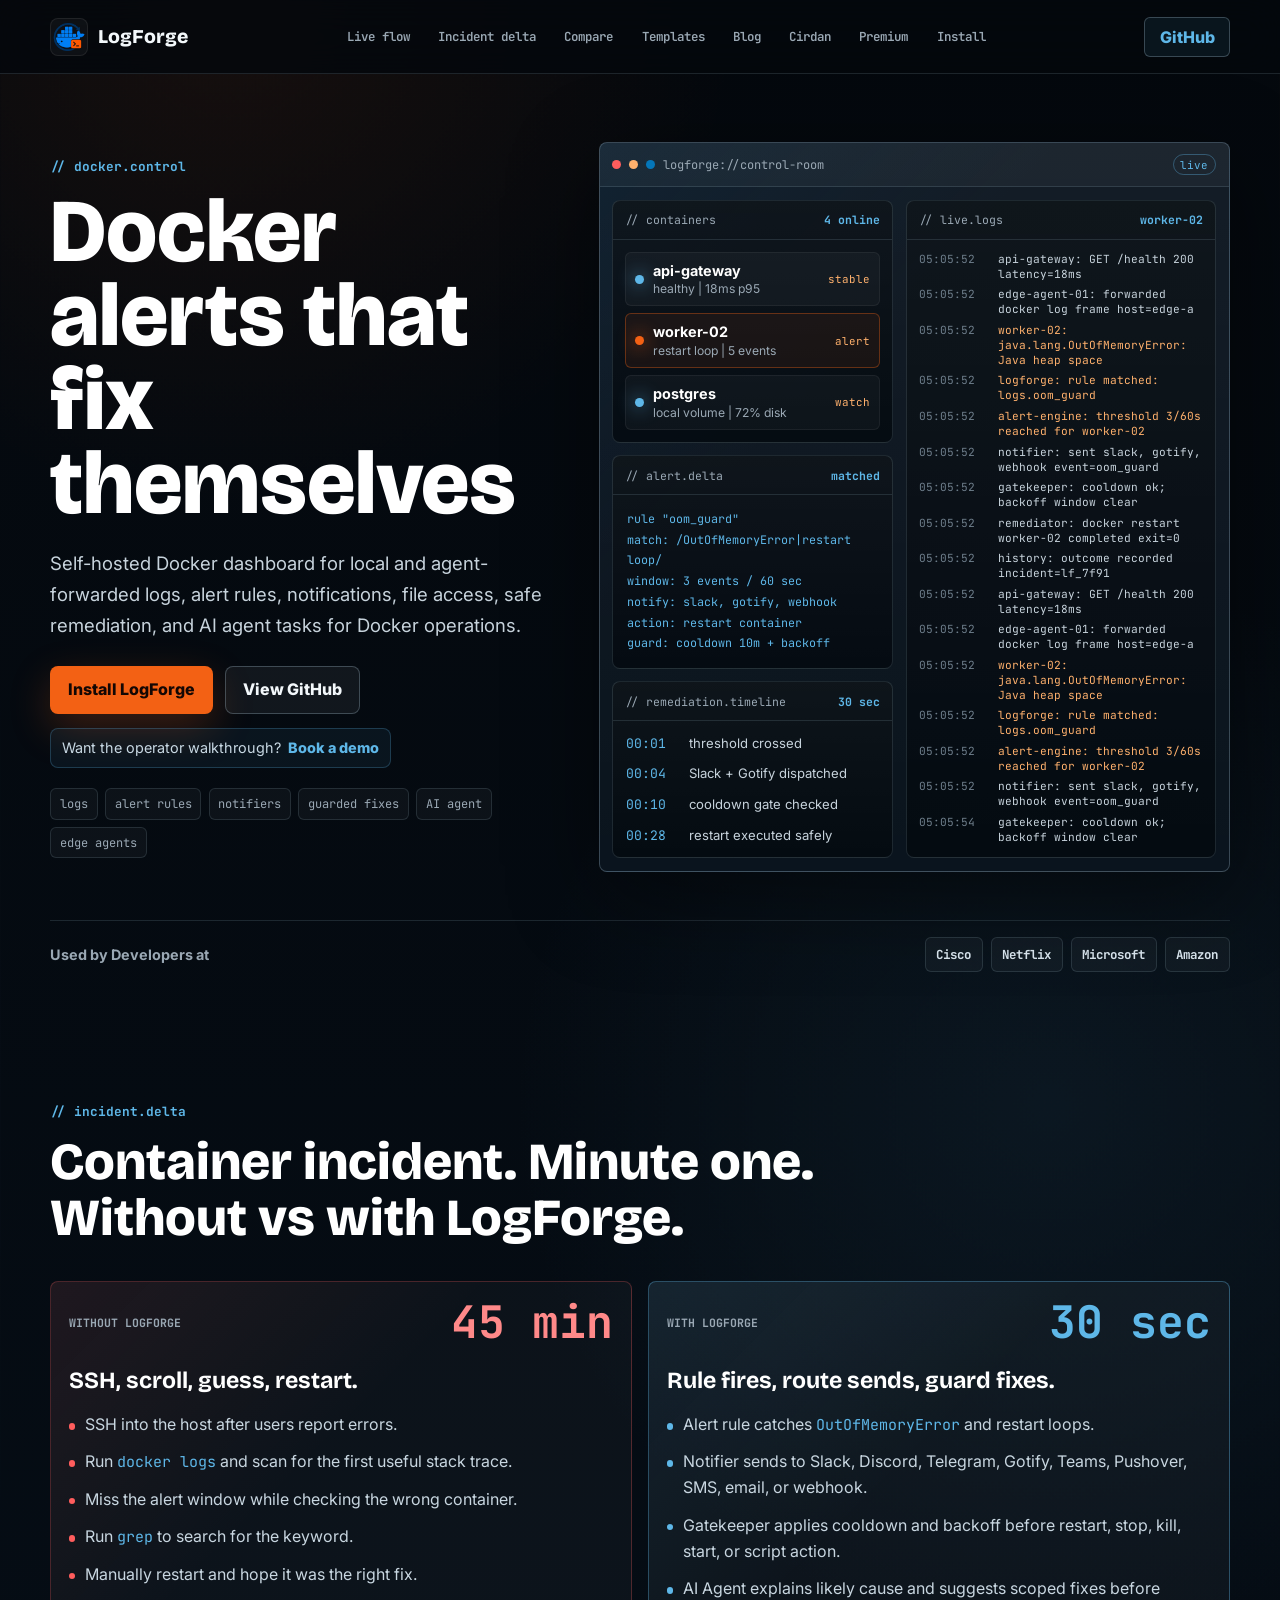
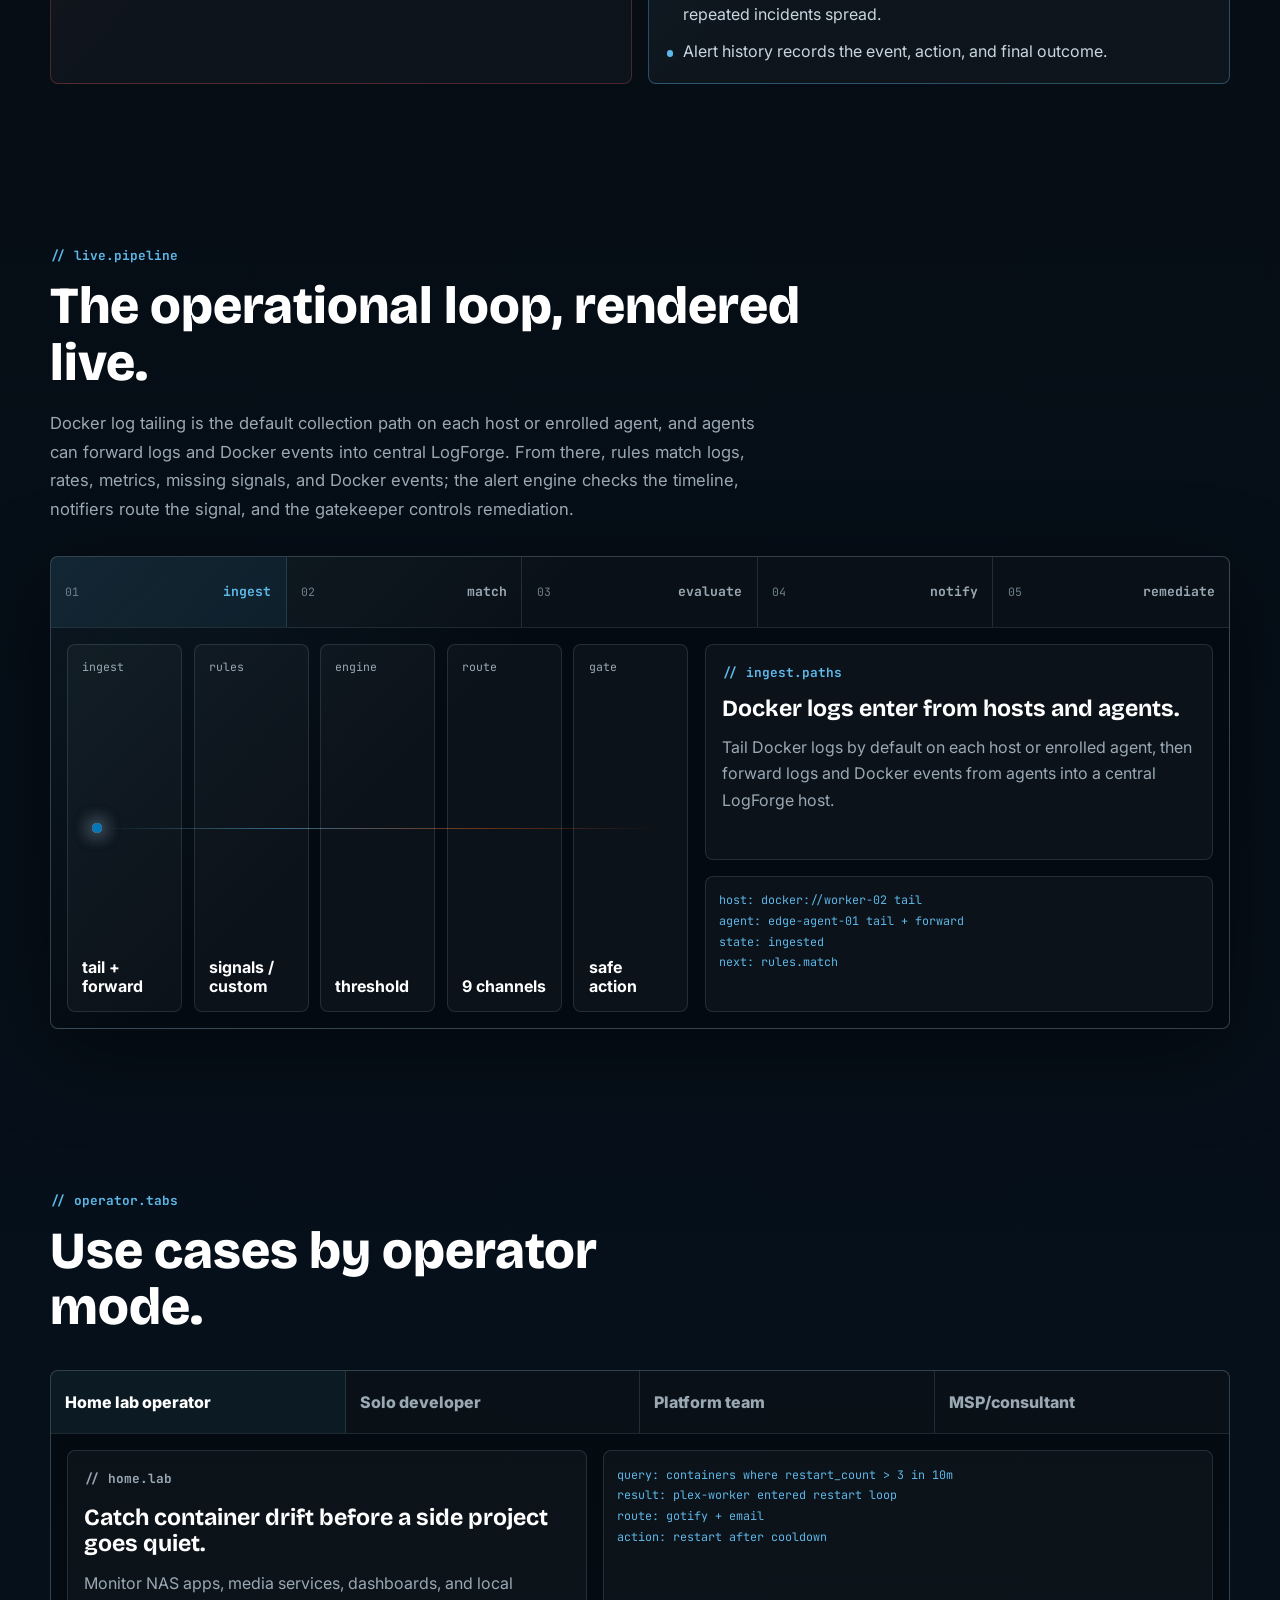
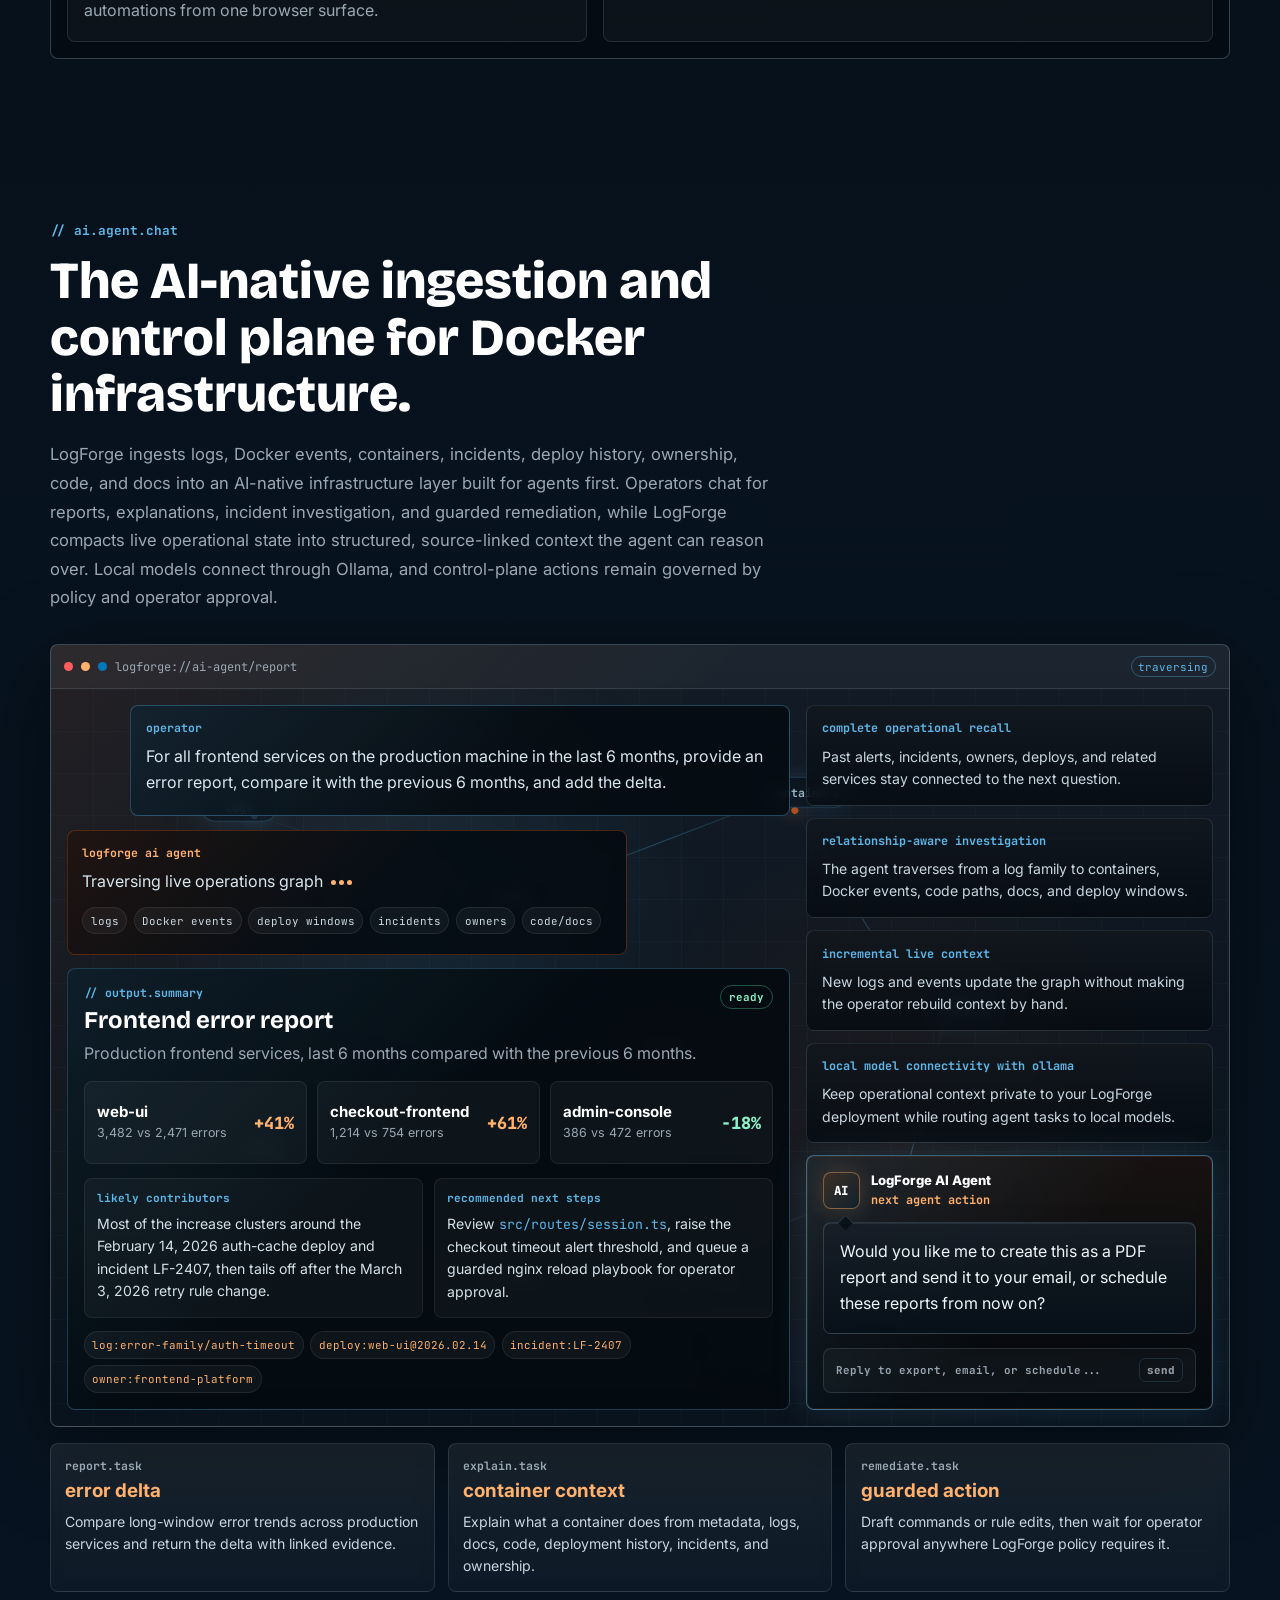
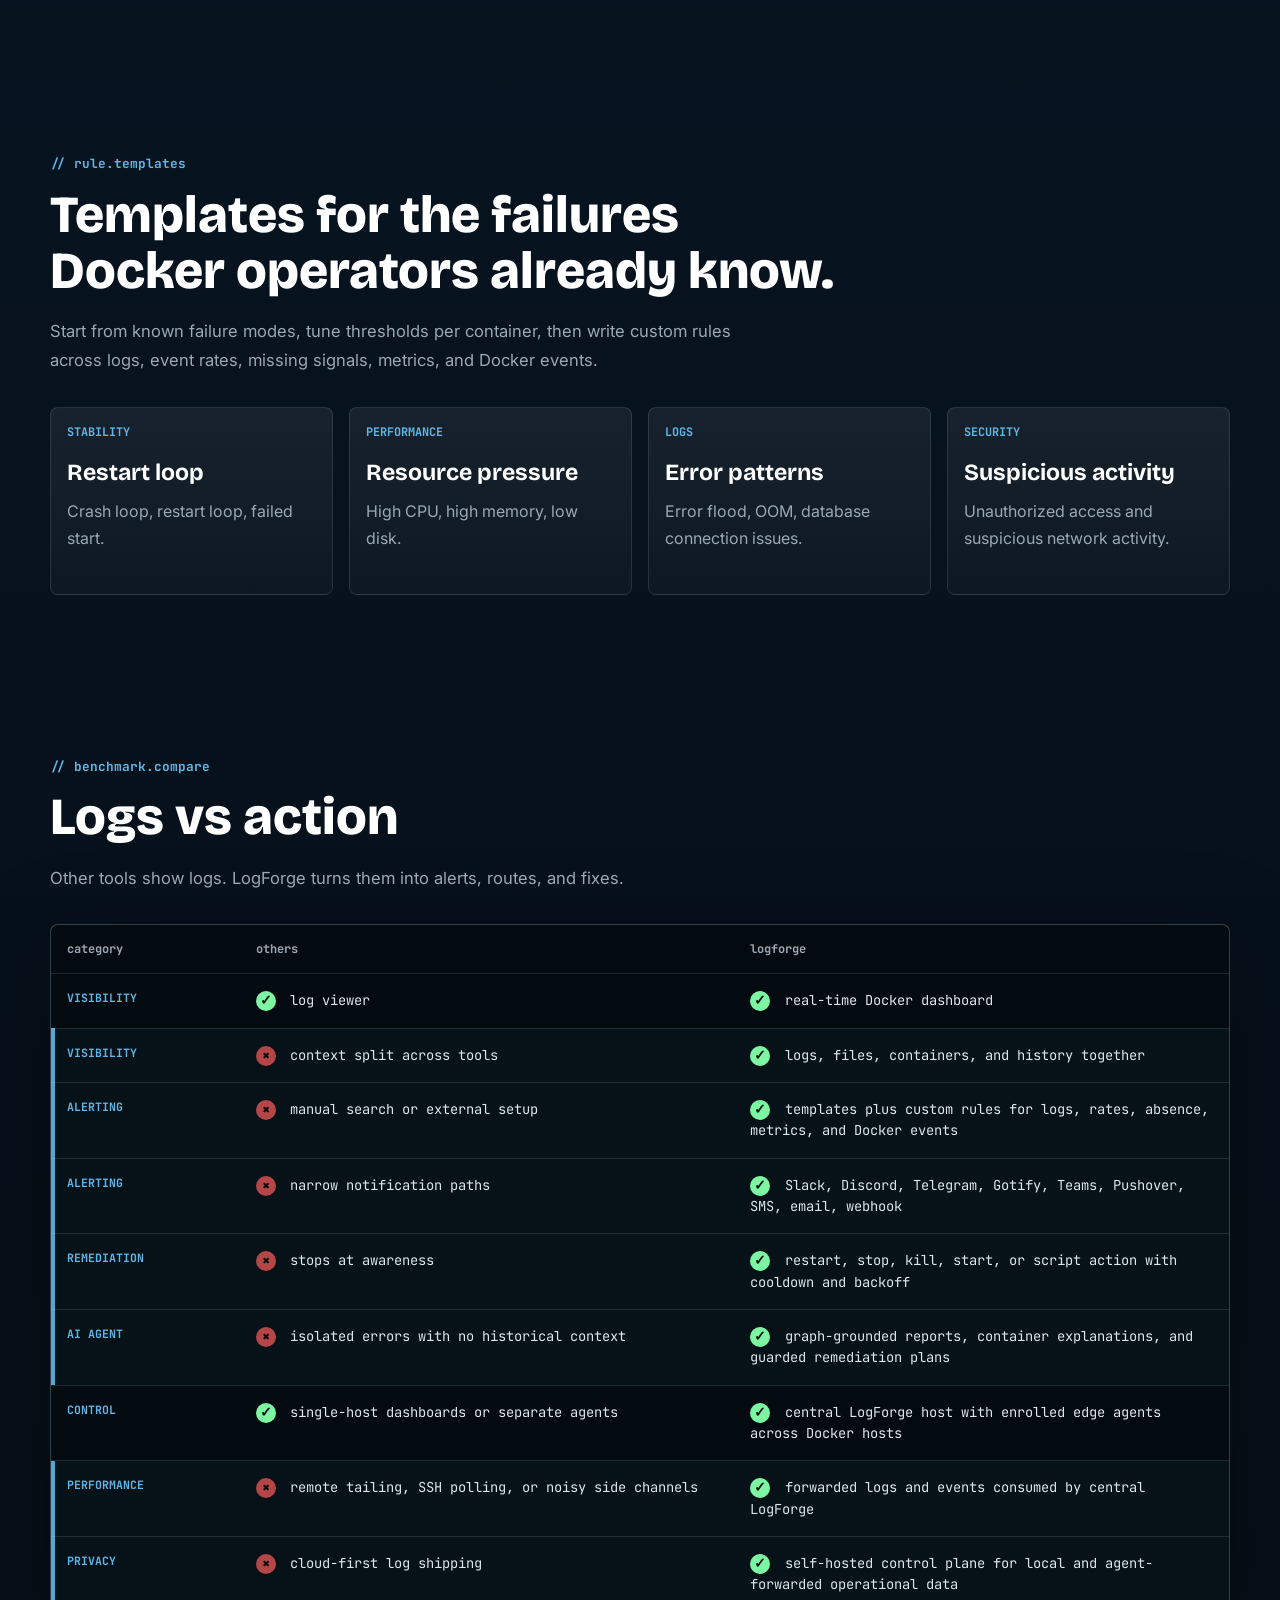
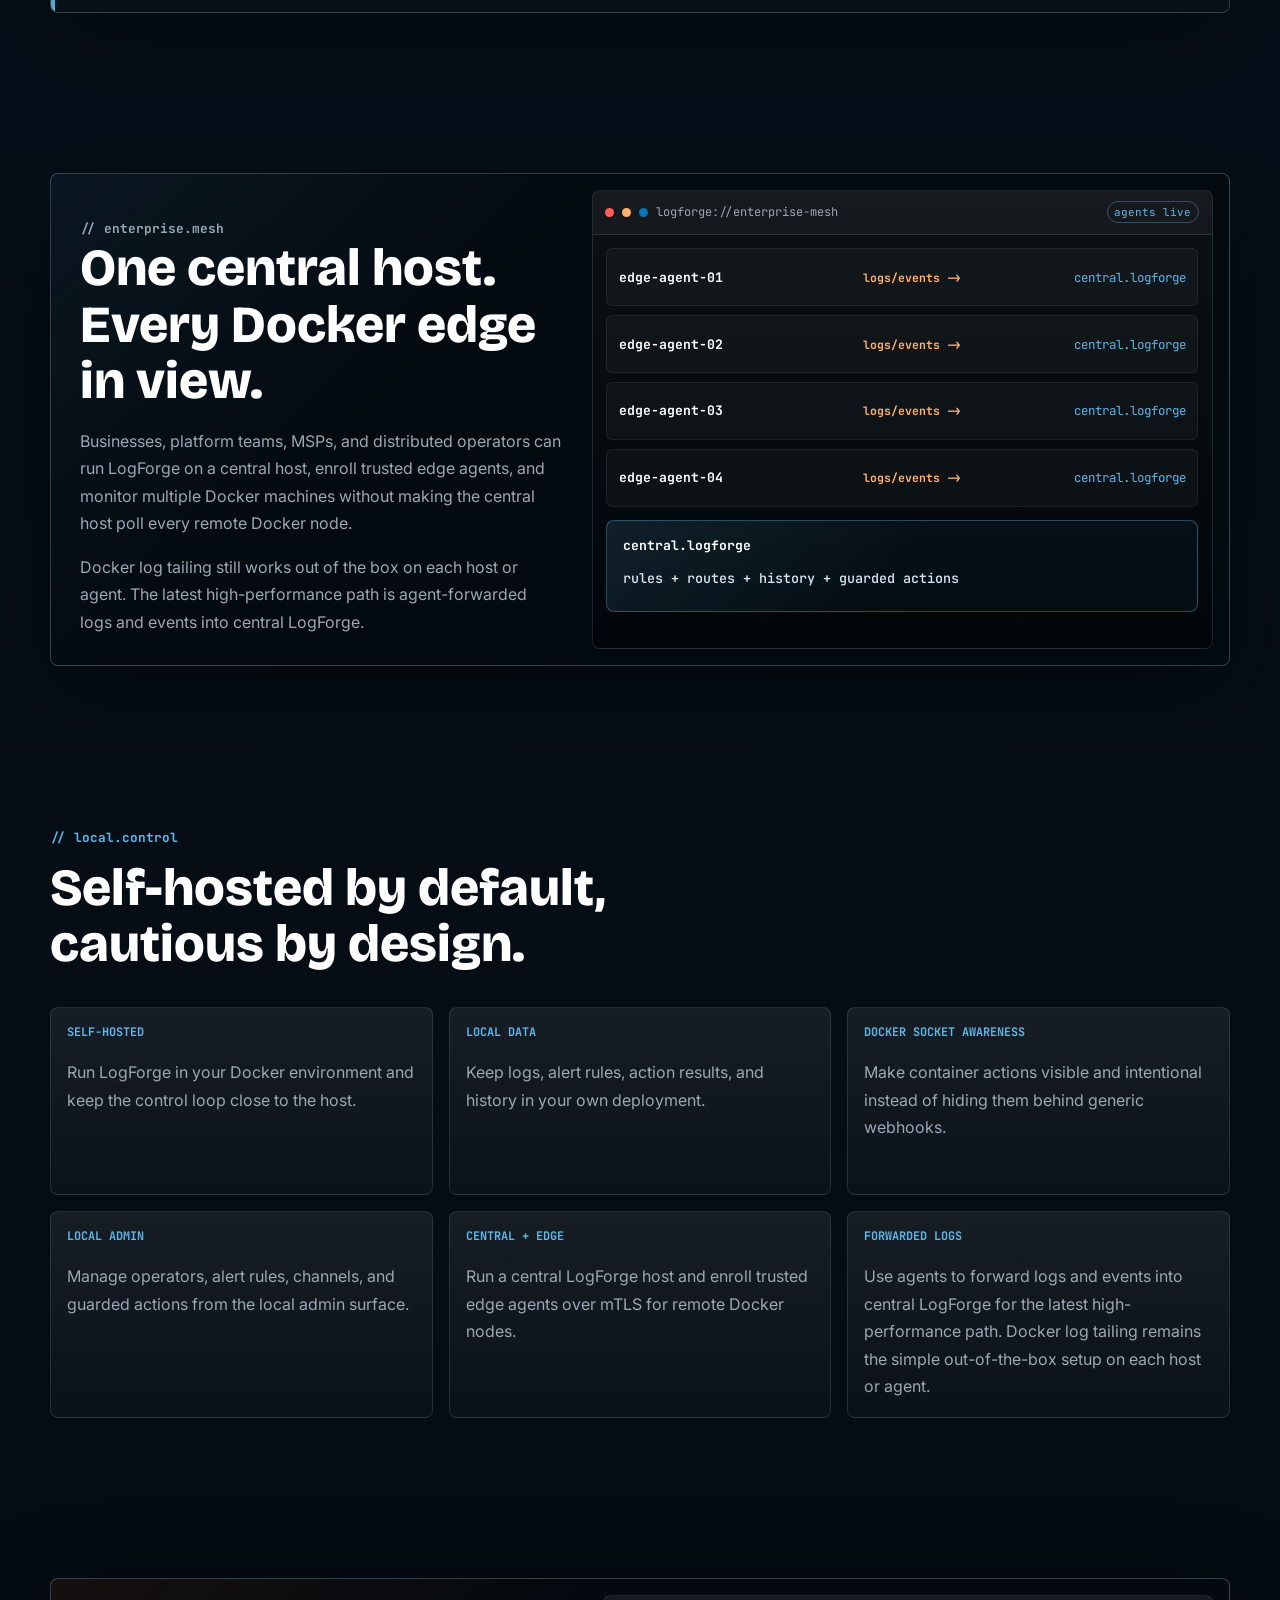
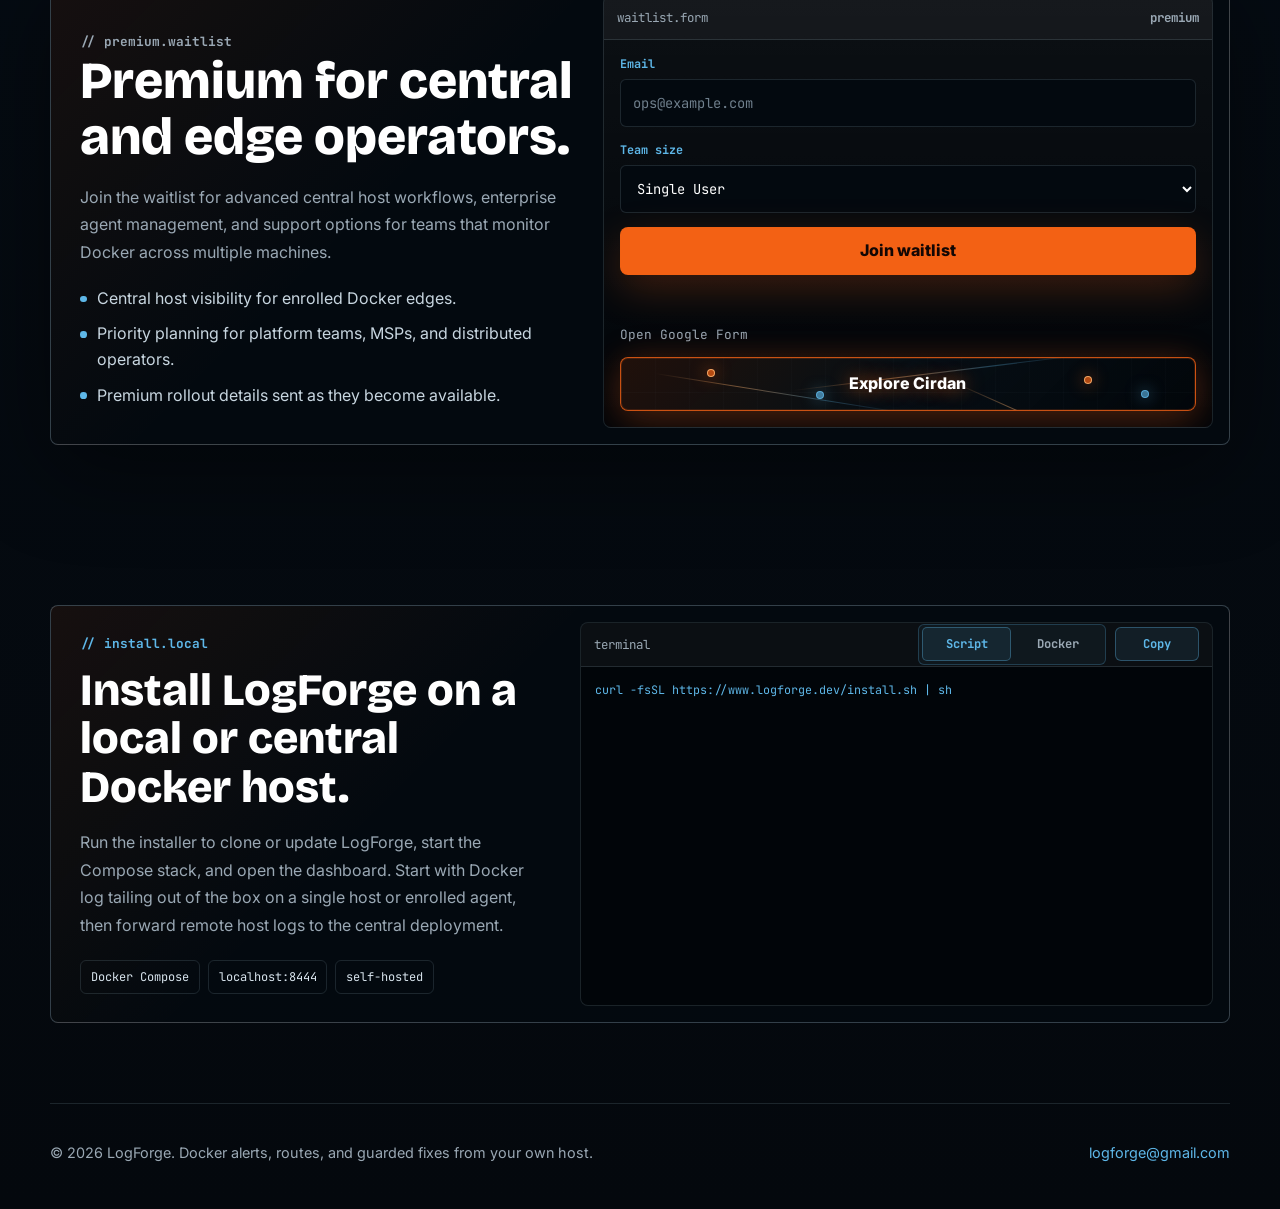
<file: index.html>
<!DOCTYPE html>
<html lang="en">

<head>
    <meta charset="UTF-8" />
    <meta name="google-site-verification" content="5gdbox0Q_wbktke-19hYoCBIcnkvSwL-Vssron53sCU" />
    <meta name="viewport" content="width=device-width, initial-scale=1.0" />
    <meta name="description" content="LogForge is a self-hosted Docker dashboard for real-time logs, alert rules, notifications, file access, safe remediation, and an AI agent for Docker operations tasks." />
    <title>LogForge - Docker Alerts That Fix Themselves</title>
    <link rel="canonical" href="https://www.logforge.dev/" />
    <link rel="preconnect" href="https://fonts.googleapis.com" />
    <link rel="preconnect" href="https://fonts.gstatic.com" crossorigin />
    <link href="https://fonts.googleapis.com/css2?family=Bricolage+Grotesque:wght@600;700;800&family=Inter:wght@400;500;600;700;800&family=JetBrains+Mono:wght@400;500;600;700&display=swap" rel="stylesheet" />
    <link rel="icon" href="assets/logo-32x32.ico" type="image/x-icon" />
    <link rel="stylesheet" href="styles.css" />
</head>

<body>
    <div class="page-grid" aria-hidden="true"></div>

    <header class="site-header">
        <a class="brand" href="#top" aria-label="LogForge home">
            <img src="assets/logforge-Icon-transparent-512x512.png" alt="" />
            <span>LogForge</span>
        </a>

        <nav class="site-nav" aria-label="Primary navigation">
            <a href="#flow">Live flow</a>
            <a href="#incident">Incident delta</a>
            <a href="#compare">Compare</a>
            <a href="#templates">Templates</a>
            <a href="blog/">Blog</a>
            <a href="cirdan.html">Cirdan</a>
            <a href="#premium">Premium</a>
            <a href="#install">Install</a>
        </nav>

        <a class="header-cta" href="https://github.com/log-forge/logforge" target="_blank" rel="noopener noreferrer">GitHub</a>
    </header>

    <main id="top">
        <section class="hero" aria-labelledby="hero-title">
            <div class="hero-copy">
                <p class="mono-label">// docker.control</p>
                <h1 id="hero-title">Docker alerts that fix themselves</h1>
                <p class="hero-subhead">Self-hosted Docker dashboard for local and agent-forwarded logs, alert rules, notifications, file access, safe remediation, and AI agent tasks for Docker operations.</p>
                <div class="action-row" aria-label="Primary actions">
                    <a class="button button-primary" href="#install">Install LogForge</a>
                    <a class="button button-secondary" href="https://github.com/log-forge/logforge" target="_blank" rel="noopener noreferrer">View GitHub</a>
                </div>
                <p class="demo-callout">
                    Want the operator walkthrough?
                    <a href="https://calendly.com/madanb1313/logforge-demo" target="_blank" rel="noopener noreferrer">Book a demo</a>
                </p>
                <div class="signal-strip" aria-label="Product capabilities">
                    <span>logs</span>
                    <span>alert rules</span>
                    <span>notifiers</span>
                    <span>guarded fixes</span>
                    <span>AI agent</span>
                    <span>edge agents</span>
                </div>
            </div>

            <aside class="control-room" aria-label="Live Docker control room">
                <div class="window-bar">
                    <span class="window-dot"></span>
                    <span class="window-dot"></span>
                    <span class="window-dot"></span>
                    <span class="window-title">logforge://control-room</span>
                    <span class="window-status">live</span>
                </div>

                <div class="room-grid">
                    <section class="console-panel service-map" aria-label="Container status">
                        <div class="panel-heading">
                            <span>// containers</span>
                            <strong>4 online</strong>
                        </div>
                        <div class="container-list">
                            <article>
                                <span class="status-dot ok"></span>
                                <div>
                                    <strong>api-gateway</strong>
                                    <span>healthy | 18ms p95</span>
                                </div>
                                <em>stable</em>
                            </article>
                            <article class="is-hot">
                                <span class="status-dot warn"></span>
                                <div>
                                    <strong>worker-02</strong>
                                    <span>restart loop | 5 events</span>
                                </div>
                                <em>alert</em>
                            </article>
                            <article>
                                <span class="status-dot ok"></span>
                                <div>
                                    <strong>postgres</strong>
                                    <span>local volume | 72% disk</span>
                                </div>
                                <em>watch</em>
                            </article>
                        </div>
                    </section>

                    <section class="console-panel log-panel" aria-label="Live log stream">
                        <div class="panel-heading">
                            <span>// live.logs</span>
                            <strong>worker-02</strong>
                        </div>
                        <ol id="hero-log-stream" class="log-stream" aria-live="polite"></ol>
                    </section>

                    <section class="console-panel rule-panel" aria-label="Alert rule evaluation">
                        <div class="panel-heading">
                            <span>// alert.delta</span>
                            <strong>matched</strong>
                        </div>
                        <pre><code>rule "oom_guard"
match: /OutOfMemoryError|restart loop/
window: 3 events / 60 sec
notify: slack, gotify, webhook
action: restart container
guard: cooldown 10m + backoff</code></pre>
                    </section>

                    <section class="console-panel timeline-panel" aria-label="Notification and remediation timeline">
                        <div class="panel-heading">
                            <span>// remediation.timeline</span>
                            <strong>30 sec</strong>
                        </div>
                        <ol>
                            <li><span>00:01</span> threshold crossed</li>
                            <li><span>00:04</span> Slack + Gotify dispatched</li>
                            <li><span>00:10</span> cooldown gate checked</li>
                            <li><span>00:28</span> restart executed safely</li>
                        </ol>
                    </section>
                </div>
            </aside>
        </section>

        <section class="proof-band" aria-label="Company proof">
            <p>Used by Developers at</p>
            <div class="company-chips">
                <span>Cisco</span>
                <span>Netflix</span>
                <span>Microsoft</span>
                <span>Amazon</span>
            </div>
        </section>

        <section id="incident" class="section incident-section" aria-labelledby="incident-title">
            <div class="section-kicker">
                <p class="mono-label">// incident.delta</p>
                <h2 id="incident-title">Container incident. Minute one. Without vs with LogForge.</h2>
            </div>

            <div class="delta-grid">
                <article class="delta-card without-card">
                    <div class="delta-head">
                        <span>WITHOUT LOGFORGE</span>
                        <strong>45 min</strong>
                    </div>
                    <h3>SSH, scroll, guess, restart.</h3>
                    <ul>
                        <li>SSH into the host after users report errors.</li>
                        <li>Run <code>docker logs</code> and scan for the first useful stack trace.</li>
                        <li>Miss the alert window while checking the wrong container.</li>
                        <li>Run <code>grep</code> to search for the keyword.</li>
                        <li>Manually restart and hope it was the right fix.</li>
                    </ul>
                </article>

                <article class="delta-card with-card">
                    <div class="delta-head">
                        <span>WITH LOGFORGE</span>
                        <strong>30 sec</strong>
                    </div>
                    <h3>Rule fires, route sends, guard fixes.</h3>
                    <ul>
                        <li>Alert rule catches <code>OutOfMemoryError</code> and restart loops.</li>
                        <li>Notifier sends to Slack, Discord, Telegram, Gotify, Teams, Pushover, SMS, email, or webhook.</li>
                        <li>Gatekeeper applies cooldown and backoff before restart, stop, kill, start, or script action.</li>
                        <li>AI Agent explains likely cause and suggests scoped fixes before repeated incidents spread.</li>
                        <li>Alert history records the event, action, and final outcome.</li>
                    </ul>
                </article>
            </div>
        </section>

        <section id="flow" class="section flow-section" aria-labelledby="flow-title">
            <div class="section-intro">
                <p class="mono-label">// live.pipeline</p>
                <h2 id="flow-title">The operational loop, rendered live.</h2>
                <p>Docker log tailing is the default collection path on each host or enrolled agent, and agents can forward logs and Docker events into central LogForge. From there, rules match logs, rates, metrics, missing signals, and Docker events; the alert engine checks the timeline, notifiers route the signal, and the gatekeeper controls remediation.</p>
            </div>

            <div class="flow-console">
                <div class="flow-rail" aria-label="Flow stages">
                    <button class="flow-node is-active" type="button" data-flow-step="0">
                        <span>01</span>
                        <strong>ingest</strong>
                    </button>
                    <button class="flow-node" type="button" data-flow-step="1">
                        <span>02</span>
                        <strong>match</strong>
                    </button>
                    <button class="flow-node" type="button" data-flow-step="2">
                        <span>03</span>
                        <strong>evaluate</strong>
                    </button>
                    <button class="flow-node" type="button" data-flow-step="3">
                        <span>04</span>
                        <strong>notify</strong>
                    </button>
                    <button class="flow-node" type="button" data-flow-step="4">
                        <span>05</span>
                        <strong>remediate</strong>
                    </button>
                </div>

                <div class="flow-stage">
                    <div class="flow-visual" aria-hidden="true">
                        <span class="packet packet-one"></span>
                        <span class="packet packet-two"></span>
                        <span class="packet packet-three"></span>
                        <div class="flow-column">
                            <span>ingest</span>
                            <strong>tail + forward</strong>
                        </div>
                        <div class="flow-column">
                            <span>rules</span>
                            <strong>signals / custom</strong>
                        </div>
                        <div class="flow-column">
                            <span>engine</span>
                            <strong>threshold</strong>
                        </div>
                        <div class="flow-column">
                            <span>route</span>
                            <strong>9 channels</strong>
                        </div>
                        <div class="flow-column">
                            <span>gate</span>
                            <strong>safe action</strong>
                        </div>
                    </div>

                    <div class="flow-detail">
                        <div>
                            <span class="mono-label" id="flow-step-label">// ingest.paths</span>
                            <h3 id="flow-step-title">Docker logs enter from hosts and agents.</h3>
                            <p id="flow-step-copy">Tail Docker logs by default on each host or enrolled agent, then forward logs and Docker events from agents into a central LogForge host.</p>
                        </div>
                        <pre><code id="flow-step-code">host: docker://worker-02 tail
agent: edge-agent-01 tail + forward
state: ingested
next: rules.match</code></pre>
                    </div>
                </div>
            </div>
        </section>

        <section id="use-cases" class="section use-case-section" aria-labelledby="use-case-title">
            <div class="section-intro compact">
                <p class="mono-label">// operator.tabs</p>
                <h2 id="use-case-title">Use cases by operator mode.</h2>
            </div>

            <div class="tabs" data-tabs>
                <div class="tab-list" role="tablist" aria-label="LogForge use cases">
                    <button class="tab-button is-active" id="tab-home" type="button" role="tab" aria-selected="true" aria-controls="panel-home" data-tab="home">Home lab operator</button>
                    <button class="tab-button" id="tab-solo" type="button" role="tab" aria-selected="false" aria-controls="panel-solo" data-tab="solo">Solo developer</button>
                    <button class="tab-button" id="tab-platform" type="button" role="tab" aria-selected="false" aria-controls="panel-platform" data-tab="platform">Platform team</button>
                    <button class="tab-button" id="tab-msp" type="button" role="tab" aria-selected="false" aria-controls="panel-msp" data-tab="msp">MSP/consultant</button>
                </div>

                <div class="tab-panels">
                    <article class="tab-panel is-active" id="panel-home" role="tabpanel" aria-labelledby="tab-home" data-tab-panel="home">
                        <div>
                            <p class="mono-label">// home.lab</p>
                            <h3>Catch container drift before a side project goes quiet.</h3>
                            <p>Monitor NAS apps, media services, dashboards, and local automations from one browser surface.</p>
                        </div>
                        <pre><code>query: containers where restart_count &gt; 3 in 10m
result: plex-worker entered restart loop
route: gotify + email
action: restart after cooldown</code></pre>
                    </article>

                    <article class="tab-panel" id="panel-solo" role="tabpanel" aria-labelledby="tab-solo" data-tab-panel="solo" hidden>
                        <div>
                            <p class="mono-label">// solo.dev</p>
                            <h3>Keep local services honest while you ship.</h3>
                            <p>Use templates or custom rules for logs, rates, metrics, and container events that normally vanish in a terminal tab you closed an hour ago.</p>
                        </div>
                        <pre><code>query: logs contains "database connection refused"
result: api cannot reach postgres
route: desktop webhook + slack
action: run ./scripts/reconnect-db.sh</code></pre>
                    </article>

                    <article class="tab-panel" id="panel-platform" role="tabpanel" aria-labelledby="tab-platform" data-tab-panel="platform" hidden>
                        <div>
                            <p class="mono-label">// platform.team</p>
                            <h3>Give developers a Docker-native incident console.</h3>
                            <p>Run a central LogForge host that consumes forwarded logs from enrolled agents, standardizes alert rules, and keeps remediation visible without handing every workflow to a cloud APM.</p>
                        </div>
                        <pre><code>query: service=checkout severity=error rate &gt; 20/min
source: agents=edge-a, edge-b
result: error flood confirmed across 2 hosts
route: teams + pager webhook
action: block repeated restarts for 10m</code></pre>
                    </article>

                    <article class="tab-panel" id="panel-msp" role="tabpanel" aria-labelledby="tab-msp" data-tab-panel="msp" hidden>
                        <div>
                            <p class="mono-label">// consultant.ops</p>
                            <h3>Operate client Docker edges from one trusted host.</h3>
                            <p>Enroll trusted agents per client or site, forward logs into central LogForge, and use alert history as the handoff record.</p>
                        </div>
                        <pre><code>query: client=edge-node disk_free &lt; 12%
source: agent://client-a-edge-03
result: low disk on docker volume
route: pushover + webhook
action: run guarded cleanup script</code></pre>
                    </article>
                </div>
            </div>
        </section>

        <section id="ai-remediation" class="section ai-section" aria-labelledby="ai-agent-title">
            <div class="section-intro">
                <p class="mono-label">// ai.agent.chat</p>
                <h2 id="ai-agent-title">The AI-native ingestion and control plane for Docker infrastructure.</h2>
                <p>LogForge ingests logs, Docker events, containers, incidents, deploy history, ownership, code, and docs into an AI-native infrastructure layer built for agents first. Operators chat for reports, explanations, incident investigation, and guarded remediation, while LogForge compacts live operational state into structured, source-linked context the agent can reason over. Local models connect through Ollama, and control-plane actions remain governed by policy and operator approval.</p>
            </div>

            <div class="ai-agent-theater" aria-label="LogForge AI Agent animated chat demo">
                <div class="window-bar">
                    <span class="window-dot"></span>
                    <span class="window-dot"></span>
                    <span class="window-dot"></span>
                    <span class="window-title">logforge://ai-agent/report</span>
                    <span class="window-status">traversing</span>
                </div>

                <div class="ai-theater-body">
                    <div class="thinking-graph" aria-hidden="true">
                        <span class="graph-line line-one"></span>
                        <span class="graph-line line-two"></span>
                        <span class="graph-line line-three"></span>
                        <span class="graph-line line-four"></span>
                        <span class="graph-line line-five"></span>
                        <span class="graph-line line-six"></span>
                        <span class="graph-line line-seven"></span>
                        <span class="graph-node graph-logs">logs</span>
                        <span class="graph-node graph-events">events</span>
                        <span class="graph-node graph-containers">containers</span>
                        <span class="graph-node graph-deploys">deploys</span>
                        <span class="graph-node graph-code">code</span>
                        <span class="graph-node graph-incidents">incidents</span>
                        <span class="graph-node graph-owners">owners</span>
                        <span class="graph-node graph-ollama">ollama</span>
                    </div>

                    <div class="agent-chat-demo">
                        <div class="chat-transcript" aria-label="Agent chat transcript">
                            <article class="chat-message operator-message">
                                <span class="chat-role">operator</span>
                                <p>For all frontend services on the production machine in the last 6 months, provide an error report, compare it with the previous 6 months, and add the delta.</p>
                            </article>

                            <article class="chat-message agent-thinking">
                                <span class="chat-role">LogForge AI Agent</span>
                                <p>
                                    Traversing live operations graph
                                    <span class="typing-dots" aria-hidden="true"><span></span><span></span><span></span></span>
                                </p>
                                <ul class="agent-trace" aria-label="Context being retrieved">
                                    <li>logs</li>
                                    <li>Docker events</li>
                                    <li>deploy windows</li>
                                    <li>incidents</li>
                                    <li>owners</li>
                                    <li>code/docs</li>
                                </ul>
                            </article>

                            <section class="agent-report" aria-label="AI agent output summary">
                                <div class="agent-report-header">
                                    <div>
                                        <span class="report-kicker">// output.summary</span>
                                        <h3>Frontend error report</h3>
                                        <p>Production frontend services, last 6 months compared with the previous 6 months.</p>
                                    </div>
                                    <strong>ready</strong>
                                </div>

                                <div class="report-service-list" aria-label="Service-level error deltas">
                                    <article>
                                        <div>
                                            <strong>web-ui</strong>
                                            <span>3,482 vs 2,471 errors</span>
                                        </div>
                                        <em class="delta-up">+41%</em>
                                    </article>
                                    <article>
                                        <div>
                                            <strong>checkout-frontend</strong>
                                            <span>1,214 vs 754 errors</span>
                                        </div>
                                        <em class="delta-up">+61%</em>
                                    </article>
                                    <article>
                                        <div>
                                            <strong>admin-console</strong>
                                            <span>386 vs 472 errors</span>
                                        </div>
                                        <em class="delta-down">-18%</em>
                                    </article>
                                </div>

                                <div class="report-findings">
                                    <article>
                                        <span>likely contributors</span>
                                        <p>Most of the increase clusters around the February 14, 2026 auth-cache deploy and incident LF-2407, then tails off after the March 3, 2026 retry rule change.</p>
                                    </article>
                                    <article>
                                        <span>recommended next steps</span>
                                        <p>Review <code>src/routes/session.ts</code>, raise the checkout timeout alert threshold, and queue a guarded nginx reload playbook for operator approval.</p>
                                    </article>
                                </div>

                                <div class="source-pills" aria-label="Source-linked evidence">
                                    <span>log:error-family/auth-timeout</span>
                                    <span>deploy:web-ui@2026.02.14</span>
                                    <span>incident:LF-2407</span>
                                    <span>owner:frontend-platform</span>
                                </div>
                            </section>
                        </div>

                        <aside class="agent-context-rail" aria-label="Behind-the-scenes graph context benefits">
                            <article>
                                <span>complete operational recall</span>
                                <p>Past alerts, incidents, owners, deploys, and related services stay connected to the next question.</p>
                            </article>
                            <article>
                                <span>relationship-aware investigation</span>
                                <p>The agent traverses from a log family to containers, Docker events, code paths, docs, and deploy windows.</p>
                            </article>
                            <article>
                                <span>incremental live context</span>
                                <p>New logs and events update the graph without making the operator rebuild context by hand.</p>
                            </article>
                            <article>
                                <span>local model connectivity with Ollama</span>
                                <p>Keep operational context private to your LogForge deployment while routing agent tasks to local models.</p>
                            </article>
                            <article class="agent-follow-up-prompt" aria-label="LogForge AI Agent follow-up prompt">
                                <div class="follow-up-agent-row">
                                    <span class="follow-up-avatar" aria-hidden="true">AI</span>
                                    <div class="follow-up-agent-meta">
                                        <strong>LogForge AI Agent</strong>
                                        <span>next agent action</span>
                                    </div>
                                </div>
                                <div class="follow-up-bubble">
                                    <p>Would you like me to create this as a PDF report and send it to your email, or schedule these reports from now on?</p>
                                </div>
                                <div class="follow-up-chat-bar" aria-hidden="true">
                                    <span>Reply to export, email, or schedule...</span>
                                    <span class="follow-up-send">send</span>
                                </div>
                            </article>
                        </aside>
                    </div>
                </div>
            </div>

            <div class="agent-task-chips" aria-label="LogForge AI Agent task examples">
                <article>
                    <span>report.task</span>
                    <strong>error delta</strong>
                    <p>Compare long-window error trends across production services and return the delta with linked evidence.</p>
                </article>
                <article>
                    <span>explain.task</span>
                    <strong>container context</strong>
                    <p>Explain what a container does from metadata, logs, docs, code, deployment history, incidents, and ownership.</p>
                </article>
                <article>
                    <span>remediate.task</span>
                    <strong>guarded action</strong>
                    <p>Draft commands or rule edits, then wait for operator approval anywhere LogForge policy requires it.</p>
                </article>
            </div>
        </section>

        <section id="templates" class="section templates-section" aria-labelledby="templates-title">
            <div class="section-intro">
                <p class="mono-label">// rule.templates</p>
                <h2 id="templates-title">Templates for the failures Docker operators already know.</h2>
                <p>Start from known failure modes, tune thresholds per container, then write custom rules across logs, event rates, missing signals, metrics, and Docker events.</p>
            </div>

            <div class="template-grid">
                <article>
                    <span>STABILITY</span>
                    <h3>Restart loop</h3>
                    <p>Crash loop, restart loop, failed start.</p>
                </article>
                <article>
                    <span>PERFORMANCE</span>
                    <h3>Resource pressure</h3>
                    <p>High CPU, high memory, low disk.</p>
                </article>
                <article>
                    <span>LOGS</span>
                    <h3>Error patterns</h3>
                    <p>Error flood, OOM, database connection issues.</p>
                </article>
                <article>
                    <span>SECURITY</span>
                    <h3>Suspicious activity</h3>
                    <p>Unauthorized access and suspicious network activity.</p>
                </article>
            </div>
        </section>

        <section id="compare" class="section compare-section" aria-labelledby="compare-title">
            <div class="section-intro">
                <p class="mono-label">// benchmark.compare</p>
                <h2 id="compare-title">Logs vs action</h2>
                <p>Other tools show logs. LogForge turns them into alerts, routes, and fixes.</p>
            </div>

            <div class="compare-table-wrap" role="region" aria-label="LogForge comparison table" tabindex="0">
                <table class="compare-table">
                    <thead>
                        <tr>
                            <th scope="col">category</th>
                            <th scope="col">others</th>
                            <th scope="col">logforge</th>
                        </tr>
                    </thead>
                    <tbody>
                        <tr>
                            <th scope="row">VISIBILITY</th>
                            <td><span class="mark yes">✓</span> log viewer</td>
                            <td><span class="mark yes">✓</span> real-time Docker dashboard</td>
                        </tr>
                        <tr class="logforge-row">
                            <th scope="row">VISIBILITY</th>
                            <td><span class="mark no">×</span> context split across tools</td>
                            <td><span class="mark yes">✓</span> logs, files, containers, and history together</td>
                        </tr>
                        <tr class="logforge-row">
                            <th scope="row">ALERTING</th>
                            <td><span class="mark no">×</span> manual search or external setup</td>
                            <td><span class="mark yes">✓</span> templates plus custom rules for logs, rates, absence, metrics, and Docker events</td>
                        </tr>
                        <tr class="logforge-row">
                            <th scope="row">ALERTING</th>
                            <td><span class="mark no">×</span> narrow notification paths</td>
                            <td><span class="mark yes">✓</span> Slack, Discord, Telegram, Gotify, Teams, Pushover, SMS, email, webhook</td>
                        </tr>
                        <tr class="logforge-row">
                            <th scope="row">REMEDIATION</th>
                            <td><span class="mark no">×</span> stops at awareness</td>
                            <td><span class="mark yes">✓</span> restart, stop, kill, start, or script action with cooldown and backoff</td>
                        </tr>
                        <tr class="logforge-row">
                            <th scope="row">AI AGENT</th>
                            <td><span class="mark no">×</span> isolated errors with no historical context</td>
                            <td><span class="mark yes">✓</span> graph-grounded reports, container explanations, and guarded remediation plans</td>
                        </tr>
                        <tr>
                            <th scope="row">CONTROL</th>
                            <td><span class="mark yes">✓</span> single-host dashboards or separate agents</td>
                            <td><span class="mark yes">✓</span> central LogForge host with enrolled edge agents across Docker hosts</td>
                        </tr>
                        <tr class="logforge-row">
                            <th scope="row">PERFORMANCE</th>
                            <td><span class="mark no">×</span> remote tailing, SSH polling, or noisy side channels</td>
                            <td><span class="mark yes">✓</span> forwarded logs and events consumed by central LogForge</td>
                        </tr>
                        <tr class="logforge-row">
                            <th scope="row">PRIVACY</th>
                            <td><span class="mark no">×</span> cloud-first log shipping</td>
                            <td><span class="mark yes">✓</span> self-hosted control plane for local and agent-forwarded operational data</td>
                        </tr>
                    </tbody>
                </table>
            </div>
        </section>

        <section class="section mesh-section" aria-labelledby="mesh-title">
            <div class="mesh-layout">
                <div class="mesh-copy">
                    <p class="mono-label">// enterprise.mesh</p>
                    <h2 id="mesh-title">One central host. Every Docker edge in view.</h2>
                    <p>Businesses, platform teams, MSPs, and distributed operators can run LogForge on a central host, enroll trusted edge agents, and monitor multiple Docker machines without making the central host poll every remote Docker node.</p>
                    <p>Docker log tailing still works out of the box on each host or agent. The latest high-performance path is agent-forwarded logs and events into central LogForge.</p>
                </div>

                <aside class="mesh-console" aria-label="Central LogForge agent mesh">
                    <div class="window-bar">
                        <span class="window-dot"></span>
                        <span class="window-dot"></span>
                        <span class="window-dot"></span>
                        <span class="window-title">logforge://enterprise-mesh</span>
                        <span class="window-status">agents live</span>
                    </div>
                    <div class="mesh-body">
                        <ol class="mesh-routes">
                            <li>
                                <span>edge-agent-01</span>
                                <strong>logs/events -&gt;</strong>
                                <em>central.logforge</em>
                            </li>
                            <li>
                                <span>edge-agent-02</span>
                                <strong>logs/events -&gt;</strong>
                                <em>central.logforge</em>
                            </li>
                            <li>
                                <span>edge-agent-03</span>
                                <strong>logs/events -&gt;</strong>
                                <em>central.logforge</em>
                            </li>
                            <li>
                                <span>edge-agent-04</span>
                                <strong>logs/events -&gt;</strong>
                                <em>central.logforge</em>
                            </li>
                        </ol>
                        <div class="central-node">
                            <span>central.logforge</span>
                            <strong>rules + routes + history + guarded actions</strong>
                        </div>
                    </div>
                </aside>
            </div>
        </section>

        <section id="security" class="section security-section" aria-labelledby="security-title">
            <div class="section-intro compact">
                <p class="mono-label">// local.control</p>
                <h2 id="security-title">Self-hosted by default, cautious by design.</h2>
            </div>

            <div class="security-grid">
                <article>
                    <span>SELF-HOSTED</span>
                    <p>Run LogForge in your Docker environment and keep the control loop close to the host.</p>
                </article>
                <article>
                    <span>LOCAL DATA</span>
                    <p>Keep logs, alert rules, action results, and history in your own deployment.</p>
                </article>
                <article>
                    <span>DOCKER SOCKET AWARENESS</span>
                    <p>Make container actions visible and intentional instead of hiding them behind generic webhooks.</p>
                </article>
                <article>
                    <span>LOCAL ADMIN</span>
                    <p>Manage operators, alert rules, channels, and guarded actions from the local admin surface.</p>
                </article>
                <article>
                    <span>CENTRAL + EDGE</span>
                    <p>Run a central LogForge host and enroll trusted edge agents over mTLS for remote Docker nodes.</p>
                </article>
                <article>
                    <span>FORWARDED LOGS</span>
                    <p>Use agents to forward logs and events into central LogForge for the latest high-performance path. Docker log tailing remains the simple out-of-the-box setup on each host or agent.</p>
                </article>
            </div>
        </section>

        <section id="premium" class="section premium-section" aria-labelledby="premium-title">
            <div class="premium-layout">
                <div class="premium-copy">
                    <p class="mono-label">// premium.waitlist</p>
                    <h2 id="premium-title">Premium for central and edge operators.</h2>
                    <p>Join the waitlist for advanced central host workflows, enterprise agent management, and support options for teams that monitor Docker across multiple machines.</p>
                    <ul class="premium-points">
                        <li>Central host visibility for enrolled Docker edges.</li>
                        <li>Priority planning for platform teams, MSPs, and distributed operators.</li>
                        <li>Premium rollout details sent as they become available.</li>
                    </ul>
                </div>

                <form id="premium-form" class="premium-form" action="https://docs.google.com/forms/d/e/1FAIpQLSe7D8ET0jccLyB7ufdlz3Lj9IEhLvrrvncpP8xzFvLgqYZGEQ/formResponse" method="POST" target="_blank">
                    <div class="code-header">
                        <span>waitlist.form</span>
                        <strong>premium</strong>
                    </div>
                    <div class="premium-form-body">
                        <label for="premium-email">
                            <span>Email</span>
                            <input id="premium-email" name="entry.475791116" type="email" autocomplete="email" placeholder="ops@example.com" required />
                        </label>
                        <label for="premium-team-size">
                            <span>Team size</span>
                            <select id="premium-team-size" name="entry.1033853757">
                                <option value="Single User">Single User</option>
                                <option value="1 - 10 people">1 - 10 people</option>
                                <option value="11 - 49 people">11 - 49 people</option>
                                <option value="50 + people">50 + people</option>
                            </select>
                        </label>
                        <button class="button button-primary premium-submit" type="submit">Join waitlist</button>
                        <p id="premium-form-status" class="form-status" role="status" aria-live="polite"></p>
                        <a class="form-fallback" href="https://docs.google.com/forms/d/e/1FAIpQLSe7D8ET0jccLyB7ufdlz3Lj9IEhLvrrvncpP8xzFvLgqYZGEQ/viewform" target="_blank" rel="noopener noreferrer">Open Google Form</a>
                        <a class="button premium-cirdan-link" href="cirdan.html">
                            <span class="premium-cirdan-graph" aria-hidden="true">
                                <span class="premium-cirdan-edge premium-cirdan-edge-one"></span>
                                <span class="premium-cirdan-edge premium-cirdan-edge-two"></span>
                                <span class="premium-cirdan-edge premium-cirdan-edge-three"></span>
                                <span class="premium-cirdan-node premium-cirdan-node-one"></span>
                                <span class="premium-cirdan-node premium-cirdan-node-two"></span>
                                <span class="premium-cirdan-node premium-cirdan-node-three"></span>
                                <span class="premium-cirdan-node premium-cirdan-node-four"></span>
                            </span>
                            <span class="premium-cirdan-label">Explore Cirdan</span>
                        </a>
                    </div>
                </form>
            </div>
        </section>

        <section id="install" class="section install-section" aria-labelledby="install-title">
            <div class="install-layout">
                <div>
                    <p class="mono-label">// install.local</p>
                    <h2 id="install-title">Install LogForge on a local or central Docker host.</h2>
                    <p>Run the installer to clone or update LogForge, start the Compose stack, and open the dashboard. Start with Docker log tailing out of the box on a single host or enrolled agent, then forward remote host logs to the central deployment.</p>
                    <div class="install-stats" aria-label="Install summary">
                        <span>Docker Compose</span>
                        <span>localhost:8444</span>
                        <span>self-hosted</span>
                    </div>
                </div>

                <div class="install-card" data-tabs>
                    <div class="code-header install-code-header">
                        <span>terminal</span>
                        <div class="install-method-toggle" role="tablist" aria-label="Install method">
                            <button class="install-method-tab is-active" id="install-tab-script" type="button" role="tab" aria-selected="true" aria-controls="install-panel-script" data-tab="script">Script</button>
                            <button class="install-method-tab" id="install-tab-docker" type="button" role="tab" aria-selected="false" aria-controls="install-panel-docker" data-tab="docker" tabindex="-1">Docker</button>
                        </div>
                        <button id="copy-install" class="copy-button" type="button" data-copy-target="install-script-snippet">
                            <span class="copy-default">Copy</span>
                            <span class="copy-success">Copied</span>
                        </button>
                    </div>
                    <div class="install-code-panels">
                        <pre class="install-code-panel is-active" id="install-panel-script" role="tabpanel" aria-labelledby="install-tab-script" data-tab-panel="script"><code id="install-script-snippet">curl -fsSL https://www.logforge.dev/install.sh | sh</code></pre>
                        <pre class="install-code-panel" id="install-panel-docker" role="tabpanel" aria-labelledby="install-tab-docker" data-tab-panel="docker" hidden><code id="install-docker-snippet">git clone https://github.com/log-forge/logforge.git
cd logforge
docker compose pull
docker compose up -d
docker compose ps

# Open LogForge
https://localhost:8444</code></pre>
                    </div>
                </div>
            </div>
        </section>
    </main>

    <footer class="site-footer">
        <p>&copy; 2026 LogForge. Docker alerts, routes, and guarded fixes from your own host.</p>
        <a href="mailto:logforge@gmail.com">logforge@gmail.com</a>
    </footer>

    <script src="script.js"></script>
</body>

</html>
</file>
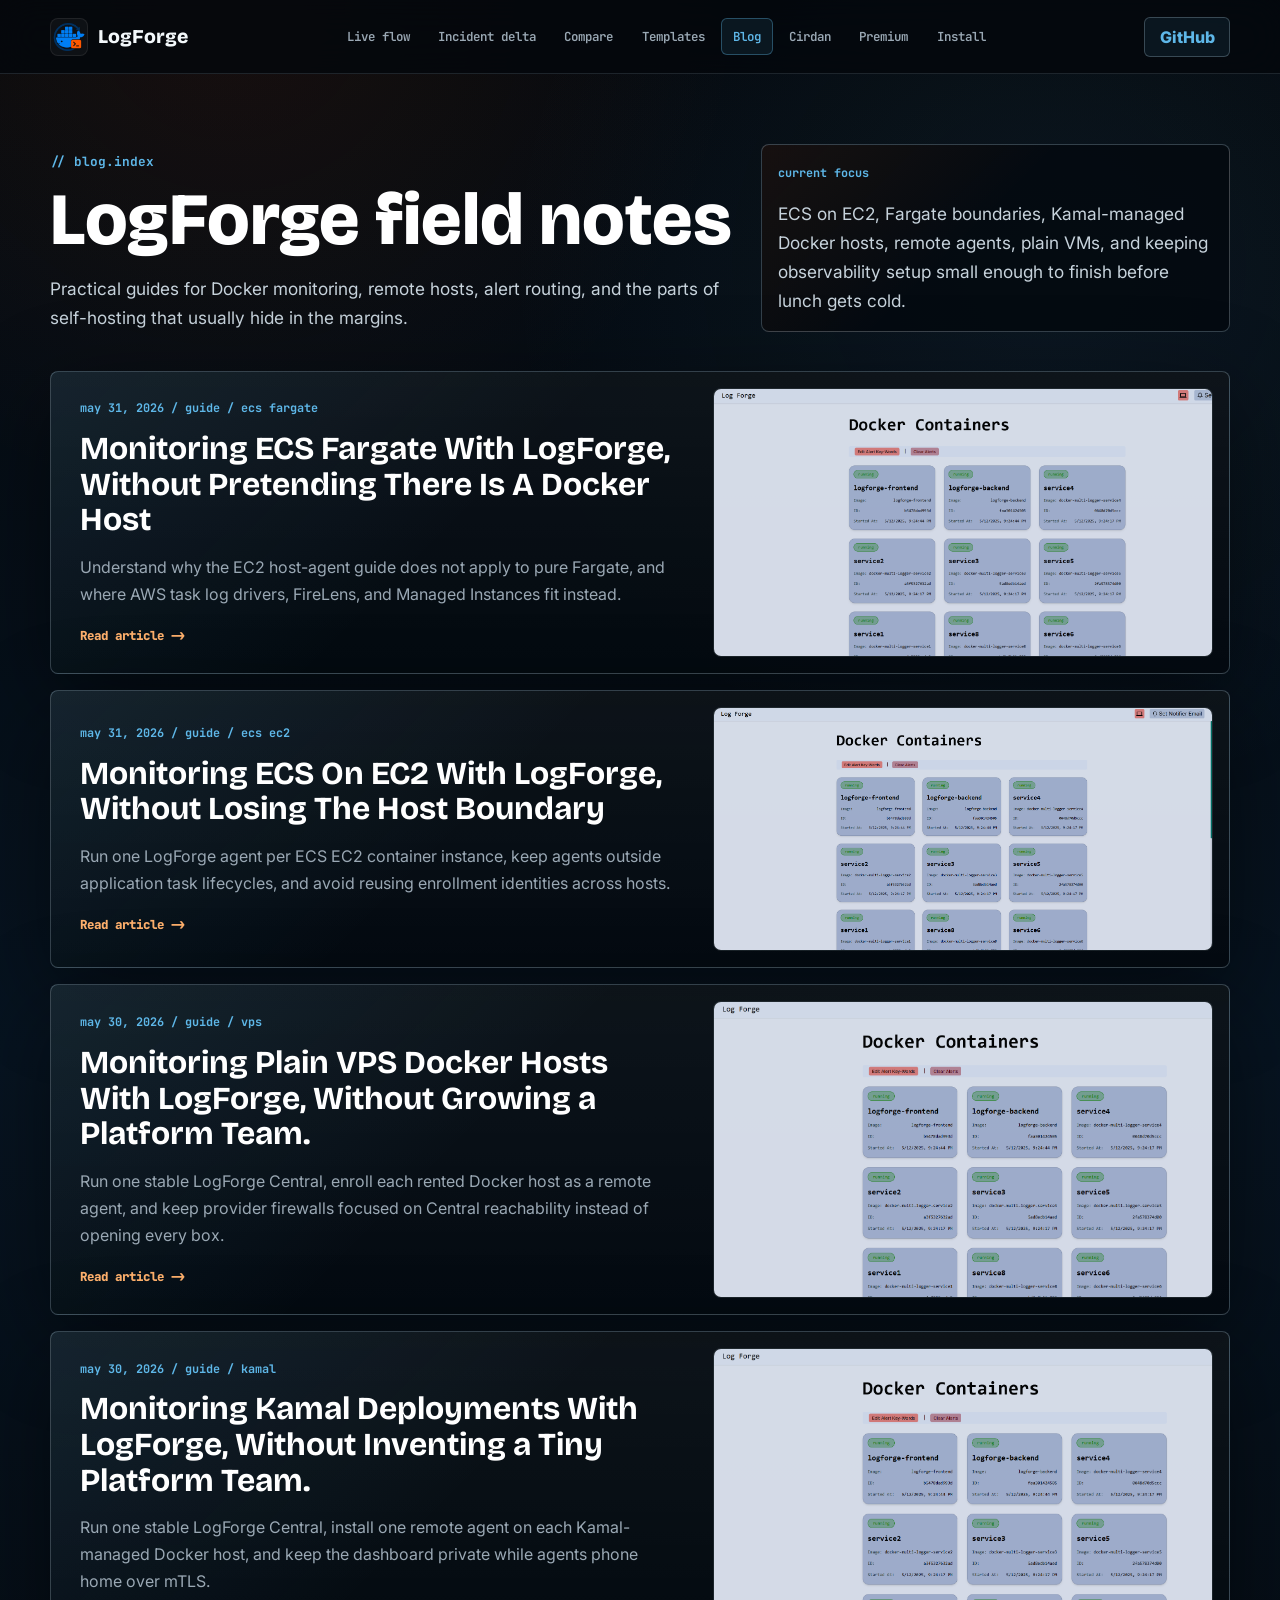
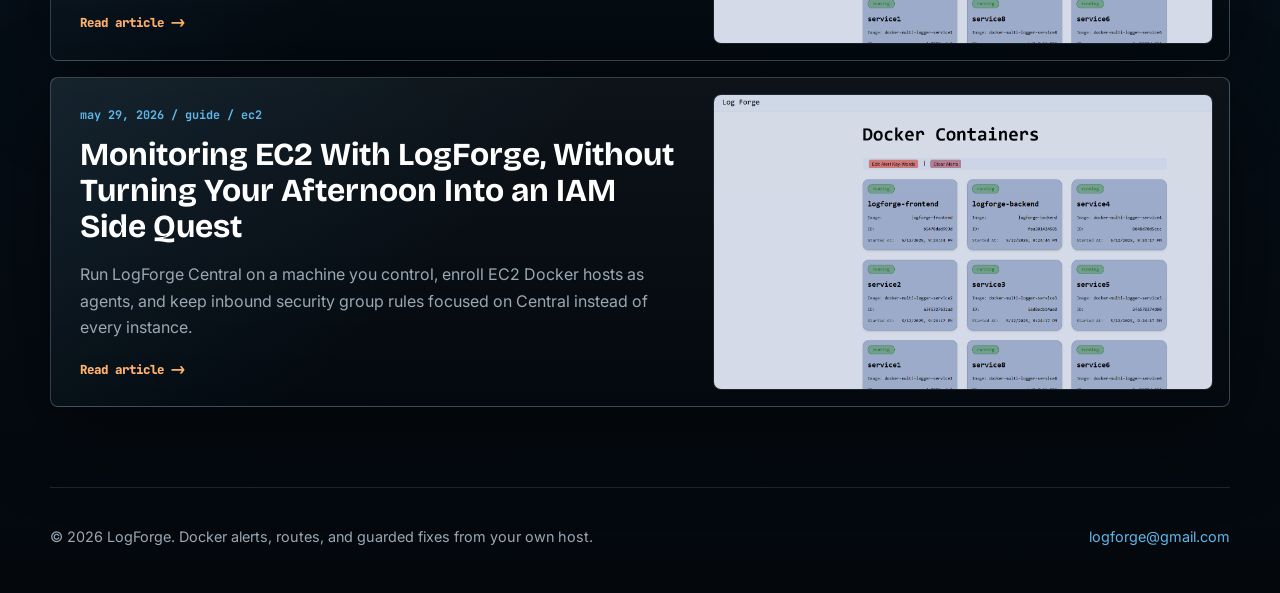
<file: blog/index.html>
<!DOCTYPE html>
<html lang="en">

<head>
    <meta charset="UTF-8" />
    <meta name="viewport" content="width=device-width, initial-scale=1.0" />
    <meta name="description" content="LogForge blog posts and practical guides for monitoring Docker hosts, remote agents, alerting, and self-hosted operations." />
    <title>Blog - LogForge</title>
    <link rel="canonical" href="https://www.logforge.dev/blog/" />
    <link rel="preconnect" href="https://fonts.googleapis.com" />
    <link rel="preconnect" href="https://fonts.gstatic.com" crossorigin />
    <link href="https://fonts.googleapis.com/css2?family=Bricolage+Grotesque:wght@600;700;800&family=Inter:wght@400;500;600;700;800&family=JetBrains+Mono:wght@400;500;600;700&display=swap" rel="stylesheet" />
    <link rel="icon" href="../assets/logo-32x32.ico" type="image/x-icon" />
    <link rel="stylesheet" href="../styles.css" />
</head>

<body class="blog-page">
    <div class="page-grid" aria-hidden="true"></div>

    <header class="site-header">
        <a class="brand" href="../" aria-label="LogForge home">
            <img src="../assets/logforge-Icon-transparent-512x512.png" alt="" />
            <span>LogForge</span>
        </a>

        <nav class="site-nav" aria-label="Primary navigation">
            <a href="../#flow">Live flow</a>
            <a href="../#incident">Incident delta</a>
            <a href="../#compare">Compare</a>
            <a href="../#templates">Templates</a>
            <a href="./" aria-current="page">Blog</a>
            <a href="../cirdan.html">Cirdan</a>
            <a href="../#premium">Premium</a>
            <a href="../#install">Install</a>
        </nav>

        <a class="header-cta" href="https://github.com/log-forge/logforge" target="_blank" rel="noopener noreferrer">GitHub</a>
    </header>

    <main class="blog-main">
        <section class="blog-hero" aria-labelledby="blog-title">
            <div class="blog-hero-layout">
                <div>
                    <p class="mono-label">// blog.index</p>
                    <h1 id="blog-title">LogForge field notes</h1>
                    <p>Practical guides for Docker monitoring, remote hosts, alert routing, and the parts of self-hosting that usually hide in the margins.</p>
                </div>

                <aside class="blog-hero-panel" aria-label="Blog focus areas">
                    <span class="blog-card-meta">current focus</span>
                    <p>ECS on EC2, Fargate boundaries, Kamal-managed Docker hosts, remote agents, plain VMs, and keeping observability setup small enough to finish before lunch gets cold.</p>
                </aside>
            </div>
        </section>

        <section class="post-list" aria-label="Blog posts">
            <a class="post-card" href="monitoring-ecs-fargate-with-logforge.html">
                <div class="post-card-copy">
                    <span class="post-meta"><time datetime="2026-05-31">May 31, 2026</time> / guide / ecs fargate</span>
                    <h2>Monitoring ECS Fargate With LogForge, Without Pretending There Is A Docker Host</h2>
                    <p>Understand why the EC2 host-agent guide does not apply to pure Fargate, and where AWS task log drivers, FireLens, and Managed Instances fit instead.</p>
                    <span class="blog-read-more">Read article</span>
                </div>
                <figure class="post-card-media" aria-label="LogForge dashboard preview">
                    <img src="../assets/logforge-home.png" alt="LogForge dashboard showing Docker monitoring views" loading="lazy" />
                </figure>
            </a>

            <a class="post-card" href="monitoring-ecs-on-ec2-with-logforge.html">
                <div class="post-card-copy">
                    <span class="post-meta"><time datetime="2026-05-31">May 31, 2026</time> / guide / ecs ec2</span>
                    <h2>Monitoring ECS On EC2 With LogForge, Without Losing The Host Boundary</h2>
                    <p>Run one LogForge agent per ECS EC2 container instance, keep agents outside application task lifecycles, and avoid reusing enrollment identities across hosts.</p>
                    <span class="blog-read-more">Read article</span>
                </div>
                <figure class="post-card-media" aria-label="LogForge dashboard preview">
                    <img src="../assets/logforge-home.png" alt="LogForge dashboard showing Docker monitoring views" loading="lazy" />
                </figure>
            </a>

            <a class="post-card" href="monitoring-vps-docker-hosts-with-logforge.html">
                <div class="post-card-copy">
                    <span class="post-meta"><time datetime="2026-05-30">May 30, 2026</time> / guide / vps</span>
                    <h2>Monitoring Plain VPS Docker Hosts With LogForge, Without Growing a Platform Team.</h2>
                    <p>Run one stable LogForge Central, enroll each rented Docker host as a remote agent, and keep provider firewalls focused on Central reachability instead of opening every box.</p>
                    <span class="blog-read-more">Read article</span>
                </div>
                <figure class="post-card-media" aria-label="LogForge dashboard preview">
                    <img src="../assets/logforge-home.png" alt="LogForge dashboard showing Docker monitoring views" loading="lazy" />
                </figure>
            </a>

            <a class="post-card" href="deploying-logforge-with-kamal.html">
                <div class="post-card-copy">
                    <span class="post-meta"><time datetime="2026-05-30">May 30, 2026</time> / guide / kamal</span>
                    <h2>Monitoring Kamal Deployments With LogForge, Without Inventing a Tiny Platform Team.</h2>
                    <p>Run one stable LogForge Central, install one remote agent on each Kamal-managed Docker host, and keep the dashboard private while agents phone home over mTLS.</p>
                    <span class="blog-read-more">Read article</span>
                </div>
                <figure class="post-card-media" aria-label="LogForge dashboard preview">
                    <img src="../assets/logforge-home.png" alt="LogForge dashboard showing Docker monitoring views" loading="lazy" />
                </figure>
            </a>

            <a class="post-card" href="monitoring-ec2-with-logforge.html">
                <div class="post-card-copy">
                    <span class="post-meta"><time datetime="2026-05-29">May 29, 2026</time> / guide / ec2</span>
                    <h2>Monitoring EC2 With LogForge, Without Turning Your Afternoon Into an IAM Side Quest</h2>
                    <p>Run LogForge Central on a machine you control, enroll EC2 Docker hosts as agents, and keep inbound security group rules focused on Central instead of every instance.</p>
                    <span class="blog-read-more">Read article</span>
                </div>
                <figure class="post-card-media" aria-label="LogForge dashboard preview">
                    <img src="../assets/logforge-home.png" alt="LogForge dashboard showing Docker monitoring views" loading="lazy" />
                </figure>
            </a>
        </section>
    </main>

    <footer class="site-footer">
        <p>&copy; 2026 LogForge. Docker alerts, routes, and guarded fixes from your own host.</p>
        <a href="mailto:logforge@gmail.com">logforge@gmail.com</a>
    </footer>

    <script src="../script.js"></script>
</body>

</html>
</file>
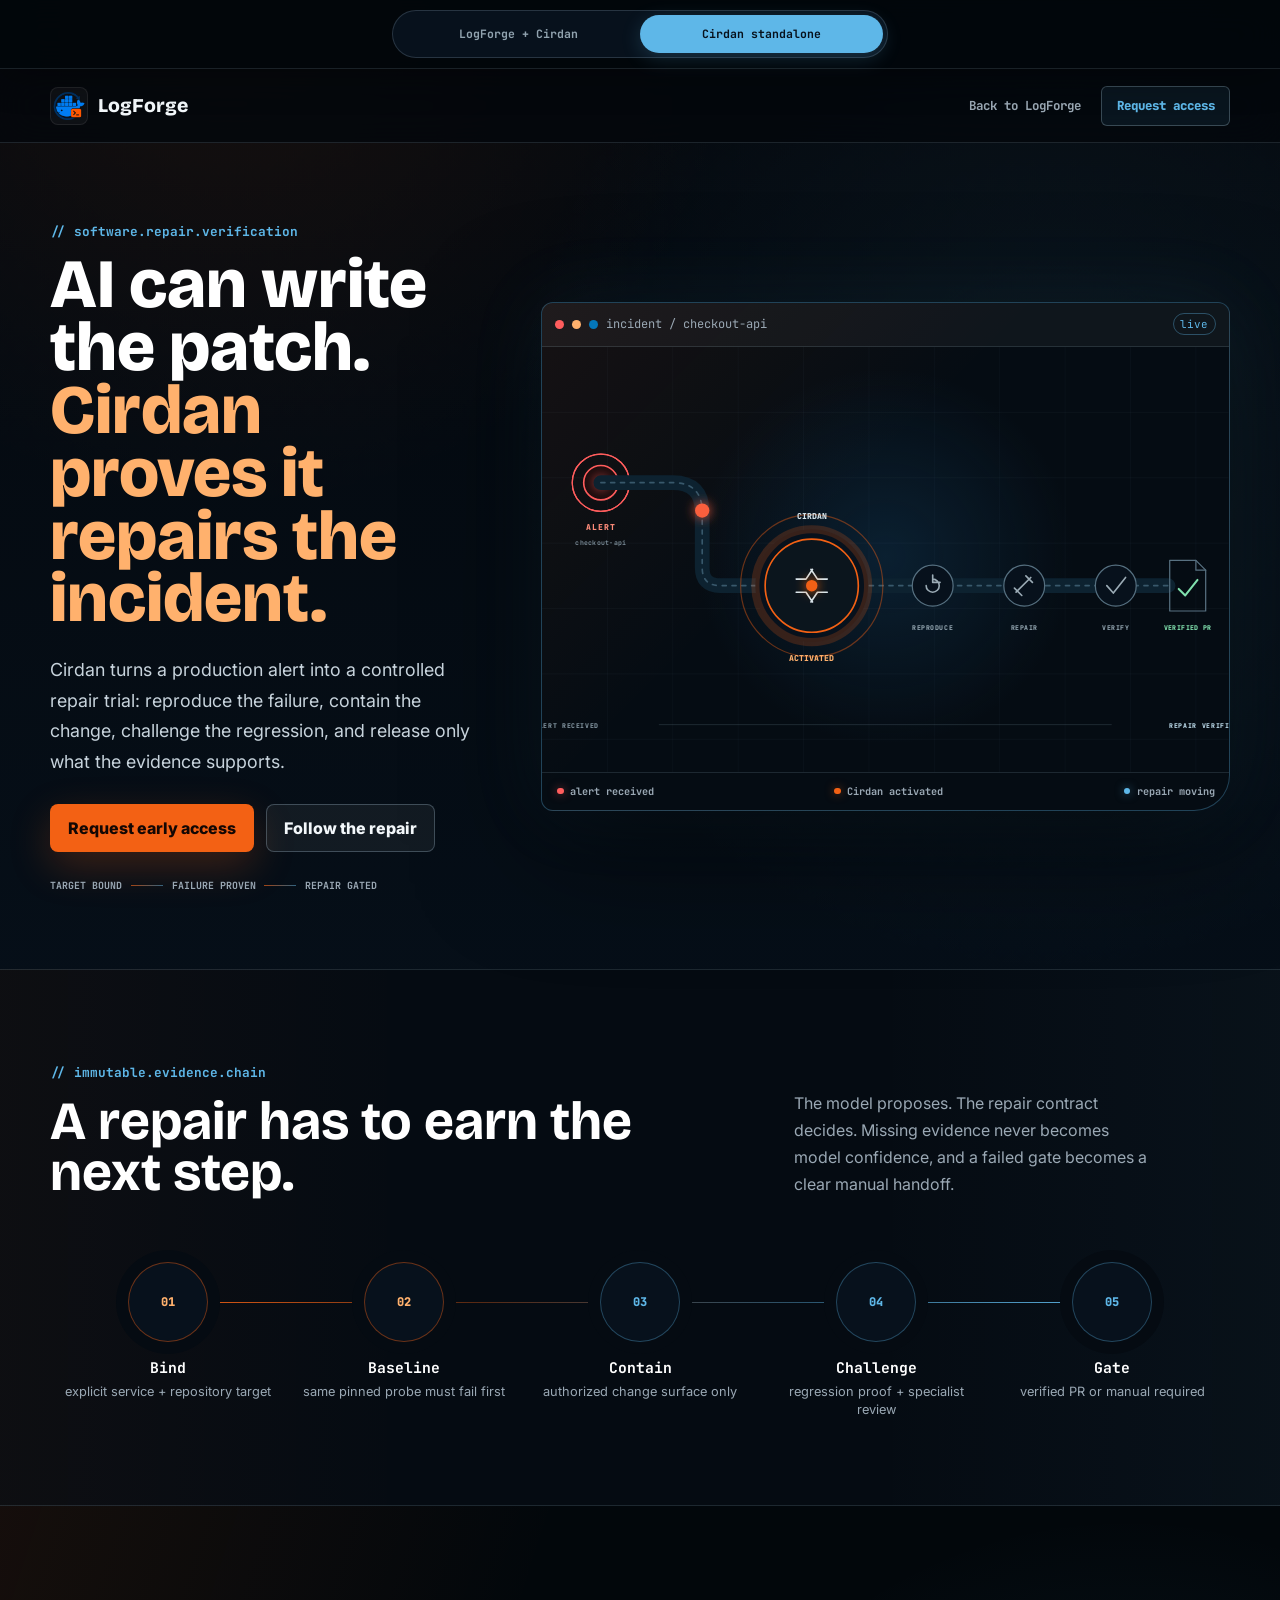
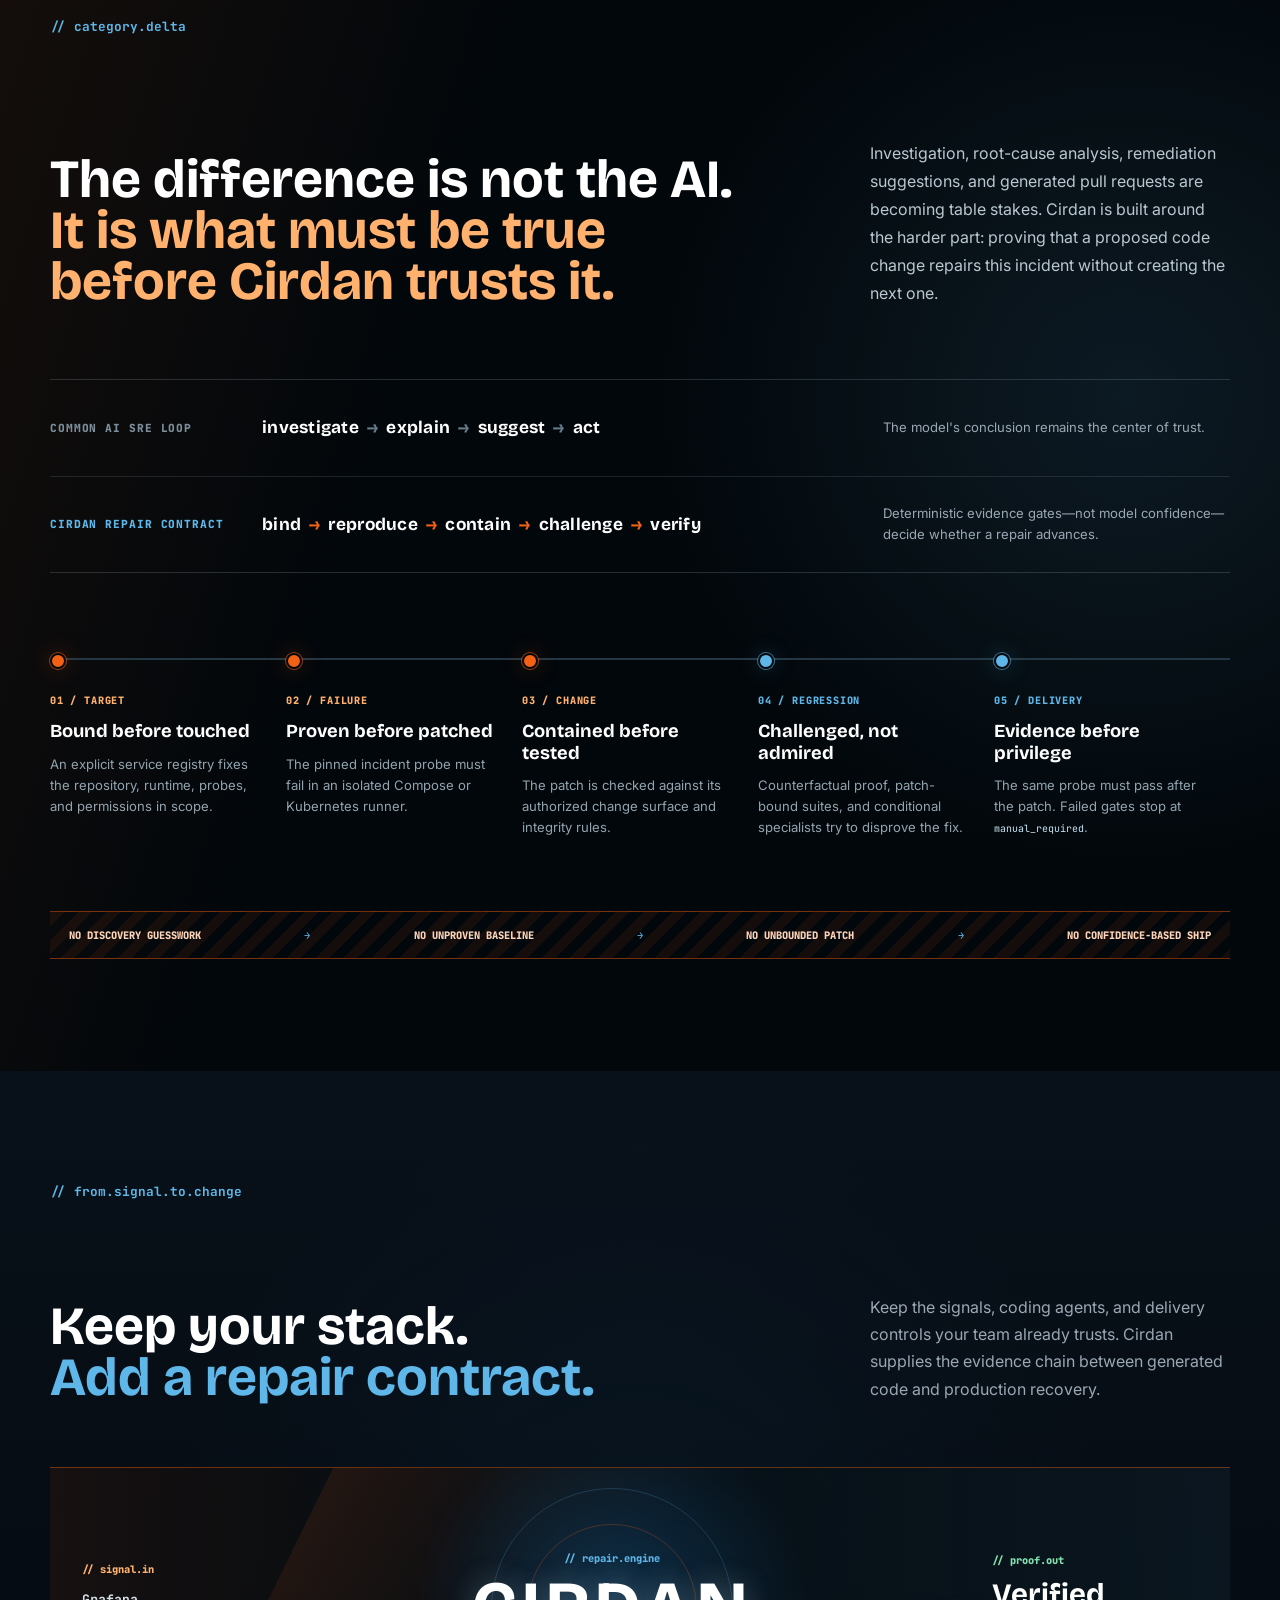
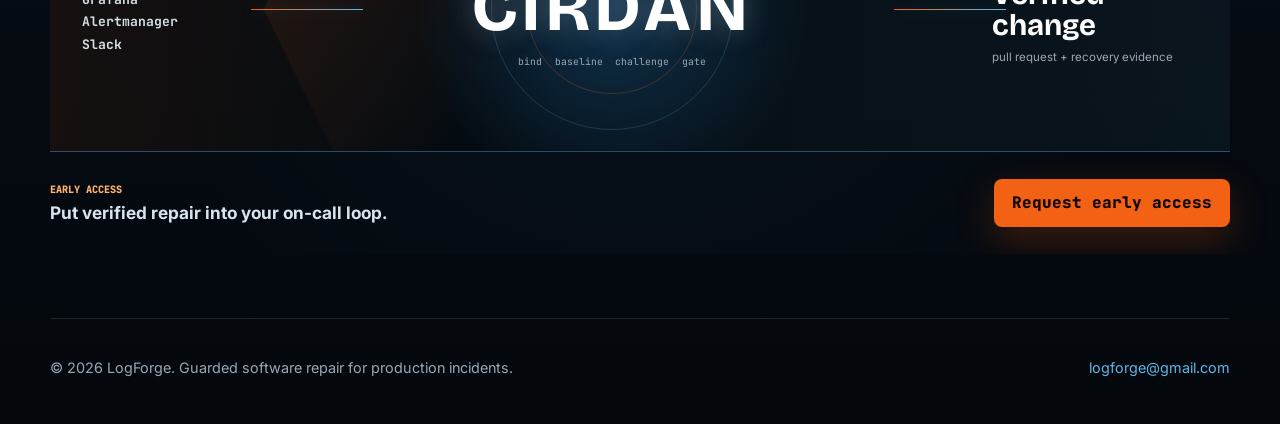
<file: cirdan.html>
<!DOCTYPE html>
<html lang="en">

<head>
    <meta charset="UTF-8" />
    <meta name="viewport" content="width=device-width, initial-scale=1.0" />
    <meta name="description" content="Cirdan is LogForge's software repair verification system. It reproduces production failures, challenges AI-written patches, and gates delivery on evidence." />
    <title>Cirdan - Software Repair Verification | LogForge</title>
    <link rel="canonical" href="https://www.logforge.dev/cirdan.html" />
    <link rel="preconnect" href="https://fonts.googleapis.com" />
    <link rel="preconnect" href="https://fonts.gstatic.com" crossorigin />
    <link href="https://fonts.googleapis.com/css2?family=Bricolage+Grotesque:wght@600;700;800&family=Inter:wght@400;500;600;700;800&family=JetBrains+Mono:wght@400;500;600;700&display=swap" rel="stylesheet" />
    <link rel="icon" href="assets/logo-32x32.ico" type="image/x-icon" />
    <link rel="stylesheet" href="styles.css?v=20260720-1" />
    <link rel="stylesheet" href="cirdan-switch.css?v=20260720-1" />
</head>

<body class="cirdan-page">
    <div class="page-grid" aria-hidden="true"></div>

    <div class="cirdan-product-switcher-shell">
        <nav class="cirdan-product-switcher" aria-label="Choose Cirdan product">
            <a href="cirdan-logforge.html">LogForge + Cirdan</a>
            <a href="cirdan.html" aria-current="page">Cirdan standalone</a>
        </nav>
    </div>

    <header class="site-header cirdan-site-header">
        <a class="brand" href="./" aria-label="LogForge home">
            <img src="assets/logforge-Icon-transparent-512x512.png" alt="" />
            <span>LogForge</span>
        </a>
        <nav class="cirdan-header-nav" aria-label="Cirdan navigation">
            <a href="./">Back to LogForge</a>
            <a class="header-cta" href="./#premium">Request access</a>
        </nav>
    </header>

    <main class="cirdan-main">
        <section class="cirdan-hero" aria-labelledby="cirdan-title">
            <div class="cirdan-hero-copy">
                <p class="mono-label">// software.repair.verification</p>
                <h1 id="cirdan-title">AI can write the patch.<br /><span>Cirdan proves it repairs the incident.</span></h1>
                <p class="cirdan-dek">Cirdan turns a production alert into a controlled repair trial: reproduce the failure, contain the change, challenge the regression, and release only what the evidence supports.</p>
                <div class="action-row" aria-label="Cirdan actions">
                    <a class="button button-primary" href="./#premium">Request early access</a>
                    <a class="button button-secondary" href="#repair-loop">Follow the repair</a>
                </div>
                <div class="cirdan-proof-line" aria-label="Cirdan safety model">
                    <span>target bound</span>
                    <i></i>
                    <span>failure proven</span>
                    <i></i>
                    <span>repair gated</span>
                </div>
            </div>

            <figure class="cirdan-repair-map">
                <figcaption class="window-bar">
                    <span class="window-dot"></span>
                    <span class="window-dot"></span>
                    <span class="window-dot"></span>
                    <span class="window-title">incident / checkout-api</span>
                    <span class="window-status">live</span>
                </figcaption>
                <svg viewBox="0 0 840 520" role="img" aria-labelledby="repair-map-title repair-map-desc">
                    <title id="repair-map-title">An alert activates Cirdan and moves through the repair pipeline</title>
                    <desc id="repair-map-desc">A pulsing alert light enters Cirdan, activates the repair agent, then continues through reproduce, repair, and verify stages before reaching a verified pull request.</desc>
                    <defs>
                        <filter id="activation-glow" x="-120%" y="-120%" width="340%" height="340%">
                            <feGaussianBlur stdDeviation="7" result="blur" />
                            <feMerge>
                                <feMergeNode in="blur" />
                                <feMergeNode in="SourceGraphic" />
                            </feMerge>
                        </filter>
                        <path id="activation-route" d="M72 166H160Q196 166 196 202V270Q196 292 218 292H766" />
                    </defs>

                    <g class="repair-map-grid" aria-hidden="true">
                        <path d="M0 80H840 M0 160H840 M0 240H840 M0 320H840 M0 400H840 M0 480H840" />
                        <path d="M80 0V520 M160 0V520 M240 0V520 M320 0V520 M400 0V520 M480 0V520 M560 0V520 M640 0V520 M720 0V520 M800 0V520" />
                    </g>

                    <g class="activation-alert" transform="translate(72 166)">
                        <circle class="activation-alert-wave activation-alert-wave-one" r="35" />
                        <circle class="activation-alert-wave activation-alert-wave-two" r="35" />
                        <circle class="activation-alert-body" r="21" />
                        <circle class="activation-alert-core" r="7" />
                        <text y="58">ALERT</text>
                        <text class="activation-detail" y="76">checkout-api</text>
                    </g>

                    <use class="activation-pipe-outer" href="#activation-route" />
                    <use class="activation-pipe-inner" href="#activation-route" />

                    <g class="activation-cirdan" transform="translate(330 292)">
                        <circle class="activation-cirdan-wave" r="87" />
                        <circle class="activation-cirdan-rim" r="69" />
                        <circle class="activation-cirdan-body" r="57" />
                        <path class="activation-cirdan-mark" d="M-19 -8H-7L1 -20M-19 8H-7L1 20M19 -8H7L-1 -20M19 8H7L-1 20" />
                        <circle r="7" />
                        <text class="activation-cirdan-name" y="-82">CIRDAN</text>
                        <text class="activation-cirdan-status" y="92">ACTIVATED</text>
                    </g>

                    <g class="activation-stage activation-stage-reproduce" transform="translate(478 292)">
                        <circle r="25" />
                        <path d="M-8 0A8 8 0 1 0 0 -8M0 -13V-4H9" />
                        <text y="54">REPRODUCE</text>
                    </g>

                    <g class="activation-stage activation-stage-repair" transform="translate(590 292)">
                        <circle r="25" />
                        <path d="M-10 8L8 -10M2 -12L10 -4M-12 3L-3 12" />
                        <text y="54">REPAIR</text>
                    </g>

                    <g class="activation-stage activation-stage-verify" transform="translate(702 292)">
                        <circle r="25" />
                        <path d="M-11 0L-3 9L12 -10" />
                        <text y="54">VERIFY</text>
                    </g>

                    <g class="activation-output" transform="translate(790 292)">
                        <path class="activation-output-page" d="M-22 -31H10L22 -19V31H-22Z" />
                        <path class="activation-output-fold" d="M10 -31V-19H22" />
                        <path class="activation-output-check" d="M-11 4L-3 12L12 -7" />
                        <text y="54">VERIFIED PR</text>
                    </g>

                    <circle class="activation-light" r="9">
                        <animateMotion dur="7s" repeatCount="indefinite" keyPoints="0;0;0.403;0.403;1;1" keyTimes="0;0.14;0.39;0.53;0.9;1" calcMode="linear">
                            <mpath href="#activation-route" />
                        </animateMotion>
                        <animate attributeName="fill" dur="7s" repeatCount="indefinite" values="#ff5d5d;#ff5d5d;#f36114;#f36114;#5eb7e8;#81e1ae" keyTimes="0;0.14;0.39;0.53;0.9;1" />
                        <animate attributeName="r" dur="7s" repeatCount="indefinite" values="7;12;7;12;8;8;7" keyTimes="0;0.08;0.14;0.46;0.53;0.9;1" />
                    </circle>

                    <g class="activation-caption">
                        <text x="30" y="466">ALERT RECEIVED</text>
                        <path d="M143 462H697" />
                        <text x="810" y="466" text-anchor="end">REPAIR VERIFIED</text>
                    </g>
                </svg>
                <div class="cirdan-map-readout" aria-hidden="true">
                    <span><i></i> alert received</span>
                    <span><i></i> Cirdan activated</span>
                    <span><i></i> repair moving</span>
                </div>
            </figure>
        </section>

        <section id="repair-loop" class="cirdan-loop-section" aria-labelledby="loop-title">
            <header class="cirdan-section-head">
                <div>
                    <p class="mono-label">// immutable.evidence.chain</p>
                    <h2 id="loop-title">A repair has to earn the next step.</h2>
                </div>
                <p>The model proposes. The repair contract decides. Missing evidence never becomes model confidence, and a failed gate becomes a clear manual handoff.</p>
            </header>

            <ol class="cirdan-loop">
                <li>
                    <span class="cirdan-loop-number">01</span>
                    <div><strong>Bind</strong><small>explicit service + repository target</small></div>
                </li>
                <li>
                    <span class="cirdan-loop-number">02</span>
                    <div><strong>Baseline</strong><small>same pinned probe must fail first</small></div>
                </li>
                <li>
                    <span class="cirdan-loop-number">03</span>
                    <div><strong>Contain</strong><small>authorized change surface only</small></div>
                </li>
                <li>
                    <span class="cirdan-loop-number">04</span>
                    <div><strong>Challenge</strong><small>regression proof + specialist review</small></div>
                </li>
                <li>
                    <span class="cirdan-loop-number">05</span>
                    <div><strong>Gate</strong><small>verified PR or manual required</small></div>
                </li>
            </ol>
        </section>

        <section class="cirdan-difference" aria-labelledby="difference-title">
            <header class="cirdan-difference-statement">
                <p class="mono-label">// category.delta</p>
                <h2 id="difference-title">The difference is not the AI.<br /><span>It is what must be true before Cirdan trusts it.</span></h2>
                <p>Investigation, root-cause analysis, remediation suggestions, and generated pull requests are becoming table stakes. Cirdan is built around the harder part: proving that a proposed code change repairs this incident without creating the next one.</p>
            </header>

            <div class="cirdan-market-delta" aria-label="AI SRE category compared with the Cirdan repair contract">
                <div>
                    <span class="cirdan-delta-label">COMMON AI SRE LOOP</span>
                    <strong>investigate <i>→</i> explain <i>→</i> suggest <i>→</i> act</strong>
                    <p>The model's conclusion remains the center of trust.</p>
                </div>
                <div>
                    <span class="cirdan-delta-label">CIRDAN REPAIR CONTRACT</span>
                    <strong>bind <i>→</i> reproduce <i>→</i> contain <i>→</i> challenge <i>→</i> verify</strong>
                    <p>Deterministic evidence gates—not model confidence—decide whether a repair advances.</p>
                </div>
            </div>

            <ol class="cirdan-evidence-track">
                <li>
                    <span>01 / TARGET</span>
                    <strong>Bound before touched</strong>
                    <p>An explicit service registry fixes the repository, runtime, probes, and permissions in scope.</p>
                </li>
                <li>
                    <span>02 / FAILURE</span>
                    <strong>Proven before patched</strong>
                    <p>The pinned incident probe must fail in an isolated Compose or Kubernetes runner.</p>
                </li>
                <li>
                    <span>03 / CHANGE</span>
                    <strong>Contained before tested</strong>
                    <p>The patch is checked against its authorized change surface and integrity rules.</p>
                </li>
                <li>
                    <span>04 / REGRESSION</span>
                    <strong>Challenged, not admired</strong>
                    <p>Counterfactual proof, patch-bound suites, and conditional specialists try to disprove the fix.</p>
                </li>
                <li>
                    <span>05 / DELIVERY</span>
                    <strong>Evidence before privilege</strong>
                    <p>The same probe must pass after the patch. Failed gates stop at <code>manual_required</code>.</p>
                </li>
            </ol>

            <div class="cirdan-safety-tape" aria-label="Cirdan safety gates">
                <span>NO DISCOVERY GUESSWORK</span><i>→</i>
                <span>NO UNPROVEN BASELINE</span><i>→</i>
                <span>NO UNBOUNDED PATCH</span><i>→</i>
                <span>NO CONFIDENCE-BASED SHIP</span>
            </div>
        </section>

        <section class="cirdan-close" aria-labelledby="close-title">
            <header class="cirdan-close-copy">
                <p class="mono-label">// from.signal.to.change</p>
                <h2 id="close-title">Keep your stack.<br /><span>Add a repair contract.</span></h2>
                <p>Keep the signals, coding agents, and delivery controls your team already trusts. Cirdan supplies the evidence chain between generated code and production recovery.</p>
            </header>

            <div class="cirdan-conduit" aria-label="Signal to verified change">
                <div class="cirdan-conduit-input">
                    <span>// signal.in</span>
                    <strong>Grafana<br />Alertmanager<br />Slack</strong>
                </div>

                <div class="cirdan-conduit-engine">
                    <span class="cirdan-engine-kicker">// repair.engine</span>
                    <strong>CIRDAN</strong>
                    <div>
                        <span>bind</span>
                        <span>baseline</span>
                        <span>challenge</span>
                        <span>gate</span>
                    </div>
                </div>

                <div class="cirdan-conduit-output">
                    <span>// proof.out</span>
                    <strong>Verified change</strong>
                    <em>pull request + recovery evidence</em>
                </div>
            </div>

            <div class="cirdan-access-row">
                <div>
                    <span>EARLY ACCESS</span>
                    <strong>Put verified repair into your on-call loop.</strong>
                </div>
                <a class="button button-primary" href="./#premium">Request early access</a>
            </div>
        </section>
    </main>

    <footer class="site-footer">
        <p>&copy; 2026 LogForge. Guarded software repair for production incidents.</p>
        <a href="mailto:logforge@gmail.com">logforge@gmail.com</a>
    </footer>
</body>

</html>
</file>
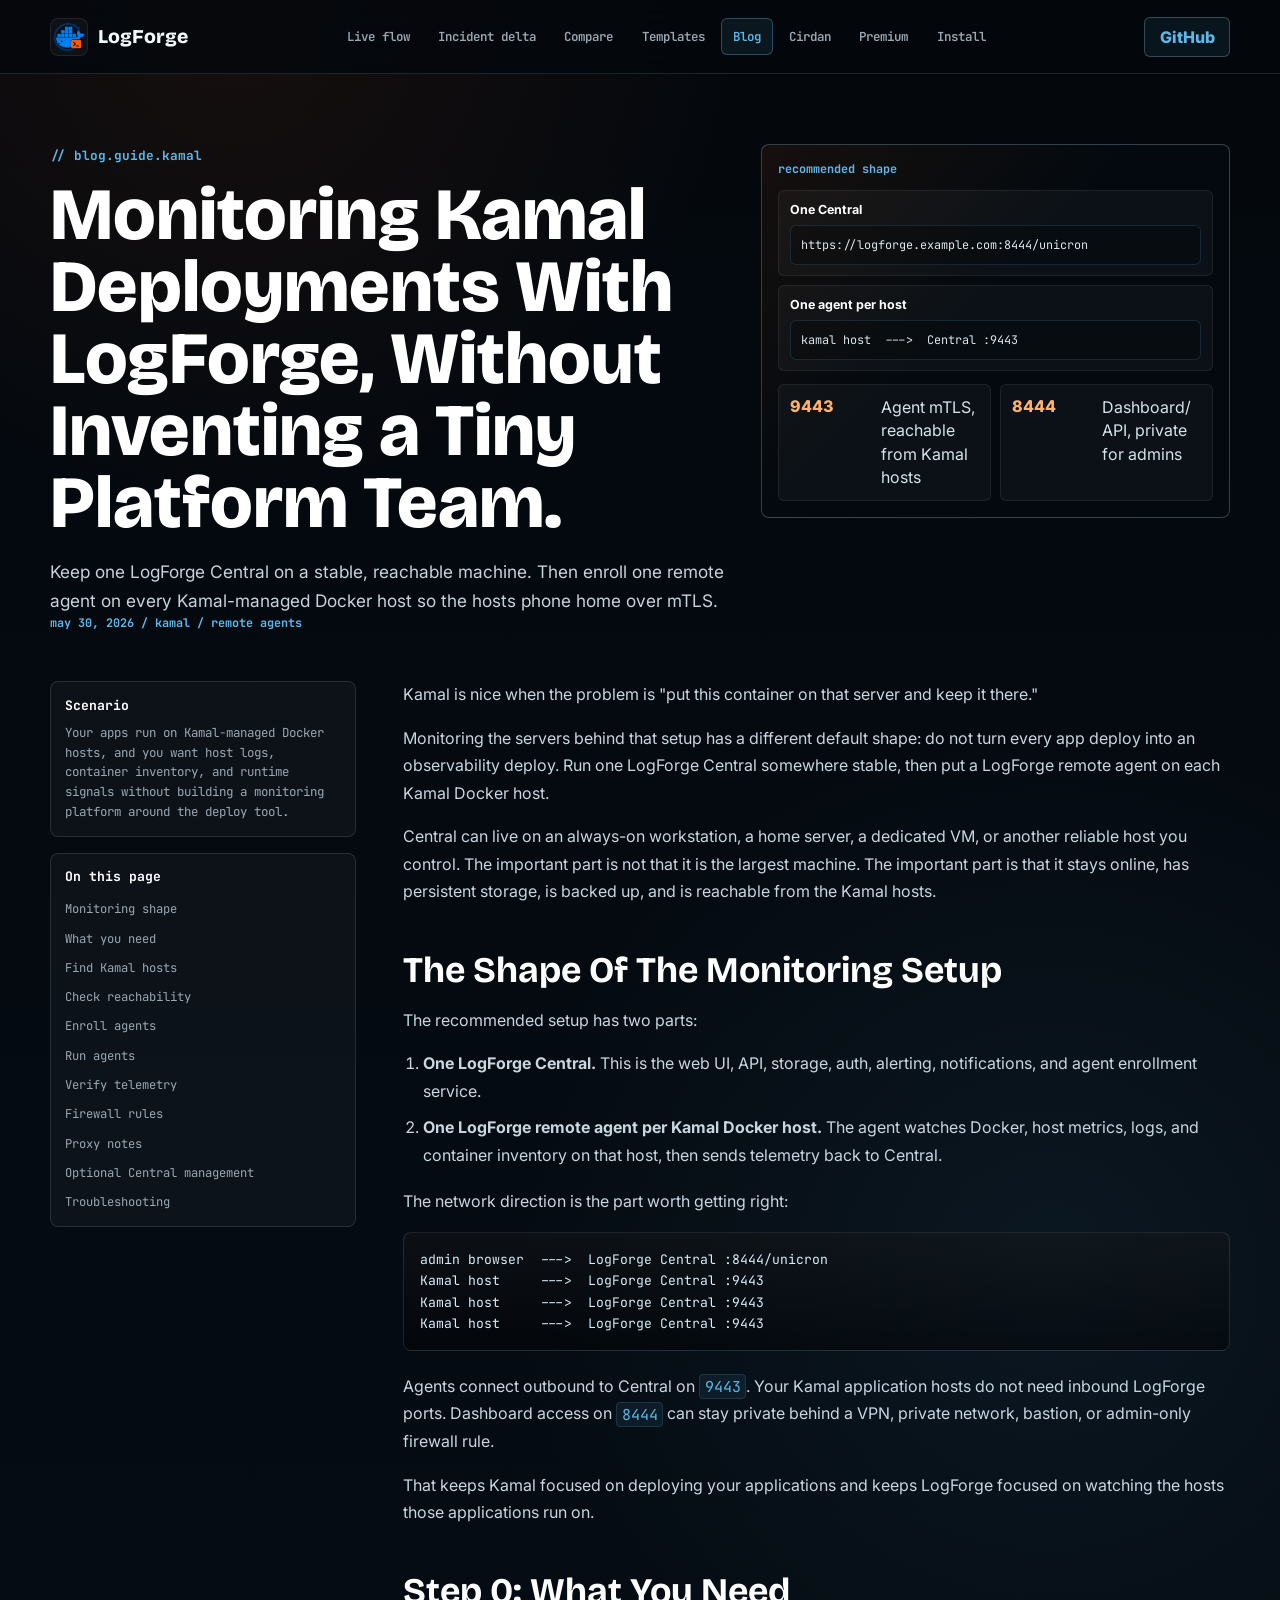
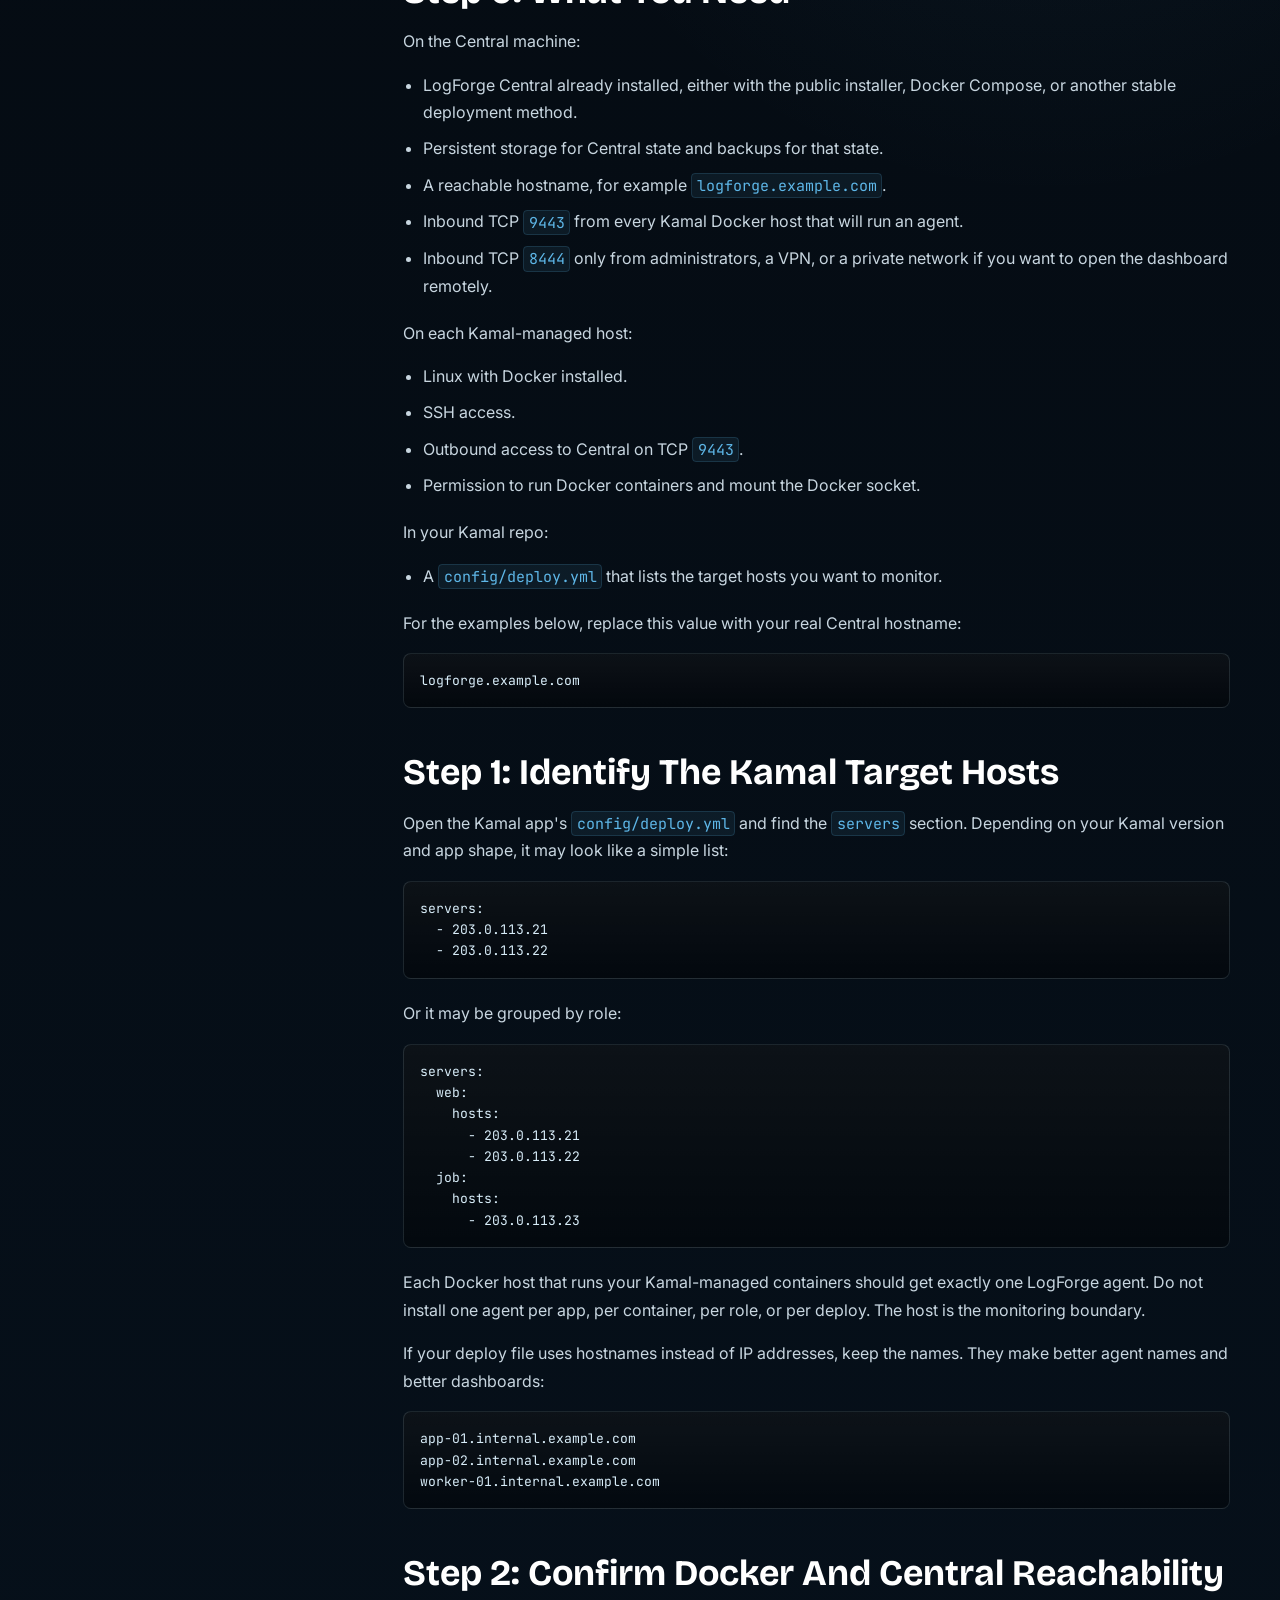
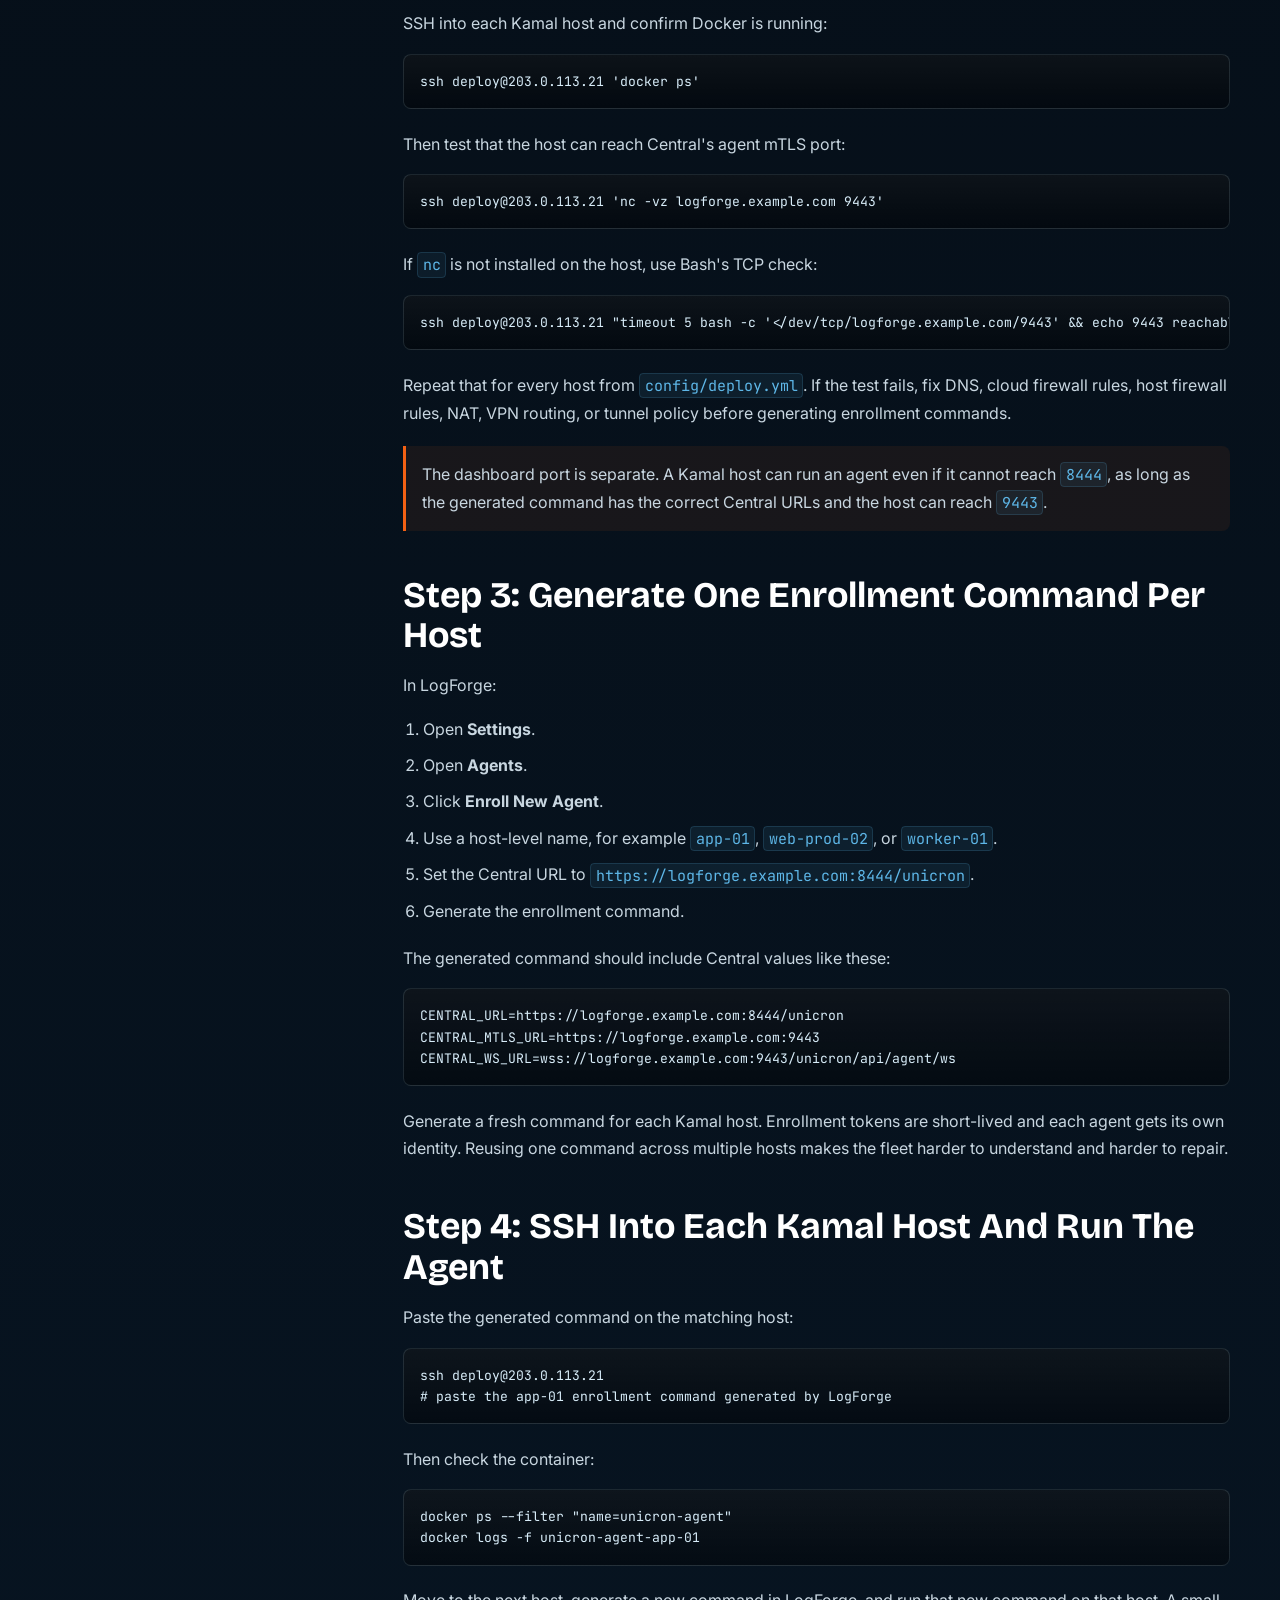
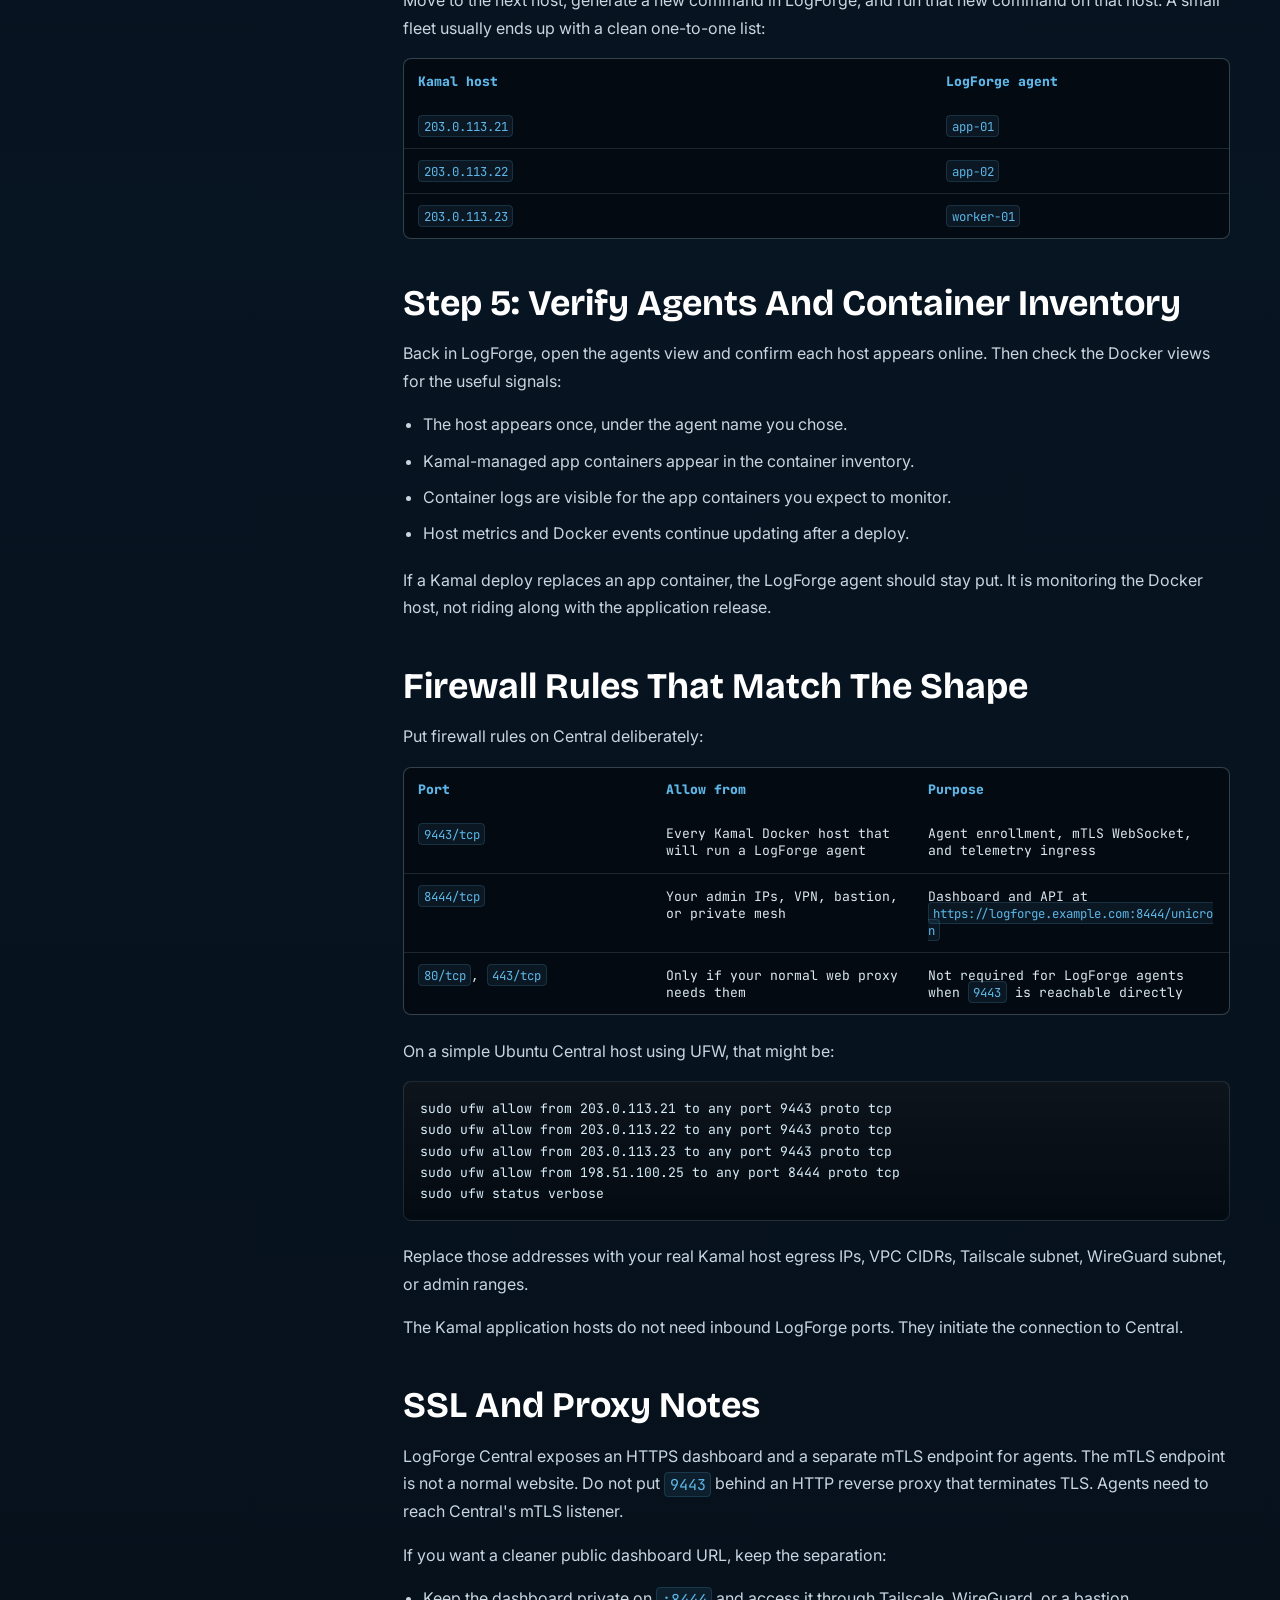
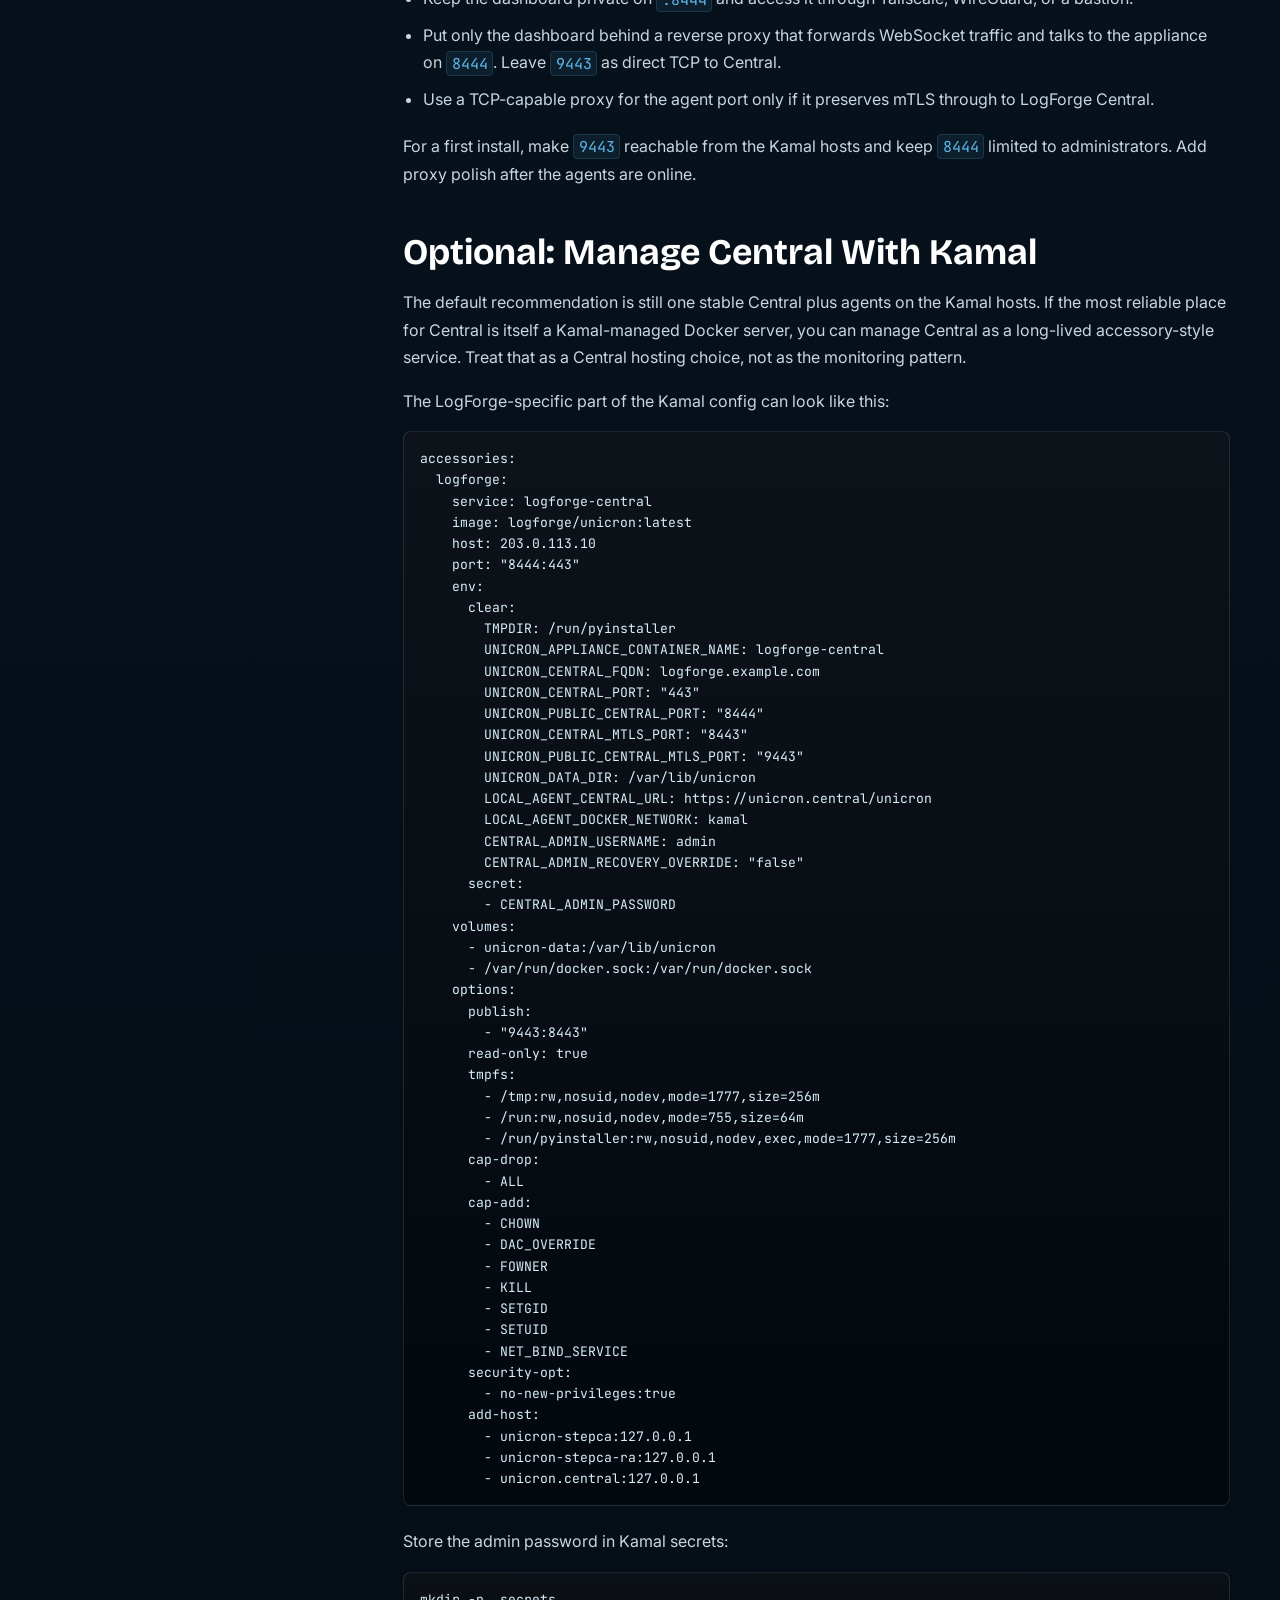
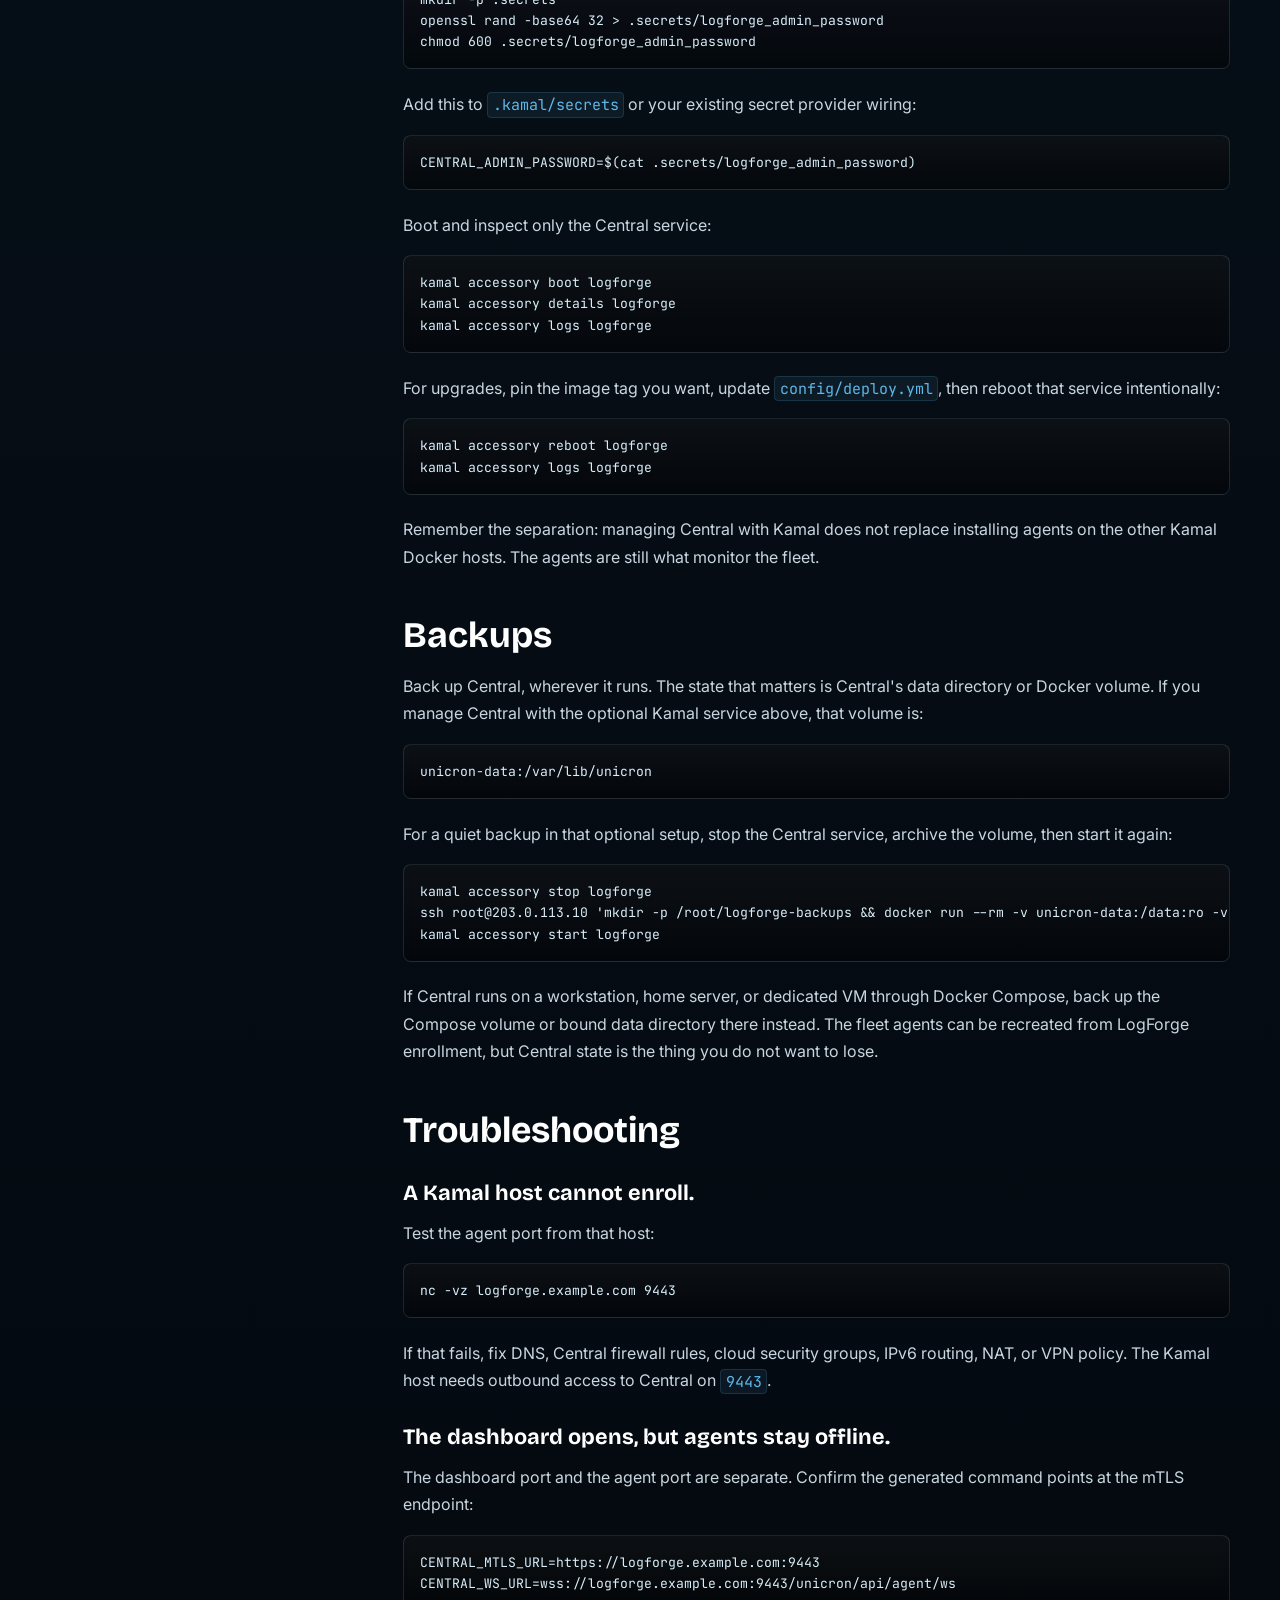
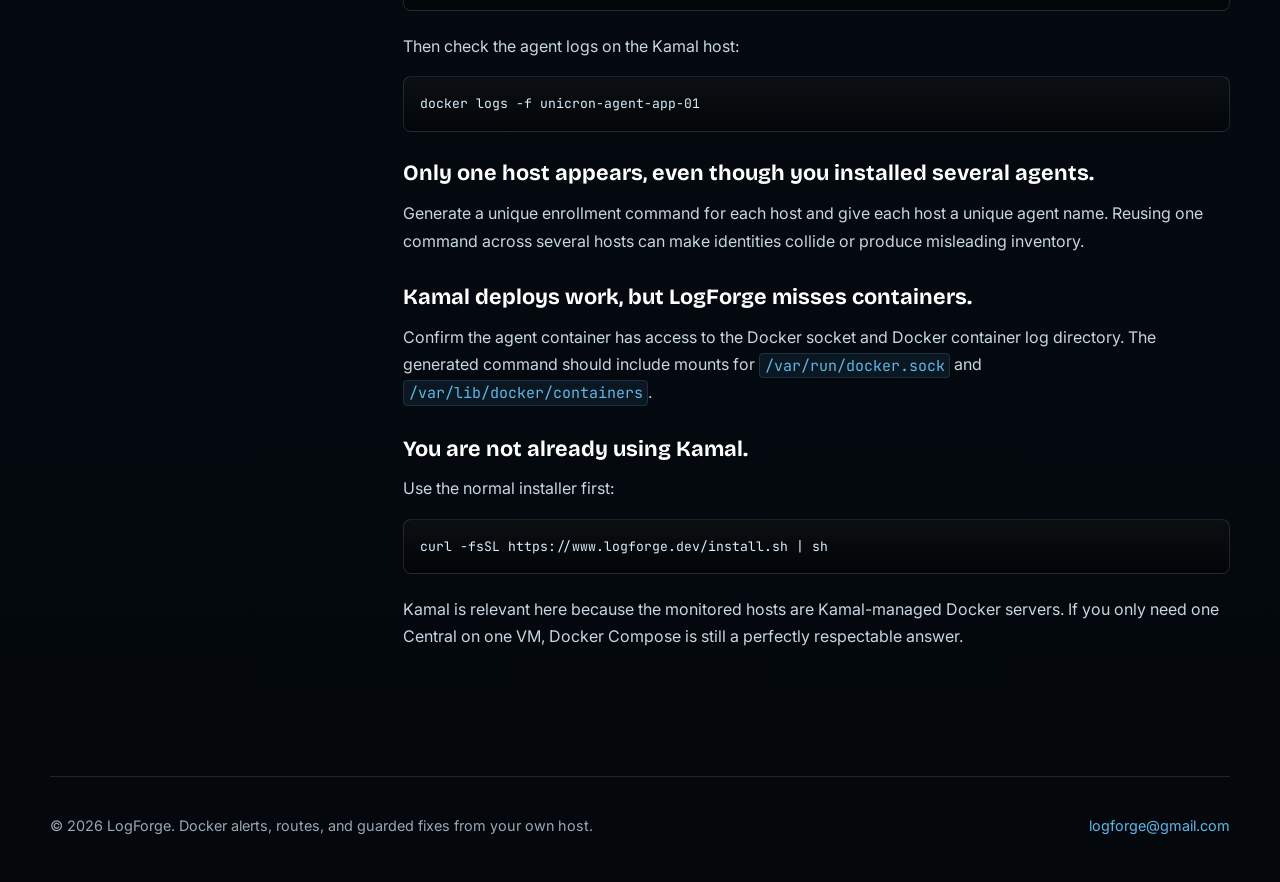
<file: blog/deploying-logforge-with-kamal.html>
<!DOCTYPE html>
<html lang="en">

<head>
    <meta charset="UTF-8" />
    <meta name="viewport" content="width=device-width, initial-scale=1.0" />
    <meta name="description" content="Monitor Kamal-managed Docker hosts with one stable LogForge Central and one outbound remote agent on each host." />
    <title>Monitoring Kamal Deployments With LogForge - LogForge Blog</title>
    <link rel="canonical" href="https://www.logforge.dev/blog/deploying-logforge-with-kamal.html" />
    <link rel="preconnect" href="https://fonts.googleapis.com" />
    <link rel="preconnect" href="https://fonts.gstatic.com" crossorigin />
    <link href="https://fonts.googleapis.com/css2?family=Bricolage+Grotesque:wght@600;700;800&family=Inter:wght@400;500;600;700;800&family=JetBrains+Mono:wght@400;500;600;700&display=swap" rel="stylesheet" />
    <link rel="icon" href="../assets/logo-32x32.ico" type="image/x-icon" />
    <link rel="stylesheet" href="../styles.css" />
</head>

<body class="blog-page">
    <div class="page-grid" aria-hidden="true"></div>

    <header class="site-header">
        <a class="brand" href="../" aria-label="LogForge home">
            <img src="../assets/logforge-Icon-transparent-512x512.png" alt="" />
            <span>LogForge</span>
        </a>

        <nav class="site-nav" aria-label="Primary navigation">
            <a href="../#flow">Live flow</a>
            <a href="../#incident">Incident delta</a>
            <a href="../#compare">Compare</a>
            <a href="../#templates">Templates</a>
            <a href="./" aria-current="page">Blog</a>
            <a href="../cirdan.html">Cirdan</a>
            <a href="../#premium">Premium</a>
            <a href="../#install">Install</a>
        </nav>

        <a class="header-cta" href="https://github.com/log-forge/logforge" target="_blank" rel="noopener noreferrer">GitHub</a>
    </header>

    <main class="article-shell">
        <article>
            <header class="article-hero">
                <div class="article-hero-copy">
                    <p class="mono-label">// blog.guide.kamal</p>
                    <h1>Monitoring Kamal Deployments With LogForge, Without Inventing a Tiny Platform Team.</h1>
                    <p class="article-dek">Keep one LogForge Central on a stable, reachable machine. Then enroll one remote agent on every Kamal-managed Docker host so the hosts phone home over mTLS.</p>
                    <p class="article-meta"><time datetime="2026-05-30">May 30, 2026</time> / kamal / remote agents</p>
                </div>

                <aside class="article-hero-panel article-install-panel" aria-label="LogForge Kamal monitoring shape">
                    <span class="blog-card-meta">recommended shape</span>
                    <div class="article-install-options">
                        <div class="article-install-option">
                            <strong>One Central</strong>
                            <pre><code>https://logforge.example.com:8444/unicron</code></pre>
                        </div>
                        <div class="article-install-option">
                            <strong>One agent per host</strong>
                            <pre><code>kamal host  ---&gt;  Central :9443</code></pre>
                        </div>
                    </div>
                    <dl class="article-port-grid article-port-grid--compact">
                        <div>
                            <dt>9443</dt>
                            <dd>Agent mTLS, reachable from Kamal hosts</dd>
                        </div>
                        <div>
                            <dt>8444</dt>
                            <dd>Dashboard/API, private for admins</dd>
                        </div>
                    </dl>
                </aside>
            </header>

            <div class="article-layout">
                <aside class="article-sidebar" aria-label="Article navigation">
                    <div class="article-side-card">
                        <strong>Scenario</strong>
                        <p>Your apps run on Kamal-managed Docker hosts, and you want host logs, container inventory, and runtime signals without building a monitoring platform around the deploy tool.</p>
                    </div>
                    <nav class="article-toc" aria-label="On this page">
                        <strong>On this page</strong>
                        <ol>
                            <li><a href="#shape">Monitoring shape</a></li>
                            <li><a href="#needs">What you need</a></li>
                            <li><a href="#hosts">Find Kamal hosts</a></li>
                            <li><a href="#reachability">Check reachability</a></li>
                            <li><a href="#enroll">Enroll agents</a></li>
                            <li><a href="#run">Run agents</a></li>
                            <li><a href="#verify">Verify telemetry</a></li>
                            <li><a href="#firewall">Firewall rules</a></li>
                            <li><a href="#proxy">Proxy notes</a></li>
                            <li><a href="#optional-central">Optional Central management</a></li>
                            <li><a href="#troubleshooting">Troubleshooting</a></li>
                        </ol>
                    </nav>
                </aside>

                <div class="article-prose">
                    <section id="intro" aria-label="Introduction">
                        <p>Kamal is nice when the problem is "put this container on that server and keep it there."</p>
                        <p>Monitoring the servers behind that setup has a different default shape: do not turn every app deploy into an observability deploy. Run one LogForge Central somewhere stable, then put a LogForge remote agent on each Kamal Docker host.</p>
                        <p>Central can live on an always-on workstation, a home server, a dedicated VM, or another reliable host you control. The important part is not that it is the largest machine. The important part is that it stays online, has persistent storage, is backed up, and is reachable from the Kamal hosts.</p>
                    </section>

                    <section id="shape">
                        <h2>The Shape Of The Monitoring Setup</h2>
                        <p>The recommended setup has two parts:</p>
                        <ol>
                            <li><strong>One LogForge Central.</strong> This is the web UI, API, storage, auth, alerting, notifications, and agent enrollment service.</li>
                            <li><strong>One LogForge remote agent per Kamal Docker host.</strong> The agent watches Docker, host metrics, logs, and container inventory on that host, then sends telemetry back to Central.</li>
                        </ol>
                        <p>The network direction is the part worth getting right:</p>
                        <pre><code class="language-text">admin browser  ---&gt;  LogForge Central :8444/unicron
Kamal host     ---&gt;  LogForge Central :9443
Kamal host     ---&gt;  LogForge Central :9443
Kamal host     ---&gt;  LogForge Central :9443</code></pre>
                        <p>Agents connect outbound to Central on <code>9443</code>. Your Kamal application hosts do not need inbound LogForge ports. Dashboard access on <code>8444</code> can stay private behind a VPN, private network, bastion, or admin-only firewall rule.</p>
                        <p>That keeps Kamal focused on deploying your applications and keeps LogForge focused on watching the hosts those applications run on.</p>
                    </section>

                    <section id="needs">
                        <h2>Step 0: What You Need</h2>
                        <p>On the Central machine:</p>
                        <ul>
                            <li>LogForge Central already installed, either with the public installer, Docker Compose, or another stable deployment method.</li>
                            <li>Persistent storage for Central state and backups for that state.</li>
                            <li>A reachable hostname, for example <code>logforge.example.com</code>.</li>
                            <li>Inbound TCP <code>9443</code> from every Kamal Docker host that will run an agent.</li>
                            <li>Inbound TCP <code>8444</code> only from administrators, a VPN, or a private network if you want to open the dashboard remotely.</li>
                        </ul>
                        <p>On each Kamal-managed host:</p>
                        <ul>
                            <li>Linux with Docker installed.</li>
                            <li>SSH access.</li>
                            <li>Outbound access to Central on TCP <code>9443</code>.</li>
                            <li>Permission to run Docker containers and mount the Docker socket.</li>
                        </ul>
                        <p>In your Kamal repo:</p>
                        <ul>
                            <li>A <code>config/deploy.yml</code> that lists the target hosts you want to monitor.</li>
                        </ul>
                        <p>For the examples below, replace this value with your real Central hostname:</p>
                        <pre><code class="language-text">logforge.example.com</code></pre>
                    </section>

                    <section id="hosts">
                        <h2>Step 1: Identify The Kamal Target Hosts</h2>
                        <p>Open the Kamal app's <code>config/deploy.yml</code> and find the <code>servers</code> section. Depending on your Kamal version and app shape, it may look like a simple list:</p>
                        <pre><code class="language-yaml">servers:
  - 203.0.113.21
  - 203.0.113.22</code></pre>
                        <p>Or it may be grouped by role:</p>
                        <pre><code class="language-yaml">servers:
  web:
    hosts:
      - 203.0.113.21
      - 203.0.113.22
  job:
    hosts:
      - 203.0.113.23</code></pre>
                        <p>Each Docker host that runs your Kamal-managed containers should get exactly one LogForge agent. Do not install one agent per app, per container, per role, or per deploy. The host is the monitoring boundary.</p>
                        <p>If your deploy file uses hostnames instead of IP addresses, keep the names. They make better agent names and better dashboards:</p>
                        <pre><code class="language-text">app-01.internal.example.com
app-02.internal.example.com
worker-01.internal.example.com</code></pre>
                    </section>

                    <section id="reachability">
                        <h2>Step 2: Confirm Docker And Central Reachability</h2>
                        <p>SSH into each Kamal host and confirm Docker is running:</p>
                        <pre><code class="language-sh">ssh deploy@203.0.113.21 'docker ps'</code></pre>
                        <p>Then test that the host can reach Central's agent mTLS port:</p>
                        <pre><code class="language-sh">ssh deploy@203.0.113.21 'nc -vz logforge.example.com 9443'</code></pre>
                        <p>If <code>nc</code> is not installed on the host, use Bash's TCP check:</p>
                        <pre><code class="language-sh">ssh deploy@203.0.113.21 "timeout 5 bash -c '&lt;/dev/tcp/logforge.example.com/9443' &amp;&amp; echo 9443 reachable"</code></pre>
                        <p>Repeat that for every host from <code>config/deploy.yml</code>. If the test fails, fix DNS, cloud firewall rules, host firewall rules, NAT, VPN routing, or tunnel policy before generating enrollment commands.</p>
                        <aside class="article-note" aria-label="Dashboard reachability note">
                            <p>The dashboard port is separate. A Kamal host can run an agent even if it cannot reach <code>8444</code>, as long as the generated command has the correct Central URLs and the host can reach <code>9443</code>.</p>
                        </aside>
                    </section>

                    <section id="enroll">
                        <h2>Step 3: Generate One Enrollment Command Per Host</h2>
                        <p>In LogForge:</p>
                        <ol>
                            <li>Open <strong>Settings</strong>.</li>
                            <li>Open <strong>Agents</strong>.</li>
                            <li>Click <strong>Enroll New Agent</strong>.</li>
                            <li>Use a host-level name, for example <code>app-01</code>, <code>web-prod-02</code>, or <code>worker-01</code>.</li>
                            <li>Set the Central URL to <code>https://logforge.example.com:8444/unicron</code>.</li>
                            <li>Generate the enrollment command.</li>
                        </ol>
                        <p>The generated command should include Central values like these:</p>
                        <pre><code class="language-text">CENTRAL_URL=https://logforge.example.com:8444/unicron
CENTRAL_MTLS_URL=https://logforge.example.com:9443
CENTRAL_WS_URL=wss://logforge.example.com:9443/unicron/api/agent/ws</code></pre>
                        <p>Generate a fresh command for each Kamal host. Enrollment tokens are short-lived and each agent gets its own identity. Reusing one command across multiple hosts makes the fleet harder to understand and harder to repair.</p>
                    </section>

                    <section id="run">
                        <h2>Step 4: SSH Into Each Kamal Host And Run The Agent</h2>
                        <p>Paste the generated command on the matching host:</p>
                        <pre><code class="language-sh">ssh deploy@203.0.113.21
# paste the app-01 enrollment command generated by LogForge</code></pre>
                        <p>Then check the container:</p>
                        <pre><code class="language-sh">docker ps --filter "name=unicron-agent"
docker logs -f unicron-agent-app-01</code></pre>
                        <p>Move to the next host, generate a new command in LogForge, and run that new command on that host. A small fleet usually ends up with a clean one-to-one list:</p>
                        <div class="article-table-wrap" aria-label="Kamal hosts and LogForge agents" tabindex="0">
                            <table>
                                <thead>
                                    <tr>
                                        <th scope="col">Kamal host</th>
                                        <th scope="col">LogForge agent</th>
                                    </tr>
                                </thead>
                                <tbody>
                                    <tr>
                                        <td><code>203.0.113.21</code></td>
                                        <td><code>app-01</code></td>
                                    </tr>
                                    <tr>
                                        <td><code>203.0.113.22</code></td>
                                        <td><code>app-02</code></td>
                                    </tr>
                                    <tr>
                                        <td><code>203.0.113.23</code></td>
                                        <td><code>worker-01</code></td>
                                    </tr>
                                </tbody>
                            </table>
                        </div>
                    </section>

                    <section id="verify">
                        <h2>Step 5: Verify Agents And Container Inventory</h2>
                        <p>Back in LogForge, open the agents view and confirm each host appears online. Then check the Docker views for the useful signals:</p>
                        <ul>
                            <li>The host appears once, under the agent name you chose.</li>
                            <li>Kamal-managed app containers appear in the container inventory.</li>
                            <li>Container logs are visible for the app containers you expect to monitor.</li>
                            <li>Host metrics and Docker events continue updating after a deploy.</li>
                        </ul>
                        <p>If a Kamal deploy replaces an app container, the LogForge agent should stay put. It is monitoring the Docker host, not riding along with the application release.</p>
                    </section>

                    <section id="firewall">
                        <h2>Firewall Rules That Match The Shape</h2>
                        <p>Put firewall rules on Central deliberately:</p>
                        <div class="article-table-wrap" aria-label="LogForge Kamal firewall ports" tabindex="0">
                            <table>
                                <thead>
                                    <tr>
                                        <th scope="col">Port</th>
                                        <th scope="col">Allow from</th>
                                        <th scope="col">Purpose</th>
                                    </tr>
                                </thead>
                                <tbody>
                                    <tr>
                                        <td><code>9443/tcp</code></td>
                                        <td>Every Kamal Docker host that will run a LogForge agent</td>
                                        <td>Agent enrollment, mTLS WebSocket, and telemetry ingress</td>
                                    </tr>
                                    <tr>
                                        <td><code>8444/tcp</code></td>
                                        <td>Your admin IPs, VPN, bastion, or private mesh</td>
                                        <td>Dashboard and API at <code class="article-url-code">https://logforge.example.com:8444/unicron</code></td>
                                    </tr>
                                    <tr>
                                        <td><code>80/tcp</code>, <code>443/tcp</code></td>
                                        <td>Only if your normal web proxy needs them</td>
                                        <td>Not required for LogForge agents when <code>9443</code> is reachable directly</td>
                                    </tr>
                                </tbody>
                            </table>
                        </div>
                        <p>On a simple Ubuntu Central host using UFW, that might be:</p>
                        <pre><code class="language-sh">sudo ufw allow from 203.0.113.21 to any port 9443 proto tcp
sudo ufw allow from 203.0.113.22 to any port 9443 proto tcp
sudo ufw allow from 203.0.113.23 to any port 9443 proto tcp
sudo ufw allow from 198.51.100.25 to any port 8444 proto tcp
sudo ufw status verbose</code></pre>
                        <p>Replace those addresses with your real Kamal host egress IPs, VPC CIDRs, Tailscale subnet, WireGuard subnet, or admin ranges.</p>
                        <p>The Kamal application hosts do not need inbound LogForge ports. They initiate the connection to Central.</p>
                    </section>

                    <section id="proxy">
                        <h2>SSL And Proxy Notes</h2>
                        <p>LogForge Central exposes an HTTPS dashboard and a separate mTLS endpoint for agents. The mTLS endpoint is not a normal website. Do not put <code>9443</code> behind an HTTP reverse proxy that terminates TLS. Agents need to reach Central's mTLS listener.</p>
                        <p>If you want a cleaner public dashboard URL, keep the separation:</p>
                        <ul>
                            <li>Keep the dashboard private on <code>:8444</code> and access it through Tailscale, WireGuard, or a bastion.</li>
                            <li>Put only the dashboard behind a reverse proxy that forwards WebSocket traffic and talks to the appliance on <code>8444</code>. Leave <code>9443</code> as direct TCP to Central.</li>
                            <li>Use a TCP-capable proxy for the agent port only if it preserves mTLS through to LogForge Central.</li>
                        </ul>
                        <p>For a first install, make <code>9443</code> reachable from the Kamal hosts and keep <code>8444</code> limited to administrators. Add proxy polish after the agents are online.</p>
                    </section>

                    <section id="optional-central">
                        <h2>Optional: Manage Central With Kamal</h2>
                        <p>The default recommendation is still one stable Central plus agents on the Kamal hosts. If the most reliable place for Central is itself a Kamal-managed Docker server, you can manage Central as a long-lived accessory-style service. Treat that as a Central hosting choice, not as the monitoring pattern.</p>
                        <p>The LogForge-specific part of the Kamal config can look like this:</p>
                        <pre><code class="language-yaml">accessories:
  logforge:
    service: logforge-central
    image: logforge/unicron:latest
    host: 203.0.113.10
    port: "8444:443"
    env:
      clear:
        TMPDIR: /run/pyinstaller
        UNICRON_APPLIANCE_CONTAINER_NAME: logforge-central
        UNICRON_CENTRAL_FQDN: logforge.example.com
        UNICRON_CENTRAL_PORT: "443"
        UNICRON_PUBLIC_CENTRAL_PORT: "8444"
        UNICRON_CENTRAL_MTLS_PORT: "8443"
        UNICRON_PUBLIC_CENTRAL_MTLS_PORT: "9443"
        UNICRON_DATA_DIR: /var/lib/unicron
        LOCAL_AGENT_CENTRAL_URL: https://unicron.central/unicron
        LOCAL_AGENT_DOCKER_NETWORK: kamal
        CENTRAL_ADMIN_USERNAME: admin
        CENTRAL_ADMIN_RECOVERY_OVERRIDE: "false"
      secret:
        - CENTRAL_ADMIN_PASSWORD
    volumes:
      - unicron-data:/var/lib/unicron
      - /var/run/docker.sock:/var/run/docker.sock
    options:
      publish:
        - "9443:8443"
      read-only: true
      tmpfs:
        - /tmp:rw,nosuid,nodev,mode=1777,size=256m
        - /run:rw,nosuid,nodev,mode=755,size=64m
        - /run/pyinstaller:rw,nosuid,nodev,exec,mode=1777,size=256m
      cap-drop:
        - ALL
      cap-add:
        - CHOWN
        - DAC_OVERRIDE
        - FOWNER
        - KILL
        - SETGID
        - SETUID
        - NET_BIND_SERVICE
      security-opt:
        - no-new-privileges:true
      add-host:
        - unicron-stepca:127.0.0.1
        - unicron-stepca-ra:127.0.0.1
        - unicron.central:127.0.0.1</code></pre>
                        <p>Store the admin password in Kamal secrets:</p>
                        <pre><code class="language-sh">mkdir -p .secrets
openssl rand -base64 32 &gt; .secrets/logforge_admin_password
chmod 600 .secrets/logforge_admin_password</code></pre>
                        <p>Add this to <code>.kamal/secrets</code> or your existing secret provider wiring:</p>
                        <pre><code class="language-sh">CENTRAL_ADMIN_PASSWORD=$(cat .secrets/logforge_admin_password)</code></pre>
                        <p>Boot and inspect only the Central service:</p>
                        <pre><code class="language-sh">kamal accessory boot logforge
kamal accessory details logforge
kamal accessory logs logforge</code></pre>
                        <p>For upgrades, pin the image tag you want, update <code>config/deploy.yml</code>, then reboot that service intentionally:</p>
                        <pre><code class="language-sh">kamal accessory reboot logforge
kamal accessory logs logforge</code></pre>
                        <p>Remember the separation: managing Central with Kamal does not replace installing agents on the other Kamal Docker hosts. The agents are still what monitor the fleet.</p>
                    </section>

                    <section id="backups">
                        <h2>Backups</h2>
                        <p>Back up Central, wherever it runs. The state that matters is Central's data directory or Docker volume. If you manage Central with the optional Kamal service above, that volume is:</p>
                        <pre><code class="language-text">unicron-data:/var/lib/unicron</code></pre>
                        <p>For a quiet backup in that optional setup, stop the Central service, archive the volume, then start it again:</p>
                        <pre><code class="language-sh">kamal accessory stop logforge
ssh root@203.0.113.10 'mkdir -p /root/logforge-backups &amp;&amp; docker run --rm -v unicron-data:/data:ro -v /root/logforge-backups:/backup alpine tar czf /backup/unicron-data-$(date +%F).tgz -C /data .'
kamal accessory start logforge</code></pre>
                        <p>If Central runs on a workstation, home server, or dedicated VM through Docker Compose, back up the Compose volume or bound data directory there instead. The fleet agents can be recreated from LogForge enrollment, but Central state is the thing you do not want to lose.</p>
                    </section>

                    <section id="troubleshooting">
                        <h2>Troubleshooting</h2>
                        <h3>A Kamal host cannot enroll.</h3>
                        <p>Test the agent port from that host:</p>
                        <pre><code class="language-sh">nc -vz logforge.example.com 9443</code></pre>
                        <p>If that fails, fix DNS, Central firewall rules, cloud security groups, IPv6 routing, NAT, or VPN policy. The Kamal host needs outbound access to Central on <code>9443</code>.</p>

                        <h3>The dashboard opens, but agents stay offline.</h3>
                        <p>The dashboard port and the agent port are separate. Confirm the generated command points at the mTLS endpoint:</p>
                        <pre><code class="language-text">CENTRAL_MTLS_URL=https://logforge.example.com:9443
CENTRAL_WS_URL=wss://logforge.example.com:9443/unicron/api/agent/ws</code></pre>
                        <p>Then check the agent logs on the Kamal host:</p>
                        <pre><code class="language-sh">docker logs -f unicron-agent-app-01</code></pre>

                        <h3>Only one host appears, even though you installed several agents.</h3>
                        <p>Generate a unique enrollment command for each host and give each host a unique agent name. Reusing one command across several hosts can make identities collide or produce misleading inventory.</p>

                        <h3>Kamal deploys work, but LogForge misses containers.</h3>
                        <p>Confirm the agent container has access to the Docker socket and Docker container log directory. The generated command should include mounts for <code>/var/run/docker.sock</code> and <code>/var/lib/docker/containers</code>.</p>

                        <h3>You are not already using Kamal.</h3>
                        <p>Use the normal installer first:</p>
                        <pre><code class="language-sh">curl -fsSL https://www.logforge.dev/install.sh | sh</code></pre>
                        <p>Kamal is relevant here because the monitored hosts are Kamal-managed Docker servers. If you only need one Central on one VM, Docker Compose is still a perfectly respectable answer.</p>
                    </section>
                </div>
            </div>
        </article>
    </main>

    <footer class="site-footer">
        <p>&copy; 2026 LogForge. Docker alerts, routes, and guarded fixes from your own host.</p>
        <a href="mailto:logforge@gmail.com">logforge@gmail.com</a>
    </footer>

    <script src="../script.js"></script>
</body>

</html>
</file>
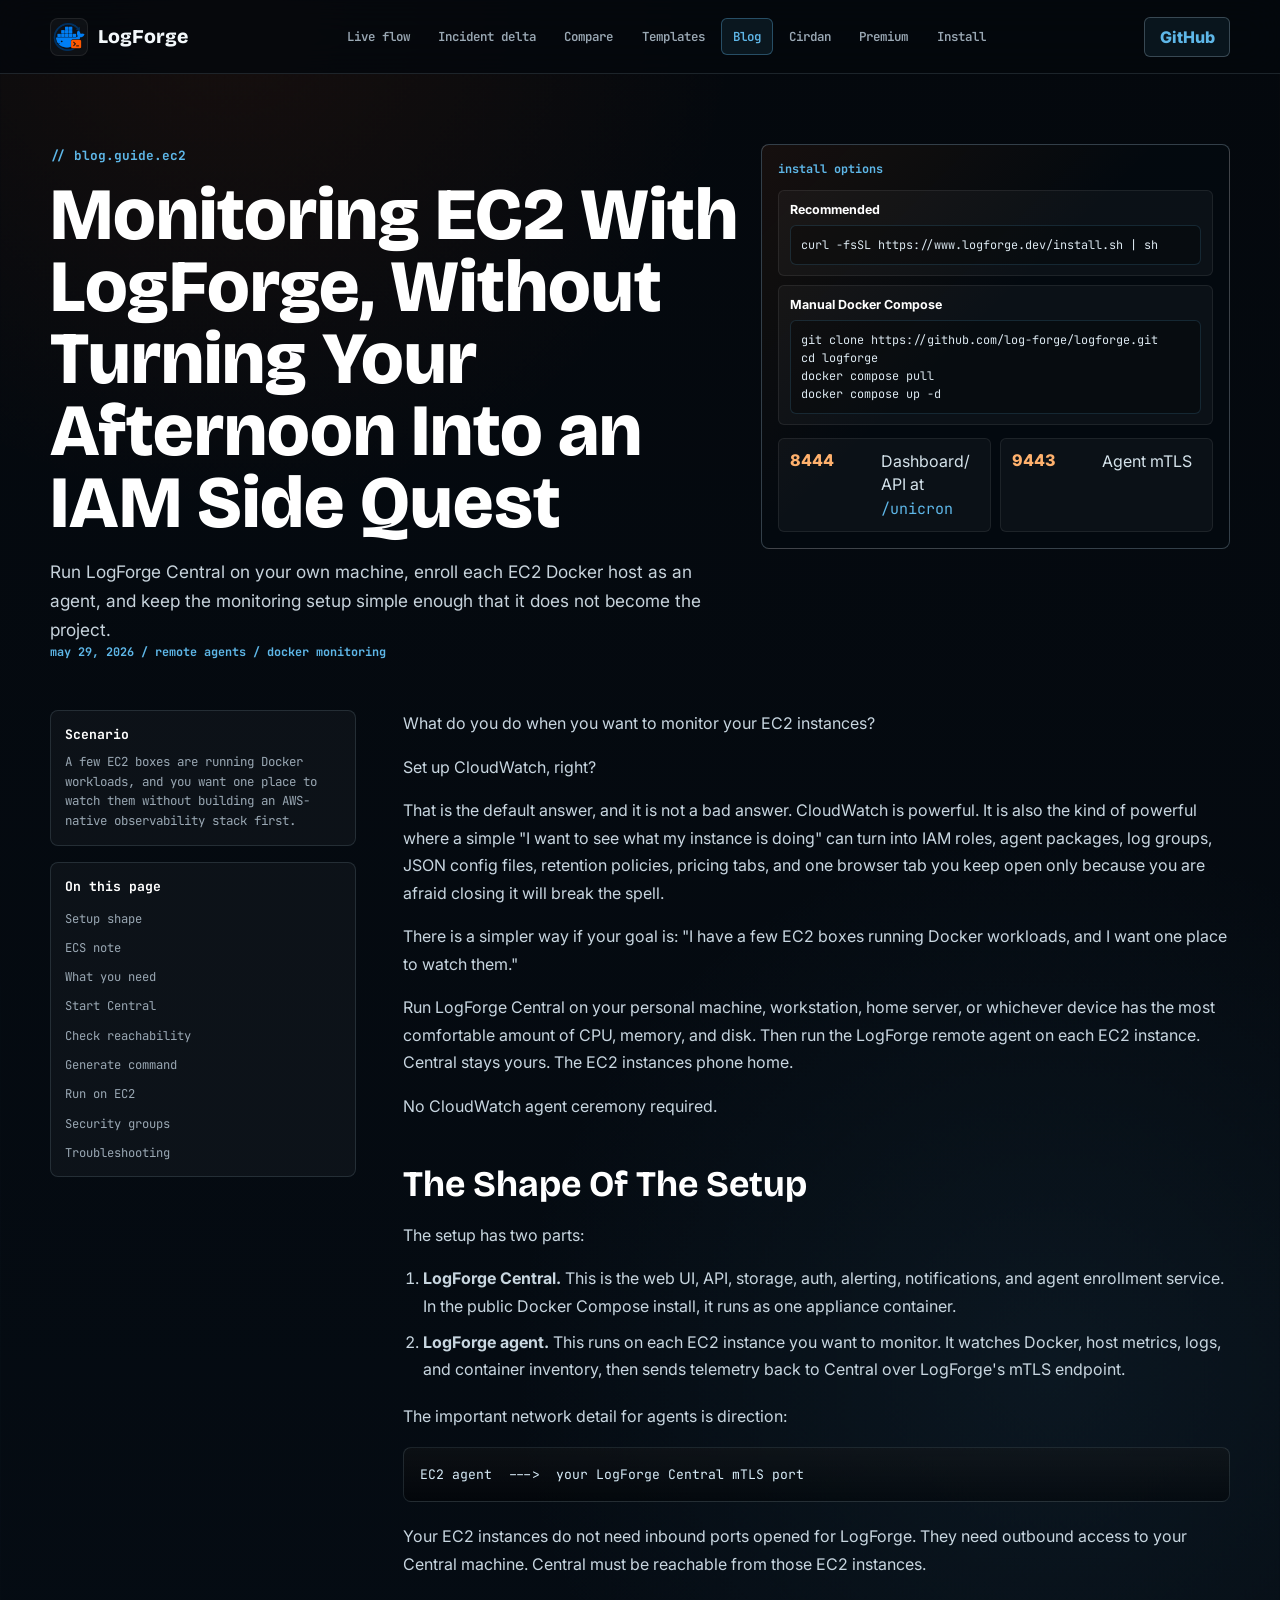
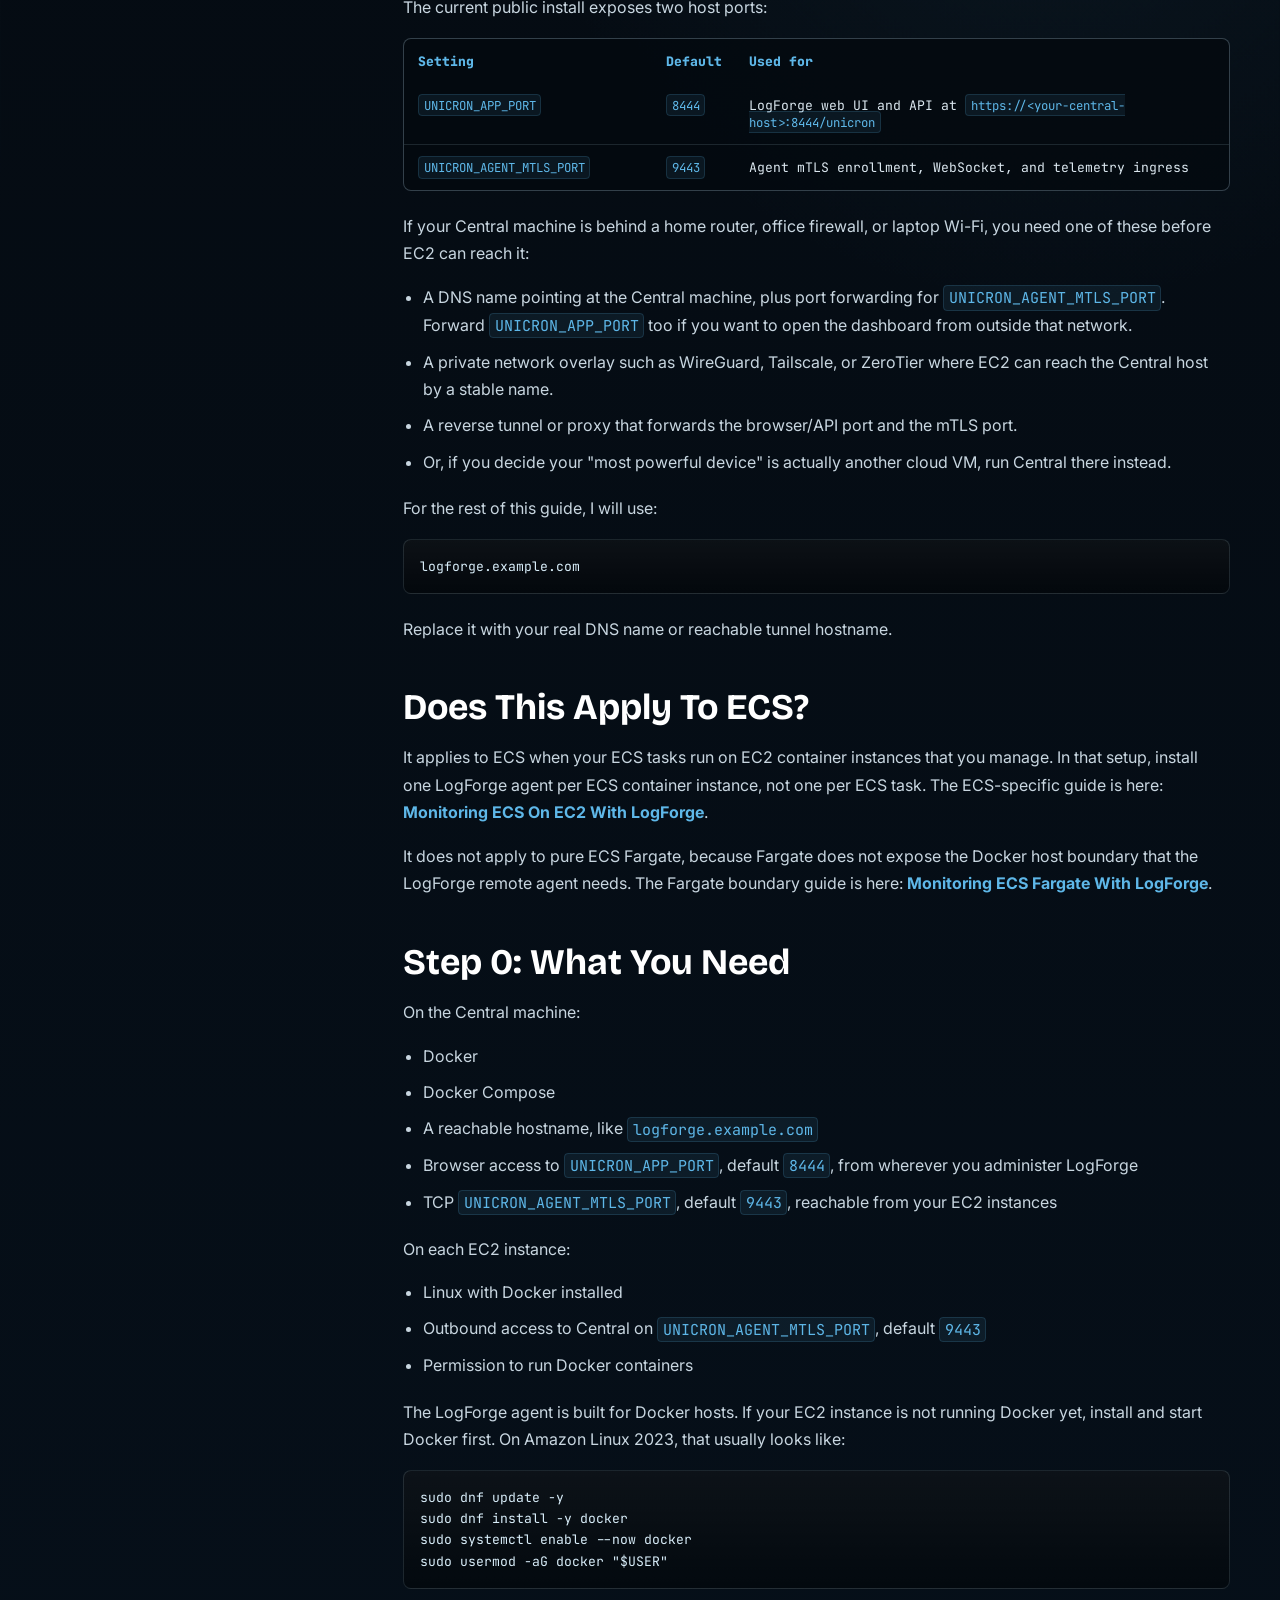
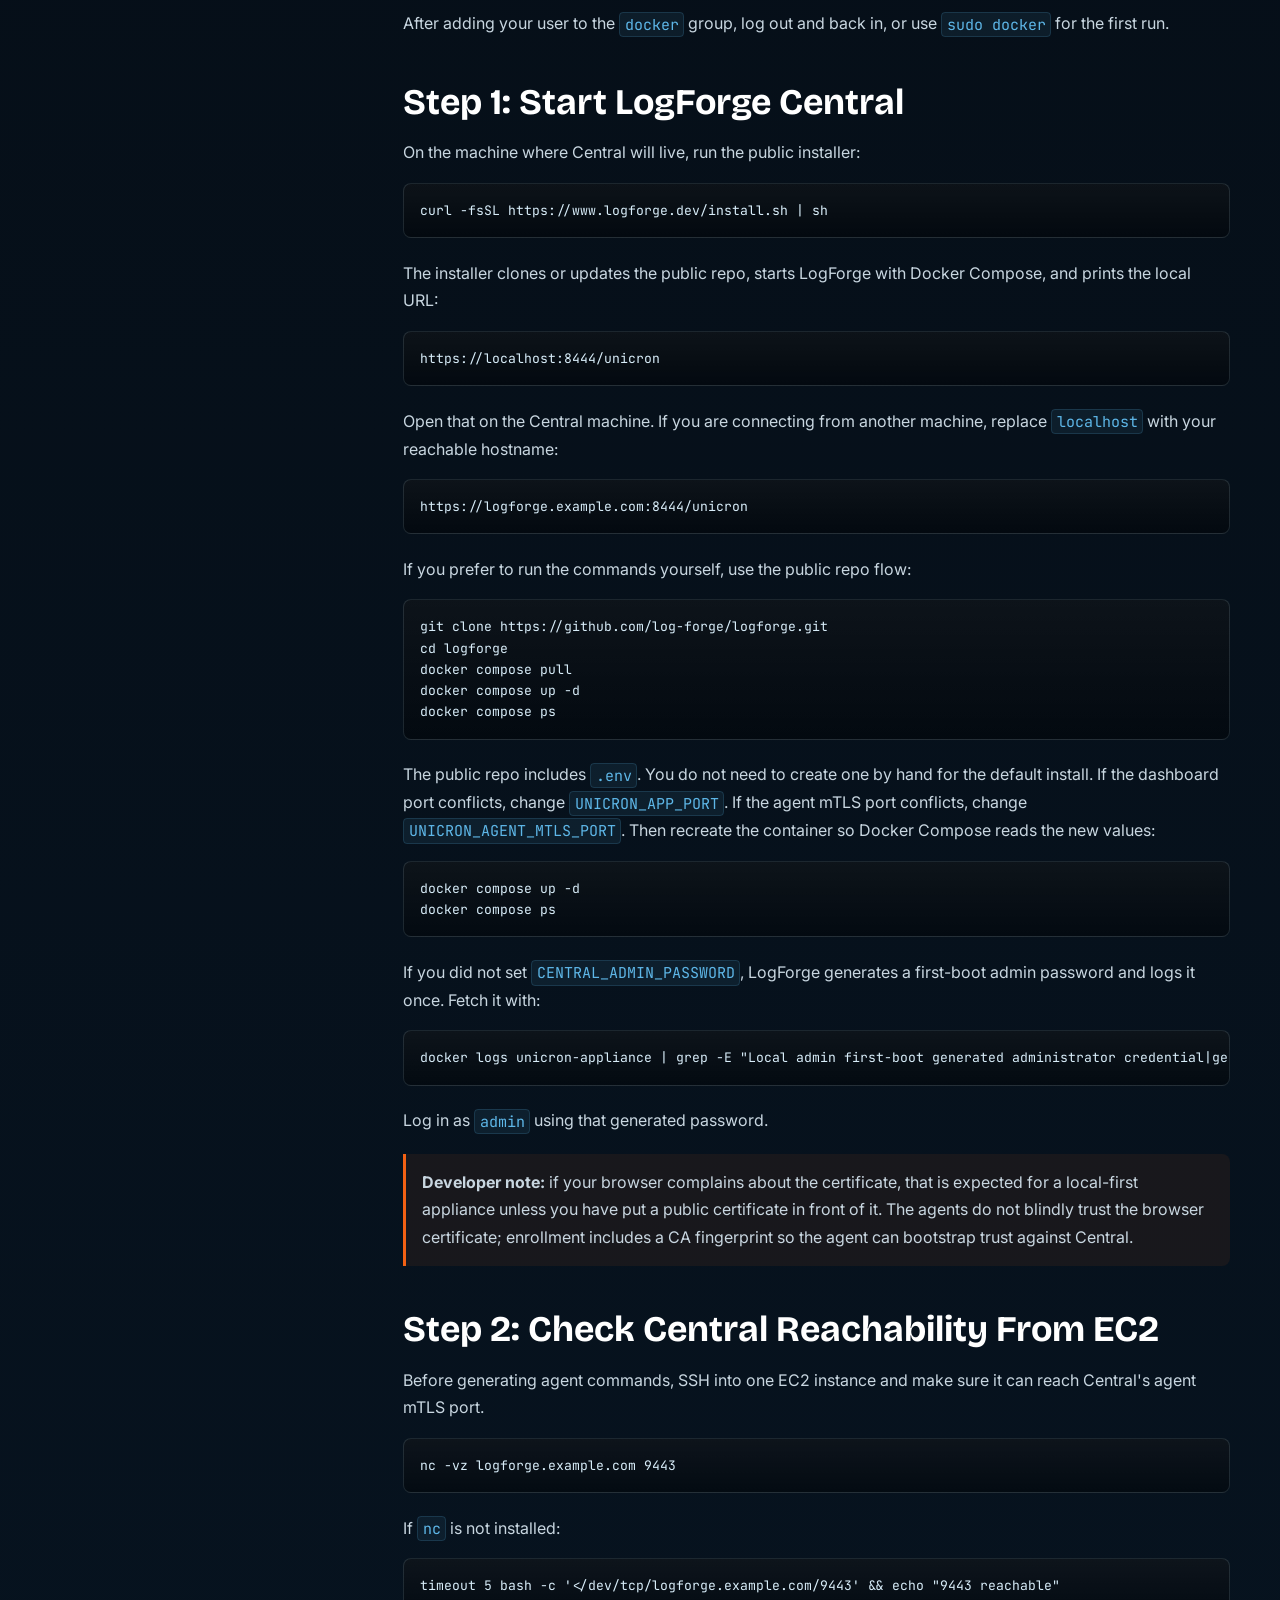
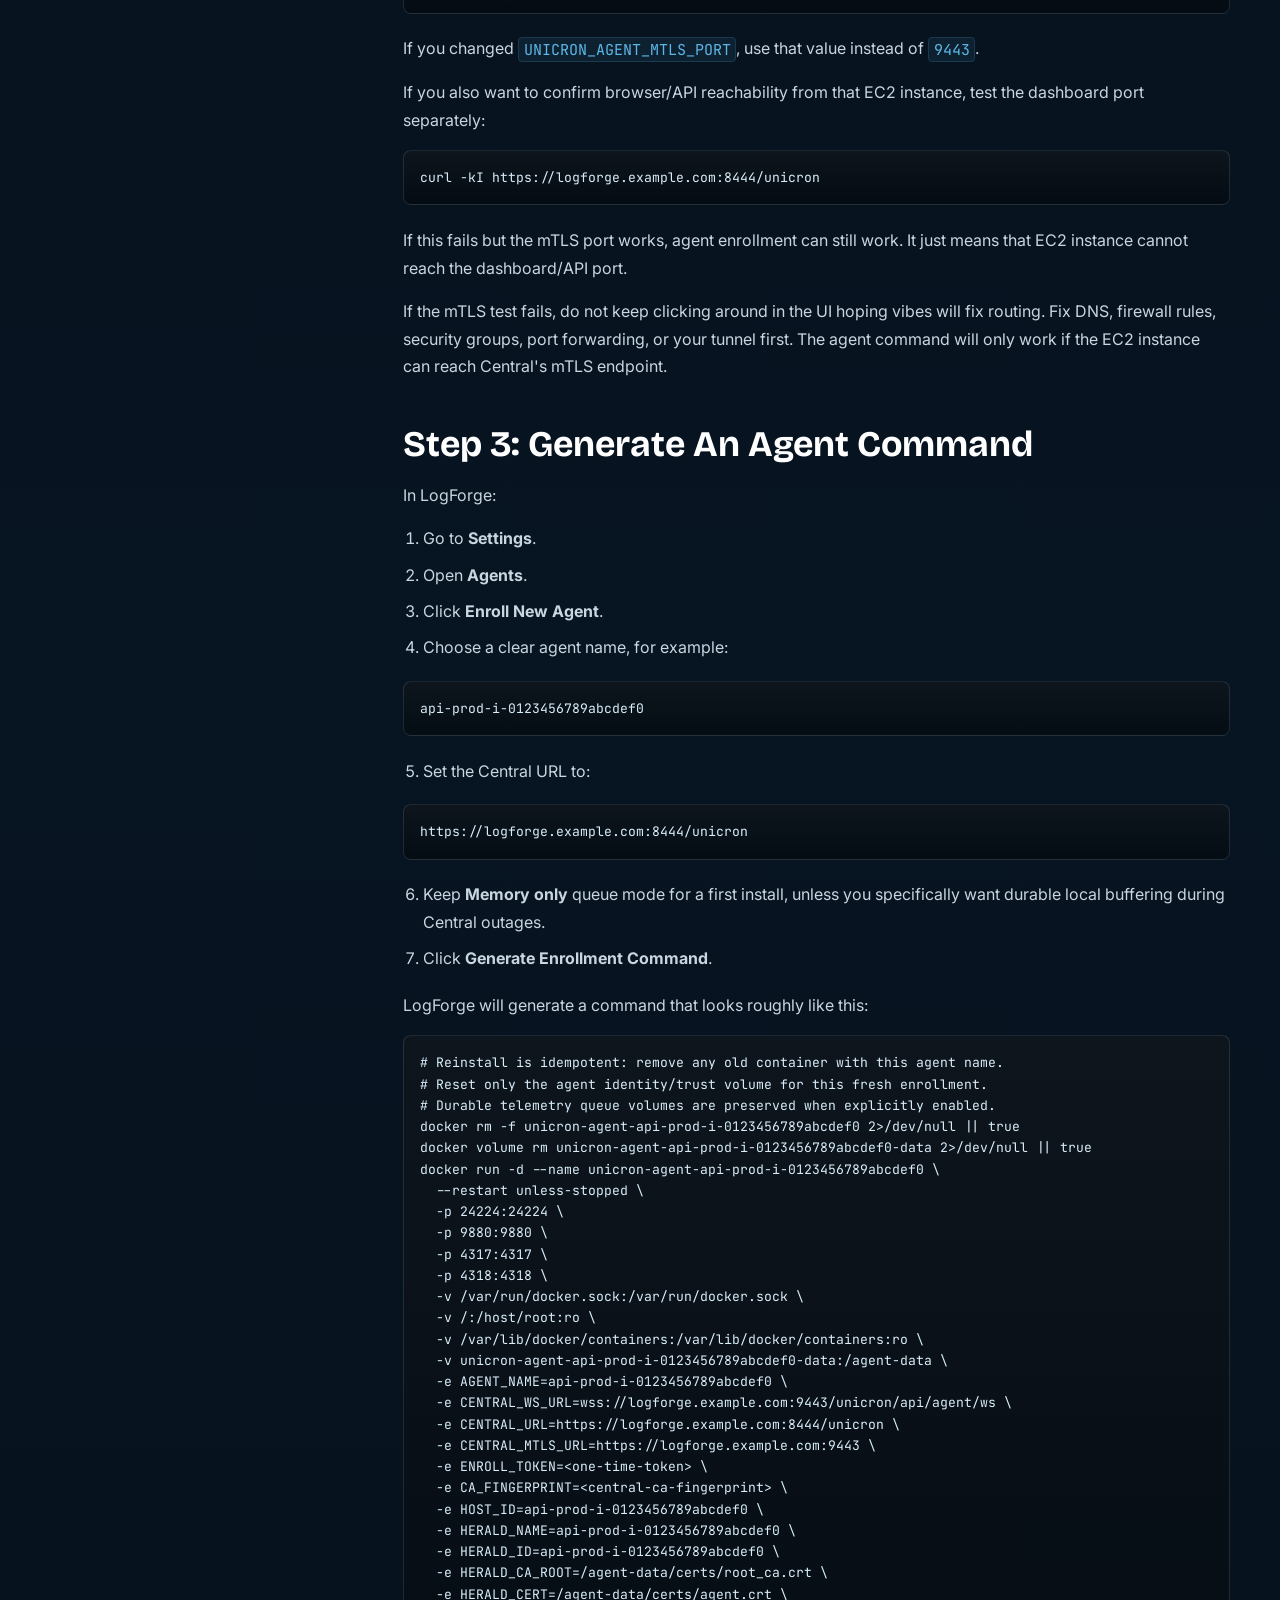
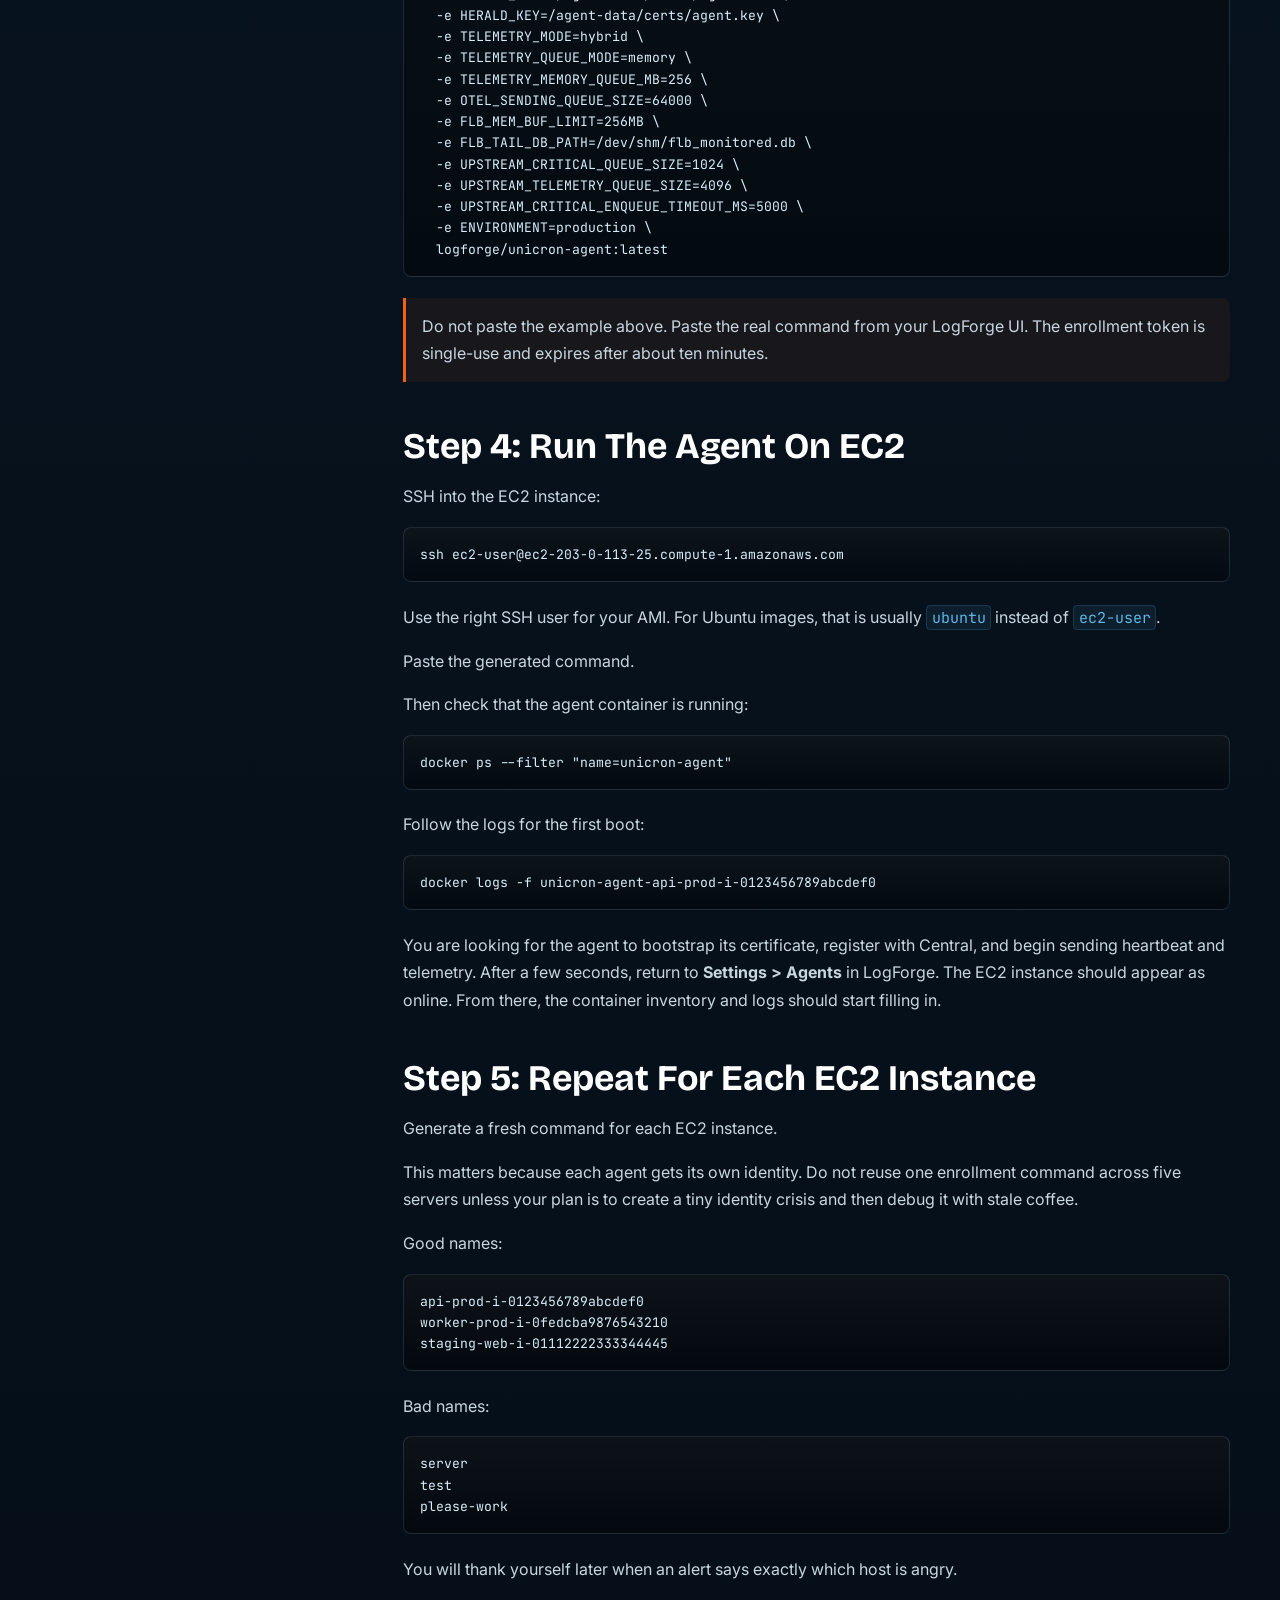
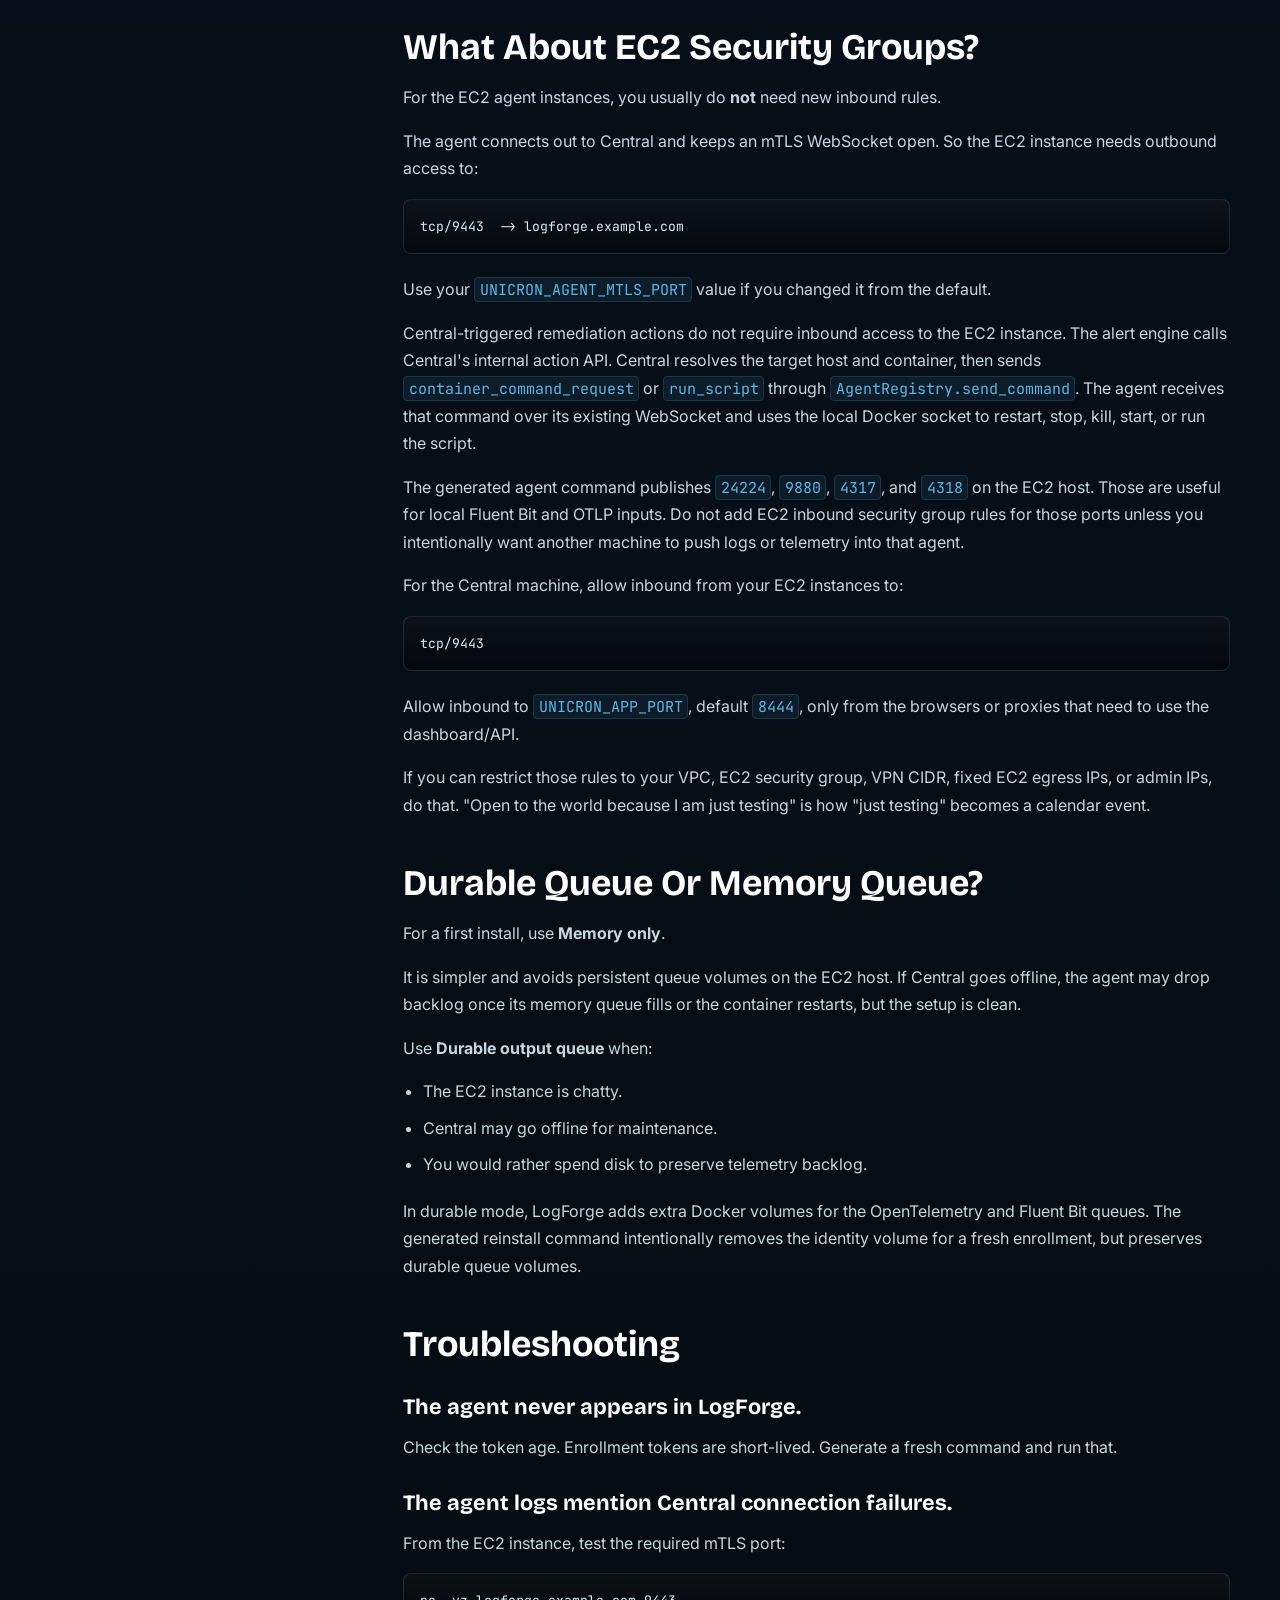
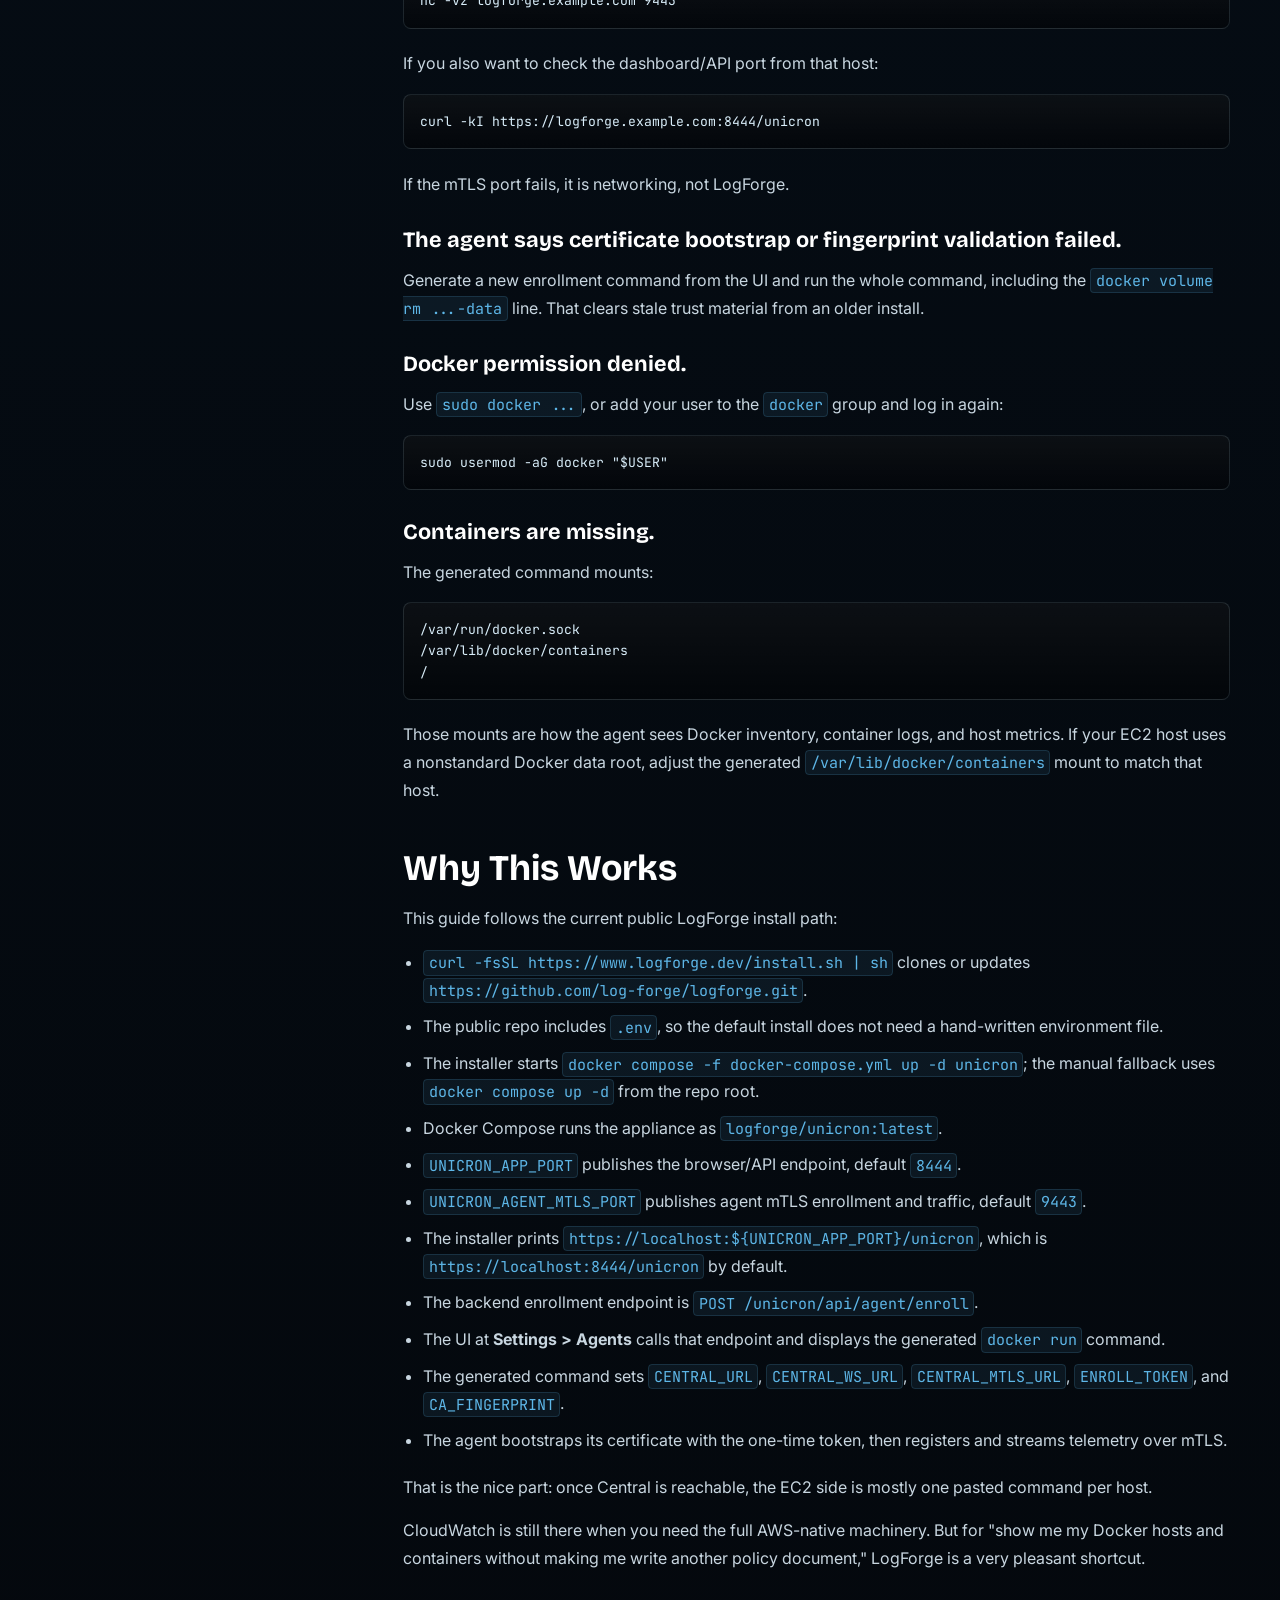
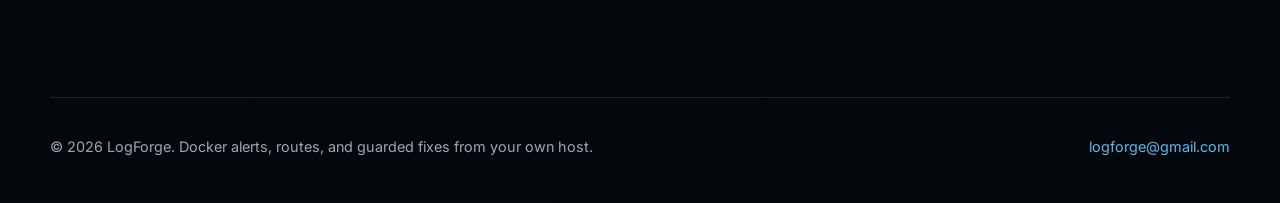
<file: blog/monitoring-ec2-with-logforge.html>
<!DOCTYPE html>
<html lang="en">

<head>
    <meta charset="UTF-8" />
    <meta name="viewport" content="width=device-width, initial-scale=1.0" />
    <meta name="description" content="Monitor EC2 Docker hosts with LogForge Central and remote agents without setting up a full CloudWatch log pipeline." />
    <title>Monitoring EC2 With LogForge - LogForge Blog</title>
    <link rel="canonical" href="https://www.logforge.dev/blog/monitoring-ec2-with-logforge.html" />
    <link rel="preconnect" href="https://fonts.googleapis.com" />
    <link rel="preconnect" href="https://fonts.gstatic.com" crossorigin />
    <link href="https://fonts.googleapis.com/css2?family=Bricolage+Grotesque:wght@600;700;800&family=Inter:wght@400;500;600;700;800&family=JetBrains+Mono:wght@400;500;600;700&display=swap" rel="stylesheet" />
    <link rel="icon" href="../assets/logo-32x32.ico" type="image/x-icon" />
    <link rel="stylesheet" href="../styles.css" />
</head>

<body class="blog-page">
    <div class="page-grid" aria-hidden="true"></div>

    <header class="site-header">
        <a class="brand" href="../" aria-label="LogForge home">
            <img src="../assets/logforge-Icon-transparent-512x512.png" alt="" />
            <span>LogForge</span>
        </a>

        <nav class="site-nav" aria-label="Primary navigation">
            <a href="../#flow">Live flow</a>
            <a href="../#incident">Incident delta</a>
            <a href="../#compare">Compare</a>
            <a href="../#templates">Templates</a>
            <a href="./" aria-current="page">Blog</a>
            <a href="../cirdan.html">Cirdan</a>
            <a href="../#premium">Premium</a>
            <a href="../#install">Install</a>
        </nav>

        <a class="header-cta" href="https://github.com/log-forge/logforge" target="_blank" rel="noopener noreferrer">GitHub</a>
    </header>

    <main class="article-shell">
        <article>
            <header class="article-hero">
                <div class="article-hero-copy">
                    <p class="mono-label">// blog.guide.ec2</p>
                    <h1>Monitoring EC2 With LogForge, Without Turning Your Afternoon Into an IAM Side Quest</h1>
                    <p class="article-dek">Run LogForge Central on your own machine, enroll each EC2 Docker host as an agent, and keep the monitoring setup simple enough that it does not become the project.</p>
                    <p class="article-meta"><time datetime="2026-05-29">May 29, 2026</time> / remote agents / docker monitoring</p>
                </div>

                <aside class="article-hero-panel article-install-panel" aria-label="LogForge install options">
                    <span class="blog-card-meta">install options</span>
                    <div class="article-install-options">
                        <div class="article-install-option">
                            <strong>Recommended</strong>
                            <pre><code>curl -fsSL https://www.logforge.dev/install.sh | sh</code></pre>
                        </div>
                        <div class="article-install-option">
                            <strong>Manual Docker Compose</strong>
                            <pre><code>git clone https://github.com/log-forge/logforge.git
cd logforge
docker compose pull
docker compose up -d</code></pre>
                        </div>
                    </div>
                    <dl class="article-port-grid article-port-grid--compact">
                        <div>
                            <dt>8444</dt>
                            <dd>Dashboard/API at <code>/unicron</code></dd>
                        </div>
                        <div>
                            <dt>9443</dt>
                            <dd>Agent mTLS</dd>
                        </div>
                    </dl>
                </aside>
            </header>

            <div class="article-layout">
                <aside class="article-sidebar" aria-label="Article navigation">
                    <div class="article-side-card">
                        <strong>Scenario</strong>
                        <p>A few EC2 boxes are running Docker workloads, and you want one place to watch them without building an AWS-native observability stack first.</p>
                    </div>
                    <nav class="article-toc" aria-label="On this page">
                        <strong>On this page</strong>
                        <ol>
                            <li><a href="#shape">Setup shape</a></li>
                            <li><a href="#ecs">ECS note</a></li>
                            <li><a href="#needs">What you need</a></li>
                            <li><a href="#central">Start Central</a></li>
                            <li><a href="#reachability">Check reachability</a></li>
                            <li><a href="#command">Generate command</a></li>
                            <li><a href="#ec2">Run on EC2</a></li>
                            <li><a href="#security-groups">Security groups</a></li>
                            <li><a href="#troubleshooting">Troubleshooting</a></li>
                        </ol>
                    </nav>
                </aside>

                <div class="article-prose">
                    <section id="intro" aria-label="Introduction">
                        <p>What do you do when you want to monitor your EC2 instances?</p>
                        <p>Set up CloudWatch, right?</p>
                        <p>That is the default answer, and it is not a bad answer. CloudWatch is powerful. It is also the kind of powerful where a simple "I want to see what my instance is doing" can turn into IAM roles, agent packages, log groups, JSON config files, retention policies, pricing tabs, and one browser tab you keep open only because you are afraid closing it will break the spell.</p>
                        <p>There is a simpler way if your goal is: "I have a few EC2 boxes running Docker workloads, and I want one place to watch them."</p>
                        <p>Run LogForge Central on your personal machine, workstation, home server, or whichever device has the most comfortable amount of CPU, memory, and disk. Then run the LogForge remote agent on each EC2 instance. Central stays yours. The EC2 instances phone home.</p>
                        <p>No CloudWatch agent ceremony required.</p>
                    </section>

                    <section id="shape">
                        <h2>The Shape Of The Setup</h2>
                        <p>The setup has two parts:</p>
                        <ol>
                            <li><strong>LogForge Central.</strong> This is the web UI, API, storage, auth, alerting, notifications, and agent enrollment service. In the public Docker Compose install, it runs as one appliance container.</li>
                            <li><strong>LogForge agent.</strong> This runs on each EC2 instance you want to monitor. It watches Docker, host metrics, logs, and container inventory, then sends telemetry back to Central over LogForge's mTLS endpoint.</li>
                        </ol>
                        <p>The important network detail for agents is direction:</p>
                        <pre><code class="language-text">EC2 agent  ---&gt;  your LogForge Central mTLS port</code></pre>
                        <p>Your EC2 instances do not need inbound ports opened for LogForge. They need outbound access to your Central machine. Central must be reachable from those EC2 instances.</p>
                        <p>The current public install exposes two host ports:</p>
                        <div class="article-table-wrap" role="region" aria-label="LogForge public install ports" tabindex="0">
                            <table>
                                <thead>
                                    <tr>
                                        <th scope="col">Setting</th>
                                        <th scope="col">Default</th>
                                        <th scope="col">Used for</th>
                                    </tr>
                                </thead>
                                <tbody>
                                    <tr>
                                        <td><code>UNICRON_APP_PORT</code></td>
                                        <td><code>8444</code></td>
                                        <td>LogForge web UI and API at <code class="article-url-code">https://&lt;your-central-host&gt;:8444/unicron</code></td>
                                    </tr>
                                    <tr>
                                        <td><code>UNICRON_AGENT_MTLS_PORT</code></td>
                                        <td><code>9443</code></td>
                                        <td>Agent mTLS enrollment, WebSocket, and telemetry ingress</td>
                                    </tr>
                                </tbody>
                            </table>
                        </div>
                        <p>If your Central machine is behind a home router, office firewall, or laptop Wi-Fi, you need one of these before EC2 can reach it:</p>
                        <ul>
                            <li>A DNS name pointing at the Central machine, plus port forwarding for <code>UNICRON_AGENT_MTLS_PORT</code>. Forward <code>UNICRON_APP_PORT</code> too if you want to open the dashboard from outside that network.</li>
                            <li>A private network overlay such as WireGuard, Tailscale, or ZeroTier where EC2 can reach the Central host by a stable name.</li>
                            <li>A reverse tunnel or proxy that forwards the browser/API port and the mTLS port.</li>
                            <li>Or, if you decide your "most powerful device" is actually another cloud VM, run Central there instead.</li>
                        </ul>
                        <p>For the rest of this guide, I will use:</p>
                        <pre><code class="language-text">logforge.example.com</code></pre>
                        <p>Replace it with your real DNS name or reachable tunnel hostname.</p>
                    </section>

                    <section id="ecs">
                        <h2>Does This Apply To ECS?</h2>
                        <p>It applies to ECS when your ECS tasks run on EC2 container instances that you manage. In that setup, install one LogForge agent per ECS container instance, not one per ECS task. The ECS-specific guide is here: <a href="monitoring-ecs-on-ec2-with-logforge.html">Monitoring ECS On EC2 With LogForge</a>.</p>
                        <p>It does not apply to pure ECS Fargate, because Fargate does not expose the Docker host boundary that the LogForge remote agent needs. The Fargate boundary guide is here: <a href="monitoring-ecs-fargate-with-logforge.html">Monitoring ECS Fargate With LogForge</a>.</p>
                    </section>

                    <section id="needs">
                        <h2>Step 0: What You Need</h2>
                        <p>On the Central machine:</p>
                        <ul>
                            <li>Docker</li>
                            <li>Docker Compose</li>
                            <li>A reachable hostname, like <code>logforge.example.com</code></li>
                            <li>Browser access to <code>UNICRON_APP_PORT</code>, default <code>8444</code>, from wherever you administer LogForge</li>
                            <li>TCP <code>UNICRON_AGENT_MTLS_PORT</code>, default <code>9443</code>, reachable from your EC2 instances</li>
                        </ul>
                        <p>On each EC2 instance:</p>
                        <ul>
                            <li>Linux with Docker installed</li>
                            <li>Outbound access to Central on <code>UNICRON_AGENT_MTLS_PORT</code>, default <code>9443</code></li>
                            <li>Permission to run Docker containers</li>
                        </ul>
                        <p>The LogForge agent is built for Docker hosts. If your EC2 instance is not running Docker yet, install and start Docker first. On Amazon Linux 2023, that usually looks like:</p>
                        <pre><code class="language-sh">sudo dnf update -y
sudo dnf install -y docker
sudo systemctl enable --now docker
sudo usermod -aG docker "$USER"</code></pre>
                        <p>After adding your user to the <code>docker</code> group, log out and back in, or use <code>sudo docker</code> for the first run.</p>
                    </section>

                    <section id="central">
                        <h2>Step 1: Start LogForge Central</h2>
                        <p>On the machine where Central will live, run the public installer:</p>
                        <pre><code class="language-sh">curl -fsSL https://www.logforge.dev/install.sh | sh</code></pre>
                        <p>The installer clones or updates the public repo, starts LogForge with Docker Compose, and prints the local URL:</p>
                        <pre><code class="language-text">https://localhost:8444/unicron</code></pre>
                        <p>Open that on the Central machine. If you are connecting from another machine, replace <code>localhost</code> with your reachable hostname:</p>
                        <pre><code class="language-text">https://logforge.example.com:8444/unicron</code></pre>
                        <p>If you prefer to run the commands yourself, use the public repo flow:</p>
                        <pre><code class="language-sh">git clone https://github.com/log-forge/logforge.git
cd logforge
docker compose pull
docker compose up -d
docker compose ps</code></pre>
                        <p>The public repo includes <code>.env</code>. You do not need to create one by hand for the default install. If the dashboard port conflicts, change <code>UNICRON_APP_PORT</code>. If the agent mTLS port conflicts, change <code>UNICRON_AGENT_MTLS_PORT</code>. Then recreate the container so Docker Compose reads the new values:</p>
                        <pre><code class="language-sh">docker compose up -d
docker compose ps</code></pre>
                        <p>If you did not set <code>CENTRAL_ADMIN_PASSWORD</code>, LogForge generates a first-boot admin password and logs it once. Fetch it with:</p>
                        <pre><code class="language-sh">docker logs unicron-appliance | grep -E "Local admin first-boot generated administrator credential|generatedPassword"</code></pre>
                        <p>Log in as <code>admin</code> using that generated password.</p>
                        <aside class="article-note">
                            <p><strong>Developer note:</strong> if your browser complains about the certificate, that is expected for a local-first appliance unless you have put a public certificate in front of it. The agents do not blindly trust the browser certificate; enrollment includes a CA fingerprint so the agent can bootstrap trust against Central.</p>
                        </aside>
                    </section>

                    <section id="reachability">
                        <h2>Step 2: Check Central Reachability From EC2</h2>
                        <p>Before generating agent commands, SSH into one EC2 instance and make sure it can reach Central's agent mTLS port.</p>
                        <pre><code class="language-sh">nc -vz logforge.example.com 9443</code></pre>
                        <p>If <code>nc</code> is not installed:</p>
                        <pre><code class="language-sh">timeout 5 bash -c '&lt;/dev/tcp/logforge.example.com/9443' &amp;&amp; echo "9443 reachable"</code></pre>
                        <p>If you changed <code>UNICRON_AGENT_MTLS_PORT</code>, use that value instead of <code>9443</code>.</p>
                        <p>If you also want to confirm browser/API reachability from that EC2 instance, test the dashboard port separately:</p>
                        <pre><code class="language-sh">curl -kI https://logforge.example.com:8444/unicron</code></pre>
                        <p>If this fails but the mTLS port works, agent enrollment can still work. It just means that EC2 instance cannot reach the dashboard/API port.</p>
                        <p>If the mTLS test fails, do not keep clicking around in the UI hoping vibes will fix routing. Fix DNS, firewall rules, security groups, port forwarding, or your tunnel first. The agent command will only work if the EC2 instance can reach Central's mTLS endpoint.</p>
                    </section>

                    <section id="command">
                        <h2>Step 3: Generate An Agent Command</h2>
                        <p>In LogForge:</p>
                        <ol>
                            <li>Go to <strong>Settings</strong>.</li>
                            <li>Open <strong>Agents</strong>.</li>
                            <li>Click <strong>Enroll New Agent</strong>.</li>
                            <li>Choose a clear agent name, for example:</li>
                        </ol>
                        <pre><code class="language-text">api-prod-i-0123456789abcdef0</code></pre>
                        <ol start="5">
                            <li>Set the Central URL to:</li>
                        </ol>
                        <pre><code class="language-text">https://logforge.example.com:8444/unicron</code></pre>
                        <ol start="6">
                            <li>Keep <strong>Memory only</strong> queue mode for a first install, unless you specifically want durable local buffering during Central outages.</li>
                            <li>Click <strong>Generate Enrollment Command</strong>.</li>
                        </ol>
                        <p>LogForge will generate a command that looks roughly like this:</p>
                        <pre><code class="language-sh"># Reinstall is idempotent: remove any old container with this agent name.
# Reset only the agent identity/trust volume for this fresh enrollment.
# Durable telemetry queue volumes are preserved when explicitly enabled.
docker rm -f unicron-agent-api-prod-i-0123456789abcdef0 2&gt;/dev/null || true
docker volume rm unicron-agent-api-prod-i-0123456789abcdef0-data 2&gt;/dev/null || true
docker run -d --name unicron-agent-api-prod-i-0123456789abcdef0 \
  --restart unless-stopped \
  -p 24224:24224 \
  -p 9880:9880 \
  -p 4317:4317 \
  -p 4318:4318 \
  -v /var/run/docker.sock:/var/run/docker.sock \
  -v /:/host/root:ro \
  -v /var/lib/docker/containers:/var/lib/docker/containers:ro \
  -v unicron-agent-api-prod-i-0123456789abcdef0-data:/agent-data \
  -e AGENT_NAME=api-prod-i-0123456789abcdef0 \
  -e CENTRAL_WS_URL=wss://logforge.example.com:9443/unicron/api/agent/ws \
  -e CENTRAL_URL=https://logforge.example.com:8444/unicron \
  -e CENTRAL_MTLS_URL=https://logforge.example.com:9443 \
  -e ENROLL_TOKEN=&lt;one-time-token&gt; \
  -e CA_FINGERPRINT=&lt;central-ca-fingerprint&gt; \
  -e HOST_ID=api-prod-i-0123456789abcdef0 \
  -e HERALD_NAME=api-prod-i-0123456789abcdef0 \
  -e HERALD_ID=api-prod-i-0123456789abcdef0 \
  -e HERALD_CA_ROOT=/agent-data/certs/root_ca.crt \
  -e HERALD_CERT=/agent-data/certs/agent.crt \
  -e HERALD_KEY=/agent-data/certs/agent.key \
  -e TELEMETRY_MODE=hybrid \
  -e TELEMETRY_QUEUE_MODE=memory \
  -e TELEMETRY_MEMORY_QUEUE_MB=256 \
  -e OTEL_SENDING_QUEUE_SIZE=64000 \
  -e FLB_MEM_BUF_LIMIT=256MB \
  -e FLB_TAIL_DB_PATH=/dev/shm/flb_monitored.db \
  -e UPSTREAM_CRITICAL_QUEUE_SIZE=1024 \
  -e UPSTREAM_TELEMETRY_QUEUE_SIZE=4096 \
  -e UPSTREAM_CRITICAL_ENQUEUE_TIMEOUT_MS=5000 \
  -e ENVIRONMENT=production \
  logforge/unicron-agent:latest</code></pre>
                        <aside class="article-note">
                            <p>Do not paste the example above. Paste the real command from your LogForge UI. The enrollment token is single-use and expires after about ten minutes.</p>
                        </aside>
                    </section>

                    <section id="ec2">
                        <h2>Step 4: Run The Agent On EC2</h2>
                        <p>SSH into the EC2 instance:</p>
                        <pre><code class="language-sh">ssh ec2-user@ec2-203-0-113-25.compute-1.amazonaws.com</code></pre>
                        <p>Use the right SSH user for your AMI. For Ubuntu images, that is usually <code>ubuntu</code> instead of <code>ec2-user</code>.</p>
                        <p>Paste the generated command.</p>
                        <p>Then check that the agent container is running:</p>
                        <pre><code class="language-sh">docker ps --filter "name=unicron-agent"</code></pre>
                        <p>Follow the logs for the first boot:</p>
                        <pre><code class="language-sh">docker logs -f unicron-agent-api-prod-i-0123456789abcdef0</code></pre>
                        <p>You are looking for the agent to bootstrap its certificate, register with Central, and begin sending heartbeat and telemetry. After a few seconds, return to <strong>Settings &gt; Agents</strong> in LogForge. The EC2 instance should appear as online. From there, the container inventory and logs should start filling in.</p>
                    </section>

                    <section id="repeat">
                        <h2>Step 5: Repeat For Each EC2 Instance</h2>
                        <p>Generate a fresh command for each EC2 instance.</p>
                        <p>This matters because each agent gets its own identity. Do not reuse one enrollment command across five servers unless your plan is to create a tiny identity crisis and then debug it with stale coffee.</p>
                        <p>Good names:</p>
                        <pre><code class="language-text">api-prod-i-0123456789abcdef0
worker-prod-i-0fedcba9876543210
staging-web-i-01112222333344445</code></pre>
                        <p>Bad names:</p>
                        <pre><code class="language-text">server
test
please-work</code></pre>
                        <p>You will thank yourself later when an alert says exactly which host is angry.</p>
                    </section>

                    <section id="security-groups">
                        <h2>What About EC2 Security Groups?</h2>
                        <p>For the EC2 agent instances, you usually do <strong>not</strong> need new inbound rules.</p>
                        <p>The agent connects out to Central and keeps an mTLS WebSocket open. So the EC2 instance needs outbound access to:</p>
                        <pre><code class="language-text">tcp/9443  -&gt; logforge.example.com</code></pre>
                        <p>Use your <code>UNICRON_AGENT_MTLS_PORT</code> value if you changed it from the default.</p>
                        <p>Central-triggered remediation actions do not require inbound access to the EC2 instance. The alert engine calls Central's internal action API. Central resolves the target host and container, then sends <code>container_command_request</code> or <code>run_script</code> through <code>AgentRegistry.send_command</code>. The agent receives that command over its existing WebSocket and uses the local Docker socket to restart, stop, kill, start, or run the script.</p>
                        <p>The generated agent command publishes <code>24224</code>, <code>9880</code>, <code>4317</code>, and <code>4318</code> on the EC2 host. Those are useful for local Fluent Bit and OTLP inputs. Do not add EC2 inbound security group rules for those ports unless you intentionally want another machine to push logs or telemetry into that agent.</p>
                        <p>For the Central machine, allow inbound from your EC2 instances to:</p>
                        <pre><code class="language-text">tcp/9443</code></pre>
                        <p>Allow inbound to <code>UNICRON_APP_PORT</code>, default <code>8444</code>, only from the browsers or proxies that need to use the dashboard/API.</p>
                        <p>If you can restrict those rules to your VPC, EC2 security group, VPN CIDR, fixed EC2 egress IPs, or admin IPs, do that. "Open to the world because I am just testing" is how "just testing" becomes a calendar event.</p>
                    </section>

                    <section id="queue">
                        <h2>Durable Queue Or Memory Queue?</h2>
                        <p>For a first install, use <strong>Memory only</strong>.</p>
                        <p>It is simpler and avoids persistent queue volumes on the EC2 host. If Central goes offline, the agent may drop backlog once its memory queue fills or the container restarts, but the setup is clean.</p>
                        <p>Use <strong>Durable output queue</strong> when:</p>
                        <ul>
                            <li>The EC2 instance is chatty.</li>
                            <li>Central may go offline for maintenance.</li>
                            <li>You would rather spend disk to preserve telemetry backlog.</li>
                        </ul>
                        <p>In durable mode, LogForge adds extra Docker volumes for the OpenTelemetry and Fluent Bit queues. The generated reinstall command intentionally removes the identity volume for a fresh enrollment, but preserves durable queue volumes.</p>
                    </section>

                    <section id="troubleshooting">
                        <h2>Troubleshooting</h2>
                        <h3>The agent never appears in LogForge.</h3>
                        <p>Check the token age. Enrollment tokens are short-lived. Generate a fresh command and run that.</p>

                        <h3>The agent logs mention Central connection failures.</h3>
                        <p>From the EC2 instance, test the required mTLS port:</p>
                        <pre><code class="language-sh">nc -vz logforge.example.com 9443</code></pre>
                        <p>If you also want to check the dashboard/API port from that host:</p>
                        <pre><code class="language-sh">curl -kI https://logforge.example.com:8444/unicron</code></pre>
                        <p>If the mTLS port fails, it is networking, not LogForge.</p>

                        <h3>The agent says certificate bootstrap or fingerprint validation failed.</h3>
                        <p>Generate a new enrollment command from the UI and run the whole command, including the <code>docker volume rm ...-data</code> line. That clears stale trust material from an older install.</p>

                        <h3>Docker permission denied.</h3>
                        <p>Use <code>sudo docker ...</code>, or add your user to the <code>docker</code> group and log in again:</p>
                        <pre><code class="language-sh">sudo usermod -aG docker "$USER"</code></pre>

                        <h3>Containers are missing.</h3>
                        <p>The generated command mounts:</p>
                        <pre><code class="language-text">/var/run/docker.sock
/var/lib/docker/containers
/</code></pre>
                        <p>Those mounts are how the agent sees Docker inventory, container logs, and host metrics. If your EC2 host uses a nonstandard Docker data root, adjust the generated <code>/var/lib/docker/containers</code> mount to match that host.</p>
                    </section>

                    <section id="why">
                        <h2>Why This Works</h2>
                        <p>This guide follows the current public LogForge install path:</p>
                        <ul>
                            <li><code>curl -fsSL https://www.logforge.dev/install.sh | sh</code> clones or updates <code>https://github.com/log-forge/logforge.git</code>.</li>
                            <li>The public repo includes <code>.env</code>, so the default install does not need a hand-written environment file.</li>
                            <li>The installer starts <code>docker compose -f docker-compose.yml up -d unicron</code>; the manual fallback uses <code>docker compose up -d</code> from the repo root.</li>
                            <li>Docker Compose runs the appliance as <code>logforge/unicron:latest</code>.</li>
                            <li><code>UNICRON_APP_PORT</code> publishes the browser/API endpoint, default <code>8444</code>.</li>
                            <li><code>UNICRON_AGENT_MTLS_PORT</code> publishes agent mTLS enrollment and traffic, default <code>9443</code>.</li>
                            <li>The installer prints <code>https://localhost:${UNICRON_APP_PORT}/unicron</code>, which is <code>https://localhost:8444/unicron</code> by default.</li>
                            <li>The backend enrollment endpoint is <code>POST /unicron/api/agent/enroll</code>.</li>
                            <li>The UI at <strong>Settings &gt; Agents</strong> calls that endpoint and displays the generated <code>docker run</code> command.</li>
                            <li>The generated command sets <code>CENTRAL_URL</code>, <code>CENTRAL_WS_URL</code>, <code>CENTRAL_MTLS_URL</code>, <code>ENROLL_TOKEN</code>, and <code>CA_FINGERPRINT</code>.</li>
                            <li>The agent bootstraps its certificate with the one-time token, then registers and streams telemetry over mTLS.</li>
                        </ul>
                        <p>That is the nice part: once Central is reachable, the EC2 side is mostly one pasted command per host.</p>
                        <p>CloudWatch is still there when you need the full AWS-native machinery. But for "show me my Docker hosts and containers without making me write another policy document," LogForge is a very pleasant shortcut.</p>
                    </section>
                </div>
            </div>
        </article>
    </main>

    <footer class="site-footer">
        <p>&copy; 2026 LogForge. Docker alerts, routes, and guarded fixes from your own host.</p>
        <a href="mailto:logforge@gmail.com">logforge@gmail.com</a>
    </footer>

    <script src="../script.js"></script>
</body>

</html>
</file>
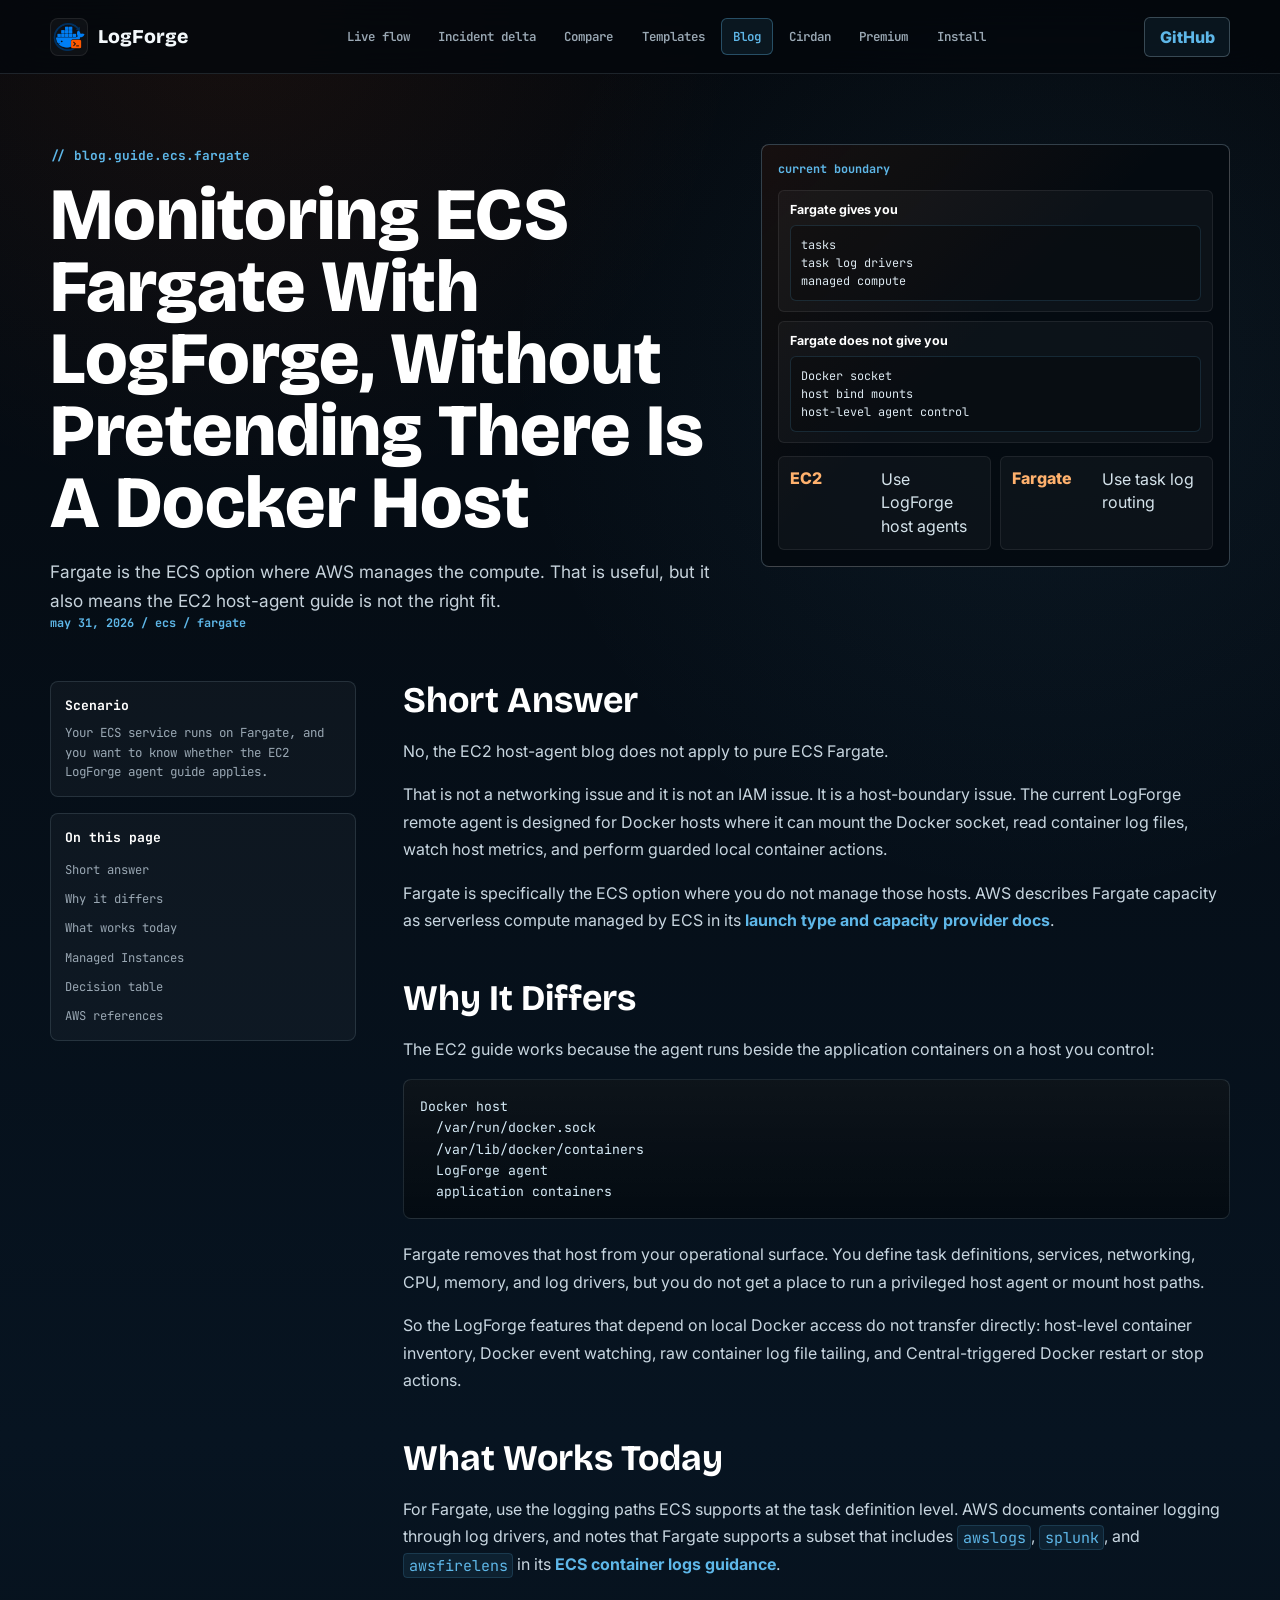
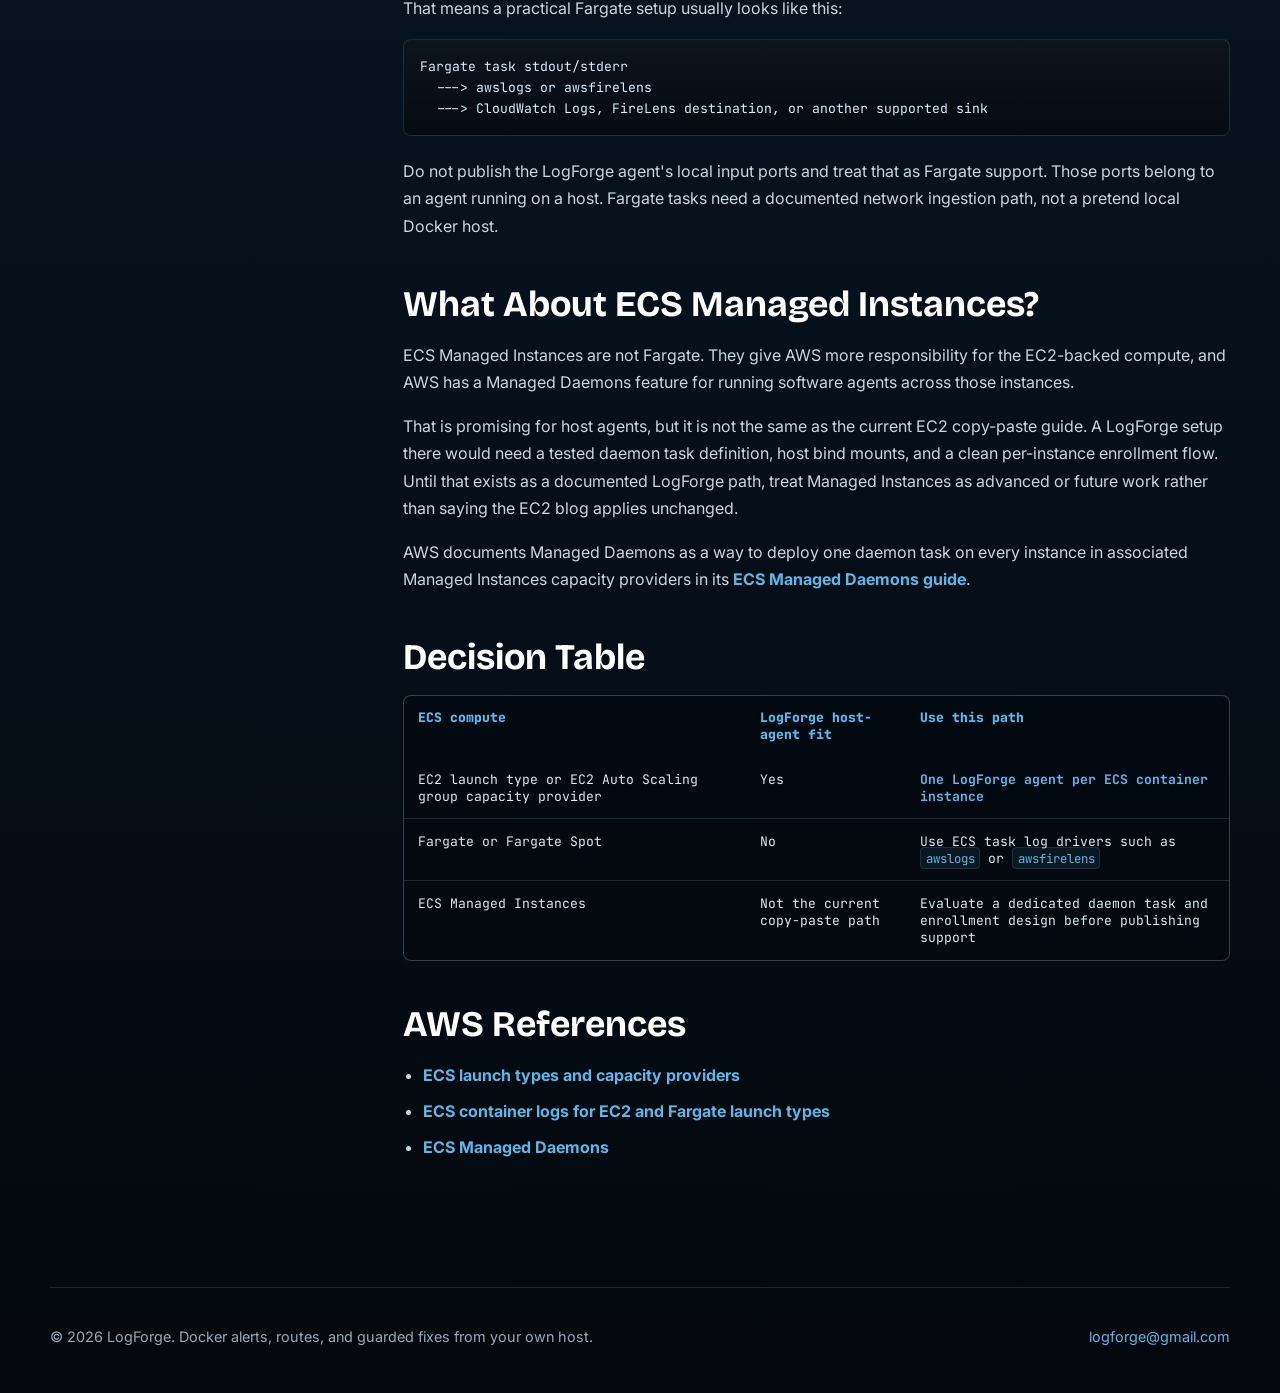
<file: blog/monitoring-ecs-fargate-with-logforge.html>
<!DOCTYPE html>
<html lang="en">

<head>
    <meta charset="UTF-8" />
    <meta name="viewport" content="width=device-width, initial-scale=1.0" />
    <meta name="description" content="Understand where LogForge fits with ECS Fargate, AWS task log drivers, and ECS Managed Instances." />
    <title>Monitoring ECS Fargate With LogForge - LogForge Blog</title>
    <link rel="canonical" href="https://www.logforge.dev/blog/monitoring-ecs-fargate-with-logforge.html" />
    <link rel="preconnect" href="https://fonts.googleapis.com" />
    <link rel="preconnect" href="https://fonts.gstatic.com" crossorigin />
    <link href="https://fonts.googleapis.com/css2?family=Bricolage+Grotesque:wght@600;700;800&family=Inter:wght@400;500;600;700;800&family=JetBrains+Mono:wght@400;500;600;700&display=swap" rel="stylesheet" />
    <link rel="icon" href="../assets/logo-32x32.ico" type="image/x-icon" />
    <link rel="stylesheet" href="../styles.css" />
</head>

<body class="blog-page">
    <div class="page-grid" aria-hidden="true"></div>

    <header class="site-header">
        <a class="brand" href="../" aria-label="LogForge home">
            <img src="../assets/logforge-Icon-transparent-512x512.png" alt="" />
            <span>LogForge</span>
        </a>

        <nav class="site-nav" aria-label="Primary navigation">
            <a href="../#flow">Live flow</a>
            <a href="../#incident">Incident delta</a>
            <a href="../#compare">Compare</a>
            <a href="../#templates">Templates</a>
            <a href="./" aria-current="page">Blog</a>
            <a href="../cirdan.html">Cirdan</a>
            <a href="../#premium">Premium</a>
            <a href="../#install">Install</a>
        </nav>

        <a class="header-cta" href="https://github.com/log-forge/logforge" target="_blank" rel="noopener noreferrer">GitHub</a>
    </header>

    <main class="article-shell">
        <article>
            <header class="article-hero">
                <div class="article-hero-copy">
                    <p class="mono-label">// blog.guide.ecs.fargate</p>
                    <h1>Monitoring ECS Fargate With LogForge, Without Pretending There Is A Docker Host</h1>
                    <p class="article-dek">Fargate is the ECS option where AWS manages the compute. That is useful, but it also means the EC2 host-agent guide is not the right fit.</p>
                    <p class="article-meta"><time datetime="2026-05-31">May 31, 2026</time> / ecs / fargate</p>
                </div>

                <aside class="article-hero-panel article-install-panel" aria-label="LogForge ECS Fargate boundary">
                    <span class="blog-card-meta">current boundary</span>
                    <div class="article-install-options">
                        <div class="article-install-option">
                            <strong>Fargate gives you</strong>
                            <pre><code>tasks
task log drivers
managed compute</code></pre>
                        </div>
                        <div class="article-install-option">
                            <strong>Fargate does not give you</strong>
                            <pre><code>Docker socket
host bind mounts
host-level agent control</code></pre>
                        </div>
                    </div>
                    <dl class="article-port-grid article-port-grid--compact">
                        <div>
                            <dt>EC2</dt>
                            <dd>Use LogForge host agents</dd>
                        </div>
                        <div>
                            <dt>Fargate</dt>
                            <dd>Use task log routing</dd>
                        </div>
                    </dl>
                </aside>
            </header>

            <div class="article-layout">
                <aside class="article-sidebar" aria-label="Article navigation">
                    <div class="article-side-card">
                        <strong>Scenario</strong>
                        <p>Your ECS service runs on Fargate, and you want to know whether the EC2 LogForge agent guide applies.</p>
                    </div>
                    <nav class="article-toc" aria-label="On this page">
                        <strong>On this page</strong>
                        <ol>
                            <li><a href="#answer">Short answer</a></li>
                            <li><a href="#why">Why it differs</a></li>
                            <li><a href="#logs">What works today</a></li>
                            <li><a href="#managed-instances">Managed Instances</a></li>
                            <li><a href="#decision-table">Decision table</a></li>
                            <li><a href="#references">AWS references</a></li>
                        </ol>
                    </nav>
                </aside>

                <div class="article-prose">
                    <section id="answer">
                        <h2>Short Answer</h2>
                        <p>No, the EC2 host-agent blog does not apply to pure ECS Fargate.</p>
                        <p>That is not a networking issue and it is not an IAM issue. It is a host-boundary issue. The current LogForge remote agent is designed for Docker hosts where it can mount the Docker socket, read container log files, watch host metrics, and perform guarded local container actions.</p>
                        <p>Fargate is specifically the ECS option where you do not manage those hosts. AWS describes Fargate capacity as serverless compute managed by ECS in its <a href="https://docs.aws.amazon.com/AmazonECS/latest/developerguide/capacity-launch-type-comparison.html" target="_blank" rel="noopener noreferrer">launch type and capacity provider docs</a>.</p>
                    </section>

                    <section id="why">
                        <h2>Why It Differs</h2>
                        <p>The EC2 guide works because the agent runs beside the application containers on a host you control:</p>
                        <pre><code class="language-text">Docker host
  /var/run/docker.sock
  /var/lib/docker/containers
  LogForge agent
  application containers</code></pre>
                        <p>Fargate removes that host from your operational surface. You define task definitions, services, networking, CPU, memory, and log drivers, but you do not get a place to run a privileged host agent or mount host paths.</p>
                        <p>So the LogForge features that depend on local Docker access do not transfer directly: host-level container inventory, Docker event watching, raw container log file tailing, and Central-triggered Docker restart or stop actions.</p>
                    </section>

                    <section id="logs">
                        <h2>What Works Today</h2>
                        <p>For Fargate, use the logging paths ECS supports at the task definition level. AWS documents container logging through log drivers, and notes that Fargate supports a subset that includes <code>awslogs</code>, <code>splunk</code>, and <code>awsfirelens</code> in its <a href="https://docs.aws.amazon.com/prescriptive-guidance/latest/implementing-logging-monitoring-cloudwatch/ec2-fargate-logs.html" target="_blank" rel="noopener noreferrer">ECS container logs guidance</a>.</p>
                        <p>That means a practical Fargate setup usually looks like this:</p>
                        <pre><code class="language-text">Fargate task stdout/stderr
  ---&gt; awslogs or awsfirelens
  ---&gt; CloudWatch Logs, FireLens destination, or another supported sink</code></pre>
                        <p>Do not publish the LogForge agent's local input ports and treat that as Fargate support. Those ports belong to an agent running on a host. Fargate tasks need a documented network ingestion path, not a pretend local Docker host.</p>
                    </section>

                    <section id="managed-instances">
                        <h2>What About ECS Managed Instances?</h2>
                        <p>ECS Managed Instances are not Fargate. They give AWS more responsibility for the EC2-backed compute, and AWS has a Managed Daemons feature for running software agents across those instances.</p>
                        <p>That is promising for host agents, but it is not the same as the current EC2 copy-paste guide. A LogForge setup there would need a tested daemon task definition, host bind mounts, and a clean per-instance enrollment flow. Until that exists as a documented LogForge path, treat Managed Instances as advanced or future work rather than saying the EC2 blog applies unchanged.</p>
                        <p>AWS documents Managed Daemons as a way to deploy one daemon task on every instance in associated Managed Instances capacity providers in its <a href="https://docs.aws.amazon.com/AmazonECS/latest/developerguide/managed-daemons.html" target="_blank" rel="noopener noreferrer">ECS Managed Daemons guide</a>.</p>
                    </section>

                    <section id="decision-table">
                        <h2>Decision Table</h2>
                        <div class="article-table-wrap" role="region" aria-label="LogForge ECS fit by compute type" tabindex="0">
                            <table>
                                <thead>
                                    <tr>
                                        <th scope="col">ECS compute</th>
                                        <th scope="col">LogForge host-agent fit</th>
                                        <th scope="col">Use this path</th>
                                    </tr>
                                </thead>
                                <tbody>
                                    <tr>
                                        <td>EC2 launch type or EC2 Auto Scaling group capacity provider</td>
                                        <td>Yes</td>
                                        <td><a href="monitoring-ecs-on-ec2-with-logforge.html">One LogForge agent per ECS container instance</a></td>
                                    </tr>
                                    <tr>
                                        <td>Fargate or Fargate Spot</td>
                                        <td>No</td>
                                        <td>Use ECS task log drivers such as <code>awslogs</code> or <code>awsfirelens</code></td>
                                    </tr>
                                    <tr>
                                        <td>ECS Managed Instances</td>
                                        <td>Not the current copy-paste path</td>
                                        <td>Evaluate a dedicated daemon task and enrollment design before publishing support</td>
                                    </tr>
                                </tbody>
                            </table>
                        </div>
                    </section>

                    <section id="references">
                        <h2>AWS References</h2>
                        <ul>
                            <li><a href="https://docs.aws.amazon.com/AmazonECS/latest/developerguide/capacity-launch-type-comparison.html" target="_blank" rel="noopener noreferrer">ECS launch types and capacity providers</a></li>
                            <li><a href="https://docs.aws.amazon.com/prescriptive-guidance/latest/implementing-logging-monitoring-cloudwatch/ec2-fargate-logs.html" target="_blank" rel="noopener noreferrer">ECS container logs for EC2 and Fargate launch types</a></li>
                            <li><a href="https://docs.aws.amazon.com/AmazonECS/latest/developerguide/managed-daemons.html" target="_blank" rel="noopener noreferrer">ECS Managed Daemons</a></li>
                        </ul>
                    </section>
                </div>
            </div>
        </article>
    </main>

    <footer class="site-footer">
        <p>&copy; 2026 LogForge. Docker alerts, routes, and guarded fixes from your own host.</p>
        <a href="mailto:logforge@gmail.com">logforge@gmail.com</a>
    </footer>

    <script src="../script.js"></script>
</body>

</html>
</file>
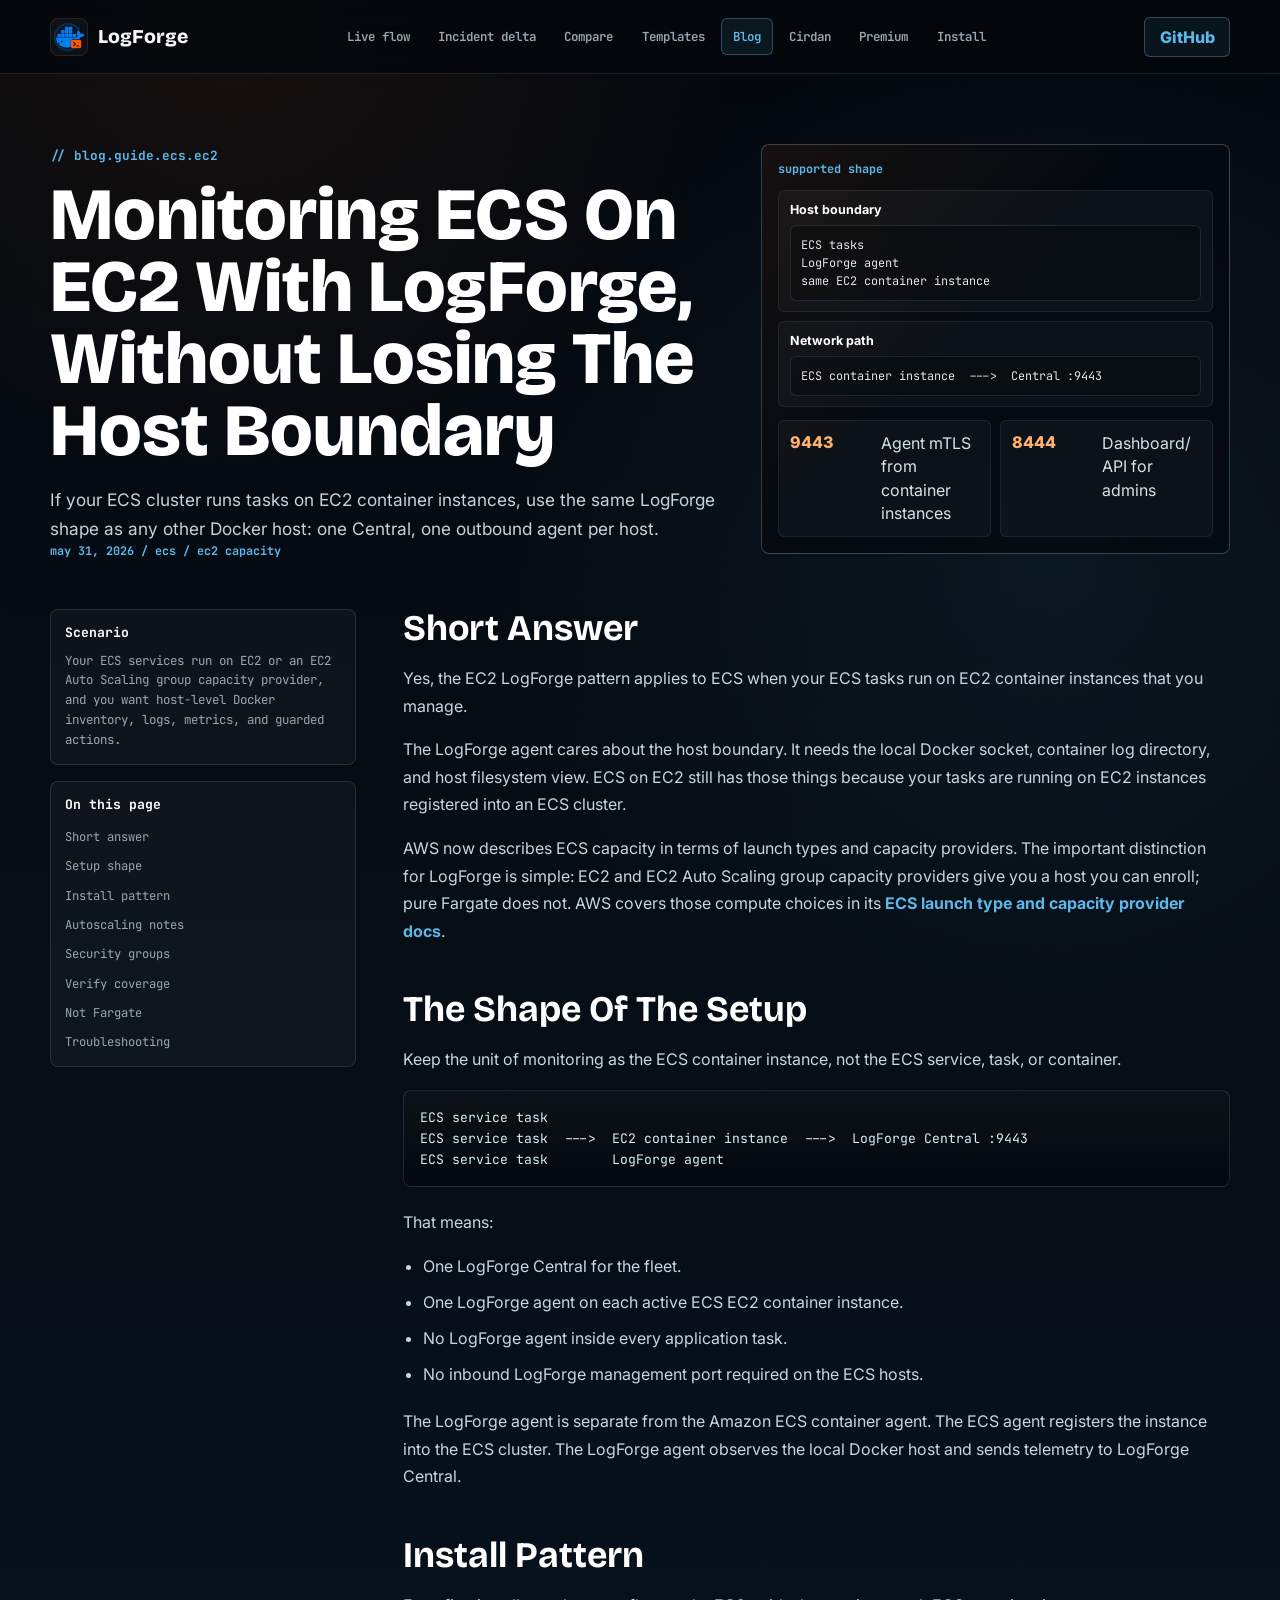
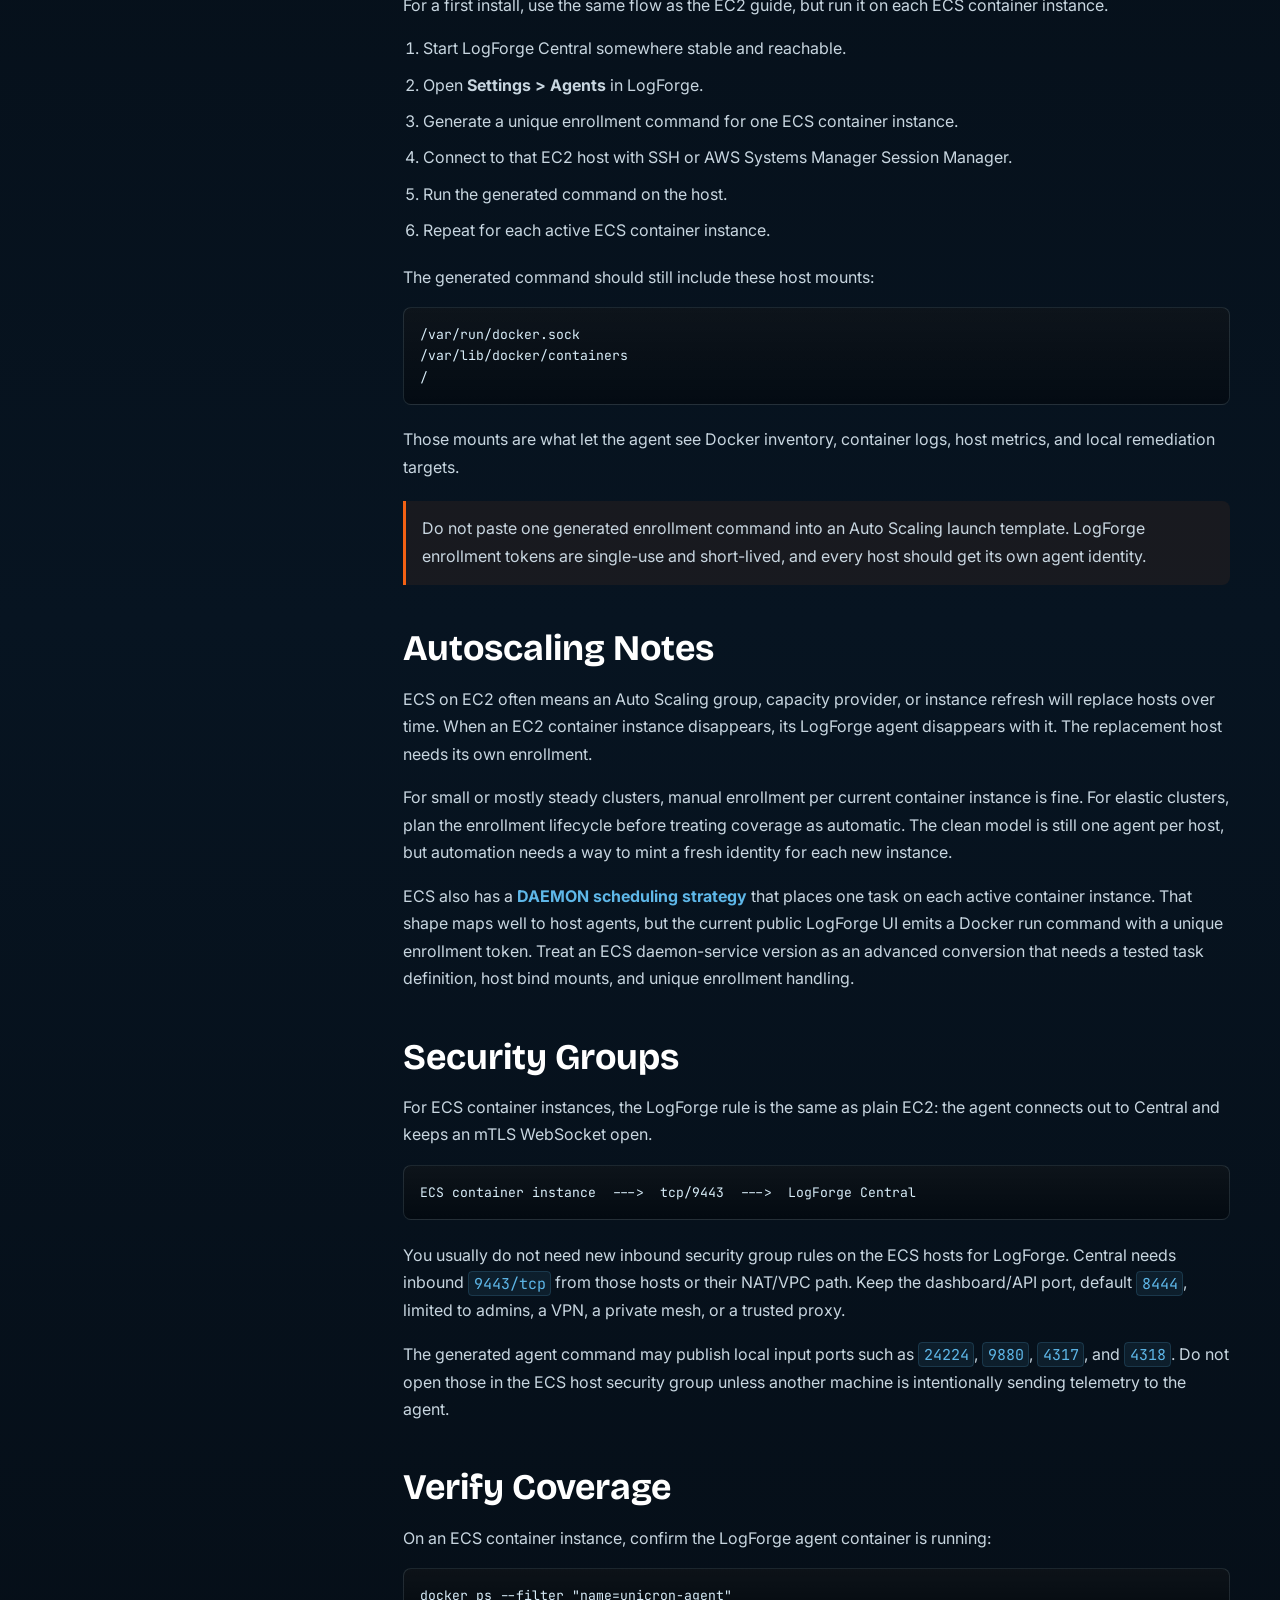
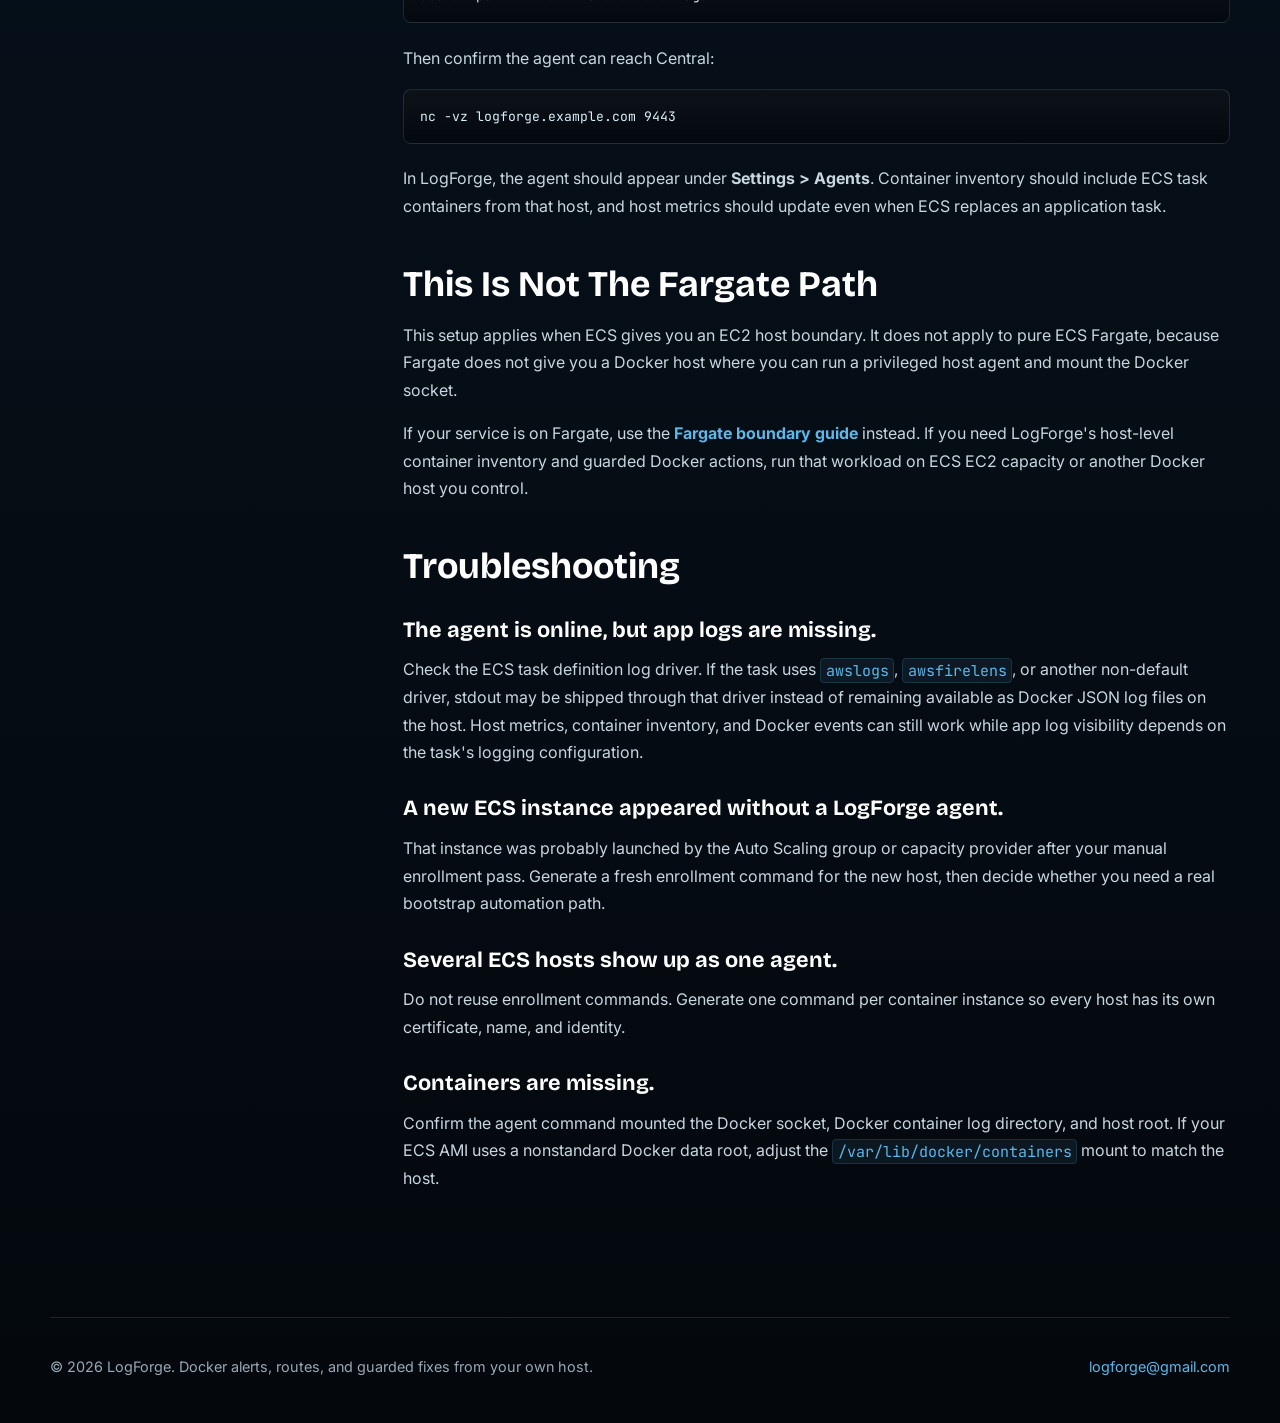
<file: blog/monitoring-ecs-on-ec2-with-logforge.html>
<!DOCTYPE html>
<html lang="en">

<head>
    <meta charset="UTF-8" />
    <meta name="viewport" content="width=device-width, initial-scale=1.0" />
    <meta name="description" content="Monitor ECS clusters that run on EC2 capacity with one LogForge remote agent per ECS container instance." />
    <title>Monitoring ECS On EC2 With LogForge - LogForge Blog</title>
    <link rel="canonical" href="https://www.logforge.dev/blog/monitoring-ecs-on-ec2-with-logforge.html" />
    <link rel="preconnect" href="https://fonts.googleapis.com" />
    <link rel="preconnect" href="https://fonts.gstatic.com" crossorigin />
    <link href="https://fonts.googleapis.com/css2?family=Bricolage+Grotesque:wght@600;700;800&family=Inter:wght@400;500;600;700;800&family=JetBrains+Mono:wght@400;500;600;700&display=swap" rel="stylesheet" />
    <link rel="icon" href="../assets/logo-32x32.ico" type="image/x-icon" />
    <link rel="stylesheet" href="../styles.css" />
</head>

<body class="blog-page">
    <div class="page-grid" aria-hidden="true"></div>

    <header class="site-header">
        <a class="brand" href="../" aria-label="LogForge home">
            <img src="../assets/logforge-Icon-transparent-512x512.png" alt="" />
            <span>LogForge</span>
        </a>

        <nav class="site-nav" aria-label="Primary navigation">
            <a href="../#flow">Live flow</a>
            <a href="../#incident">Incident delta</a>
            <a href="../#compare">Compare</a>
            <a href="../#templates">Templates</a>
            <a href="./" aria-current="page">Blog</a>
            <a href="../cirdan.html">Cirdan</a>
            <a href="../#premium">Premium</a>
            <a href="../#install">Install</a>
        </nav>

        <a class="header-cta" href="https://github.com/log-forge/logforge" target="_blank" rel="noopener noreferrer">GitHub</a>
    </header>

    <main class="article-shell">
        <article>
            <header class="article-hero">
                <div class="article-hero-copy">
                    <p class="mono-label">// blog.guide.ecs.ec2</p>
                    <h1>Monitoring ECS On EC2 With LogForge, Without Losing The Host Boundary</h1>
                    <p class="article-dek">If your ECS cluster runs tasks on EC2 container instances, use the same LogForge shape as any other Docker host: one Central, one outbound agent per host.</p>
                    <p class="article-meta"><time datetime="2026-05-31">May 31, 2026</time> / ecs / ec2 capacity</p>
                </div>

                <aside class="article-hero-panel article-install-panel" aria-label="LogForge ECS on EC2 monitoring shape">
                    <span class="blog-card-meta">supported shape</span>
                    <div class="article-install-options">
                        <div class="article-install-option">
                            <strong>Host boundary</strong>
                            <pre><code>ECS tasks
LogForge agent
same EC2 container instance</code></pre>
                        </div>
                        <div class="article-install-option">
                            <strong>Network path</strong>
                            <pre><code>ECS container instance  ---&gt;  Central :9443</code></pre>
                        </div>
                    </div>
                    <dl class="article-port-grid article-port-grid--compact">
                        <div>
                            <dt>9443</dt>
                            <dd>Agent mTLS from container instances</dd>
                        </div>
                        <div>
                            <dt>8444</dt>
                            <dd>Dashboard/API for admins</dd>
                        </div>
                    </dl>
                </aside>
            </header>

            <div class="article-layout">
                <aside class="article-sidebar" aria-label="Article navigation">
                    <div class="article-side-card">
                        <strong>Scenario</strong>
                        <p>Your ECS services run on EC2 or an EC2 Auto Scaling group capacity provider, and you want host-level Docker inventory, logs, metrics, and guarded actions.</p>
                    </div>
                    <nav class="article-toc" aria-label="On this page">
                        <strong>On this page</strong>
                        <ol>
                            <li><a href="#answer">Short answer</a></li>
                            <li><a href="#shape">Setup shape</a></li>
                            <li><a href="#install">Install pattern</a></li>
                            <li><a href="#autoscaling">Autoscaling notes</a></li>
                            <li><a href="#security">Security groups</a></li>
                            <li><a href="#verify">Verify coverage</a></li>
                            <li><a href="#fargate">Not Fargate</a></li>
                            <li><a href="#troubleshooting">Troubleshooting</a></li>
                        </ol>
                    </nav>
                </aside>

                <div class="article-prose">
                    <section id="answer">
                        <h2>Short Answer</h2>
                        <p>Yes, the EC2 LogForge pattern applies to ECS when your ECS tasks run on EC2 container instances that you manage.</p>
                        <p>The LogForge agent cares about the host boundary. It needs the local Docker socket, container log directory, and host filesystem view. ECS on EC2 still has those things because your tasks are running on EC2 instances registered into an ECS cluster.</p>
                        <p>AWS now describes ECS capacity in terms of launch types and capacity providers. The important distinction for LogForge is simple: EC2 and EC2 Auto Scaling group capacity providers give you a host you can enroll; pure Fargate does not. AWS covers those compute choices in its <a href="https://docs.aws.amazon.com/AmazonECS/latest/developerguide/capacity-launch-type-comparison.html" target="_blank" rel="noopener noreferrer">ECS launch type and capacity provider docs</a>.</p>
                    </section>

                    <section id="shape">
                        <h2>The Shape Of The Setup</h2>
                        <p>Keep the unit of monitoring as the ECS container instance, not the ECS service, task, or container.</p>
                        <pre><code class="language-text">ECS service task
ECS service task  ---&gt;  EC2 container instance  ---&gt;  LogForge Central :9443
ECS service task        LogForge agent</code></pre>
                        <p>That means:</p>
                        <ul>
                            <li>One LogForge Central for the fleet.</li>
                            <li>One LogForge agent on each active ECS EC2 container instance.</li>
                            <li>No LogForge agent inside every application task.</li>
                            <li>No inbound LogForge management port required on the ECS hosts.</li>
                        </ul>
                        <p>The LogForge agent is separate from the Amazon ECS container agent. The ECS agent registers the instance into the ECS cluster. The LogForge agent observes the local Docker host and sends telemetry to LogForge Central.</p>
                    </section>

                    <section id="install">
                        <h2>Install Pattern</h2>
                        <p>For a first install, use the same flow as the EC2 guide, but run it on each ECS container instance.</p>
                        <ol>
                            <li>Start LogForge Central somewhere stable and reachable.</li>
                            <li>Open <strong>Settings &gt; Agents</strong> in LogForge.</li>
                            <li>Generate a unique enrollment command for one ECS container instance.</li>
                            <li>Connect to that EC2 host with SSH or AWS Systems Manager Session Manager.</li>
                            <li>Run the generated command on the host.</li>
                            <li>Repeat for each active ECS container instance.</li>
                        </ol>
                        <p>The generated command should still include these host mounts:</p>
                        <pre><code class="language-text">/var/run/docker.sock
/var/lib/docker/containers
/</code></pre>
                        <p>Those mounts are what let the agent see Docker inventory, container logs, host metrics, and local remediation targets.</p>
                        <aside class="article-note">
                            <p>Do not paste one generated enrollment command into an Auto Scaling launch template. LogForge enrollment tokens are single-use and short-lived, and every host should get its own agent identity.</p>
                        </aside>
                    </section>

                    <section id="autoscaling">
                        <h2>Autoscaling Notes</h2>
                        <p>ECS on EC2 often means an Auto Scaling group, capacity provider, or instance refresh will replace hosts over time. When an EC2 container instance disappears, its LogForge agent disappears with it. The replacement host needs its own enrollment.</p>
                        <p>For small or mostly steady clusters, manual enrollment per current container instance is fine. For elastic clusters, plan the enrollment lifecycle before treating coverage as automatic. The clean model is still one agent per host, but automation needs a way to mint a fresh identity for each new instance.</p>
                        <p>ECS also has a <a href="https://docs.aws.amazon.com/AmazonECS/latest/developerguide/ecs_service-options.html" target="_blank" rel="noopener noreferrer">DAEMON scheduling strategy</a> that places one task on each active container instance. That shape maps well to host agents, but the current public LogForge UI emits a Docker run command with a unique enrollment token. Treat an ECS daemon-service version as an advanced conversion that needs a tested task definition, host bind mounts, and unique enrollment handling.</p>
                    </section>

                    <section id="security">
                        <h2>Security Groups</h2>
                        <p>For ECS container instances, the LogForge rule is the same as plain EC2: the agent connects out to Central and keeps an mTLS WebSocket open.</p>
                        <pre><code class="language-text">ECS container instance  ---&gt;  tcp/9443  ---&gt;  LogForge Central</code></pre>
                        <p>You usually do not need new inbound security group rules on the ECS hosts for LogForge. Central needs inbound <code>9443/tcp</code> from those hosts or their NAT/VPC path. Keep the dashboard/API port, default <code>8444</code>, limited to admins, a VPN, a private mesh, or a trusted proxy.</p>
                        <p>The generated agent command may publish local input ports such as <code>24224</code>, <code>9880</code>, <code>4317</code>, and <code>4318</code>. Do not open those in the ECS host security group unless another machine is intentionally sending telemetry to the agent.</p>
                    </section>

                    <section id="verify">
                        <h2>Verify Coverage</h2>
                        <p>On an ECS container instance, confirm the LogForge agent container is running:</p>
                        <pre><code class="language-sh">docker ps --filter "name=unicron-agent"</code></pre>
                        <p>Then confirm the agent can reach Central:</p>
                        <pre><code class="language-sh">nc -vz logforge.example.com 9443</code></pre>
                        <p>In LogForge, the agent should appear under <strong>Settings &gt; Agents</strong>. Container inventory should include ECS task containers from that host, and host metrics should update even when ECS replaces an application task.</p>
                    </section>

                    <section id="fargate">
                        <h2>This Is Not The Fargate Path</h2>
                        <p>This setup applies when ECS gives you an EC2 host boundary. It does not apply to pure ECS Fargate, because Fargate does not give you a Docker host where you can run a privileged host agent and mount the Docker socket.</p>
                        <p>If your service is on Fargate, use the <a href="monitoring-ecs-fargate-with-logforge.html">Fargate boundary guide</a> instead. If you need LogForge's host-level container inventory and guarded Docker actions, run that workload on ECS EC2 capacity or another Docker host you control.</p>
                    </section>

                    <section id="troubleshooting">
                        <h2>Troubleshooting</h2>
                        <h3>The agent is online, but app logs are missing.</h3>
                        <p>Check the ECS task definition log driver. If the task uses <code>awslogs</code>, <code>awsfirelens</code>, or another non-default driver, stdout may be shipped through that driver instead of remaining available as Docker JSON log files on the host. Host metrics, container inventory, and Docker events can still work while app log visibility depends on the task's logging configuration.</p>

                        <h3>A new ECS instance appeared without a LogForge agent.</h3>
                        <p>That instance was probably launched by the Auto Scaling group or capacity provider after your manual enrollment pass. Generate a fresh enrollment command for the new host, then decide whether you need a real bootstrap automation path.</p>

                        <h3>Several ECS hosts show up as one agent.</h3>
                        <p>Do not reuse enrollment commands. Generate one command per container instance so every host has its own certificate, name, and identity.</p>

                        <h3>Containers are missing.</h3>
                        <p>Confirm the agent command mounted the Docker socket, Docker container log directory, and host root. If your ECS AMI uses a nonstandard Docker data root, adjust the <code>/var/lib/docker/containers</code> mount to match the host.</p>
                    </section>
                </div>
            </div>
        </article>
    </main>

    <footer class="site-footer">
        <p>&copy; 2026 LogForge. Docker alerts, routes, and guarded fixes from your own host.</p>
        <a href="mailto:logforge@gmail.com">logforge@gmail.com</a>
    </footer>

    <script src="../script.js"></script>
</body>

</html>
</file>
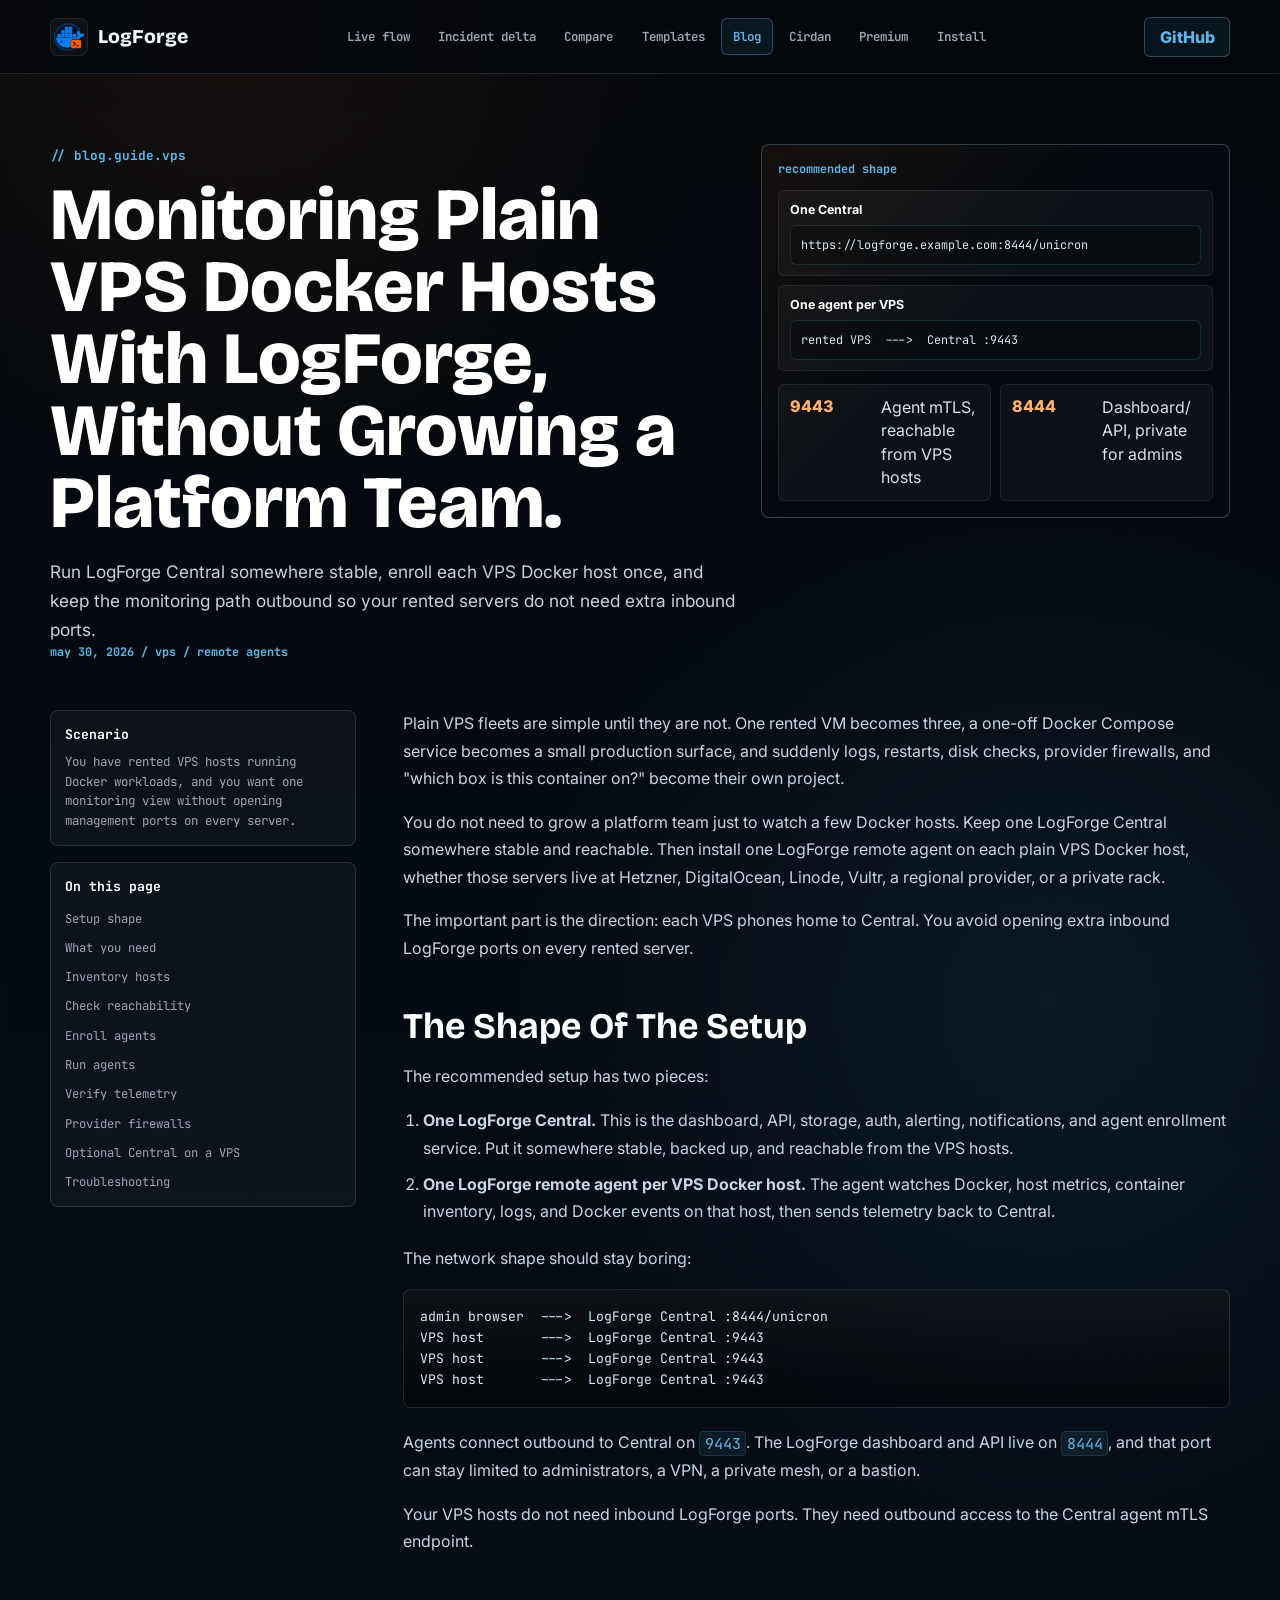
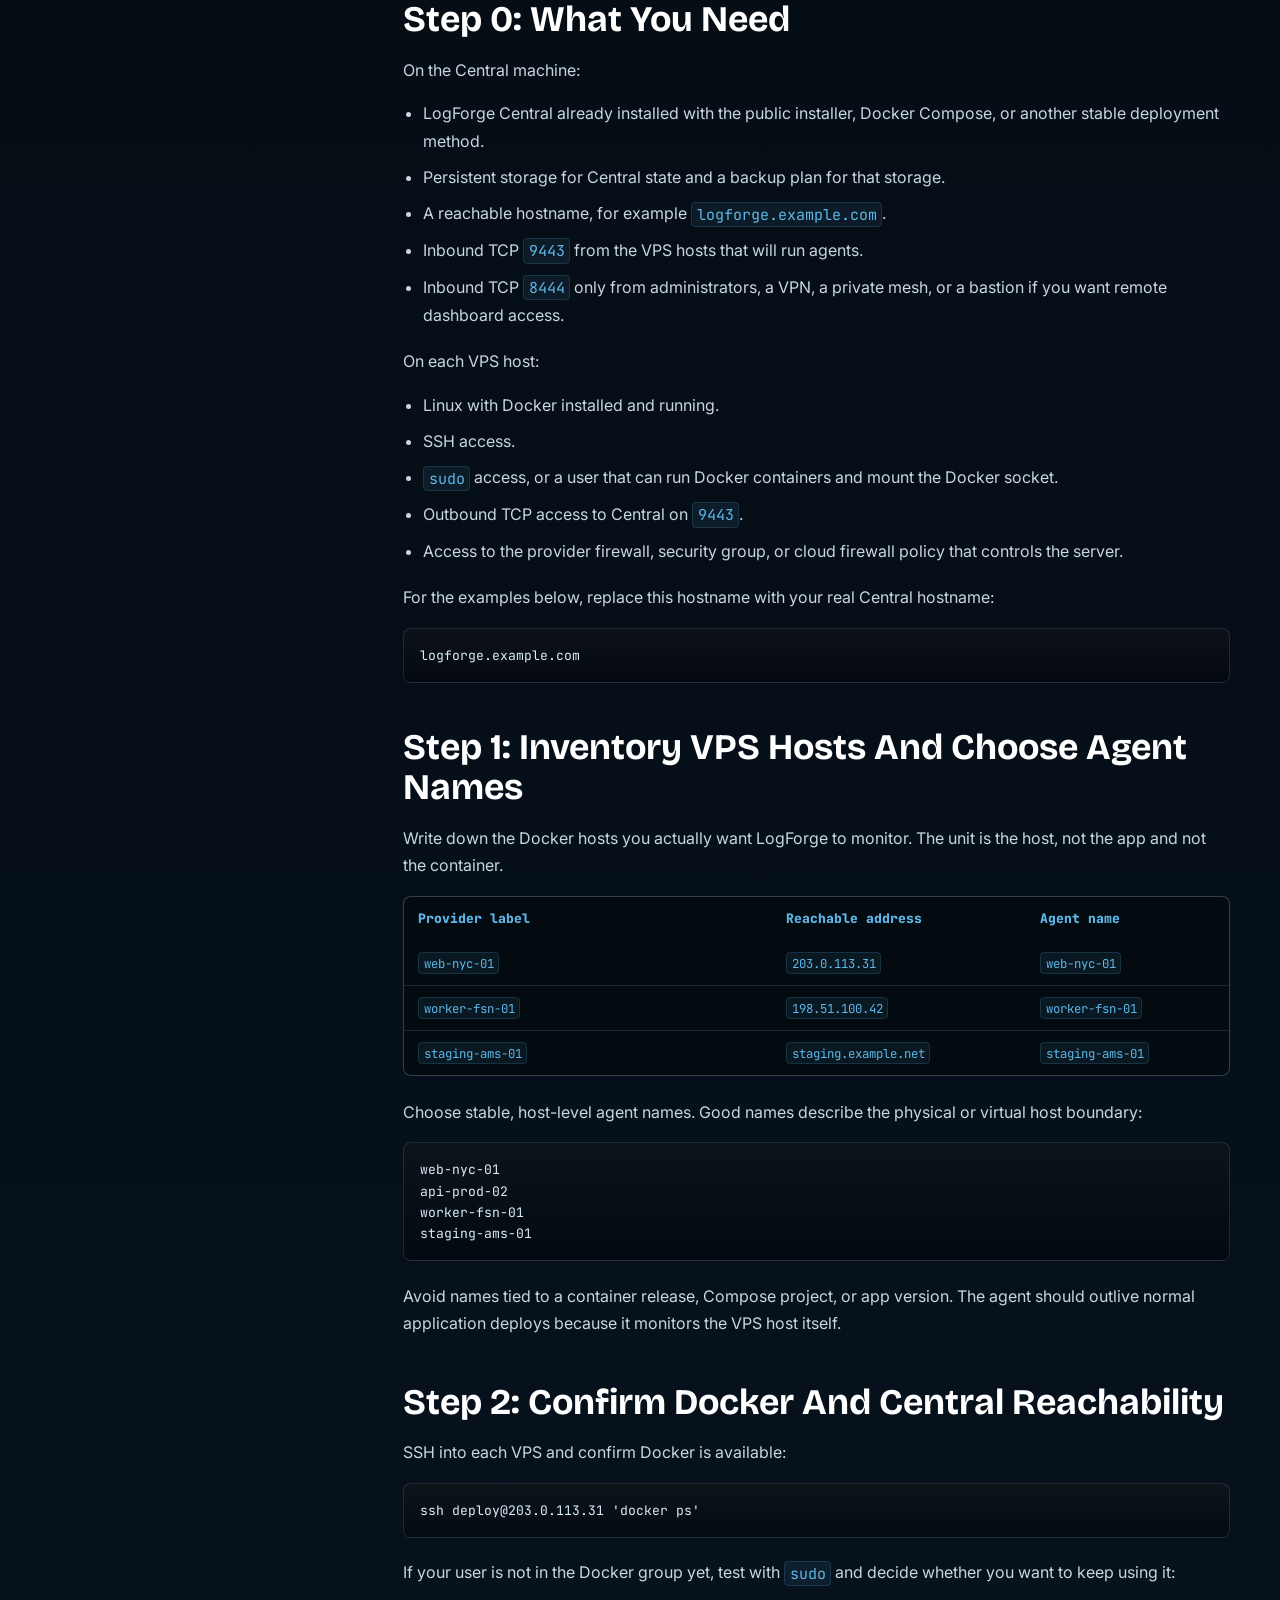
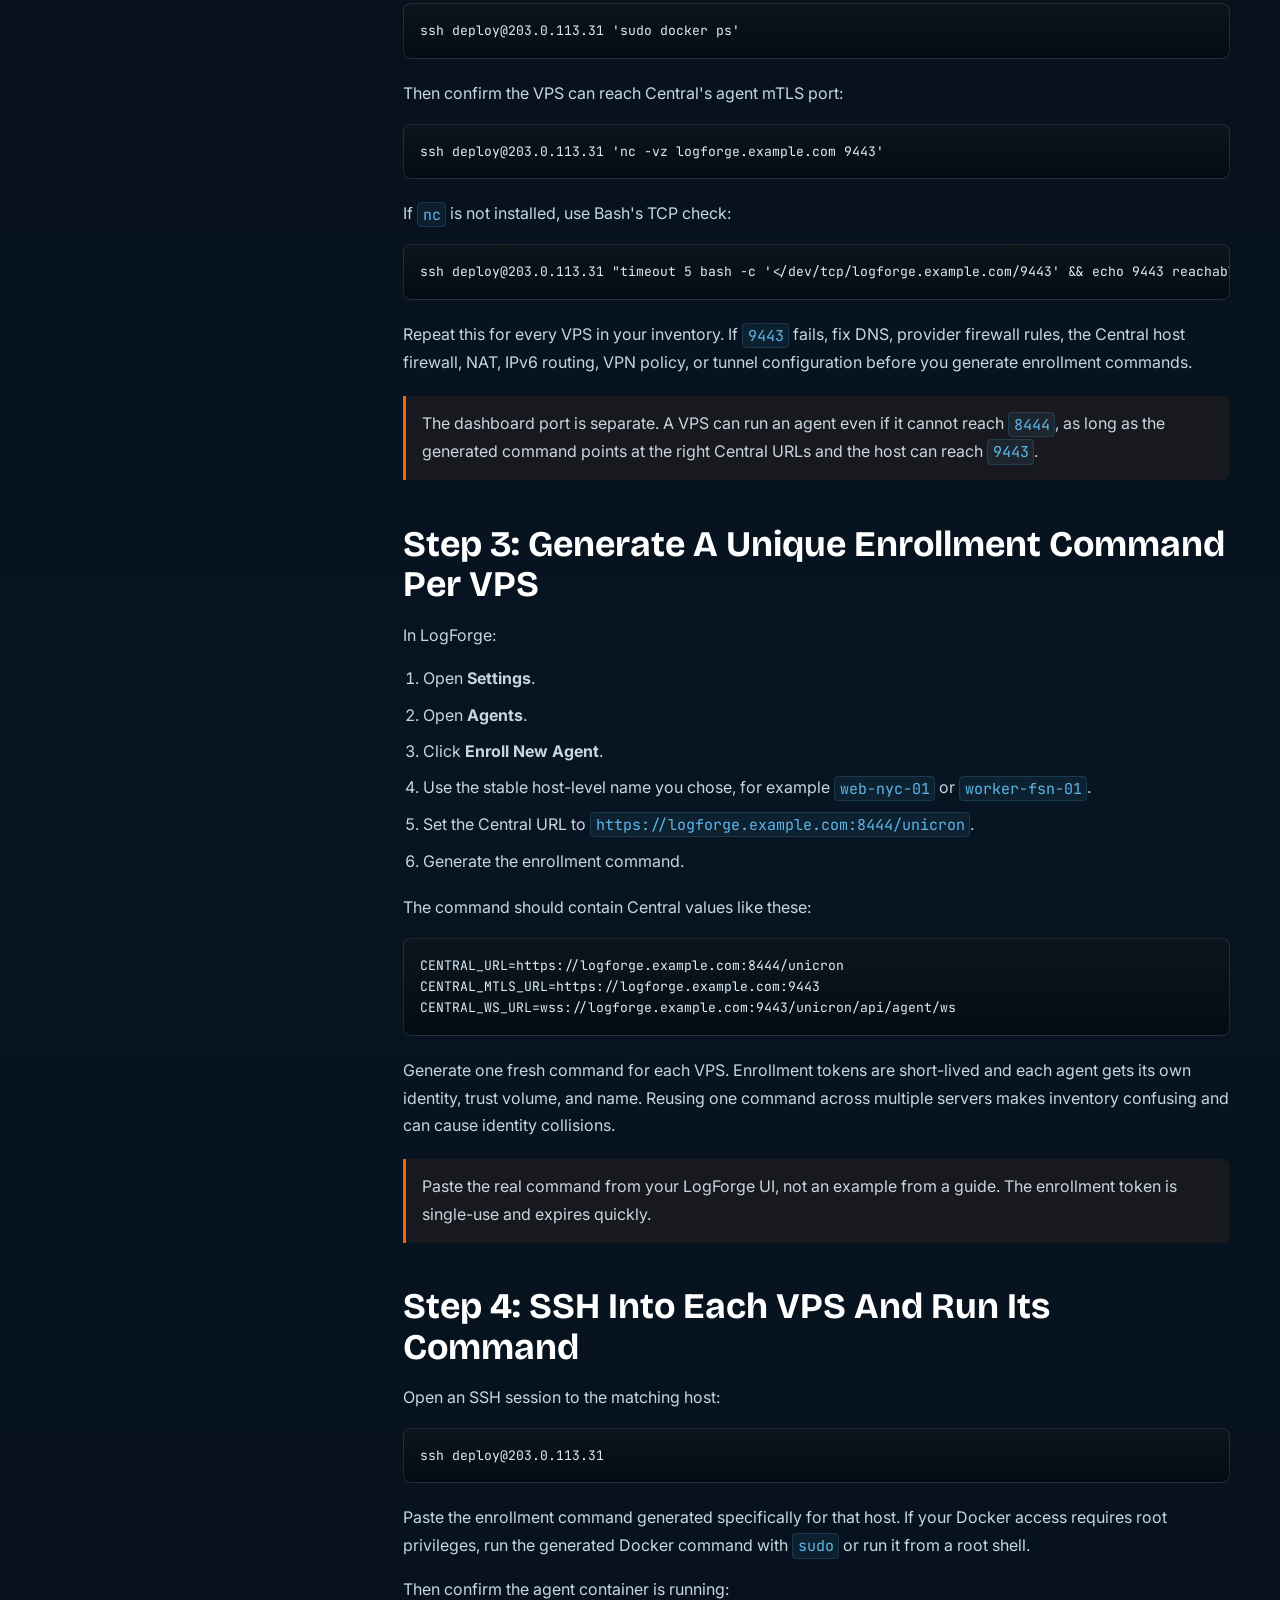
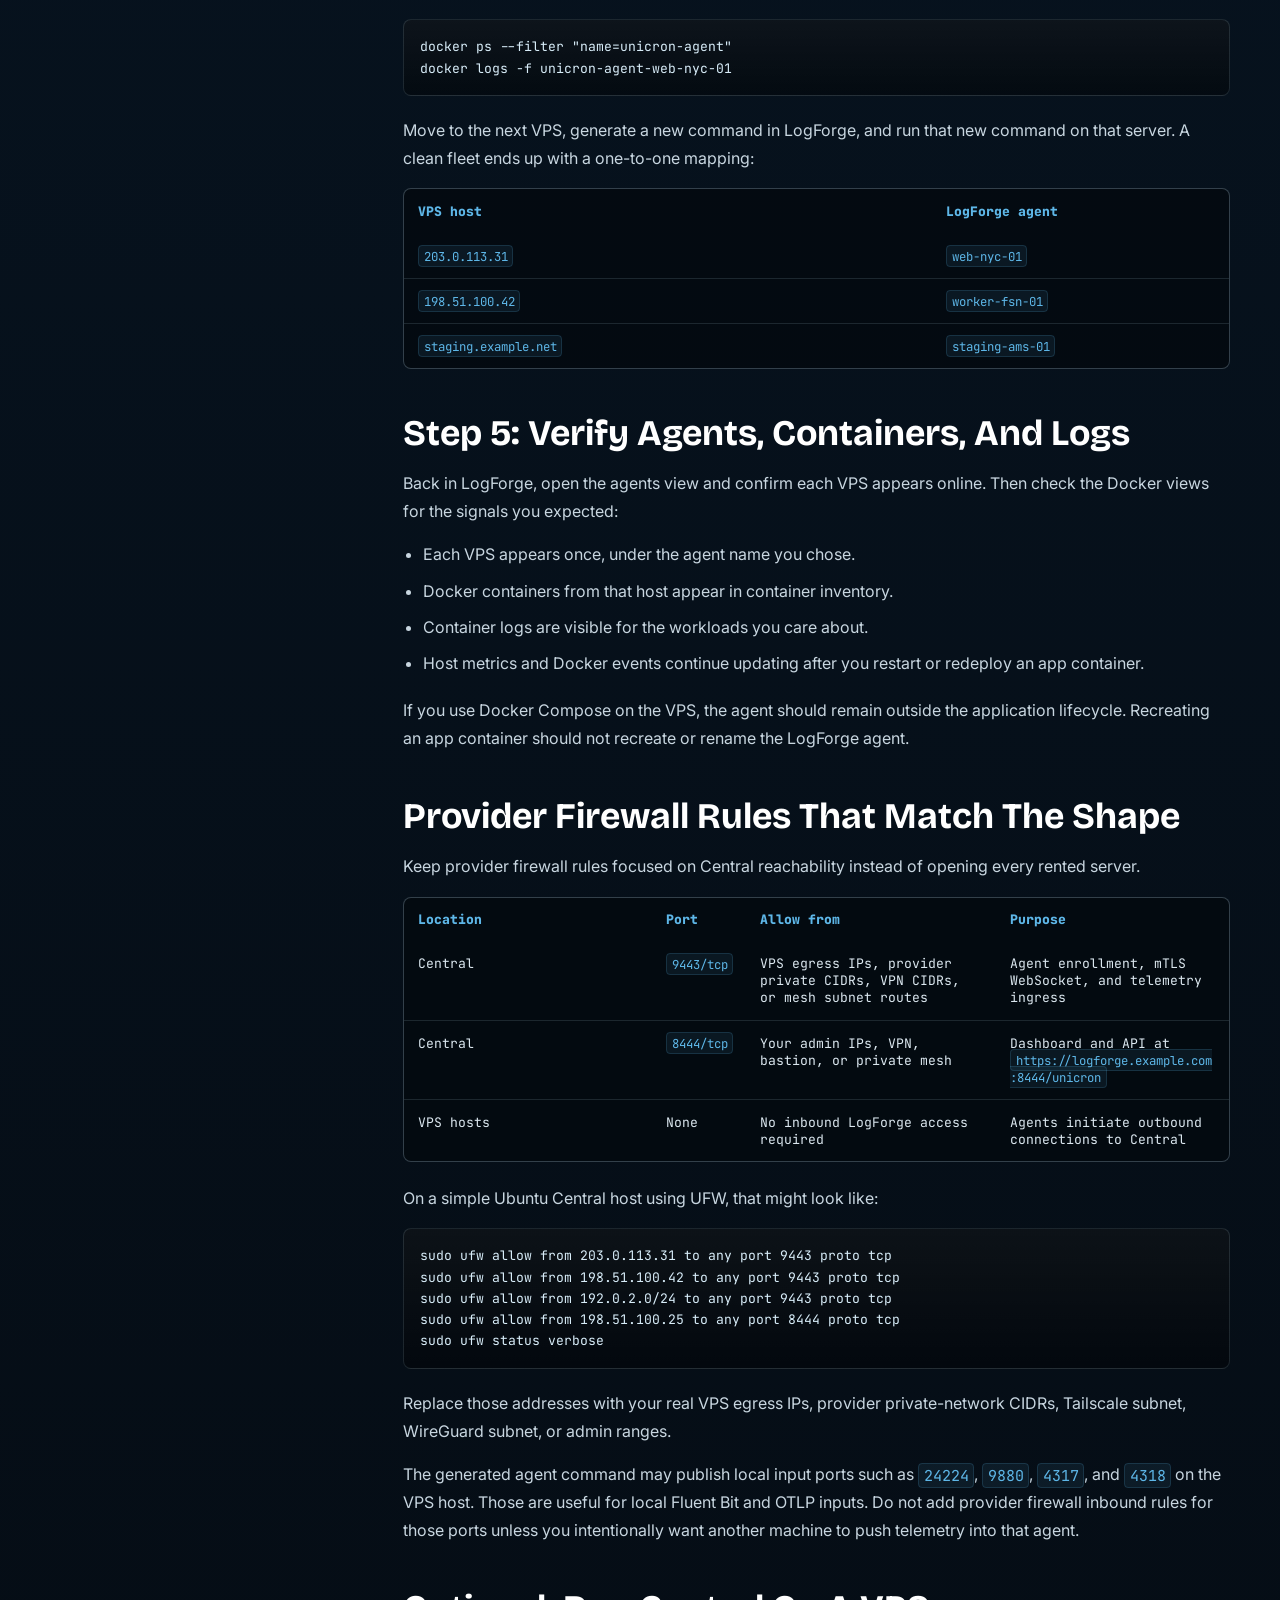
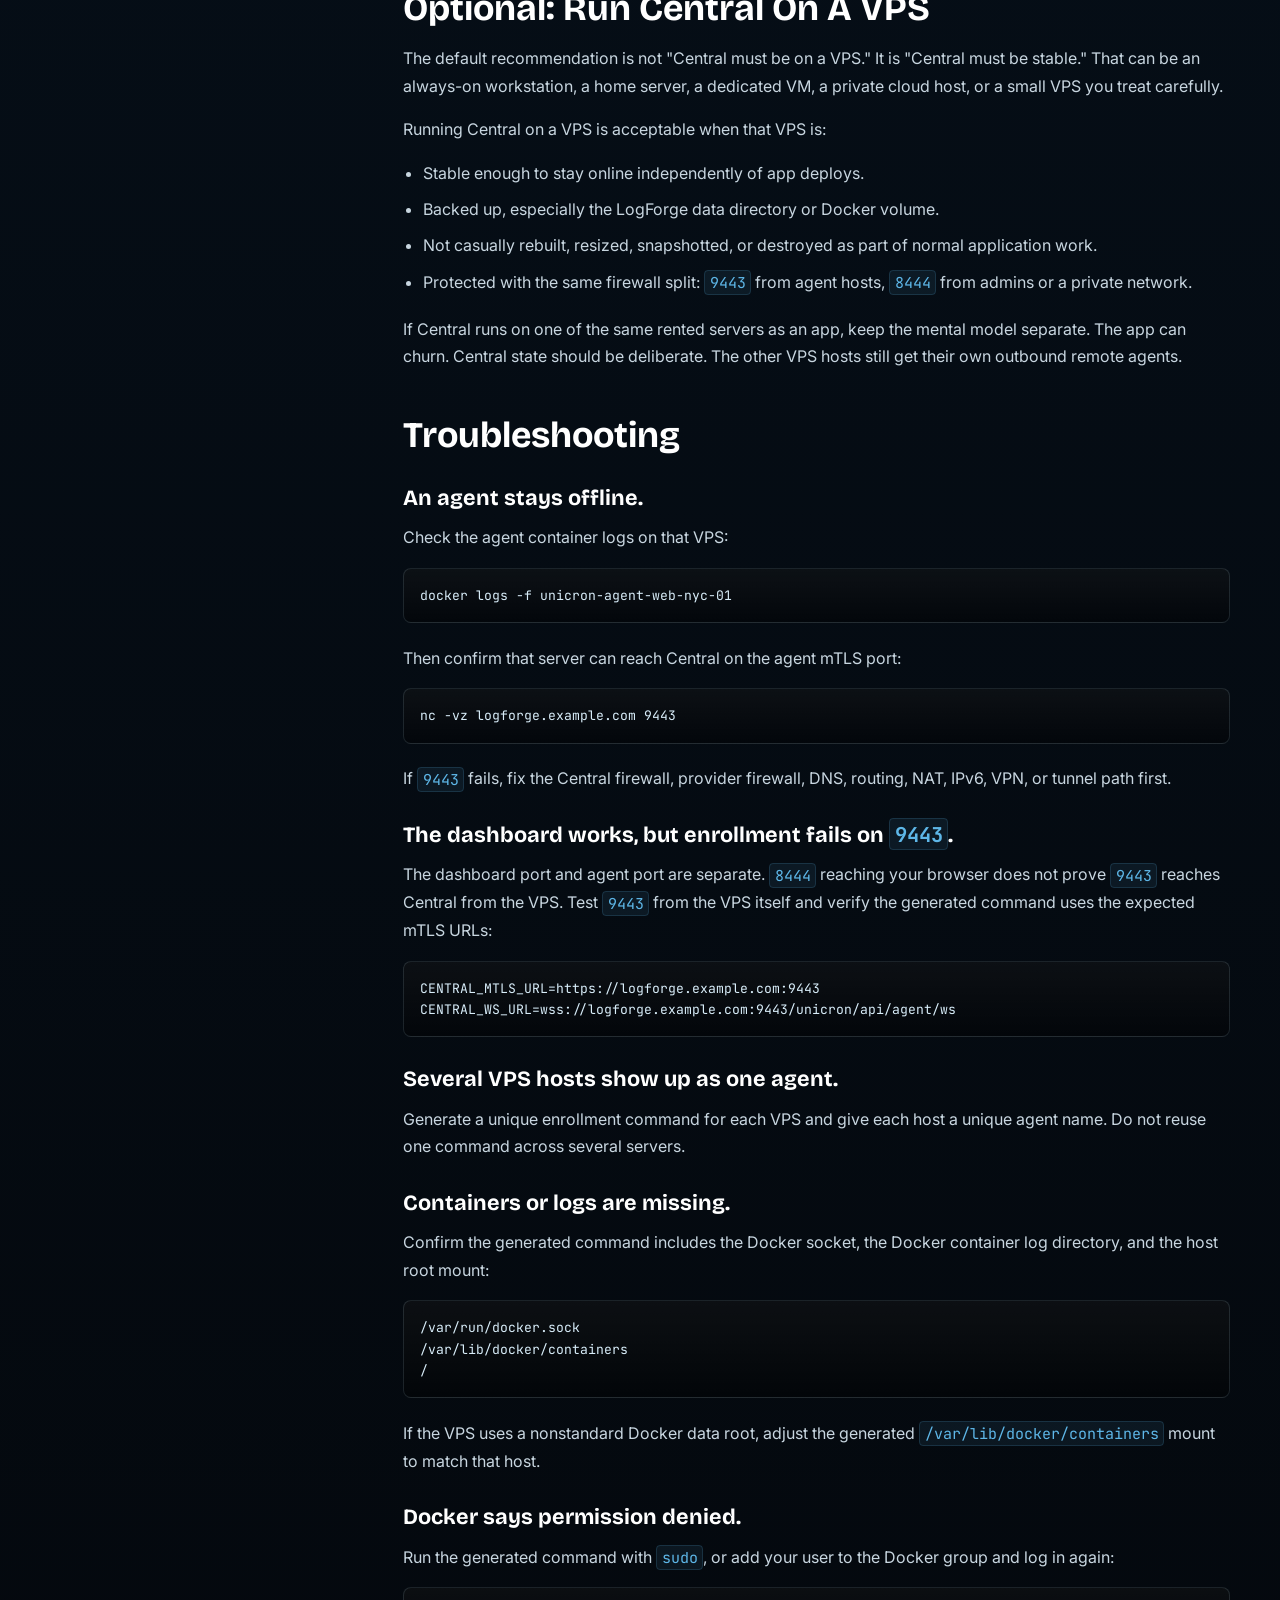
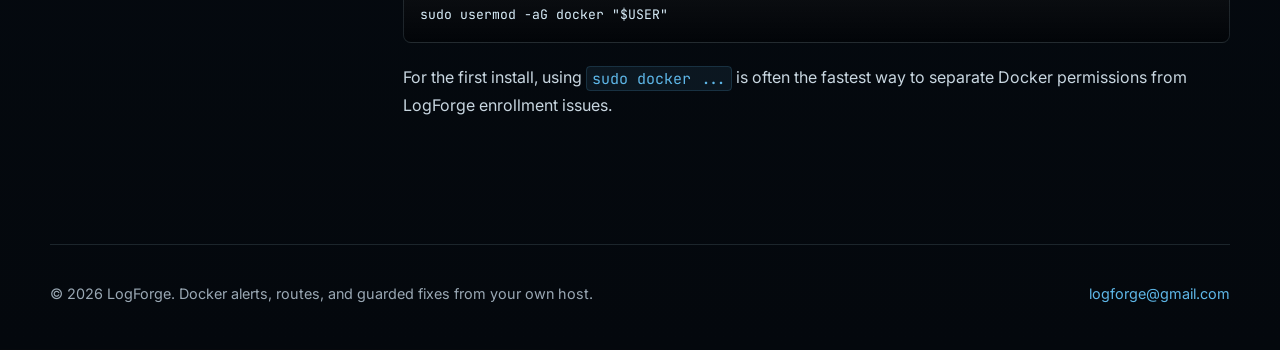
<file: blog/monitoring-vps-docker-hosts-with-logforge.html>
<!DOCTYPE html>
<html lang="en">

<head>
    <meta charset="UTF-8" />
    <meta name="viewport" content="width=device-width, initial-scale=1.0" />
    <meta name="description" content="Monitor plain VPS Docker hosts with one stable LogForge Central and one outbound remote agent per server." />
    <title>Monitoring Plain VPS Docker Hosts With LogForge - LogForge Blog</title>
    <link rel="canonical" href="https://www.logforge.dev/blog/monitoring-vps-docker-hosts-with-logforge.html" />
    <link rel="preconnect" href="https://fonts.googleapis.com" />
    <link rel="preconnect" href="https://fonts.gstatic.com" crossorigin />
    <link href="https://fonts.googleapis.com/css2?family=Bricolage+Grotesque:wght@600;700;800&family=Inter:wght@400;500;600;700;800&family=JetBrains+Mono:wght@400;500;600;700&display=swap" rel="stylesheet" />
    <link rel="icon" href="../assets/logo-32x32.ico" type="image/x-icon" />
    <link rel="stylesheet" href="../styles.css" />
</head>

<body class="blog-page">
    <div class="page-grid" aria-hidden="true"></div>

    <header class="site-header">
        <a class="brand" href="../" aria-label="LogForge home">
            <img src="../assets/logforge-Icon-transparent-512x512.png" alt="" />
            <span>LogForge</span>
        </a>

        <nav class="site-nav" aria-label="Primary navigation">
            <a href="../#flow">Live flow</a>
            <a href="../#incident">Incident delta</a>
            <a href="../#compare">Compare</a>
            <a href="../#templates">Templates</a>
            <a href="./" aria-current="page">Blog</a>
            <a href="../cirdan.html">Cirdan</a>
            <a href="../#premium">Premium</a>
            <a href="../#install">Install</a>
        </nav>

        <a class="header-cta" href="https://github.com/log-forge/logforge" target="_blank" rel="noopener noreferrer">GitHub</a>
    </header>

    <main class="article-shell">
        <article>
            <header class="article-hero">
                <div class="article-hero-copy">
                    <p class="mono-label">// blog.guide.vps</p>
                    <h1>Monitoring Plain VPS Docker Hosts With LogForge, Without Growing a Platform Team.</h1>
                    <p class="article-dek">Run LogForge Central somewhere stable, enroll each VPS Docker host once, and keep the monitoring path outbound so your rented servers do not need extra inbound ports.</p>
                    <p class="article-meta"><time datetime="2026-05-30">May 30, 2026</time> / vps / remote agents</p>
                </div>

                <aside class="article-hero-panel article-install-panel" aria-label="LogForge VPS monitoring shape">
                    <span class="blog-card-meta">recommended shape</span>
                    <div class="article-install-options">
                        <div class="article-install-option">
                            <strong>One Central</strong>
                            <pre><code>https://logforge.example.com:8444/unicron</code></pre>
                        </div>
                        <div class="article-install-option">
                            <strong>One agent per VPS</strong>
                            <pre><code>rented VPS  ---&gt;  Central :9443</code></pre>
                        </div>
                    </div>
                    <dl class="article-port-grid article-port-grid--compact">
                        <div>
                            <dt>9443</dt>
                            <dd>Agent mTLS, reachable from VPS hosts</dd>
                        </div>
                        <div>
                            <dt>8444</dt>
                            <dd>Dashboard/API, private for admins</dd>
                        </div>
                    </dl>
                </aside>
            </header>

            <div class="article-layout">
                <aside class="article-sidebar" aria-label="Article navigation">
                    <div class="article-side-card">
                        <strong>Scenario</strong>
                        <p>You have rented VPS hosts running Docker workloads, and you want one monitoring view without opening management ports on every server.</p>
                    </div>
                    <nav class="article-toc" aria-label="On this page">
                        <strong>On this page</strong>
                        <ol>
                            <li><a href="#shape">Setup shape</a></li>
                            <li><a href="#needs">What you need</a></li>
                            <li><a href="#inventory">Inventory hosts</a></li>
                            <li><a href="#reachability">Check reachability</a></li>
                            <li><a href="#enroll">Enroll agents</a></li>
                            <li><a href="#run">Run agents</a></li>
                            <li><a href="#verify">Verify telemetry</a></li>
                            <li><a href="#firewall">Provider firewalls</a></li>
                            <li><a href="#optional-central">Optional Central on a VPS</a></li>
                            <li><a href="#troubleshooting">Troubleshooting</a></li>
                        </ol>
                    </nav>
                </aside>

                <div class="article-prose">
                    <section id="intro" aria-label="Introduction">
                        <p>Plain VPS fleets are simple until they are not. One rented VM becomes three, a one-off Docker Compose service becomes a small production surface, and suddenly logs, restarts, disk checks, provider firewalls, and "which box is this container on?" become their own project.</p>
                        <p>You do not need to grow a platform team just to watch a few Docker hosts. Keep one LogForge Central somewhere stable and reachable. Then install one LogForge remote agent on each plain VPS Docker host, whether those servers live at Hetzner, DigitalOcean, Linode, Vultr, a regional provider, or a private rack.</p>
                        <p>The important part is the direction: each VPS phones home to Central. You avoid opening extra inbound LogForge ports on every rented server.</p>
                    </section>

                    <section id="shape">
                        <h2>The Shape Of The Setup</h2>
                        <p>The recommended setup has two pieces:</p>
                        <ol>
                            <li><strong>One LogForge Central.</strong> This is the dashboard, API, storage, auth, alerting, notifications, and agent enrollment service. Put it somewhere stable, backed up, and reachable from the VPS hosts.</li>
                            <li><strong>One LogForge remote agent per VPS Docker host.</strong> The agent watches Docker, host metrics, container inventory, logs, and Docker events on that host, then sends telemetry back to Central.</li>
                        </ol>
                        <p>The network shape should stay boring:</p>
                        <pre><code class="language-text">admin browser  ---&gt;  LogForge Central :8444/unicron
VPS host       ---&gt;  LogForge Central :9443
VPS host       ---&gt;  LogForge Central :9443
VPS host       ---&gt;  LogForge Central :9443</code></pre>
                        <p>Agents connect outbound to Central on <code>9443</code>. The LogForge dashboard and API live on <code>8444</code>, and that port can stay limited to administrators, a VPN, a private mesh, or a bastion.</p>
                        <p>Your VPS hosts do not need inbound LogForge ports. They need outbound access to the Central agent mTLS endpoint.</p>
                    </section>

                    <section id="needs">
                        <h2>Step 0: What You Need</h2>
                        <p>On the Central machine:</p>
                        <ul>
                            <li>LogForge Central already installed with the public installer, Docker Compose, or another stable deployment method.</li>
                            <li>Persistent storage for Central state and a backup plan for that storage.</li>
                            <li>A reachable hostname, for example <code>logforge.example.com</code>.</li>
                            <li>Inbound TCP <code>9443</code> from the VPS hosts that will run agents.</li>
                            <li>Inbound TCP <code>8444</code> only from administrators, a VPN, a private mesh, or a bastion if you want remote dashboard access.</li>
                        </ul>
                        <p>On each VPS host:</p>
                        <ul>
                            <li>Linux with Docker installed and running.</li>
                            <li>SSH access.</li>
                            <li><code>sudo</code> access, or a user that can run Docker containers and mount the Docker socket.</li>
                            <li>Outbound TCP access to Central on <code>9443</code>.</li>
                            <li>Access to the provider firewall, security group, or cloud firewall policy that controls the server.</li>
                        </ul>
                        <p>For the examples below, replace this hostname with your real Central hostname:</p>
                        <pre><code class="language-text">logforge.example.com</code></pre>
                    </section>

                    <section id="inventory">
                        <h2>Step 1: Inventory VPS Hosts And Choose Agent Names</h2>
                        <p>Write down the Docker hosts you actually want LogForge to monitor. The unit is the host, not the app and not the container.</p>
                        <div class="article-table-wrap" aria-label="VPS inventory example" tabindex="0">
                            <table>
                                <thead>
                                    <tr>
                                        <th scope="col">Provider label</th>
                                        <th scope="col">Reachable address</th>
                                        <th scope="col">Agent name</th>
                                    </tr>
                                </thead>
                                <tbody>
                                    <tr>
                                        <td><code>web-nyc-01</code></td>
                                        <td><code>203.0.113.31</code></td>
                                        <td><code>web-nyc-01</code></td>
                                    </tr>
                                    <tr>
                                        <td><code>worker-fsn-01</code></td>
                                        <td><code>198.51.100.42</code></td>
                                        <td><code>worker-fsn-01</code></td>
                                    </tr>
                                    <tr>
                                        <td><code>staging-ams-01</code></td>
                                        <td><code>staging.example.net</code></td>
                                        <td><code>staging-ams-01</code></td>
                                    </tr>
                                </tbody>
                            </table>
                        </div>
                        <p>Choose stable, host-level agent names. Good names describe the physical or virtual host boundary:</p>
                        <pre><code class="language-text">web-nyc-01
api-prod-02
worker-fsn-01
staging-ams-01</code></pre>
                        <p>Avoid names tied to a container release, Compose project, or app version. The agent should outlive normal application deploys because it monitors the VPS host itself.</p>
                    </section>

                    <section id="reachability">
                        <h2>Step 2: Confirm Docker And Central Reachability</h2>
                        <p>SSH into each VPS and confirm Docker is available:</p>
                        <pre><code class="language-sh">ssh deploy@203.0.113.31 'docker ps'</code></pre>
                        <p>If your user is not in the Docker group yet, test with <code>sudo</code> and decide whether you want to keep using it:</p>
                        <pre><code class="language-sh">ssh deploy@203.0.113.31 'sudo docker ps'</code></pre>
                        <p>Then confirm the VPS can reach Central's agent mTLS port:</p>
                        <pre><code class="language-sh">ssh deploy@203.0.113.31 'nc -vz logforge.example.com 9443'</code></pre>
                        <p>If <code>nc</code> is not installed, use Bash's TCP check:</p>
                        <pre><code class="language-sh">ssh deploy@203.0.113.31 "timeout 5 bash -c '&lt;/dev/tcp/logforge.example.com/9443' &amp;&amp; echo 9443 reachable"</code></pre>
                        <p>Repeat this for every VPS in your inventory. If <code>9443</code> fails, fix DNS, provider firewall rules, the Central host firewall, NAT, IPv6 routing, VPN policy, or tunnel configuration before you generate enrollment commands.</p>
                        <aside class="article-note" aria-label="Dashboard reachability note">
                            <p>The dashboard port is separate. A VPS can run an agent even if it cannot reach <code>8444</code>, as long as the generated command points at the right Central URLs and the host can reach <code>9443</code>.</p>
                        </aside>
                    </section>

                    <section id="enroll">
                        <h2>Step 3: Generate A Unique Enrollment Command Per VPS</h2>
                        <p>In LogForge:</p>
                        <ol>
                            <li>Open <strong>Settings</strong>.</li>
                            <li>Open <strong>Agents</strong>.</li>
                            <li>Click <strong>Enroll New Agent</strong>.</li>
                            <li>Use the stable host-level name you chose, for example <code>web-nyc-01</code> or <code>worker-fsn-01</code>.</li>
                            <li>Set the Central URL to <code>https://logforge.example.com:8444/unicron</code>.</li>
                            <li>Generate the enrollment command.</li>
                        </ol>
                        <p>The command should contain Central values like these:</p>
                        <pre><code class="language-text">CENTRAL_URL=https://logforge.example.com:8444/unicron
CENTRAL_MTLS_URL=https://logforge.example.com:9443
CENTRAL_WS_URL=wss://logforge.example.com:9443/unicron/api/agent/ws</code></pre>
                        <p>Generate one fresh command for each VPS. Enrollment tokens are short-lived and each agent gets its own identity, trust volume, and name. Reusing one command across multiple servers makes inventory confusing and can cause identity collisions.</p>
                        <aside class="article-note">
                            <p>Paste the real command from your LogForge UI, not an example from a guide. The enrollment token is single-use and expires quickly.</p>
                        </aside>
                    </section>

                    <section id="run">
                        <h2>Step 4: SSH Into Each VPS And Run Its Command</h2>
                        <p>Open an SSH session to the matching host:</p>
                        <pre><code class="language-sh">ssh deploy@203.0.113.31</code></pre>
                        <p>Paste the enrollment command generated specifically for that host. If your Docker access requires root privileges, run the generated Docker command with <code>sudo</code> or run it from a root shell.</p>
                        <p>Then confirm the agent container is running:</p>
                        <pre><code class="language-sh">docker ps --filter "name=unicron-agent"
docker logs -f unicron-agent-web-nyc-01</code></pre>
                        <p>Move to the next VPS, generate a new command in LogForge, and run that new command on that server. A clean fleet ends up with a one-to-one mapping:</p>
                        <div class="article-table-wrap" aria-label="VPS hosts and LogForge agents" tabindex="0">
                            <table>
                                <thead>
                                    <tr>
                                        <th scope="col">VPS host</th>
                                        <th scope="col">LogForge agent</th>
                                    </tr>
                                </thead>
                                <tbody>
                                    <tr>
                                        <td><code>203.0.113.31</code></td>
                                        <td><code>web-nyc-01</code></td>
                                    </tr>
                                    <tr>
                                        <td><code>198.51.100.42</code></td>
                                        <td><code>worker-fsn-01</code></td>
                                    </tr>
                                    <tr>
                                        <td><code>staging.example.net</code></td>
                                        <td><code>staging-ams-01</code></td>
                                    </tr>
                                </tbody>
                            </table>
                        </div>
                    </section>

                    <section id="verify">
                        <h2>Step 5: Verify Agents, Containers, And Logs</h2>
                        <p>Back in LogForge, open the agents view and confirm each VPS appears online. Then check the Docker views for the signals you expected:</p>
                        <ul>
                            <li>Each VPS appears once, under the agent name you chose.</li>
                            <li>Docker containers from that host appear in container inventory.</li>
                            <li>Container logs are visible for the workloads you care about.</li>
                            <li>Host metrics and Docker events continue updating after you restart or redeploy an app container.</li>
                        </ul>
                        <p>If you use Docker Compose on the VPS, the agent should remain outside the application lifecycle. Recreating an app container should not recreate or rename the LogForge agent.</p>
                    </section>

                    <section id="firewall">
                        <h2>Provider Firewall Rules That Match The Shape</h2>
                        <p>Keep provider firewall rules focused on Central reachability instead of opening every rented server.</p>
                        <div class="article-table-wrap" aria-label="LogForge VPS firewall ports" tabindex="0">
                            <table>
                                <thead>
                                    <tr>
                                        <th scope="col">Location</th>
                                        <th scope="col">Port</th>
                                        <th scope="col">Allow from</th>
                                        <th scope="col">Purpose</th>
                                    </tr>
                                </thead>
                                <tbody>
                                    <tr>
                                        <td>Central</td>
                                        <td><code>9443/tcp</code></td>
                                        <td>VPS egress IPs, provider private CIDRs, VPN CIDRs, or mesh subnet routes</td>
                                        <td>Agent enrollment, mTLS WebSocket, and telemetry ingress</td>
                                    </tr>
                                    <tr>
                                        <td>Central</td>
                                        <td><code>8444/tcp</code></td>
                                        <td>Your admin IPs, VPN, bastion, or private mesh</td>
                                        <td>Dashboard and API at <code class="article-url-code">https://logforge.example.com:8444/unicron</code></td>
                                    </tr>
                                    <tr>
                                        <td>VPS hosts</td>
                                        <td>None</td>
                                        <td>No inbound LogForge access required</td>
                                        <td>Agents initiate outbound connections to Central</td>
                                    </tr>
                                </tbody>
                            </table>
                        </div>
                        <p>On a simple Ubuntu Central host using UFW, that might look like:</p>
                        <pre><code class="language-sh">sudo ufw allow from 203.0.113.31 to any port 9443 proto tcp
sudo ufw allow from 198.51.100.42 to any port 9443 proto tcp
sudo ufw allow from 192.0.2.0/24 to any port 9443 proto tcp
sudo ufw allow from 198.51.100.25 to any port 8444 proto tcp
sudo ufw status verbose</code></pre>
                        <p>Replace those addresses with your real VPS egress IPs, provider private-network CIDRs, Tailscale subnet, WireGuard subnet, or admin ranges.</p>
                        <p>The generated agent command may publish local input ports such as <code>24224</code>, <code>9880</code>, <code>4317</code>, and <code>4318</code> on the VPS host. Those are useful for local Fluent Bit and OTLP inputs. Do not add provider firewall inbound rules for those ports unless you intentionally want another machine to push telemetry into that agent.</p>
                    </section>

                    <section id="optional-central">
                        <h2>Optional: Run Central On A VPS</h2>
                        <p>The default recommendation is not "Central must be on a VPS." It is "Central must be stable." That can be an always-on workstation, a home server, a dedicated VM, a private cloud host, or a small VPS you treat carefully.</p>
                        <p>Running Central on a VPS is acceptable when that VPS is:</p>
                        <ul>
                            <li>Stable enough to stay online independently of app deploys.</li>
                            <li>Backed up, especially the LogForge data directory or Docker volume.</li>
                            <li>Not casually rebuilt, resized, snapshotted, or destroyed as part of normal application work.</li>
                            <li>Protected with the same firewall split: <code>9443</code> from agent hosts, <code>8444</code> from admins or a private network.</li>
                        </ul>
                        <p>If Central runs on one of the same rented servers as an app, keep the mental model separate. The app can churn. Central state should be deliberate. The other VPS hosts still get their own outbound remote agents.</p>
                    </section>

                    <section id="troubleshooting">
                        <h2>Troubleshooting</h2>
                        <h3>An agent stays offline.</h3>
                        <p>Check the agent container logs on that VPS:</p>
                        <pre><code class="language-sh">docker logs -f unicron-agent-web-nyc-01</code></pre>
                        <p>Then confirm that server can reach Central on the agent mTLS port:</p>
                        <pre><code class="language-sh">nc -vz logforge.example.com 9443</code></pre>
                        <p>If <code>9443</code> fails, fix the Central firewall, provider firewall, DNS, routing, NAT, IPv6, VPN, or tunnel path first.</p>

                        <h3>The dashboard works, but enrollment fails on <code>9443</code>.</h3>
                        <p>The dashboard port and agent port are separate. <code>8444</code> reaching your browser does not prove <code>9443</code> reaches Central from the VPS. Test <code>9443</code> from the VPS itself and verify the generated command uses the expected mTLS URLs:</p>
                        <pre><code class="language-text">CENTRAL_MTLS_URL=https://logforge.example.com:9443
CENTRAL_WS_URL=wss://logforge.example.com:9443/unicron/api/agent/ws</code></pre>

                        <h3>Several VPS hosts show up as one agent.</h3>
                        <p>Generate a unique enrollment command for each VPS and give each host a unique agent name. Do not reuse one command across several servers.</p>

                        <h3>Containers or logs are missing.</h3>
                        <p>Confirm the generated command includes the Docker socket, the Docker container log directory, and the host root mount:</p>
                        <pre><code class="language-text">/var/run/docker.sock
/var/lib/docker/containers
/</code></pre>
                        <p>If the VPS uses a nonstandard Docker data root, adjust the generated <code>/var/lib/docker/containers</code> mount to match that host.</p>

                        <h3>Docker says permission denied.</h3>
                        <p>Run the generated command with <code>sudo</code>, or add your user to the Docker group and log in again:</p>
                        <pre><code class="language-sh">sudo usermod -aG docker "$USER"</code></pre>
                        <p>For the first install, using <code>sudo docker ...</code> is often the fastest way to separate Docker permissions from LogForge enrollment issues.</p>
                    </section>
                </div>
            </div>
        </article>
    </main>

    <footer class="site-footer">
        <p>&copy; 2026 LogForge. Docker alerts, routes, and guarded fixes from your own host.</p>
        <a href="mailto:logforge@gmail.com">logforge@gmail.com</a>
    </footer>

    <script src="../script.js"></script>
</body>

</html>
</file>
<file: styles.css>
:root {
    color-scheme: dark;
    --bg: #04080d;
    --bg-2: #07111c;
    --panel: #08111a;
    --panel-2: #0c1823;
    --panel-3: #112232;
    --ink: #f3f8fb;
    --muted: #9aa8b4;
    --muted-2: #6f7f8c;
    --line: rgba(194, 226, 246, 0.13);
    --line-strong: rgba(194, 226, 246, 0.25);
    --brand-blue: #5EB7E8;
    --brand-blue-strong: #0476B9;
    --brand-navy: #0A3657;
    --brand-navy-2: #123B5A;
    --brand-orange: #F36114;
    --brand-orange-light: #FFB16D;
    --red: #ff5d5d;
    --shadow: 0 24px 90px rgba(0, 0, 0, 0.45);
    --radius: 8px;
    --max-width: 1180px;
}

* {
    box-sizing: border-box;
}

html {
    scroll-behavior: smooth;
    background: var(--bg);
}

body {
    margin: 0;
    color: var(--ink);
    background:
        radial-gradient(circle at 18% 0%, rgba(243, 97, 20, 0.08), transparent 32rem),
        radial-gradient(circle at 82% 12%, rgba(94, 183, 232, 0.07), transparent 34rem),
        linear-gradient(180deg, #04080d 0%, #071421 48%, #04080d 100%);
    font-family: Inter, ui-sans-serif, system-ui, -apple-system, BlinkMacSystemFont, "Segoe UI", sans-serif;
    letter-spacing: 0;
    min-width: 320px;
}

body::before {
    content: "";
    position: fixed;
    inset: 0;
    z-index: -2;
    pointer-events: none;
    background-image:
        linear-gradient(rgba(194, 226, 246, 0.045) 1px, transparent 1px),
        linear-gradient(90deg, rgba(194, 226, 246, 0.045) 1px, transparent 1px);
    background-size: 48px 48px;
    mask-image: linear-gradient(180deg, rgba(0, 0, 0, 0.92), rgba(0, 0, 0, 0.18));
}

body::after {
    content: "";
    position: fixed;
    inset: 0;
    z-index: -1;
    pointer-events: none;
    background:
        repeating-linear-gradient(180deg, rgba(255, 255, 255, 0.032) 0, rgba(255, 255, 255, 0.032) 1px, transparent 1px, transparent 4px),
        linear-gradient(90deg, rgba(243, 97, 20, 0.025), rgba(10, 54, 87, 0.04), rgba(94, 183, 232, 0.025));
    opacity: 0.58;
}

a {
    color: inherit;
}

img {
    display: block;
    max-width: 100%;
}

[hidden] {
    display: none !important;
}

button,
a {
    -webkit-tap-highlight-color: transparent;
}

button,
input,
textarea,
select {
    font: inherit;
}

h1,
h2,
h3,
p {
    margin-top: 0;
    overflow-wrap: anywhere;
}

h1,
h2,
h3 {
    font-family: "Bricolage Grotesque", Inter, ui-sans-serif, system-ui, sans-serif;
    letter-spacing: 0;
}

pre,
code,
.mono-label,
.site-nav,
.window-title,
.window-status,
.panel-heading,
.container-list em,
.flow-node,
.template-grid span,
.security-grid span,
.compare-table,
.install-stats,
.copy-button,
.signal-strip,
.company-chips,
.mesh-routes,
.central-node,
.graph-node,
.chat-role,
.agent-trace,
.report-kicker,
.source-pills,
.agent-context-rail span,
.agent-task-chips span,
.premium-form label span,
.premium-form input,
.premium-form select,
.form-status,
.form-fallback,
.blog-card-meta,
.blog-read-more,
.post-meta,
.article-meta,
.article-side-card,
.article-toc,
.article-prose table,
.article-prose pre {
    font-family: "JetBrains Mono", ui-monospace, SFMono-Regular, Menlo, Monaco, Consolas, monospace;
    letter-spacing: 0;
}

pre {
    margin: 0;
    white-space: pre-wrap;
}

code {
    color: var(--brand-blue);
    font-size: 0.94em;
}

:focus-visible {
    outline: 2px solid var(--brand-blue);
    outline-offset: 4px;
}

.page-grid {
    position: fixed;
    inset: 0;
    z-index: -3;
    background:
        linear-gradient(90deg, transparent 0, rgba(255, 255, 255, 0.025) 50%, transparent 100%),
        #04080d;
}

.site-header {
    position: sticky;
    top: 0;
    z-index: 30;
    display: flex;
    align-items: center;
    justify-content: space-between;
    gap: 1rem;
    min-height: 74px;
    padding: 0.75rem max(1rem, calc((100vw - var(--max-width)) / 2));
    border-bottom: 1px solid var(--line);
    background: rgba(4, 8, 13, 0.84);
    backdrop-filter: blur(18px);
}

.brand {
    display: inline-flex;
    align-items: center;
    gap: 0.65rem;
    flex: 0 0 auto;
    color: var(--ink);
    font-weight: 800;
    text-decoration: none;
}

.brand img {
    width: 38px;
    height: 38px;
    border: 1px solid rgba(255, 255, 255, 0.08);
    border-radius: 8px;
    background: rgba(255, 255, 255, 0.04);
}

.brand span {
    font-family: "Bricolage Grotesque", Inter, sans-serif;
    font-size: 1.22rem;
}

.site-nav {
    display: flex;
    align-items: center;
    justify-content: center;
    gap: 0.28rem;
    color: var(--muted);
    font-size: 0.78rem;
    font-weight: 600;
}

.site-nav a,
.header-cta {
    border: 1px solid transparent;
    border-radius: 6px;
    text-decoration: none;
    transition: border-color 160ms ease, background 160ms ease, color 160ms ease, transform 160ms ease;
}

.site-nav a {
    padding: 0.55rem 0.68rem;
}

.site-nav a:hover,
.site-nav a:focus-visible {
    border-color: var(--line);
    background: rgba(255, 255, 255, 0.045);
    color: var(--ink);
}

.header-cta {
    display: inline-flex;
    align-items: center;
    justify-content: center;
    flex: 0 0 auto;
    min-height: 40px;
    padding: 0 0.9rem;
    border-color: var(--line-strong);
    background: rgba(94, 183, 232, 0.08);
    color: var(--brand-blue);
    font-weight: 800;
}

.header-cta:hover,
.header-cta:focus-visible {
    transform: translateY(-1px);
    border-color: rgba(94, 183, 232, 0.48);
    background: rgba(94, 183, 232, 0.14);
}

.hero {
    display: grid;
    grid-template-columns: minmax(0, 0.9fr) minmax(520px, 1.1fr);
    gap: 2rem;
    align-items: center;
    width: min(var(--max-width), calc(100% - 2rem));
    min-height: 620px;
    margin: 0 auto;
    padding: 4.25rem 0 3rem;
}

.hero-copy {
    min-width: 0;
}

.mono-label {
    display: inline-flex;
    align-items: center;
    gap: 0.5rem;
    margin: 0 0 0.9rem;
    color: var(--brand-blue);
    font-size: 0.8rem;
    font-weight: 700;
    text-transform: lowercase;
}

.hero h1 {
    max-width: 760px;
    margin-bottom: 1.2rem;
    padding-bottom: 0.03em;
    color: #ffffff;
    font-size: 5.6rem;
    line-height: 0.94;
    font-weight: 800;
    overflow-wrap: normal;
    word-break: normal;
}

.hero-subhead {
    max-width: 640px;
    margin-bottom: 1.6rem;
    color: #c7d3dc;
    font-size: 1.16rem;
    line-height: 1.65;
}

.action-row {
    display: flex;
    flex-wrap: wrap;
    gap: 0.8rem;
    margin: 0 0 0.85rem;
}

.button {
    display: inline-flex;
    align-items: center;
    justify-content: center;
    min-height: 48px;
    padding: 0 1.05rem;
    border: 1px solid transparent;
    border-radius: 8px;
    color: var(--ink);
    font-weight: 800;
    line-height: 1.1;
    text-align: center;
    text-decoration: none;
    transition: transform 160ms ease, background 160ms ease, border-color 160ms ease, color 160ms ease;
}

.button:hover,
.button:focus-visible {
    transform: translateY(-1px);
}

.button-primary {
    border-color: rgba(243, 97, 20, 0.95);
    background: var(--brand-orange);
    color: #130704;
    box-shadow: 0 14px 42px rgba(243, 97, 20, 0.24);
}

.button-primary:hover,
.button-primary:focus-visible {
    background: #ff7a2f;
}

.button-secondary {
    border-color: var(--line-strong);
    background: rgba(255, 255, 255, 0.055);
    color: var(--ink);
}

.button-secondary:hover,
.button-secondary:focus-visible {
    border-color: rgba(94, 183, 232, 0.42);
    background: rgba(94, 183, 232, 0.09);
    color: #ffffff;
}

.signal-strip {
    display: flex;
    flex-wrap: wrap;
    gap: 0.45rem;
    margin-top: 1.25rem;
    color: var(--muted);
    font-size: 0.75rem;
}

.signal-strip span {
    padding: 0.42rem 0.55rem;
    border: 1px solid var(--line);
    border-radius: 6px;
    background: rgba(255, 255, 255, 0.035);
}

.demo-callout {
    display: inline-flex;
    flex-wrap: wrap;
    gap: 0.42rem;
    align-items: center;
    max-width: 100%;
    margin: 0;
    padding: 0.56rem 0.7rem;
    border: 1px solid rgba(94, 183, 232, 0.24);
    border-radius: 8px;
    background: rgba(94, 183, 232, 0.065);
    color: #c8d8e3;
    font-size: 0.9rem;
    line-height: 1.45;
}

.demo-callout a {
    color: var(--brand-blue);
    font-weight: 800;
    text-decoration: none;
}

.demo-callout a:hover,
.demo-callout a:focus-visible {
    color: #ffffff;
}

.control-room {
    min-width: 0;
    overflow: hidden;
    border: 1px solid var(--line-strong);
    border-radius: 8px;
    background:
        linear-gradient(135deg, rgba(10, 54, 87, 0.22), transparent 34%),
        linear-gradient(180deg, rgba(255, 255, 255, 0.055), rgba(255, 255, 255, 0.015)),
        #06101a;
    box-shadow: var(--shadow);
}

.window-bar,
.code-header {
    display: flex;
    align-items: center;
    gap: 0.5rem;
    min-height: 44px;
    padding: 0 0.8rem;
    border-bottom: 1px solid var(--line);
    background: rgba(255, 255, 255, 0.04);
}

.window-dot {
    width: 9px;
    height: 9px;
    border-radius: 50%;
    background: var(--muted-2);
}

.window-dot:first-child {
    background: var(--red);
}

.window-dot:nth-child(2) {
    background: var(--brand-orange-light);
}

.window-dot:nth-child(3) {
    background: var(--brand-blue-strong);
}

.window-title {
    min-width: 0;
    color: var(--muted);
    font-size: 0.75rem;
    overflow: hidden;
    text-overflow: ellipsis;
    white-space: nowrap;
}

.window-status {
    margin-left: auto;
    padding: 0.18rem 0.42rem;
    border: 1px solid rgba(94, 183, 232, 0.36);
    border-radius: 999px;
    color: var(--brand-blue);
    font-size: 0.68rem;
}

.room-grid {
    display: grid;
    grid-template-columns: 0.95fr 1.05fr;
    gap: 0.8rem;
    padding: 0.8rem;
}

.console-panel {
    min-width: 0;
    overflow: hidden;
    border: 1px solid var(--line);
    border-radius: 8px;
    background:
        linear-gradient(180deg, rgba(255, 255, 255, 0.04), transparent),
        rgba(4, 10, 16, 0.84);
}

.panel-heading {
    display: flex;
    align-items: center;
    justify-content: space-between;
    gap: 1rem;
    min-height: 39px;
    padding: 0 0.75rem;
    border-bottom: 1px solid var(--line);
    color: var(--muted);
    font-size: 0.72rem;
}

.panel-heading strong {
    color: var(--brand-blue);
    font-weight: 700;
}

.container-list {
    display: grid;
    gap: 0.45rem;
    padding: 0.75rem;
}

.container-list article {
    display: grid;
    grid-template-columns: auto minmax(0, 1fr) auto;
    gap: 0.55rem;
    align-items: center;
    min-height: 52px;
    padding: 0.55rem;
    border: 1px solid rgba(255, 255, 255, 0.06);
    border-radius: 6px;
    background: rgba(255, 255, 255, 0.035);
}

.container-list article.is-hot {
    border-color: rgba(243, 97, 20, 0.35);
    background: rgba(243, 97, 20, 0.07);
}

.status-dot {
    width: 9px;
    height: 9px;
    border-radius: 50%;
    box-shadow: 0 0 18px currentColor;
}

.status-dot.ok {
    color: var(--brand-blue);
    background: var(--brand-blue);
}

.status-dot.warn {
    color: var(--brand-orange);
    background: var(--brand-orange);
}

.container-list strong,
.container-list span {
    display: block;
    min-width: 0;
}

.container-list strong {
    color: #ffffff;
    font-size: 0.9rem;
}

.container-list div span {
    margin-top: 0.18rem;
    color: var(--muted);
    font-size: 0.76rem;
}

.container-list em {
    color: var(--brand-orange-light);
    font-size: 0.68rem;
    font-style: normal;
}

.log-panel {
    grid-row: span 4;
    display: grid;
    grid-template-rows: auto minmax(0, 1fr);
}

.timeline-panel {
    grid-row: span 2;
}

.log-stream {
    display: grid;
    align-content: end;
    gap: 0.34rem;
    min-height: 0;
    margin: 0;
    padding: 0.75rem;
    overflow: hidden;
    list-style: none;
}

.log-stream li {
    display: grid;
    grid-template-columns: 4.4rem minmax(0, 1fr);
    gap: 0.55rem;
    color: #c7d3dc;
    font-family: "JetBrains Mono", ui-monospace, monospace;
    font-size: 0.75rem;
    line-height: 1.45;
}

.log-stream time {
    color: var(--muted-2);
}

.log-stream .log-hot {
    color: var(--brand-orange-light);
}

@media (min-width: 821px) {
    .log-panel {
        contain: size;
    }

    .log-stream {
        align-content: space-between;
        gap: 0.22rem;
    }

    .log-stream li {
        font-size: 0.7rem;
        line-height: 1.34;
    }
}

.rule-panel pre,
.install-card pre,
.flow-detail pre,
.tab-panel pre {
    padding: 0.85rem;
    color: #d8edf9;
    font-family: "JetBrains Mono", ui-monospace, monospace;
    font-size: 0.78rem;
    line-height: 1.66;
}

.timeline-panel ol {
    display: grid;
    gap: 0.72rem;
    margin: 0;
    padding: 0.78rem;
    list-style: none;
}

.timeline-panel li {
    display: grid;
    grid-template-columns: 3.4rem minmax(0, 1fr);
    gap: 0.55rem;
    color: #c7d3dc;
    font-size: 0.82rem;
    line-height: 1.45;
}

.timeline-panel li span {
    color: var(--brand-blue);
    font-family: "JetBrains Mono", ui-monospace, monospace;
}

.proof-band {
    display: flex;
    align-items: center;
    justify-content: space-between;
    gap: 1rem;
    width: min(var(--max-width), calc(100% - 2rem));
    margin: 0 auto;
    padding: 1rem 0 3rem;
    border-top: 1px solid var(--line);
}

.proof-band p {
    margin: 0;
    color: var(--muted);
    font-size: 0.9rem;
    font-weight: 700;
}

.company-chips {
    display: flex;
    flex-wrap: wrap;
    justify-content: flex-end;
    gap: 0.5rem;
}

.company-chips span {
    padding: 0.5rem 0.66rem;
    border: 1px solid var(--line);
    border-radius: 6px;
    background: rgba(255, 255, 255, 0.035);
    color: #d5e1ea;
    font-size: 0.78rem;
    font-weight: 700;
}

.section {
    width: min(var(--max-width), calc(100% - 2rem));
    margin: 0 auto;
    padding: 5rem 0;
    scroll-margin-top: 92px;
}

.section-kicker,
.section-intro {
    max-width: 790px;
    margin-bottom: 2rem;
}

.section-intro.compact {
    max-width: 680px;
}

.section h2 {
    margin: 0;
    padding-bottom: 0.05em;
    color: #ffffff;
    font-size: 3.25rem;
    line-height: 1.08;
    font-weight: 800;
}

.section-intro p:not(.mono-label),
.install-layout > div > p:not(.mono-label),
.tab-panel p,
.template-grid p,
.security-grid p,
.delta-card p,
.mesh-copy p,
.premium-copy p {
    color: var(--muted);
    line-height: 1.72;
}

.section-intro p:not(.mono-label) {
    max-width: 720px;
    margin: 1rem 0 0;
    font-size: 1.04rem;
}

.delta-grid {
    display: grid;
    grid-template-columns: repeat(2, minmax(0, 1fr));
    gap: 1rem;
}

.delta-card {
    min-width: 0;
    padding: 1.1rem;
    border: 1px solid var(--line);
    border-radius: 8px;
    background: rgba(255, 255, 255, 0.035);
}

.without-card {
    border-color: rgba(255, 93, 93, 0.25);
    background:
        linear-gradient(135deg, rgba(255, 93, 93, 0.08), transparent 45%),
        rgba(255, 255, 255, 0.03);
}

.with-card {
    border-color: rgba(94, 183, 232, 0.35);
    background:
        linear-gradient(135deg, rgba(94, 183, 232, 0.09), transparent 45%),
        rgba(255, 255, 255, 0.035);
}

.delta-head {
    display: flex;
    align-items: center;
    justify-content: space-between;
    gap: 1rem;
    margin-bottom: 1.4rem;
    font-family: "JetBrains Mono", ui-monospace, monospace;
}

.delta-head span {
    color: var(--muted);
    font-size: 0.72rem;
    font-weight: 700;
}

.delta-head strong {
    color: #ffffff;
    font-size: 2.8rem;
    line-height: 1;
}

.without-card .delta-head strong {
    color: #ff8989;
}

.with-card .delta-head strong {
    color: var(--brand-blue);
}

.delta-card h3,
.flow-detail h3,
.tab-panel h3,
.template-grid h3,
.agent-report h3 {
    margin: 0;
    color: #ffffff;
    font-size: 1.45rem;
    line-height: 1.12;
}

.delta-card ul {
    display: grid;
    gap: 0.72rem;
    margin: 1.2rem 0 0;
    padding: 0;
    list-style: none;
}

.delta-card li {
    position: relative;
    padding-left: 1.05rem;
    color: #c8d6e0;
    line-height: 1.62;
}

.delta-card li::before {
    content: "";
    position: absolute;
    top: 0.68rem;
    left: 0;
    width: 0.42rem;
    height: 0.42rem;
    border-radius: 50%;
    background: currentColor;
}

.without-card li::before {
    color: var(--red);
}

.with-card li::before {
    color: var(--brand-blue);
}

.flow-console {
    overflow: hidden;
    border: 1px solid var(--line-strong);
    border-radius: 8px;
    background:
        linear-gradient(135deg, rgba(94, 183, 232, 0.08), transparent 34%),
        rgba(4, 10, 16, 0.82);
    box-shadow: var(--shadow);
}

.flow-rail {
    display: grid;
    grid-template-columns: repeat(5, minmax(0, 1fr));
    border-bottom: 1px solid var(--line);
}

.flow-node {
    display: flex;
    align-items: center;
    justify-content: space-between;
    gap: 0.7rem;
    min-width: 0;
    min-height: 70px;
    padding: 0.9rem;
    border: 0;
    border-right: 1px solid var(--line);
    background: rgba(255, 255, 255, 0.025);
    color: var(--muted);
    cursor: pointer;
    text-align: left;
}

.flow-node:last-child {
    border-right: 0;
}

.flow-node span {
    color: var(--muted-2);
    font-size: 0.72rem;
}

.flow-node strong {
    min-width: 0;
    color: inherit;
    font-size: 0.82rem;
    overflow: hidden;
    text-overflow: ellipsis;
    white-space: nowrap;
}

.flow-node.is-active {
    background: rgba(94, 183, 232, 0.09);
    color: var(--brand-blue);
}

.flow-stage {
    display: grid;
    grid-template-columns: minmax(0, 1.1fr) minmax(360px, 0.9fr);
    gap: 1rem;
    align-items: stretch;
    padding: 1rem;
}

.flow-visual {
    position: relative;
    display: grid;
    grid-template-columns: repeat(5, minmax(0, 1fr));
    gap: 0.7rem;
    align-items: stretch;
    min-height: 368px;
    overflow: hidden;
}

.flow-visual::before {
    content: "";
    position: absolute;
    top: 50%;
    left: 5%;
    right: 5%;
    height: 1px;
    background: linear-gradient(90deg, transparent, rgba(94, 183, 232, 0.52), rgba(243, 97, 20, 0.42), transparent);
}

.flow-column {
    position: relative;
    z-index: 1;
    display: flex;
    flex-direction: column;
    justify-content: space-between;
    min-width: 0;
    min-height: 368px;
    padding: 0.9rem;
    border: 1px solid var(--line);
    border-radius: 8px;
    background: rgba(255, 255, 255, 0.035);
}

.flow-column span {
    color: var(--muted);
    font-family: "JetBrains Mono", ui-monospace, monospace;
    font-size: 0.72rem;
}

.flow-column strong {
    color: #ffffff;
    font-size: 1rem;
    line-height: 1.2;
}

.packet {
    position: absolute;
    z-index: 2;
    top: calc(50% - 5px);
    left: 4%;
    width: 10px;
    height: 10px;
    border-radius: 50%;
    background: var(--brand-blue);
    box-shadow: 0 0 18px var(--brand-blue);
    animation: packet-run 4.8s linear infinite;
}

.packet-two {
    animation-delay: 1.35s;
    background: var(--brand-orange);
    box-shadow: 0 0 18px var(--brand-orange);
}

.packet-three {
    animation-delay: 2.75s;
    background: var(--brand-blue-strong);
    box-shadow: 0 0 18px var(--brand-blue-strong);
}

@keyframes packet-run {
    from {
        left: 4%;
        transform: translateX(0);
        opacity: 0;
    }
    12% {
        opacity: 1;
    }
    88% {
        opacity: 1;
    }
    to {
        left: 96%;
        transform: translateX(-100%);
        opacity: 0;
    }
}

.flow-detail {
    display: grid;
    grid-template-rows: minmax(216px, auto) minmax(136px, 1fr);
    gap: 1rem;
    min-width: 0;
    min-height: 368px;
}

.flow-detail > div,
.flow-detail pre {
    border: 1px solid var(--line);
    border-radius: 8px;
    background: rgba(255, 255, 255, 0.035);
}

.flow-detail > div {
    min-height: 216px;
    padding: 1rem;
}

.flow-detail pre {
    min-height: 136px;
}

.flow-detail p {
    margin: 0.78rem 0 0;
    color: var(--muted);
    line-height: 1.66;
}

.flow-detail.is-transitioning > div,
.flow-detail.is-transitioning pre {
    animation: flow-detail-enter 180ms ease both;
}

@keyframes flow-detail-enter {
    from {
        opacity: 0;
        transform: translateY(6px);
    }

    to {
        opacity: 1;
        transform: translateY(0);
    }
}

.tabs {
    overflow: hidden;
    border: 1px solid var(--line-strong);
    border-radius: 8px;
    background: rgba(4, 10, 16, 0.82);
}

.tab-list {
    display: grid;
    grid-template-columns: repeat(4, minmax(0, 1fr));
    border-bottom: 1px solid var(--line);
}

.tab-button {
    min-height: 62px;
    padding: 0.85rem 0.9rem;
    border: 0;
    border-right: 1px solid var(--line);
    background: rgba(255, 255, 255, 0.025);
    color: var(--muted);
    font-weight: 800;
    text-align: left;
    cursor: pointer;
}

.tab-button:last-child {
    border-right: 0;
}

.tab-button.is-active {
    background: rgba(94, 183, 232, 0.09);
    color: #ffffff;
}

.tab-panels {
    padding: 1rem;
}

.tab-panel {
    display: grid;
    grid-template-columns: minmax(0, 0.92fr) minmax(360px, 1.08fr);
    gap: 1rem;
    align-items: stretch;
}

.tab-panel > div,
.tab-panel pre {
    min-width: 0;
    border: 1px solid var(--line);
    border-radius: 8px;
    background: rgba(255, 255, 255, 0.035);
}

.tab-panel > div {
    padding: 1rem;
}

.tab-panel p:not(.mono-label) {
    margin: 0.85rem 0 0;
}

.ai-agent-theater {
    overflow: hidden;
    border: 1px solid var(--line-strong);
    border-radius: 8px;
    background:
        linear-gradient(135deg, rgba(243, 97, 20, 0.08), transparent 36%),
        linear-gradient(180deg, rgba(255, 255, 255, 0.052), rgba(255, 255, 255, 0.012)),
        #06101a;
    box-shadow: var(--shadow);
}

.ai-theater-body {
    position: relative;
    min-height: 660px;
    overflow: hidden;
    padding: 1rem;
}

.thinking-graph {
    position: absolute;
    inset: 0;
    z-index: 0;
    opacity: 0.72;
    pointer-events: none;
}

.thinking-graph::before {
    content: "";
    position: absolute;
    inset: 0;
    background:
        linear-gradient(rgba(194, 226, 246, 0.035) 1px, transparent 1px),
        linear-gradient(90deg, rgba(194, 226, 246, 0.035) 1px, transparent 1px),
        radial-gradient(circle at 32% 28%, rgba(94, 183, 232, 0.14), transparent 18rem),
        radial-gradient(circle at 72% 62%, rgba(243, 97, 20, 0.1), transparent 20rem);
    background-size: 42px 42px, 42px 42px, auto, auto;
}

.graph-node {
    position: absolute;
    z-index: 2;
    transform: translate(-50%, -50%);
    min-width: 4.8rem;
    padding: 0.42rem 0.58rem;
    border: 1px solid rgba(94, 183, 232, 0.32);
    border-radius: 999px;
    background:
        linear-gradient(180deg, rgba(8, 17, 26, 0.92), rgba(8, 17, 26, 0.72)),
        rgba(94, 183, 232, 0.12);
    color: #cfefff;
    font-size: 0.72rem;
    font-weight: 700;
    text-align: center;
    text-transform: lowercase;
    box-shadow: 0 0 26px rgba(94, 183, 232, 0.18);
    animation: graph-node-glow 4.8s ease-in-out infinite;
}

.graph-logs {
    top: 16%;
    left: 16%;
}

.graph-events {
    top: 28%;
    left: 39%;
    animation-delay: 320ms;
}

.graph-containers {
    top: 14%;
    left: 64%;
    animation-delay: 640ms;
}

.graph-deploys {
    top: 43%;
    left: 78%;
    animation-delay: 960ms;
}

.graph-code {
    top: 70%;
    left: 68%;
    animation-delay: 1280ms;
}

.graph-incidents {
    top: 80%;
    left: 39%;
    animation-delay: 1600ms;
}

.graph-owners {
    top: 62%;
    left: 18%;
    animation-delay: 1920ms;
}

.graph-ollama {
    top: 48%;
    left: 52%;
    border-color: rgba(243, 97, 20, 0.42);
    color: #ffe1c8;
    box-shadow: 0 0 28px rgba(243, 97, 20, 0.22);
    animation-delay: 2240ms;
}

.graph-line {
    position: absolute;
    z-index: 1;
    left: var(--x);
    top: var(--y);
    width: var(--w);
    height: 1px;
    transform: rotate(var(--r));
    transform-origin: left center;
    background: linear-gradient(90deg, transparent, rgba(94, 183, 232, 0.42), transparent);
}

.graph-line::after {
    content: "";
    position: absolute;
    top: -3px;
    left: 0;
    width: 7px;
    height: 7px;
    border-radius: 50%;
    background: var(--brand-blue);
    box-shadow: 0 0 18px var(--brand-blue);
    animation: graph-pulse 3.8s linear infinite;
}

.line-one {
    --x: 17%;
    --y: 17%;
    --w: 25%;
    --r: 18deg;
}

.line-two {
    --x: 40%;
    --y: 28%;
    --w: 25%;
    --r: -21deg;
}

.line-three {
    --x: 63%;
    --y: 16%;
    --w: 20%;
    --r: 58deg;
}

.line-four {
    --x: 76%;
    --y: 44%;
    --w: 24%;
    --r: 104deg;
}

.line-five {
    --x: 68%;
    --y: 69%;
    --w: 30%;
    --r: 160deg;
}

.line-six {
    --x: 39%;
    --y: 79%;
    --w: 27%;
    --r: 202deg;
}

.line-seven {
    --x: 18%;
    --y: 61%;
    --w: 36%;
    --r: -24deg;
}

.line-two::after {
    animation-delay: 420ms;
}

.line-three::after {
    animation-delay: 840ms;
    background: var(--brand-orange);
    box-shadow: 0 0 18px var(--brand-orange);
}

.line-four::after {
    animation-delay: 1260ms;
}

.line-five::after {
    animation-delay: 1680ms;
}

.line-six::after {
    animation-delay: 2100ms;
    background: var(--brand-orange-light);
    box-shadow: 0 0 18px var(--brand-orange-light);
}

.line-seven::after {
    animation-delay: 2520ms;
}

@keyframes graph-pulse {
    from {
        left: 0;
        opacity: 0;
    }

    12%,
    86% {
        opacity: 1;
    }

    to {
        left: 100%;
        opacity: 0;
    }
}

@keyframes graph-node-glow {
    0%,
    100% {
        transform: translate(-50%, -50%) scale(1);
        border-color: rgba(94, 183, 232, 0.28);
    }

    50% {
        transform: translate(-50%, -50%) scale(1.04);
        border-color: rgba(94, 183, 232, 0.56);
    }
}

.agent-chat-demo {
    position: relative;
    z-index: 1;
    display: grid;
    grid-template-columns: minmax(0, 1.28fr) minmax(280px, 0.72fr);
    gap: 1rem;
    align-items: stretch;
}

.chat-transcript {
    display: grid;
    gap: 0.85rem;
    min-width: 0;
}

.chat-message,
.agent-report,
.agent-context-rail article,
.agent-task-chips article {
    min-width: 0;
    border: 1px solid var(--line);
    border-radius: 8px;
    background: rgba(4, 10, 16, 0.78);
    backdrop-filter: blur(8px);
}

.chat-message {
    padding: 0.9rem;
}

.operator-message {
    justify-self: end;
    width: min(100%, 660px);
    border-color: rgba(94, 183, 232, 0.34);
    background:
        linear-gradient(135deg, rgba(94, 183, 232, 0.13), transparent 58%),
        rgba(4, 10, 16, 0.84);
}

.agent-thinking {
    width: min(100%, 560px);
    border-color: rgba(243, 97, 20, 0.28);
    background:
        linear-gradient(135deg, rgba(243, 97, 20, 0.1), transparent 54%),
        rgba(4, 10, 16, 0.84);
    animation: thinking-card-glow 3.2s ease-in-out infinite;
}

.chat-role {
    display: block;
    margin-bottom: 0.55rem;
    color: var(--brand-blue);
    font-size: 0.72rem;
    font-weight: 700;
    text-transform: lowercase;
}

.agent-thinking .chat-role {
    color: var(--brand-orange-light);
}

.chat-message p {
    margin: 0;
    color: #d9e7ef;
    line-height: 1.6;
}

.typing-dots {
    display: inline-flex;
    gap: 0.18rem;
    margin-left: 0.22rem;
    vertical-align: middle;
}

.typing-dots span {
    width: 0.32rem;
    height: 0.32rem;
    border-radius: 50%;
    background: var(--brand-orange-light);
    animation: typing-dot 1.2s ease-in-out infinite;
}

.typing-dots span:nth-child(2) {
    animation-delay: 160ms;
}

.typing-dots span:nth-child(3) {
    animation-delay: 320ms;
}

.agent-trace {
    display: flex;
    flex-wrap: wrap;
    gap: 0.42rem;
    margin: 0.8rem 0 0;
    padding: 0;
    list-style: none;
}

.agent-trace li,
.source-pills span {
    padding: 0.34rem 0.46rem;
    border: 1px solid rgba(255, 255, 255, 0.08);
    border-radius: 999px;
    background: rgba(255, 255, 255, 0.045);
    color: #cbd9e2;
    font-size: 0.68rem;
}

@keyframes typing-dot {
    0%,
    100% {
        transform: translateY(0);
        opacity: 0.42;
    }

    50% {
        transform: translateY(-3px);
        opacity: 1;
    }
}

@keyframes thinking-card-glow {
    0%,
    100% {
        box-shadow: 0 0 0 rgba(243, 97, 20, 0);
    }

    50% {
        box-shadow: 0 0 30px rgba(243, 97, 20, 0.12);
    }
}

.agent-report {
    display: grid;
    gap: 0.85rem;
    padding: 1rem;
    border-color: rgba(94, 183, 232, 0.28);
    background:
        linear-gradient(135deg, rgba(94, 183, 232, 0.11), transparent 46%),
        rgba(4, 10, 16, 0.9);
    animation: report-enter 420ms ease 240ms both;
}

.agent-report-header {
    display: flex;
    align-items: flex-start;
    justify-content: space-between;
    gap: 1rem;
}

.report-kicker {
    display: block;
    margin-bottom: 0.42rem;
    color: var(--brand-blue);
    font-size: 0.72rem;
    font-weight: 700;
}

.agent-report h3 {
    font-size: 1.5rem;
}

.agent-report-header p {
    margin: 0.45rem 0 0;
    color: var(--muted);
    line-height: 1.55;
}

.agent-report-header > strong {
    flex: 0 0 auto;
    padding: 0.25rem 0.5rem;
    border: 1px solid rgba(83, 223, 162, 0.35);
    border-radius: 999px;
    color: #8cf1c6;
    font-family: "JetBrains Mono", ui-monospace, monospace;
    font-size: 0.68rem;
    font-weight: 700;
}

.report-service-list {
    display: grid;
    grid-template-columns: repeat(3, minmax(0, 1fr));
    gap: 0.65rem;
}

.report-service-list article {
    display: grid;
    grid-template-columns: minmax(0, 1fr) auto;
    gap: 0.6rem;
    align-items: center;
    min-width: 0;
    min-height: 82px;
    padding: 0.72rem;
    border: 1px solid rgba(255, 255, 255, 0.075);
    border-radius: 8px;
    background: rgba(255, 255, 255, 0.04);
}

.report-service-list strong,
.report-service-list span {
    display: block;
    min-width: 0;
}

.report-service-list strong {
    color: #ffffff;
    font-size: 0.94rem;
    line-height: 1.18;
}

.report-service-list span {
    margin-top: 0.28rem;
    color: var(--muted);
    font-size: 0.78rem;
    line-height: 1.35;
}

.report-service-list em {
    font-family: "JetBrains Mono", ui-monospace, monospace;
    font-size: 1.05rem;
    font-style: normal;
    font-weight: 800;
}

.delta-up {
    color: var(--brand-orange-light);
}

.delta-down {
    color: #8cf1c6;
}

.report-findings {
    display: grid;
    grid-template-columns: repeat(2, minmax(0, 1fr));
    gap: 0.65rem;
}

.report-findings article {
    min-width: 0;
    padding: 0.78rem;
    border: 1px solid rgba(255, 255, 255, 0.075);
    border-radius: 8px;
    background: rgba(255, 255, 255, 0.035);
}

.report-findings span {
    display: block;
    color: var(--brand-blue);
    font-family: "JetBrains Mono", ui-monospace, monospace;
    font-size: 0.7rem;
    font-weight: 700;
}

.report-findings p {
    margin: 0.5rem 0 0;
    color: #d4e1e9;
    font-size: 0.88rem;
    line-height: 1.58;
}

.source-pills {
    display: flex;
    flex-wrap: wrap;
    gap: 0.42rem;
}

.source-pills span {
    max-width: 100%;
    color: var(--brand-orange-light);
    overflow-wrap: anywhere;
}

@keyframes report-enter {
    from {
        opacity: 0;
        transform: translateY(8px);
    }

    to {
        opacity: 1;
        transform: translateY(0);
    }
}

.agent-context-rail {
    display: grid;
    grid-template-rows: repeat(4, auto) minmax(15rem, 1fr);
    gap: 0.75rem;
    align-content: stretch;
    height: 100%;
    min-width: 0;
}

.agent-context-rail article {
    padding: 0.9rem;
    background:
        linear-gradient(180deg, rgba(255, 255, 255, 0.045), transparent),
        rgba(4, 10, 16, 0.76);
}

.agent-context-rail .agent-follow-up-prompt {
    display: flex;
    flex-direction: column;
    gap: 0.85rem;
    min-width: 0;
    min-height: 15rem;
    padding: 1rem;
    border-color: rgba(94, 183, 232, 0.52);
    background:
        linear-gradient(135deg, rgba(94, 183, 232, 0.13), transparent 54%),
        linear-gradient(180deg, rgba(243, 97, 20, 0.08), transparent),
        rgba(4, 10, 16, 0.9);
    box-shadow:
        0 0 34px rgba(94, 183, 232, 0.15),
        inset 0 0 0 1px rgba(243, 97, 20, 0.12);
}

.follow-up-agent-row {
    display: flex;
    align-items: center;
    gap: 0.68rem;
    min-width: 0;
}

.agent-context-rail .follow-up-avatar {
    display: inline-grid;
    place-items: center;
    flex: 0 0 auto;
    width: 2.28rem;
    height: 2.28rem;
    border: 1px solid rgba(255, 177, 109, 0.42);
    border-radius: 8px;
    background:
        linear-gradient(135deg, rgba(255, 177, 109, 0.22), rgba(94, 183, 232, 0.12)),
        rgba(4, 10, 16, 0.88);
    color: #ffffff;
    font-size: 0.78rem;
    font-weight: 800;
    text-transform: uppercase;
    box-shadow: 0 0 22px rgba(255, 177, 109, 0.18);
}

.follow-up-agent-meta {
    display: grid;
    gap: 0.18rem;
    min-width: 0;
}

.follow-up-agent-meta strong {
    color: #ffffff;
    font-size: 0.82rem;
    font-weight: 800;
    line-height: 1.2;
}

.agent-context-rail span {
    display: block;
    color: var(--brand-blue);
    font-size: 0.74rem;
    font-weight: 700;
    text-transform: lowercase;
}

.agent-context-rail .follow-up-agent-meta span {
    color: var(--brand-orange-light);
}

.agent-context-rail p {
    margin: 0.58rem 0 0;
    color: #c8d6e0;
    font-size: 0.88rem;
    line-height: 1.58;
}

.follow-up-bubble {
    position: relative;
    display: flex;
    align-items: flex-start;
    align-self: flex-start;
    min-width: 0;
    width: fit-content;
    max-width: 100%;
    padding: 1rem;
    border: 1px solid rgba(194, 226, 246, 0.18);
    border-radius: 8px;
    background:
        linear-gradient(180deg, rgba(255, 255, 255, 0.055), transparent),
        rgba(8, 17, 26, 0.86);
    box-shadow:
        inset 0 1px 0 rgba(255, 255, 255, 0.08),
        0 16px 34px rgba(0, 0, 0, 0.16);
}

.follow-up-bubble::before {
    content: "";
    position: absolute;
    top: -0.36rem;
    left: 1rem;
    width: 0.64rem;
    height: 0.64rem;
    border-top: 1px solid rgba(194, 226, 246, 0.18);
    border-left: 1px solid rgba(194, 226, 246, 0.18);
    background: rgba(8, 17, 26, 0.96);
    transform: rotate(45deg);
}

.agent-context-rail .follow-up-bubble p {
    margin: 0;
    color: #edf7fb;
    font-size: 1rem;
    line-height: 1.62;
    overflow-wrap: anywhere;
}

.follow-up-chat-bar {
    display: flex;
    align-items: center;
    justify-content: space-between;
    gap: 0.65rem;
    min-width: 0;
    min-height: 2.7rem;
    margin-top: auto;
    padding: 0.62rem 0.72rem;
    border: 1px solid rgba(194, 226, 246, 0.14);
    border-radius: 8px;
    background: rgba(255, 255, 255, 0.035);
}

.agent-context-rail .follow-up-chat-bar span {
    min-width: 0;
    color: var(--muted);
    font-size: 0.68rem;
    line-height: 1.35;
    overflow-wrap: anywhere;
    text-transform: none;
}

.agent-context-rail .follow-up-chat-bar .follow-up-send {
    flex: 0 0 auto;
    padding: 0.22rem 0.46rem;
    border: 1px solid rgba(94, 183, 232, 0.18);
    border-radius: 6px;
    color: rgba(199, 211, 220, 0.72);
    font-weight: 800;
    text-transform: lowercase;
}

.agent-task-chips {
    display: grid;
    grid-template-columns: repeat(3, minmax(0, 1fr));
    gap: 0.8rem;
    margin-top: 1rem;
}

.agent-task-chips article {
    padding: 0.9rem;
    background:
        linear-gradient(180deg, rgba(255, 255, 255, 0.045), transparent),
        rgba(255, 255, 255, 0.026);
}

.agent-task-chips span {
    display: block;
    color: var(--muted);
    font-size: 0.72rem;
    font-weight: 700;
}

.agent-task-chips strong {
    display: block;
    margin-top: 0.42rem;
    color: var(--brand-orange-light);
    font-size: 1.18rem;
    line-height: 1.16;
    overflow-wrap: anywhere;
}

.agent-task-chips p {
    margin: 0.58rem 0 0;
    color: #c8d6e0;
    font-size: 0.88rem;
    line-height: 1.55;
}

.template-grid,
.security-grid {
    display: grid;
    grid-template-columns: repeat(4, minmax(0, 1fr));
    gap: 1rem;
}

.security-grid {
    grid-template-columns: repeat(3, minmax(0, 1fr));
}

.template-grid article,
.security-grid article {
    min-width: 0;
    min-height: 188px;
    padding: 1rem;
    border: 1px solid var(--line);
    border-radius: 8px;
    background:
        linear-gradient(180deg, rgba(255, 255, 255, 0.045), transparent),
        rgba(255, 255, 255, 0.026);
}

.template-grid span,
.security-grid span {
    display: block;
    margin-bottom: 1.2rem;
    color: var(--brand-blue);
    font-size: 0.74rem;
    font-weight: 700;
}

.template-grid p,
.security-grid p {
    margin: 0.8rem 0 0;
}

.compare-table-wrap {
    overflow-x: auto;
    border: 1px solid var(--line-strong);
    border-radius: 8px;
    background: rgba(4, 10, 16, 0.86);
    box-shadow: var(--shadow);
}

.compare-table {
    width: 100%;
    min-width: 780px;
    border-collapse: collapse;
    color: #dbe7ef;
    font-size: 0.86rem;
}

.compare-table th,
.compare-table td {
    padding: 1rem;
    border-bottom: 1px solid var(--line);
    text-align: left;
    vertical-align: top;
}

.compare-table thead th {
    color: var(--muted);
    font-size: 0.75rem;
    font-weight: 700;
    text-transform: lowercase;
}

.compare-table tbody tr:last-child th,
.compare-table tbody tr:last-child td {
    border-bottom: 0;
}

.compare-table tbody th {
    width: 140px;
    color: var(--brand-blue);
    font-size: 0.72rem;
    font-weight: 700;
}

.compare-table td {
    width: 42%;
    line-height: 1.55;
}

.logforge-row {
    box-shadow: inset 4px 0 0 rgba(94, 183, 232, 0.9);
    background: rgba(94, 183, 232, 0.035);
}

.mark {
    display: inline-flex;
    align-items: center;
    justify-content: center;
    width: 1.25rem;
    height: 1.25rem;
    margin-right: 0.42rem;
    border-radius: 50%;
    font-weight: 800;
    line-height: 1;
}

.mark.yes {
    color: #07100a;
    background: #7cf6a3;
}

.mark.no {
    color: #0e0808;
    background: rgba(255, 93, 93, 0.7);
}

.mesh-layout,
.premium-layout {
    display: grid;
    grid-template-columns: minmax(0, 0.9fr) minmax(460px, 1.1fr);
    gap: 1rem;
    align-items: stretch;
    padding: 1rem;
    border: 1px solid var(--line-strong);
    border-radius: 8px;
    background:
        linear-gradient(135deg, rgba(94, 183, 232, 0.08), transparent 34%),
        rgba(4, 10, 16, 0.86);
    box-shadow: var(--shadow);
}

.mesh-copy,
.premium-copy {
    display: flex;
    flex-direction: column;
    justify-content: center;
    min-width: 0;
    padding: 0.8rem;
}

.mesh-copy p,
.premium-copy p {
    margin: 1rem 0 0;
}

.mesh-console,
.premium-form {
    min-width: 0;
    overflow: hidden;
    border: 1px solid var(--line);
    border-radius: 8px;
    background:
        linear-gradient(180deg, rgba(255, 255, 255, 0.045), transparent),
        rgba(0, 0, 0, 0.34);
}

.mesh-body {
    display: grid;
    gap: 0.85rem;
    padding: 0.85rem;
}

.mesh-routes {
    display: grid;
    gap: 0.55rem;
    margin: 0;
    padding: 0;
    list-style: none;
}

.mesh-routes li {
    display: grid;
    grid-template-columns: minmax(0, 1fr) auto minmax(0, 0.92fr);
    gap: 0.65rem;
    align-items: center;
    min-height: 58px;
    padding: 0.72rem;
    border: 1px solid rgba(255, 255, 255, 0.065);
    border-radius: 6px;
    background: rgba(255, 255, 255, 0.035);
}

.mesh-routes span,
.central-node span {
    min-width: 0;
    color: #ffffff;
    font-size: 0.82rem;
    font-weight: 700;
}

.mesh-routes strong {
    color: var(--brand-orange-light);
    font-size: 0.72rem;
    font-weight: 700;
    white-space: nowrap;
}

.mesh-routes em {
    min-width: 0;
    color: var(--brand-blue);
    font-size: 0.78rem;
    font-style: normal;
    text-align: right;
    overflow-wrap: anywhere;
}

.central-node {
    display: grid;
    gap: 0.4rem;
    min-height: 92px;
    padding: 1rem;
    border: 1px solid rgba(94, 183, 232, 0.36);
    border-radius: 8px;
    background:
        linear-gradient(135deg, rgba(94, 183, 232, 0.1), transparent 48%),
        rgba(94, 183, 232, 0.045);
}

.central-node strong {
    color: #d4eaf7;
    font-size: 0.84rem;
    font-weight: 500;
    line-height: 1.55;
}

.premium-layout {
    grid-template-columns: minmax(0, 0.92fr) minmax(420px, 1.08fr);
    background:
        linear-gradient(135deg, rgba(243, 97, 20, 0.08), transparent 34%),
        rgba(4, 10, 16, 0.86);
}

.premium-points {
    display: grid;
    gap: 0.66rem;
    margin: 1.2rem 0 0;
    padding: 0;
    list-style: none;
}

.premium-points li {
    position: relative;
    padding-left: 1.05rem;
    color: #c8d6e0;
    line-height: 1.58;
}

.premium-points li::before {
    content: "";
    position: absolute;
    top: 0.62rem;
    left: 0;
    width: 0.42rem;
    height: 0.42rem;
    border-radius: 50%;
    background: var(--brand-blue);
}

.premium-form-body {
    display: grid;
    gap: 0.9rem;
    padding: 1rem;
}

.premium-form label {
    display: grid;
    gap: 0.45rem;
    min-width: 0;
}

.premium-form label span {
    color: var(--brand-blue);
    font-size: 0.74rem;
    font-weight: 700;
}

.premium-form input,
.premium-form select {
    width: 100%;
    min-height: 48px;
    padding: 0 0.78rem;
    border: 1px solid var(--line);
    border-radius: 6px;
    background: rgba(4, 10, 16, 0.95);
    color: #ffffff;
    font-size: 0.86rem;
}

.premium-form input::placeholder {
    color: var(--muted-2);
}

.premium-form input:focus,
.premium-form select:focus {
    border-color: rgba(94, 183, 232, 0.52);
    outline: none;
    box-shadow: 0 0 0 3px rgba(94, 183, 232, 0.12);
}

.premium-submit {
    width: 100%;
    cursor: pointer;
}

.premium-submit:disabled {
    cursor: wait;
    opacity: 0.72;
    transform: none;
}

.form-status {
    min-height: 1.35rem;
    margin: 0;
    color: var(--brand-blue);
    font-size: 0.82rem;
    line-height: 1.45;
}

.form-status.is-error {
    color: var(--red);
}

.form-fallback {
    color: var(--muted);
    font-size: 0.8rem;
    text-decoration: none;
}

.form-fallback:hover,
.form-fallback:focus-visible {
    color: var(--brand-blue);
}

.premium-cirdan-link {
    position: relative;
    width: 100%;
    min-height: 54px;
    overflow: hidden;
    border-color: rgba(243, 97, 20, 0.82);
    border-radius: 8px;
    background:
        linear-gradient(135deg, rgba(243, 97, 20, 0.13), rgba(94, 183, 232, 0.055) 48%, rgba(2, 6, 10, 0.96)),
        rgba(2, 6, 10, 0.94);
    color: #ffffff;
    box-shadow:
        0 0 0 1px rgba(243, 97, 20, 0.16) inset,
        0 14px 38px rgba(243, 97, 20, 0.19),
        0 0 34px rgba(243, 97, 20, 0.18);
    isolation: isolate;
    animation: premium-cirdan-pulse 6s ease-in-out infinite;
}

.premium-cirdan-link::before {
    content: "";
    position: absolute;
    inset: 0;
    z-index: 0;
    background-image:
        linear-gradient(rgba(194, 226, 246, 0.06) 1px, transparent 1px),
        linear-gradient(90deg, rgba(194, 226, 246, 0.05) 1px, transparent 1px);
    background-size: 34px 34px;
    opacity: 0.4;
}

.premium-cirdan-link:hover,
.premium-cirdan-link:focus-visible {
    border-color: rgba(255, 177, 109, 0.92);
    color: #ffffff;
    box-shadow:
        0 0 0 1px rgba(255, 177, 109, 0.24) inset,
        0 16px 44px rgba(243, 97, 20, 0.26),
        0 0 42px rgba(243, 97, 20, 0.25);
}

.premium-cirdan-graph {
    position: absolute;
    inset: 0;
    z-index: 1;
    pointer-events: none;
}

.premium-cirdan-label {
    position: relative;
    z-index: 2;
    min-width: 0;
    text-shadow: 0 0 18px rgba(243, 97, 20, 0.72);
}

.premium-cirdan-edge,
.premium-cirdan-node {
    position: absolute;
    display: block;
}

.premium-cirdan-edge {
    width: 44%;
    height: 1px;
    background: linear-gradient(90deg, transparent, rgba(255, 177, 109, 0.6), rgba(94, 183, 232, 0.45), transparent);
    transform-origin: left center;
    opacity: 0.7;
    animation: premium-cirdan-edge-drift 12s ease-in-out infinite;
}

.premium-cirdan-edge-one {
    top: 30%;
    left: 6%;
    transform: rotate(9deg);
}

.premium-cirdan-edge-two {
    top: 62%;
    left: 30%;
    width: 52%;
    transform: rotate(-7deg);
    animation-delay: -3s;
}

.premium-cirdan-edge-three {
    top: 46%;
    left: 58%;
    width: 32%;
    transform: rotate(24deg);
    animation-delay: -7s;
}

.premium-cirdan-node {
    width: 8px;
    height: 8px;
    border: 1px solid rgba(255, 177, 109, 0.9);
    border-radius: 50%;
    background: rgba(243, 97, 20, 0.72);
    box-shadow: 0 0 16px rgba(243, 97, 20, 0.72);
    animation: premium-cirdan-node-drift 11s ease-in-out infinite;
}

.premium-cirdan-node-one {
    top: 22%;
    left: 15%;
}

.premium-cirdan-node-two {
    top: 64%;
    left: 34%;
    border-color: rgba(94, 183, 232, 0.82);
    background: rgba(94, 183, 232, 0.66);
    box-shadow: 0 0 15px rgba(94, 183, 232, 0.66);
    animation-delay: -2.5s;
}

.premium-cirdan-node-three {
    top: 34%;
    right: 18%;
    animation-delay: -5.5s;
}

.premium-cirdan-node-four {
    right: 8%;
    bottom: 22%;
    border-color: rgba(94, 183, 232, 0.82);
    background: rgba(94, 183, 232, 0.62);
    box-shadow: 0 0 15px rgba(94, 183, 232, 0.62);
    animation-delay: -8s;
}

@keyframes premium-cirdan-pulse {
    0%,
    100% {
        border-color: rgba(243, 97, 20, 0.72);
        box-shadow:
            0 0 0 1px rgba(243, 97, 20, 0.14) inset,
            0 14px 38px rgba(243, 97, 20, 0.17),
            0 0 30px rgba(243, 97, 20, 0.16);
    }

    50% {
        border-color: rgba(255, 177, 109, 0.94);
        box-shadow:
            0 0 0 1px rgba(255, 177, 109, 0.24) inset,
            0 18px 48px rgba(243, 97, 20, 0.26),
            0 0 46px rgba(243, 97, 20, 0.28);
    }
}

@keyframes premium-cirdan-node-drift {
    0%,
    100% {
        transform: translate3d(0, 0, 0) scale(1);
        opacity: 0.74;
    }

    50% {
        transform: translate3d(8px, -5px, 0) scale(1.16);
        opacity: 1;
    }
}

@keyframes premium-cirdan-edge-drift {
    0%,
    100% {
        opacity: 0.44;
        filter: saturate(1);
    }

    50% {
        opacity: 0.86;
        filter: saturate(1.35);
    }
}

.blog-feature-card,
.post-card {
    display: grid;
    gap: 1rem;
    min-width: 0;
    overflow: hidden;
    border: 1px solid var(--line-strong);
    border-radius: 8px;
    background:
        linear-gradient(135deg, rgba(94, 183, 232, 0.1), transparent 38%),
        linear-gradient(180deg, rgba(255, 255, 255, 0.04), transparent),
        rgba(4, 10, 16, 0.86);
    color: inherit;
    text-decoration: none;
    box-shadow: var(--shadow);
}

.blog-feature-card {
    grid-template-columns: minmax(0, 0.82fr) minmax(420px, 1.18fr);
    align-items: stretch;
    padding: 1rem;
}

.blog-feature-card:hover,
.blog-feature-card:focus-visible,
.post-card:hover,
.post-card:focus-visible {
    border-color: rgba(94, 183, 232, 0.42);
}

.blog-feature-copy,
.post-card-copy {
    display: flex;
    flex-direction: column;
    justify-content: center;
    min-width: 0;
    padding: 0.8rem;
}

.blog-card-meta,
.post-meta,
.article-meta {
    color: var(--brand-blue);
    font-size: 0.74rem;
    font-weight: 700;
    text-transform: lowercase;
}

.blog-feature-copy h3,
.post-card h2 {
    margin: 0.9rem 0 0;
    color: #ffffff;
    font-size: 2rem;
    line-height: 1.12;
}

.blog-feature-copy p,
.post-card-copy p {
    margin: 1rem 0 0;
    color: var(--muted);
    line-height: 1.68;
}

.blog-read-more {
    display: inline-flex;
    align-items: center;
    margin-top: 1.2rem;
    color: var(--brand-orange-light);
    font-size: 0.78rem;
    font-weight: 800;
}

.blog-read-more::after {
    content: "->";
    margin-left: 0.45rem;
}

.blog-feature-media,
.post-card-media {
    min-width: 0;
    min-height: 260px;
    margin: 0;
    overflow: hidden;
    border: 1px solid var(--line);
    border-radius: 8px;
    background: rgba(0, 0, 0, 0.35);
}

.blog-feature-media img,
.post-card-media img {
    width: 100%;
    height: 100%;
    object-fit: cover;
    object-position: left top;
    opacity: 0.9;
}

.site-nav a[aria-current="page"] {
    border-color: rgba(94, 183, 232, 0.35);
    background: rgba(94, 183, 232, 0.09);
    color: var(--brand-blue);
}

.blog-main,
.article-shell {
    width: min(var(--max-width), calc(100% - 2rem));
    margin: 0 auto;
}

.blog-hero {
    padding: 4.4rem 0 2.4rem;
}

.blog-hero-layout,
.article-hero {
    display: grid;
    grid-template-columns: minmax(0, 0.92fr) minmax(360px, 0.62fr);
    gap: 1rem;
    align-items: end;
}

.blog-hero h1,
.article-hero h1 {
    max-width: 860px;
    margin: 0;
    color: #ffffff;
    font-size: 4.6rem;
    line-height: 0.98;
    font-weight: 800;
}

.blog-hero p:not(.mono-label),
.article-dek {
    max-width: 730px;
    margin: 1.1rem 0 0;
    color: #c7d3dc;
    font-size: 1.08rem;
    line-height: 1.68;
}

.blog-hero-panel,
.article-hero-panel {
    min-width: 0;
    padding: 1rem;
    border: 1px solid var(--line-strong);
    border-radius: 8px;
    background:
        linear-gradient(135deg, rgba(243, 97, 20, 0.08), transparent 46%),
        rgba(4, 10, 16, 0.86);
}

.blog-hero-panel p,
.article-hero-panel p {
    margin: 0.65rem 0 0;
    color: var(--muted);
    line-height: 1.58;
}

.post-list {
    display: grid;
    gap: 1rem;
    padding: 0 0 5rem;
}

.post-card {
    grid-template-columns: minmax(0, 0.78fr) minmax(340px, 0.62fr);
    align-items: stretch;
    padding: 1rem;
}

.post-card-media {
    min-height: 220px;
}

.article-hero {
    align-items: start;
    padding: 4.4rem 0 2.4rem;
}

.article-hero-copy {
    min-width: 0;
}

.article-hero-panel {
    display: grid;
    align-content: start;
    gap: 0.8rem;
}

.article-install-panel {
    align-self: start;
}

.article-install-options {
    display: grid;
    gap: 0.55rem;
    min-width: 0;
}

.article-install-option {
    min-width: 0;
    padding: 0.68rem;
    border: 1px solid rgba(255, 255, 255, 0.075);
    border-radius: 6px;
    background: rgba(255, 255, 255, 0.035);
}

.article-install-option strong {
    display: block;
    margin-bottom: 0.48rem;
    color: #ffffff;
    font-size: 0.78rem;
}

.article-install-option pre {
    overflow-x: auto;
    margin: 0;
    padding: 0.62rem;
    border: 1px solid rgba(94, 183, 232, 0.16);
    border-radius: 6px;
    background: rgba(0, 0, 0, 0.28);
    color: #dbe7ef;
    white-space: pre;
}

.article-install-option pre code {
    display: block;
    min-width: max-content;
    color: inherit;
    font-size: 0.74rem;
    line-height: 1.52;
}

.article-port-grid {
    display: grid;
    gap: 0.55rem;
    margin: 0;
}

.article-port-grid--compact {
    grid-template-columns: repeat(2, minmax(0, 1fr));
}

.article-port-grid div {
    display: grid;
    grid-template-columns: 5rem minmax(0, 1fr);
    gap: 0.65rem;
    align-items: start;
    min-width: 0;
    padding: 0.68rem;
    border: 1px solid rgba(255, 255, 255, 0.075);
    border-radius: 6px;
    background: rgba(255, 255, 255, 0.035);
}

.article-port-grid dt {
    color: var(--brand-orange-light);
    font-weight: 800;
}

.article-port-grid dd {
    min-width: 0;
    margin: 0;
    color: #d5e3eb;
    line-height: 1.45;
    overflow-wrap: anywhere;
}

.article-layout {
    display: grid;
    grid-template-columns: minmax(180px, 0.28fr) minmax(0, 0.72fr);
    gap: 2rem;
    align-items: start;
}

.article-sidebar {
    position: sticky;
    top: 98px;
    display: grid;
    gap: 1rem;
    min-width: 0;
    max-height: calc(100vh - 110px);
    overflow-y: auto;
    scrollbar-gutter: stable;
}

.article-side-card,
.article-toc {
    min-width: 0;
    padding: 0.9rem;
    border: 1px solid var(--line);
    border-radius: 8px;
    background: rgba(255, 255, 255, 0.035);
}

.article-side-card strong,
.article-toc strong {
    display: block;
    color: #ffffff;
    font-size: 0.82rem;
}

.article-side-card p {
    margin: 0.58rem 0 0;
    color: var(--muted);
    font-size: 0.78rem;
    line-height: 1.58;
}

.article-toc ol {
    display: grid;
    gap: 0.52rem;
    margin: 0.75rem 0 0;
    padding: 0;
    list-style: none;
}

.article-toc a {
    color: var(--muted);
    font-size: 0.76rem;
    text-decoration: none;
}

.article-toc a:hover,
.article-toc a:focus-visible {
    color: var(--brand-blue);
}

.article-prose {
    min-width: 0;
    padding-bottom: 5rem;
}

.article-prose section {
    min-width: 0;
    margin-bottom: 2.8rem;
    scroll-margin-top: 100px;
}

.article-prose h2 {
    margin: 0 0 1rem;
    color: #ffffff;
    font-size: 2.25rem;
    line-height: 1.12;
}

.article-prose h3 {
    margin: 1.8rem 0 0.85rem;
    color: #ffffff;
    font-size: 1.36rem;
    line-height: 1.2;
}

.article-prose p,
.article-prose li {
    color: #c8d6e0;
    line-height: 1.72;
}

.article-prose p {
    margin: 0 0 1rem;
}

.article-prose ul,
.article-prose ol {
    display: grid;
    gap: 0.55rem;
    margin: 1rem 0 1.2rem;
    padding-left: 1.25rem;
}

.article-prose a {
    color: var(--brand-blue);
    font-weight: 700;
    text-decoration: none;
}

.article-prose a:hover,
.article-prose a:focus-visible {
    color: #ffffff;
}

.article-prose :not(pre) > code {
    padding: 0.1rem 0.28rem;
    border: 1px solid rgba(94, 183, 232, 0.16);
    border-radius: 4px;
    background: rgba(94, 183, 232, 0.08);
    overflow-wrap: anywhere;
}

.article-prose pre {
    max-width: 100%;
    margin: 1rem 0 1.35rem;
    overflow-x: auto;
    padding: 1rem;
    border: 1px solid var(--line);
    border-radius: 8px;
    background:
        linear-gradient(180deg, rgba(255, 255, 255, 0.04), transparent),
        rgba(0, 0, 0, 0.38);
    color: #d8edf9;
    font-size: 0.82rem;
    line-height: 1.62;
    white-space: pre;
}

.article-prose pre code {
    display: block;
    min-width: max-content;
    color: inherit;
    font-size: inherit;
}

.article-table-wrap {
    max-width: 100%;
    margin: 1rem 0 1.4rem;
    overflow-x: auto;
    border: 1px solid var(--line-strong);
    border-radius: 8px;
    background: rgba(4, 10, 16, 0.86);
}

.article-prose table {
    width: 100%;
    min-width: 720px;
    border-collapse: collapse;
    color: #dbe7ef;
    font-size: 0.82rem;
}

.article-prose th,
.article-prose td {
    padding: 0.85rem;
    border-bottom: 1px solid var(--line);
    text-align: left;
    vertical-align: top;
}

.article-prose tr:last-child th,
.article-prose tr:last-child td {
    border-bottom: 0;
}

.article-prose th {
    color: var(--brand-blue);
    font-weight: 800;
}

.article-prose th:first-child,
.article-prose td:first-child {
    min-width: 15.5rem;
}

.article-prose table code {
    white-space: nowrap;
    overflow-wrap: normal;
    word-break: normal;
}

.article-prose table code.article-url-code {
    white-space: normal;
    overflow-wrap: anywhere;
}

.article-note {
    margin: 1.2rem 0;
    padding: 0.9rem 1rem;
    border-left: 3px solid var(--brand-orange);
    border-radius: 0 8px 8px 0;
    background: rgba(243, 97, 20, 0.075);
}

.article-note p:last-child {
    margin-bottom: 0;
}

/* Cirdan product page: visual incident-repair narrative */
.cirdan-page {
    --cirdan-wide: var(--max-width);
    --cirdan-gutter: max(1rem, calc((100vw - var(--cirdan-wide)) / 2));
}

.cirdan-main {
    width: 100%;
    margin: 0 auto;
}

.cirdan-header-nav,
.cirdan-proof-line,
.cirdan-repair-map text,
.cirdan-map-readout,
.cirdan-loop,
.cirdan-delta-label,
.cirdan-evidence-track li > span,
.cirdan-safety-tape,
.cirdan-conduit,
.cirdan-access-row {
    font-family: "JetBrains Mono", ui-monospace, SFMono-Regular, Menlo, Monaco, Consolas, monospace;
    letter-spacing: 0;
}

.cirdan-site-header {
    flex-wrap: nowrap;
    padding-right: var(--cirdan-gutter);
    padding-left: var(--cirdan-gutter);
}

.cirdan-header-nav {
    display: flex;
    align-items: center;
    justify-content: flex-end;
    gap: 0.55rem;
    margin-left: auto;
    color: var(--muted);
    font-size: 0.78rem;
    font-weight: 700;
}

.cirdan-header-nav > a:not(.header-cta) {
    padding: 0.55rem 0.68rem;
    border: 1px solid transparent;
    border-radius: 6px;
    text-decoration: none;
    transition: border-color 160ms ease, background 160ms ease, color 160ms ease;
}

.cirdan-header-nav > a:not(.header-cta):hover,
.cirdan-header-nav > a:not(.header-cta):focus-visible {
    border-color: var(--line);
    background: rgba(255, 255, 255, 0.045);
    color: var(--ink);
}

.cirdan-hero {
    display: grid;
    grid-template-columns: minmax(0, 0.78fr) minmax(620px, 1.22fr);
    gap: clamp(2rem, 4vw, 5rem);
    align-items: center;
    width: 100%;
    min-height: min(850px, calc(100vh - 74px));
    margin: 0 auto;
    padding: 4.5rem var(--cirdan-gutter);
}

.cirdan-hero-copy {
    position: relative;
    z-index: 2;
    min-width: 0;
}

.cirdan-hero h1 {
    max-width: 820px;
    margin: 0;
    color: #ffffff;
    font-size: clamp(4rem, 5.4vw, 6.1rem);
    line-height: 0.91;
    font-weight: 800;
    overflow-wrap: normal;
}

.cirdan-hero h1 span,
.cirdan-difference h2 span {
    color: var(--brand-orange-light);
}

.cirdan-dek {
    max-width: 700px;
    margin: 1.5rem 0 0;
    color: #c7d3dc;
    font-size: 1.12rem;
    line-height: 1.7;
}

.cirdan-hero .action-row {
    margin-top: 1.7rem;
}

.cirdan-proof-line {
    display: flex;
    align-items: center;
    gap: 0.55rem;
    margin-top: 1.7rem;
    color: var(--muted);
    font-size: 0.62rem;
    font-weight: 700;
    text-transform: uppercase;
}

.cirdan-proof-line i {
    flex: 1 1 1rem;
    max-width: 2rem;
    height: 1px;
    background: linear-gradient(90deg, rgba(243, 97, 20, 0.65), rgba(94, 183, 232, 0.5));
}

.cirdan-repair-map {
    position: relative;
    min-width: 0;
    margin: 0;
    overflow: hidden;
    border: 1px solid rgba(94, 183, 232, 0.32);
    border-radius: 12px 12px 36px 12px;
    background:
        radial-gradient(circle at 50% 50%, rgba(18, 59, 90, 0.42), transparent 44%),
        linear-gradient(135deg, rgba(243, 97, 20, 0.07), transparent 42%),
        #050c13;
    box-shadow:
        0 34px 120px rgba(0, 0, 0, 0.56),
        0 0 80px rgba(94, 183, 232, 0.09);
    isolation: isolate;
}

.cirdan-repair-map::after {
    content: "";
    position: absolute;
    inset: 43px 0 0;
    z-index: -1;
    pointer-events: none;
    background: linear-gradient(110deg, transparent 24%, rgba(243, 97, 20, 0.06) 50%, transparent 76%);
    transform: translateX(-100%);
    animation: cirdan-map-scan 7s ease-in-out infinite;
}

.cirdan-repair-map svg {
    display: block;
    width: 100%;
    height: auto;
    min-height: 0;
}

.repair-map-grid path {
    fill: none;
    stroke: rgba(194, 226, 246, 0.045);
    stroke-width: 1;
}

.repair-map-ghost-path,
.repair-map-main-path,
.repair-map-packet-path,
.repair-delivery-path {
    fill: none;
}

.repair-map-ghost-path {
    stroke: rgba(94, 183, 232, 0.12);
    stroke-width: 1;
    stroke-dasharray: 5 10;
}

.repair-map-ghost-path-two {
    stroke: rgba(243, 97, 20, 0.14);
}

.repair-map-main-path {
    stroke: url("#repair-path-gradient");
    stroke-width: 3;
    filter: url("#repair-glow");
}

.repair-map-packet-path {
    stroke: #ffffff;
    stroke-width: 4;
    stroke-linecap: round;
    stroke-dasharray: 1 90;
    filter: url("#repair-glow");
    animation: cirdan-packet 4.8s linear infinite;
}

.repair-alert-node > circle:first-child {
    fill: #180d0d;
    stroke: #ff6b55;
    stroke-width: 2;
    filter: url("#repair-glow");
}

.repair-node-pulse {
    fill: none;
    stroke: rgba(255, 107, 85, 0.44);
    stroke-width: 1;
    transform-box: fill-box;
    transform-origin: center;
    animation: cirdan-alert-pulse 2.3s ease-out infinite;
}

.repair-alert-node text,
.repair-pr-node text,
.repair-recovery-node text {
    fill: #ffffff;
    font-size: 10px;
    font-weight: 800;
    text-anchor: middle;
}

.repair-node-detail {
    fill: #91a3af !important;
    font-size: 7px !important;
    letter-spacing: 0.08em;
}

.repair-core-halo {
    fill: rgba(94, 183, 232, 0.025);
    stroke: rgba(94, 183, 232, 0.08);
    stroke-width: 1;
}

.repair-core-ring {
    fill: none;
    transform-box: fill-box;
    transform-origin: center;
}

.repair-core-ring-outer {
    stroke: rgba(94, 183, 232, 0.38);
    stroke-width: 1.5;
    stroke-dasharray: 28 13 5 13;
    animation: cirdan-orbit 24s linear infinite;
}

.repair-core-ring-inner {
    stroke: rgba(243, 97, 20, 0.5);
    stroke-width: 2;
    stroke-dasharray: 3 12 38 12;
    animation: cirdan-orbit-reverse 18s linear infinite;
}

.repair-core-body {
    fill: url("#repair-core-gradient");
    stroke: rgba(243, 97, 20, 0.6);
    stroke-width: 2;
    filter: url("#repair-glow");
}

.repair-core text {
    text-anchor: middle;
}

.repair-core-kicker {
    fill: var(--brand-blue);
    font-size: 9px;
    font-weight: 800;
    letter-spacing: 0.18em;
}

.repair-core-title {
    fill: #ffffff;
    font-size: 21px;
    font-weight: 800;
    letter-spacing: 0.08em;
}

.repair-core-status {
    fill: var(--brand-orange-light);
    font-size: 7px;
    font-weight: 700;
    letter-spacing: 0.12em;
}

.repair-orbit-node circle {
    fill: #07111c;
    stroke: rgba(94, 183, 232, 0.6);
    stroke-width: 1.5;
}

.repair-orbit-patch circle {
    stroke: rgba(243, 97, 20, 0.72);
}

.repair-orbit-verify circle {
    stroke: rgba(129, 225, 174, 0.68);
}

.repair-orbit-node text {
    fill: #d7e8f2;
    font-size: 8px;
    font-weight: 800;
    text-anchor: middle;
}

.repair-pr-node path {
    fill: rgba(7, 17, 28, 0.96);
    stroke: var(--brand-blue);
    stroke-width: 2;
    filter: url("#repair-glow");
}

.repair-delivery-path {
    stroke: rgba(94, 183, 232, 0.58);
    stroke-width: 1.5;
    stroke-dasharray: 5 7;
}

.repair-recovery-node rect {
    fill: rgba(7, 17, 28, 0.96);
    stroke: rgba(129, 225, 174, 0.68);
    stroke-width: 1.5;
}

.repair-map-labels text {
    fill: #6f7f8c;
    font-size: 7px;
    font-weight: 700;
    letter-spacing: 0.08em;
}

.trial-meta text,
.trial-probe-label,
.trial-stage text,
.trial-signal text,
.trial-evidence-bus text,
.trial-gate text,
.trial-output text,
.trial-footer-note text {
    font-family: "JetBrains Mono", ui-monospace, SFMono-Regular, Menlo, Monaco, Consolas, monospace;
}

.trial-meta text {
    fill: #71838f;
    font-size: 9px;
    font-weight: 700;
    letter-spacing: 0.07em;
}

.trial-signal path {
    fill: none;
    stroke: #ff6b55;
    stroke-width: 2.5;
    filter: url("#trial-glow");
}

.trial-signal circle {
    fill: #ff6b55;
    filter: url("#trial-glow");
}

.trial-signal text {
    fill: #ff8d7b;
    font-size: 9px;
    font-weight: 800;
    letter-spacing: 0.08em;
}

.trial-probe-bracket {
    fill: none;
    stroke: rgba(94, 183, 232, 0.48);
    stroke-width: 1;
    stroke-dasharray: 4 6;
}

.trial-probe-label {
    fill: var(--brand-blue);
    font-size: 9px;
    font-weight: 800;
    letter-spacing: 0.13em;
    text-anchor: middle;
}

.trial-main-rail {
    fill: none;
    stroke: #38576a;
    stroke-width: 3;
}

.trial-packet {
    fill: none;
    stroke: #ffffff;
    stroke-width: 4;
    stroke-linecap: round;
    stroke-dasharray: 2 88;
    filter: url("#trial-glow");
    animation: cirdan-packet 4.8s linear infinite;
}

.trial-stage text {
    text-anchor: middle;
}

.trial-stage-halo {
    fill: #07111c;
    stroke: rgba(194, 226, 246, 0.08);
    stroke-width: 14;
}

.trial-stage-ring {
    fill: #07111c;
    stroke-width: 2;
}

.trial-baseline .trial-stage-ring {
    stroke: #ff6b55;
}

.trial-postfix .trial-stage-ring {
    stroke: #81e1ae;
}

.trial-fail-mark,
.trial-pass-mark {
    fill: none;
    stroke-width: 4;
    stroke-linecap: round;
    stroke-linejoin: round;
    filter: url("#trial-glow");
}

.trial-fail-mark {
    stroke: #ff6b55;
}

.trial-pass-mark {
    stroke: #81e1ae;
}

.trial-stage-kicker {
    fill: #91a3af;
    font-size: 9px;
    font-weight: 800;
    letter-spacing: 0.08em;
}

.trial-stage-result {
    fill: #d9e5ec;
    font-size: 9px;
    font-weight: 800;
    letter-spacing: 0.06em;
}

.trial-baseline .trial-stage-result {
    fill: #ff8d7b;
}

.trial-postfix .trial-stage-result {
    fill: #81e1ae;
}

.trial-patch-halo {
    fill: rgba(243, 97, 20, 0.045);
    stroke: rgba(243, 97, 20, 0.17);
    stroke-width: 1;
}

.trial-patch-body {
    fill: #10151b;
    stroke: var(--brand-orange);
    stroke-width: 2;
    filter: url("#trial-glow");
}

.trial-patch-title {
    fill: #ffffff;
    font-family: "Bricolage Grotesque", Inter, sans-serif;
    font-size: 21px;
    font-weight: 800;
    letter-spacing: 0.11em;
}

.trial-patch-number {
    fill: var(--brand-orange-light);
    font-size: 9px;
    font-weight: 800;
    letter-spacing: 0.08em;
}

.trial-evidence-bus > path {
    fill: none;
    stroke: rgba(94, 183, 232, 0.38);
    stroke-width: 1.5;
}

.trial-evidence-bus > text:not(.trial-bus-label) {
    fill: #82939e;
    font-size: 8px;
    font-weight: 700;
    text-anchor: middle;
}

.trial-evidence-bus g circle {
    fill: #07111c;
    stroke: var(--brand-blue);
    stroke-width: 1.5;
}

.trial-evidence-bus g path {
    fill: none;
    stroke: #81e1ae;
    stroke-width: 2;
    stroke-linecap: round;
    stroke-linejoin: round;
}

.trial-bus-label {
    fill: var(--brand-blue);
    font-size: 8px;
    font-weight: 800;
    letter-spacing: 0.08em;
    text-anchor: middle;
}

.trial-gate-frame,
.trial-gate-door {
    fill: none;
    stroke: var(--brand-blue);
}

.trial-gate-frame {
    stroke-width: 2;
}

.trial-gate-door {
    stroke-width: 7;
    stroke-dasharray: 7 6;
    opacity: 0.58;
}

.trial-gate circle {
    fill: #07111c;
    stroke: #81e1ae;
    stroke-width: 1.5;
    filter: url("#trial-glow");
}

.trial-gate > path:last-of-type {
    fill: none;
    stroke: #81e1ae;
    stroke-width: 2;
    stroke-linecap: round;
    stroke-linejoin: round;
}

.trial-output > path:first-child {
    fill: #07111c;
    stroke: #81e1ae;
    stroke-width: 1.5;
}

.trial-output > path:nth-child(2) {
    fill: none;
    stroke: #b7c9d3;
    stroke-width: 1.5;
}

.trial-output text {
    fill: #81e1ae;
    font-size: 8px;
    font-weight: 800;
    text-anchor: middle;
}

.trial-footer-note text {
    fill: #7f909b;
    font-size: 9px;
    font-weight: 800;
    letter-spacing: 0.08em;
}

.trial-footer-note text:last-child {
    fill: #d8e7ef;
}

.trial-footer-note path {
    stroke: rgba(194, 226, 246, 0.18);
    stroke-width: 1;
}

.activation-alert text,
.activation-cirdan text,
.activation-stage text,
.activation-output text,
.activation-caption text {
    font-family: "JetBrains Mono", ui-monospace, SFMono-Regular, Menlo, Monaco, Consolas, monospace;
    text-anchor: middle;
}

.activation-alert-wave {
    fill: none;
    stroke: #ff5d5d;
    stroke-width: 1.5;
    transform-box: fill-box;
    transform-origin: center;
    animation: cirdan-beacon-wave 1.5s ease-out infinite;
}

.activation-alert-wave-two {
    animation-delay: 0.75s;
}

.activation-alert-body {
    fill: #1b0c0d;
    stroke: #ff5d5d;
    stroke-width: 2;
}

.activation-alert-core {
    fill: #ff5d5d;
    filter: url("#activation-glow");
    animation: cirdan-beacon-core 0.75s ease-in-out infinite alternate;
}

.activation-alert text {
    fill: #ff8d7b;
    font-size: 10px;
    font-weight: 800;
    letter-spacing: 0.12em;
}

.activation-alert .activation-detail {
    fill: #81939f;
    font-size: 8px;
    font-weight: 600;
    letter-spacing: 0.04em;
}

.activation-pipe-outer,
.activation-pipe-inner {
    fill: none;
    stroke-linecap: round;
    stroke-linejoin: round;
}

.activation-pipe-outer {
    stroke: #0d2230;
    stroke-width: 18;
}

.activation-pipe-inner {
    stroke: #38586b;
    stroke-width: 2;
    stroke-dasharray: 5 7;
}

.activation-cirdan-wave {
    fill: none;
    stroke: rgba(243, 97, 20, 0.42);
    stroke-width: 1.5;
    transform-box: fill-box;
    transform-origin: center;
    animation: cirdan-activation-wave 7s ease-out infinite;
}

.activation-cirdan-rim {
    fill: #07111c;
    stroke: rgba(243, 97, 20, 0.2);
    stroke-width: 10;
}

.activation-cirdan-body {
    fill: #0b151d;
    stroke: var(--brand-orange);
    stroke-width: 2;
}

.activation-cirdan-mark {
    fill: none;
    stroke: #d9e7ee;
    stroke-width: 2;
    stroke-linecap: round;
    stroke-linejoin: round;
}

.activation-cirdan > circle:last-of-type {
    fill: var(--brand-orange);
    filter: url("#activation-glow");
}

.activation-cirdan-name {
    fill: #d9e7ee;
    font-size: 10px;
    font-weight: 800;
    letter-spacing: 0.18em;
}

.activation-cirdan-status {
    fill: var(--brand-orange-light);
    font-size: 10px;
    font-weight: 800;
    letter-spacing: 0.13em;
}

.activation-stage circle {
    fill: #07111c;
    stroke: #567080;
    stroke-width: 1.5;
    transition: stroke 160ms ease;
}

.activation-stage path {
    fill: none;
    stroke: #9babb5;
    stroke-width: 2;
    stroke-linecap: round;
    stroke-linejoin: round;
}

.activation-stage text {
    fill: #8ea0ab;
    font-size: 8px;
    font-weight: 800;
    letter-spacing: 0.08em;
}

.activation-stage {
    transform-box: fill-box;
    transform-origin: center;
    animation: cirdan-stage-live 7s ease-in-out infinite;
}

.activation-stage-reproduce {
    animation-delay: 4.15s;
}

.activation-stage-repair {
    animation-delay: 4.85s;
}

.activation-stage-verify {
    animation-delay: 5.55s;
}

.activation-output-page,
.activation-output-fold,
.activation-output-check {
    fill: none;
    stroke-linecap: round;
    stroke-linejoin: round;
}

.activation-output-page,
.activation-output-fold {
    stroke: #587181;
    stroke-width: 1.5;
}

.activation-output-check {
    stroke: #81e1ae;
    stroke-width: 2.5;
}

.activation-output text {
    fill: #81e1ae;
    font-size: 8px;
    font-weight: 800;
    letter-spacing: 0.06em;
}

.activation-light {
    fill: #ff5d5d;
    filter: url("#activation-glow");
}

.activation-caption text {
    fill: #7f919c;
    font-size: 8px;
    font-weight: 800;
    letter-spacing: 0.1em;
}

.activation-caption text:last-child {
    fill: #b9d7e7;
}

.activation-caption path {
    fill: none;
    stroke: rgba(194, 226, 246, 0.16);
    stroke-width: 1;
}

@keyframes cirdan-beacon-wave {
    0% {
        opacity: 0.85;
        transform: scale(0.55);
    }

    100% {
        opacity: 0;
        transform: scale(1.45);
    }
}

@keyframes cirdan-beacon-core {
    to {
        opacity: 0.55;
        transform: scale(0.72);
    }
}

@keyframes cirdan-activation-wave {
    0%,
    38% {
        opacity: 0;
        transform: scale(0.74);
    }

    43% {
        opacity: 0.85;
    }

    53%,
    100% {
        opacity: 0;
        transform: scale(1.32);
    }
}

@keyframes cirdan-stage-live {
    0%,
    10% {
        filter: drop-shadow(0 0 9px rgba(94, 183, 232, 0.7));
        opacity: 1;
    }

    18%,
    100% {
        filter: none;
        opacity: 0.76;
    }
}

.cirdan-map-readout {
    display: flex;
    align-items: center;
    justify-content: space-between;
    gap: 0.75rem;
    padding: 0.75rem 0.9rem;
    border-top: 1px solid var(--line);
    color: var(--muted);
    font-size: 0.64rem;
    font-weight: 700;
}

.cirdan-map-readout span {
    display: inline-flex;
    align-items: center;
    gap: 0.4rem;
}

.cirdan-map-readout i {
    width: 0.42rem;
    height: 0.42rem;
    border-radius: 50%;
    background: #ff5d5d;
    box-shadow: 0 0 10px rgba(255, 93, 93, 0.55);
}

.cirdan-map-readout span:nth-child(2) i {
    background: var(--brand-orange);
    box-shadow: 0 0 10px rgba(243, 97, 20, 0.55);
}

.cirdan-map-readout span:last-child i {
    background: var(--brand-blue);
    box-shadow: 0 0 10px rgba(94, 183, 232, 0.55);
}

@keyframes cirdan-map-scan {
    0%,
    20% {
        transform: translateX(-100%);
    }

    70%,
    100% {
        transform: translateX(100%);
    }
}

@keyframes cirdan-packet {
    to {
        stroke-dashoffset: -455;
    }
}

@keyframes cirdan-alert-pulse {
    0% {
        opacity: 0.8;
        transform: scale(0.72);
    }

    100% {
        opacity: 0;
        transform: scale(1.35);
    }
}

@keyframes cirdan-orbit {
    to {
        transform: rotate(360deg);
    }
}

@keyframes cirdan-orbit-reverse {
    to {
        transform: rotate(-360deg);
    }
}

.cirdan-loop-section,
.cirdan-difference,
.cirdan-close {
    scroll-margin-top: 92px;
}

.cirdan-loop-section {
    width: 100%;
    padding: 5.7rem var(--cirdan-gutter) 5.3rem;
    border-top: 1px solid var(--line);
    border-bottom: 1px solid var(--line);
    background:
        linear-gradient(90deg, rgba(243, 97, 20, 0.035), transparent 32%, transparent 68%, rgba(94, 183, 232, 0.035)),
        #050b12;
}

.cirdan-section-head {
    display: grid;
    grid-template-columns: minmax(0, 0.9fr) minmax(360px, 0.38fr);
    gap: 4rem;
    align-items: end;
}

.cirdan-section-head h2,
.cirdan-difference h2,
.cirdan-close h2 {
    margin: 0;
    color: #ffffff;
    font-size: clamp(3rem, 4.2vw, 5rem);
    line-height: 0.95;
}

.cirdan-section-head > p {
    margin: 0;
    color: var(--muted);
    line-height: 1.68;
}

.cirdan-loop {
    position: relative;
    display: grid;
    grid-template-columns: repeat(5, minmax(0, 1fr));
    gap: 0;
    margin: 4rem 0 0;
    padding: 0;
    list-style: none;
}

.cirdan-loop::before {
    content: "";
    position: absolute;
    top: 2.5rem;
    right: 8%;
    left: 8%;
    height: 1px;
    background: linear-gradient(90deg, var(--brand-orange), rgba(243, 97, 20, 0.35), rgba(94, 183, 232, 0.42), var(--brand-blue));
}

.cirdan-loop li {
    position: relative;
    z-index: 1;
    min-width: 0;
    padding: 0 0.9rem;
    text-align: center;
}

.cirdan-loop-number {
    display: inline-grid;
    place-items: center;
    width: 5rem;
    height: 5rem;
    border: 1px solid rgba(94, 183, 232, 0.32);
    border-radius: 50%;
    background: #07111c;
    color: var(--brand-blue);
    font-size: 0.75rem;
    font-weight: 800;
    box-shadow: 0 0 0 12px #050b12;
}

.cirdan-loop li:first-child .cirdan-loop-number,
.cirdan-loop li:nth-child(2) .cirdan-loop-number {
    border-color: rgba(243, 97, 20, 0.42);
    color: var(--brand-orange-light);
}

.cirdan-loop li div {
    margin-top: 1rem;
}

.cirdan-loop strong,
.cirdan-loop small {
    display: block;
}

.cirdan-loop strong {
    color: #ffffff;
    font-size: 0.92rem;
}

.cirdan-loop small {
    margin-top: 0.38rem;
    color: var(--muted);
    font-family: Inter, ui-sans-serif, system-ui, sans-serif;
    font-size: 0.8rem;
    line-height: 1.45;
}

.cirdan-difference {
    position: relative;
    width: 100%;
    margin-left: 0;
    padding: 7rem var(--cirdan-gutter);
    overflow: hidden;
    background:
        linear-gradient(108deg, rgba(243, 97, 20, 0.08), transparent 34%),
        radial-gradient(circle at 88% 42%, rgba(94, 183, 232, 0.11), transparent 30rem),
        #02070b;
}

.cirdan-difference-statement {
    position: relative;
    z-index: 1;
    display: grid;
    grid-template-columns: minmax(0, 1.05fr) minmax(360px, 0.44fr);
    gap: clamp(3rem, 7vw, 8rem);
    align-items: end;
}

.cirdan-difference h2 {
    max-width: 1120px;
}

.cirdan-difference-statement .mono-label {
    grid-column: 1 / -1;
}

.cirdan-difference-statement > p:not(.mono-label) {
    max-width: 620px;
    margin: 0;
    color: #b9c7d0;
    line-height: 1.75;
}

.cirdan-market-delta {
    position: relative;
    z-index: 1;
    margin-top: 4.5rem;
    border-top: 1px solid rgba(194, 226, 246, 0.17);
    border-bottom: 1px solid rgba(194, 226, 246, 0.17);
}

.cirdan-market-delta > div {
    display: grid;
    grid-template-columns: minmax(180px, 0.24fr) minmax(460px, 0.85fr) minmax(280px, 0.5fr);
    gap: 2rem;
    align-items: center;
    min-height: 6rem;
    padding: 1.25rem 0;
}

.cirdan-market-delta > div + div {
    border-top: 1px solid rgba(194, 226, 246, 0.12);
}

.cirdan-delta-label {
    color: #7d8e9a;
    font-size: 0.7rem;
    font-weight: 800;
    letter-spacing: 0.08em;
}

.cirdan-market-delta > div:last-child .cirdan-delta-label {
    color: var(--brand-blue);
}

.cirdan-market-delta strong {
    margin: 0;
    color: #ffffff;
    font-family: "Bricolage Grotesque", Inter, sans-serif;
    font-size: clamp(1rem, 1.35vw, 1.35rem);
    letter-spacing: 0.015em;
}

.cirdan-market-delta strong i {
    padding: 0 0.24rem;
    color: #687b88;
    font-style: normal;
}

.cirdan-market-delta > div:last-child strong i {
    color: var(--brand-orange);
}

.cirdan-market-delta p {
    margin: 0;
    color: var(--muted);
    font-size: 0.82rem;
    line-height: 1.6;
}

.cirdan-evidence-track {
    position: relative;
    z-index: 1;
    display: grid;
    grid-template-columns: repeat(5, minmax(0, 1fr));
    gap: 0;
    margin: 5rem 0 0;
    padding: 0;
    list-style: none;
}

.cirdan-evidence-track::before {
    content: "";
    position: absolute;
    top: 0.35rem;
    right: 0;
    left: 0;
    height: 2px;
    background: #243744;
}

.cirdan-evidence-track li {
    position: relative;
    min-width: 0;
    padding: 2.2rem clamp(1rem, 2vw, 2.2rem) 0 0;
}

.cirdan-evidence-track li::before {
    content: "";
    position: absolute;
    top: 0;
    left: 0;
    width: 0.78rem;
    height: 0.78rem;
    border: 2px solid #02070b;
    border-radius: 50%;
    background: var(--brand-orange);
    box-shadow: 0 0 0 1px rgba(243, 97, 20, 0.58), 0 0 22px rgba(243, 97, 20, 0.28);
}

.cirdan-evidence-track li:nth-child(n + 4)::before {
    background: var(--brand-blue);
    box-shadow: 0 0 0 1px rgba(94, 183, 232, 0.58), 0 0 22px rgba(94, 183, 232, 0.25);
}

.cirdan-evidence-track li > span {
    color: var(--brand-orange-light);
    font-size: 0.64rem;
    font-weight: 800;
    letter-spacing: 0.08em;
}

.cirdan-evidence-track li:nth-child(n + 4) > span {
    color: var(--brand-blue);
}

.cirdan-evidence-track strong {
    display: block;
    margin-top: 0.85rem;
    color: #ffffff;
    font-family: "Bricolage Grotesque", Inter, sans-serif;
    font-size: clamp(1.15rem, 1.4vw, 1.45rem);
    line-height: 1.15;
}

.cirdan-evidence-track p {
    margin: 0.7rem 0 0;
    color: #93a4af;
    font-size: 0.82rem;
    line-height: 1.62;
}

.cirdan-evidence-track code {
    color: #c9e6f5;
    font-size: 0.76em;
}

.cirdan-safety-tape {
    position: relative;
    z-index: 1;
    display: flex;
    align-items: center;
    justify-content: space-between;
    gap: 0.8rem;
    margin-top: 4.5rem;
    padding: 1rem 1.2rem;
    border-top: 1px solid rgba(243, 97, 20, 0.45);
    border-bottom: 1px solid rgba(243, 97, 20, 0.45);
    color: #ffd5b9;
    background: repeating-linear-gradient(135deg, rgba(243, 97, 20, 0.075) 0 10px, transparent 10px 20px);
    font-size: 0.65rem;
    font-weight: 800;
}

.cirdan-safety-tape i {
    color: var(--brand-blue);
    font-style: normal;
}

.cirdan-close {
    position: relative;
    margin: 0 0 4rem;
    padding: 7rem var(--cirdan-gutter) 0;
    overflow: hidden;
    background:
        radial-gradient(circle at 50% 64%, rgba(18, 59, 90, 0.18), transparent 30rem),
        linear-gradient(180deg, rgba(255, 255, 255, 0.012), transparent);
}

.cirdan-close-copy {
    position: relative;
    z-index: 1;
    display: grid;
    grid-template-columns: minmax(0, 1fr) minmax(360px, 0.4fr);
    gap: 5rem;
    align-items: end;
}

.cirdan-close-copy .mono-label {
    grid-column: 1 / -1;
}

.cirdan-close h2 {
    max-width: 1000px;
}

.cirdan-close h2 span {
    color: var(--brand-blue);
}

.cirdan-close-copy > p:last-child {
    margin: 0;
    color: var(--muted);
    line-height: 1.7;
}

.cirdan-conduit {
    position: relative;
    z-index: 1;
    display: grid;
    grid-template-columns: minmax(190px, 0.38fr) minmax(520px, 1.24fr) minmax(220px, 0.48fr);
    align-items: stretch;
    min-height: 285px;
    margin-top: 4rem;
    overflow: hidden;
    border-top: 1px solid rgba(243, 97, 20, 0.42);
    border-bottom: 1px solid rgba(94, 183, 232, 0.38);
    background:
        linear-gradient(90deg, rgba(243, 97, 20, 0.08), transparent 35%, rgba(94, 183, 232, 0.07)),
        rgba(4, 10, 16, 0.74);
}

.cirdan-conduit::before,
.cirdan-conduit::after {
    content: "";
    position: absolute;
    top: 50%;
    z-index: 2;
    width: 7rem;
    height: 1px;
    background: linear-gradient(90deg, var(--brand-orange), var(--brand-blue));
    box-shadow: 0 0 14px rgba(94, 183, 232, 0.4);
}

.cirdan-conduit::before {
    left: 17%;
}

.cirdan-conduit::after {
    right: 19%;
}

.cirdan-conduit-input,
.cirdan-conduit-output {
    display: flex;
    flex-direction: column;
    justify-content: center;
    min-width: 0;
    padding: 2rem;
}

.cirdan-conduit-input > span,
.cirdan-conduit-output > span,
.cirdan-engine-kicker {
    color: var(--brand-orange-light);
    font-size: 0.65rem;
    font-weight: 800;
}

.cirdan-conduit-input > strong {
    margin-top: 0.8rem;
    color: #d4e0e7;
    font-size: 0.82rem;
    line-height: 1.72;
}

.cirdan-conduit-engine {
    position: relative;
    display: grid;
    place-content: center;
    min-width: 0;
    padding: 1.5rem 3rem;
    overflow: hidden;
    text-align: center;
    background:
        radial-gradient(circle at 50% 50%, rgba(18, 59, 90, 0.78), transparent 52%),
        linear-gradient(135deg, rgba(243, 97, 20, 0.12), transparent 48%);
    clip-path: polygon(10% 0, 90% 0, 100% 50%, 90% 100%, 10% 100%, 0 50%);
}

.cirdan-conduit-engine::before,
.cirdan-conduit-engine::after {
    content: "";
    position: absolute;
    top: 50%;
    left: 50%;
    border: 1px solid rgba(94, 183, 232, 0.2);
    border-radius: 50%;
    transform: translate(-50%, -50%);
}

.cirdan-conduit-engine::before {
    width: 15rem;
    height: 15rem;
}

.cirdan-conduit-engine::after {
    width: 10.5rem;
    height: 10.5rem;
    border-color: rgba(243, 97, 20, 0.26);
}

.cirdan-engine-kicker,
.cirdan-conduit-engine > strong,
.cirdan-conduit-engine > div {
    position: relative;
    z-index: 1;
}

.cirdan-engine-kicker {
    color: var(--brand-blue);
}

.cirdan-conduit-engine > strong {
    margin-top: 0.45rem;
    color: #ffffff;
    font-family: "Bricolage Grotesque", Inter, sans-serif;
    font-size: 4.4rem;
    letter-spacing: 0.08em;
    line-height: 1;
    text-shadow:
        0 0 28px rgba(94, 183, 232, 0.32),
        0 0 36px rgba(243, 97, 20, 0.18);
}

.cirdan-conduit-engine > div {
    display: flex;
    flex-wrap: wrap;
    justify-content: center;
    gap: 0.4rem 0.8rem;
    margin-top: 0.8rem;
}

.cirdan-conduit-engine > div span {
    color: var(--muted);
    font-size: 0.61rem;
}

.cirdan-conduit-output {
    align-items: flex-start;
}

.cirdan-conduit-output > span {
    color: #81e1ae;
}

.cirdan-conduit-output > strong {
    margin-top: 0.75rem;
    color: #ffffff;
    font-family: "Bricolage Grotesque", Inter, sans-serif;
    font-size: 1.85rem;
    line-height: 1.05;
}

.cirdan-conduit-output > em {
    margin-top: 0.55rem;
    color: var(--muted);
    font-family: Inter, ui-sans-serif, system-ui, sans-serif;
    font-size: 0.72rem;
    font-style: normal;
    line-height: 1.45;
}

.cirdan-access-row {
    position: relative;
    z-index: 1;
    display: flex;
    align-items: center;
    justify-content: space-between;
    gap: 2rem;
    padding: 1.7rem 0;
}

.cirdan-access-row div {
    min-width: 0;
}

.cirdan-access-row span,
.cirdan-access-row strong {
    display: block;
}

.cirdan-access-row span {
    color: var(--brand-orange-light);
    font-size: 0.64rem;
    font-weight: 800;
}

.cirdan-access-row strong {
    margin-top: 0.42rem;
    color: #d8e5ec;
    font-family: Inter, ui-sans-serif, system-ui, sans-serif;
    font-size: 1.08rem;
}

.cirdan-page .site-footer {
    width: min(var(--cirdan-wide), calc(100% - 2rem));
}

.cirdan-access-row .button {
    flex: 0 0 auto;
}

.install-layout {
    display: grid;
    grid-template-columns: minmax(0, 0.88fr) minmax(420px, 1.12fr);
    gap: 1rem;
    align-items: stretch;
    padding: 1rem;
    border: 1px solid var(--line-strong);
    border-radius: 8px;
    background:
        linear-gradient(135deg, rgba(243, 97, 20, 0.08), transparent 34%),
        rgba(4, 10, 16, 0.86);
}

.install-layout > div:first-child {
    display: flex;
    flex-direction: column;
    justify-content: center;
    min-width: 0;
    padding: 0.8rem;
}

.install-layout h2 {
    font-size: 2.8rem;
}

.install-layout > div > p:not(.mono-label) {
    margin: 1rem 0 0;
}

.install-stats {
    display: flex;
    flex-wrap: wrap;
    gap: 0.5rem;
    margin-top: 1.3rem;
}

.install-stats span {
    padding: 0.48rem 0.62rem;
    border: 1px solid var(--line);
    border-radius: 6px;
    color: #d7e3ec;
    font-size: 0.75rem;
}

.install-card {
    min-width: 0;
    overflow: hidden;
    border: 1px solid var(--line);
    border-radius: 8px;
    background: rgba(0, 0, 0, 0.35);
}

.install-code-header {
    flex-wrap: wrap;
    justify-content: flex-start;
    gap: 0.55rem;
}

.install-code-header > span {
    flex: 1 1 auto;
    min-width: 7rem;
}

.install-method-toggle {
    display: inline-grid;
    grid-template-columns: repeat(2, minmax(0, 1fr));
    gap: 0.18rem;
    flex: 0 1 188px;
    padding: 0.18rem;
    border: 1px solid rgba(94, 183, 232, 0.24);
    border-radius: 6px;
    background: rgba(94, 183, 232, 0.055);
}

.install-method-tab {
    min-width: 0;
    min-height: 34px;
    padding: 0 0.62rem;
    border: 1px solid transparent;
    border-radius: 5px;
    background: transparent;
    color: var(--muted);
    font-family: "JetBrains Mono", ui-monospace, monospace;
    font-size: 0.76rem;
    font-weight: 700;
    cursor: pointer;
    transition: border-color 160ms ease, background 160ms ease, color 160ms ease;
}

.install-method-tab:hover,
.install-method-tab:focus-visible {
    border-color: rgba(94, 183, 232, 0.35);
    background: rgba(94, 183, 232, 0.09);
    color: var(--brand-blue);
}

.install-method-tab.is-active {
    border-color: rgba(94, 183, 232, 0.35);
    background: rgba(94, 183, 232, 0.09);
    color: var(--brand-blue);
}

.install-method-tab.is-active:hover,
.install-method-tab.is-active:focus-visible {
    border-color: rgba(94, 183, 232, 0.56);
    background: rgba(94, 183, 232, 0.14);
    color: #d8edf9;
}

.install-code-panels pre {
    min-height: 12.2rem;
}

.code-header {
    justify-content: space-between;
    color: var(--muted);
    font-family: "JetBrains Mono", ui-monospace, monospace;
    font-size: 0.78rem;
}

.copy-button {
    display: inline-flex;
    align-items: center;
    justify-content: center;
    min-width: 84px;
    min-height: 34px;
    border: 1px solid rgba(94, 183, 232, 0.35);
    border-radius: 6px;
    background: rgba(94, 183, 232, 0.09);
    color: var(--brand-blue);
    font-size: 0.76rem;
    font-weight: 700;
    cursor: pointer;
    transition: border-color 160ms ease, background 160ms ease, color 160ms ease;
}

.copy-button:hover,
.copy-button:focus-visible {
    border-color: rgba(94, 183, 232, 0.56);
    background: rgba(94, 183, 232, 0.14);
    color: #d8edf9;
}

.copy-success {
    display: none;
}

.copy-button.is-copied .copy-default {
    display: none;
}

.copy-button.is-copied .copy-success {
    display: inline;
}

.site-footer {
    display: flex;
    align-items: center;
    justify-content: space-between;
    gap: 1rem;
    width: min(var(--max-width), calc(100% - 2rem));
    margin: 0 auto;
    padding: 2.5rem 0 3rem;
    border-top: 1px solid var(--line);
    color: var(--muted);
    font-size: 0.9rem;
}

.site-footer p {
    margin: 0;
}

.site-footer a {
    color: var(--brand-blue);
    text-decoration: none;
}

@media (max-width: 1080px) {
    .site-header {
        flex-wrap: wrap;
    }

    .site-nav {
        order: 3;
        width: 100%;
        justify-content: flex-start;
        overflow-x: auto;
        padding-bottom: 0.1rem;
    }

    .hero {
        grid-template-columns: 1fr;
        padding-top: 3.25rem;
    }

    .hero h1 {
        font-size: 4.7rem;
    }

    .control-room {
        max-width: 780px;
    }

    .flow-stage,
    .tab-panel,
    .mesh-layout,
    .premium-layout,
    .install-layout,
    .cirdan-hero,
    .blog-feature-card,
    .blog-hero-layout,
    .post-card,
    .article-hero,
    .article-layout {
        grid-template-columns: 1fr;
    }

    .article-sidebar {
        position: static;
        max-height: none;
        overflow: visible;
    }

    .template-grid {
        grid-template-columns: repeat(2, minmax(0, 1fr));
    }
}

@media (max-width: 820px) {
    .hero h1,
    .section h2,
    .cirdan-hero h1,
    .blog-hero h1,
    .article-hero h1 {
        font-size: 3.6rem;
    }

    .hero-subhead {
        font-size: 1.04rem;
    }

    .room-grid,
    .delta-grid,
    .agent-chat-demo,
    .report-service-list,
    .report-findings,
    .agent-task-chips,
    .security-grid {
        grid-template-columns: 1fr;
    }

    .ai-theater-body {
        min-height: auto;
    }

    .thinking-graph {
        opacity: 0.52;
    }

    .agent-context-rail {
        grid-template-rows: repeat(4, auto) minmax(12rem, auto);
        height: auto;
    }

    .agent-context-rail .agent-follow-up-prompt {
        min-height: 12rem;
    }

    .agent-report-header {
        flex-direction: column;
    }

    .log-panel,
    .timeline-panel {
        grid-row: auto;
    }

    .log-panel {
        display: block;
    }

    .log-stream {
        min-height: 255px;
        max-height: 255px;
    }

    .flow-rail,
    .tab-list {
        grid-template-columns: 1fr 1fr;
    }

    .flow-node,
    .tab-button {
        border-bottom: 1px solid var(--line);
    }

    .flow-visual {
        grid-template-columns: 1fr;
        min-height: auto;
    }

    .flow-visual::before,
    .packet {
        display: none;
    }

    .flow-column {
        min-height: 86px;
    }

    .flow-detail {
        grid-template-rows: minmax(205px, auto) minmax(136px, 1fr);
        min-height: 357px;
    }

    .flow-detail > div {
        min-height: 205px;
    }

    .flow-detail pre {
        min-height: 136px;
    }

    .proof-band,
    .site-footer {
        align-items: flex-start;
        flex-direction: column;
    }

    .company-chips {
        justify-content: flex-start;
    }
}

@media (max-width: 620px) {
    .site-header {
        min-height: 68px;
    }

    .site-nav {
        flex-wrap: wrap;
        overflow-x: visible;
    }

    .site-nav a {
        padding: 0.48rem 0.58rem;
    }

    .brand span {
        font-size: 1.08rem;
    }

    .header-cta {
        min-height: 38px;
        padding: 0 0.75rem;
        font-size: 0.9rem;
    }

    .hero,
    .section,
    .proof-band,
    .site-footer,
    .blog-main,
    .cirdan-main,
    .article-shell {
        width: min(100% - 1rem, var(--max-width));
    }

    .hero {
        min-height: auto;
        padding: 2.4rem 0 2rem;
    }

    .cirdan-hero {
        min-height: auto;
        padding: 3.2rem 0 2rem;
    }

    .hero h1,
    .section h2,
    .install-layout h2,
    .cirdan-hero h1,
    .blog-hero h1,
    .article-hero h1 {
        font-size: 2.75rem;
        line-height: 1.06;
    }

    .blog-hero,
    .article-hero {
        padding: 3.2rem 0 2rem;
    }

    .blog-feature-copy h3,
    .post-card h2 {
        font-size: 1.62rem;
    }

    .action-row .button {
        width: 100%;
    }

    .room-grid,
    .flow-stage,
    .tab-panels,
    .ai-theater-body,
    .mesh-layout,
    .premium-layout,
    .install-layout,
    .blog-feature-card,
    .post-card {
        padding: 0.55rem;
    }

    .blog-feature-media,
    .post-card-media {
        min-height: 190px;
    }

    .article-prose h2 {
        font-size: 1.9rem;
    }

    .article-prose pre {
        font-size: 0.76rem;
    }

    .window-title {
        max-width: 168px;
        font-size: 0.66rem;
    }

    .container-list article {
        grid-template-columns: auto minmax(0, 1fr);
    }

    .container-list em {
        grid-column: 2;
    }

    .log-stream {
        min-height: 230px;
        max-height: 230px;
    }

    .log-stream li,
    .timeline-panel li {
        grid-template-columns: 1fr;
        gap: 0.12rem;
    }

    .section {
        padding: 3.8rem 0;
    }

    .delta-head {
        align-items: flex-start;
        flex-direction: column;
    }

    .flow-rail,
    .tab-list,
    .template-grid {
        grid-template-columns: 1fr;
    }

    .mesh-routes li {
        grid-template-columns: 1fr;
    }

    .mesh-routes em {
        text-align: left;
    }

    .flow-node,
    .tab-button {
        min-height: 54px;
        border-right: 0;
    }

    .flow-detail {
        grid-template-rows: minmax(305px, auto) minmax(136px, 1fr);
        min-height: 457px;
    }

    .flow-detail > div {
        min-height: 305px;
    }

    .agent-context-rail .agent-follow-up-prompt {
        min-height: 11rem;
        padding: 0.85rem;
    }

    .follow-up-bubble {
        padding: 0.85rem;
    }

    .tab-panel {
        grid-template-columns: 1fr;
    }

    .install-code-header {
        padding: 0.55rem;
    }

    .install-method-toggle {
        order: 3;
        flex-basis: 100%;
        width: 100%;
    }

    .install-code-header .copy-button {
        order: 2;
    }

    .template-grid article,
    .security-grid article {
        min-height: auto;
    }

    .compare-table {
        min-width: 700px;
        font-size: 0.8rem;
    }

    .compare-table th,
    .compare-table td {
        padding: 0.8rem;
    }
}

@media (prefers-reduced-motion: reduce) {
    *,
    *::before,
    *::after {
        scroll-behavior: auto !important;
        animation-duration: 0.001ms !important;
        animation-iteration-count: 1 !important;
        transition-duration: 0.001ms !important;
    }

    .premium-cirdan-link,
    .premium-cirdan-edge,
    .premium-cirdan-node {
        animation: none !important;
    }

    .premium-cirdan-edge {
        opacity: 0.7;
        filter: none;
    }

    .premium-cirdan-node {
        transform: none !important;
        opacity: 0.86;
    }
}

@media (max-width: 1080px) {
    .cirdan-site-header {
        flex-wrap: nowrap;
    }

    .cirdan-repair-map {
        width: min(100%, 820px);
    }

    .cirdan-difference-statement {
        grid-template-columns: 1fr;
        gap: 1.35rem;
    }

    .cirdan-market-delta > div {
        grid-template-columns: minmax(160px, 0.3fr) minmax(0, 1fr);
    }

    .cirdan-market-delta p {
        grid-column: 2;
    }

    .cirdan-evidence-track {
        grid-template-columns: repeat(3, minmax(0, 1fr));
        row-gap: 3rem;
    }

    .cirdan-evidence-track::before {
        display: none;
    }

    .cirdan-evidence-track li {
        border-top: 2px solid #243744;
    }

    .cirdan-close-copy {
        grid-template-columns: 1fr;
        gap: 1rem;
    }
}

@media (max-width: 820px) {
    .cirdan-section-head {
        grid-template-columns: 1fr;
        gap: 1rem;
    }

    .cirdan-loop {
        grid-template-columns: 1fr;
        gap: 0;
        margin-top: 2rem;
    }

    .cirdan-loop::before {
        top: 2rem;
        bottom: 2rem;
        left: 2.1rem;
        width: 1px;
        height: auto;
        background: linear-gradient(180deg, var(--brand-orange), rgba(243, 97, 20, 0.35), rgba(94, 183, 232, 0.42), var(--brand-blue));
    }

    .cirdan-loop li {
        display: grid;
        grid-template-columns: 4.2rem minmax(0, 1fr);
        gap: 1.2rem;
        align-items: center;
        padding: 0.7rem 0;
        text-align: left;
    }

    .cirdan-loop li div {
        margin-top: 0;
    }

    .cirdan-loop-number {
        box-shadow: 0 0 0 7px #050b12;
    }

    .cirdan-safety-tape {
        flex-wrap: wrap;
        justify-content: flex-start;
    }

    .cirdan-market-delta > div {
        grid-template-columns: 1fr;
        gap: 0.7rem;
        padding: 1.5rem 0;
    }

    .cirdan-market-delta p {
        grid-column: auto;
    }

    .cirdan-evidence-track {
        grid-template-columns: 1fr;
        row-gap: 0;
        margin-top: 3.5rem;
    }

    .cirdan-evidence-track li {
        padding: 2rem 0 2rem 2rem;
        border-top-width: 1px;
    }

    .cirdan-evidence-track li::before {
        top: -0.42rem;
    }

    .cirdan-conduit {
        grid-template-columns: 1fr;
    }

    .cirdan-conduit::before,
    .cirdan-conduit::after {
        display: none;
    }

    .cirdan-conduit-input,
    .cirdan-conduit-output {
        min-height: 130px;
        text-align: center;
        align-items: center;
    }

    .cirdan-conduit-engine {
        min-height: 220px;
        clip-path: polygon(0 10%, 50% 0, 100% 10%, 100% 90%, 50% 100%, 0 90%);
    }
}

@media (max-width: 620px) {
    .cirdan-page {
        --cirdan-gutter: 0.5rem;
    }

    .cirdan-site-header {
        gap: 0.5rem;
        padding-right: 1rem;
        padding-left: 1rem;
    }

    .cirdan-header-nav > a:not(.header-cta) {
        display: none;
    }

    .cirdan-header-nav {
        margin-left: auto;
    }

    .cirdan-hero {
        padding-top: 2.7rem;
    }

    .cirdan-proof-line {
        flex-wrap: wrap;
    }

    .cirdan-proof-line i {
        min-width: 1rem;
    }

    .cirdan-repair-map svg {
        min-height: auto;
    }

    .cirdan-map-readout {
        flex-wrap: wrap;
        justify-content: flex-start;
    }

    .cirdan-loop-section {
        padding: 3.5rem var(--cirdan-gutter);
    }

    .cirdan-difference {
        gap: 2rem;
        padding-top: 4rem;
        padding-bottom: 4rem;
    }

    .cirdan-safety-tape i {
        display: none;
    }

    .cirdan-safety-tape span {
        flex-basis: calc(50% - 0.5rem);
        line-height: 1.35;
    }

    .cirdan-close {
        padding-top: 3.7rem;
    }

    .cirdan-access-row {
        align-items: flex-start;
        flex-direction: column;
    }

    .cirdan-conduit-engine {
        padding-right: 1rem;
        padding-left: 1rem;
    }

    .cirdan-access-row .button {
        width: 100%;
    }

    .cirdan-main {
        width: 100%;
    }

    .cirdan-page .site-footer {
        width: min(var(--cirdan-wide), calc(100% - 1rem));
    }
}

@media (prefers-reduced-motion: reduce) {
    .cirdan-repair-map::after,
    .repair-map-packet-path,
    .repair-node-pulse,
    .repair-core-ring {
        animation: none !important;
    }
}
</file>
<file: cirdan-switch.css>
.cirdan-product-switcher-shell {
    position: sticky;
    top: 0;
    z-index: 60;
    display: flex;
    justify-content: center;
    width: 100%;
    padding: 0.65rem 1rem;
    border-bottom: 1px solid rgba(194, 226, 246, 0.12);
    background: rgba(2, 7, 11, 0.94);
    box-shadow: 0 10px 34px rgba(0, 0, 0, 0.25);
    backdrop-filter: blur(18px);
}

.cirdan-product-switcher {
    display: grid;
    grid-template-columns: repeat(2, minmax(0, 1fr));
    width: min(100%, 31rem);
    padding: 0.24rem;
    border: 1px solid rgba(194, 226, 246, 0.17);
    border-radius: 999px;
    background: #07111c;
    font-family: "JetBrains Mono", ui-monospace, SFMono-Regular, Menlo, Monaco, Consolas, monospace;
}

.cirdan-product-switcher a {
    display: grid;
    place-items: center;
    min-height: 2.35rem;
    padding: 0.45rem 1rem;
    border: 1px solid transparent;
    border-radius: 999px;
    color: #91a3af;
    font-size: 0.72rem;
    font-weight: 700;
    line-height: 1.2;
    text-align: center;
    text-decoration: none;
    transition: border-color 160ms ease, background 160ms ease, color 160ms ease;
}

.cirdan-product-switcher a:hover,
.cirdan-product-switcher a:focus-visible {
    color: #ffffff;
}

.cirdan-product-switcher a[aria-current="page"] {
    border-color: rgba(243, 97, 20, 0.5);
    background: #f36114;
    color: #07111c;
    box-shadow: 0 5px 20px rgba(243, 97, 20, 0.2);
}

.cirdan-product-switcher a:last-child[aria-current="page"] {
    border-color: rgba(94, 183, 232, 0.52);
    background: #5eb7e8;
    box-shadow: 0 5px 20px rgba(94, 183, 232, 0.2);
}

.cirdan-product-switcher-shell + .site-header {
    top: 3.9rem;
}

@media (max-width: 620px) {
    .cirdan-product-switcher-shell {
        padding: 0.5rem;
    }

    .cirdan-product-switcher a {
        min-height: 2.2rem;
        padding-right: 0.55rem;
        padding-left: 0.55rem;
        font-size: 0.66rem;
    }

    .cirdan-product-switcher-shell + .site-header {
        top: 3.45rem;
    }
}
</file>
